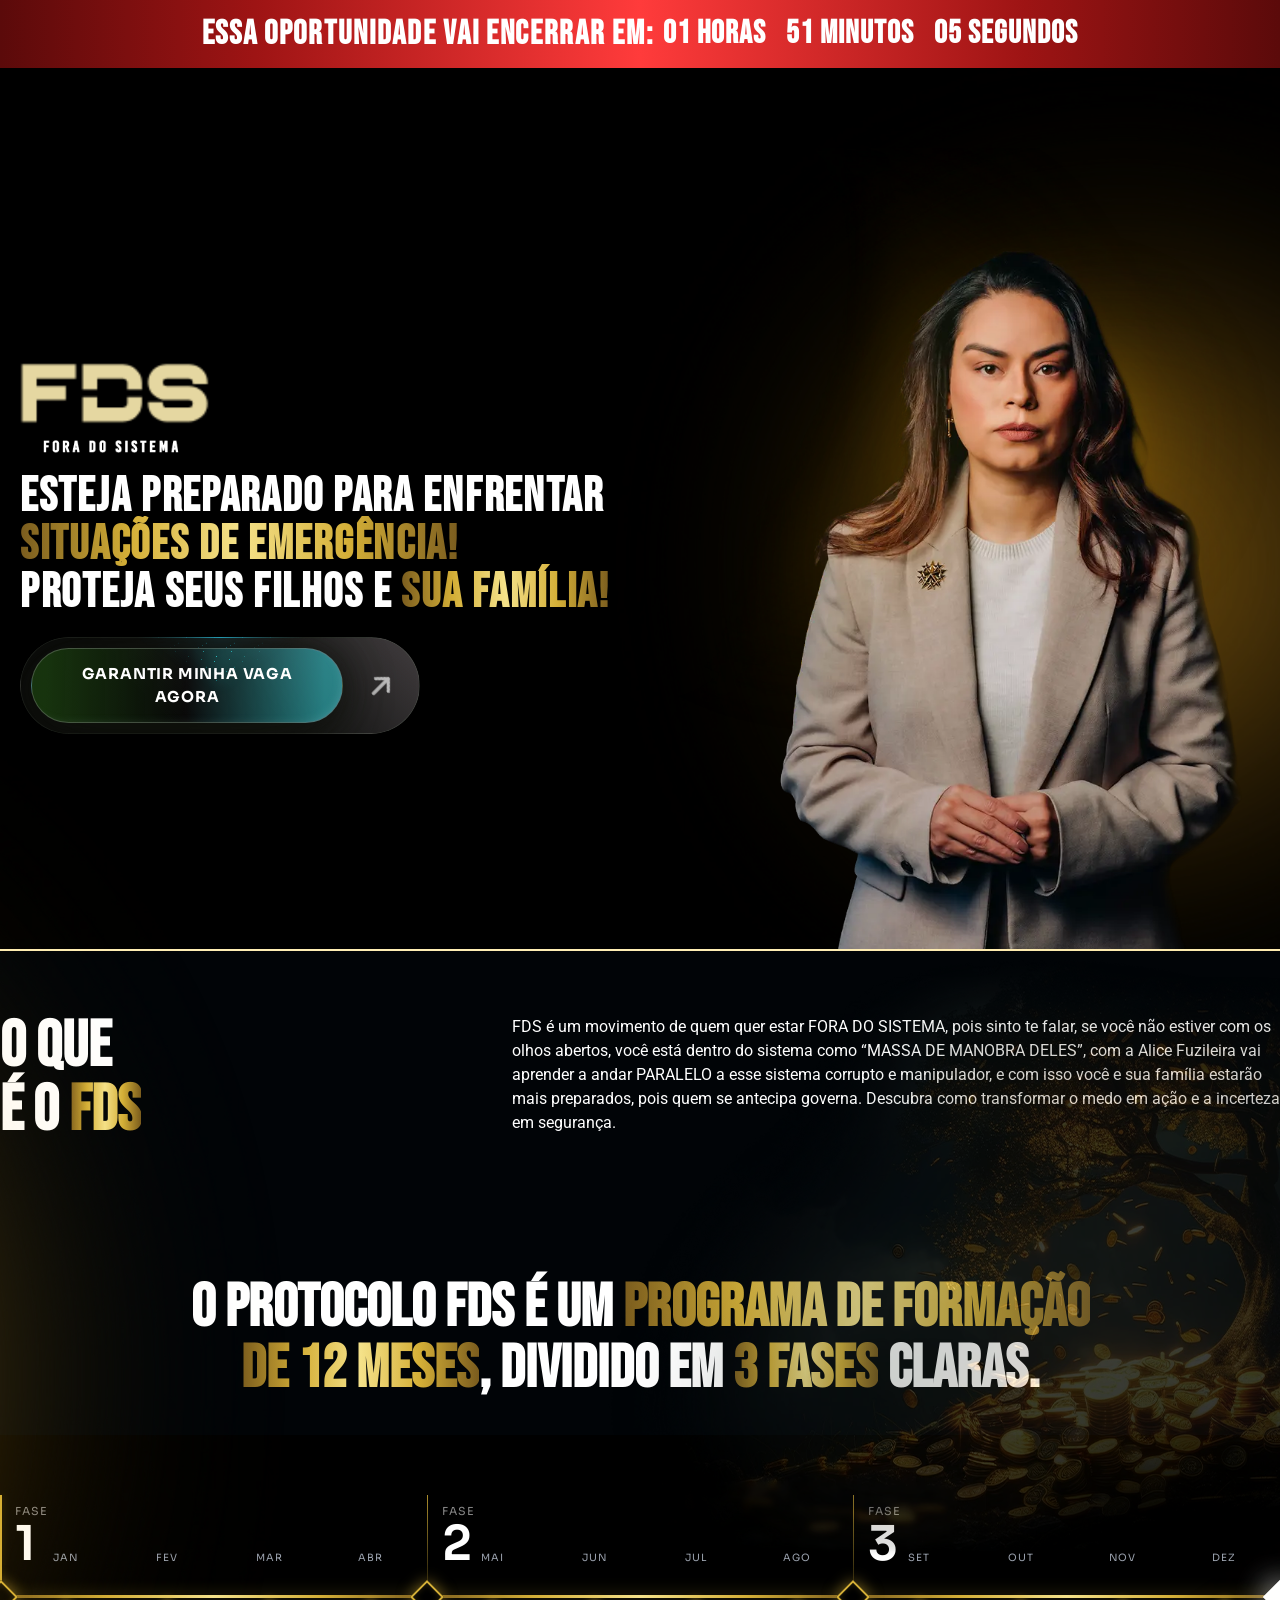
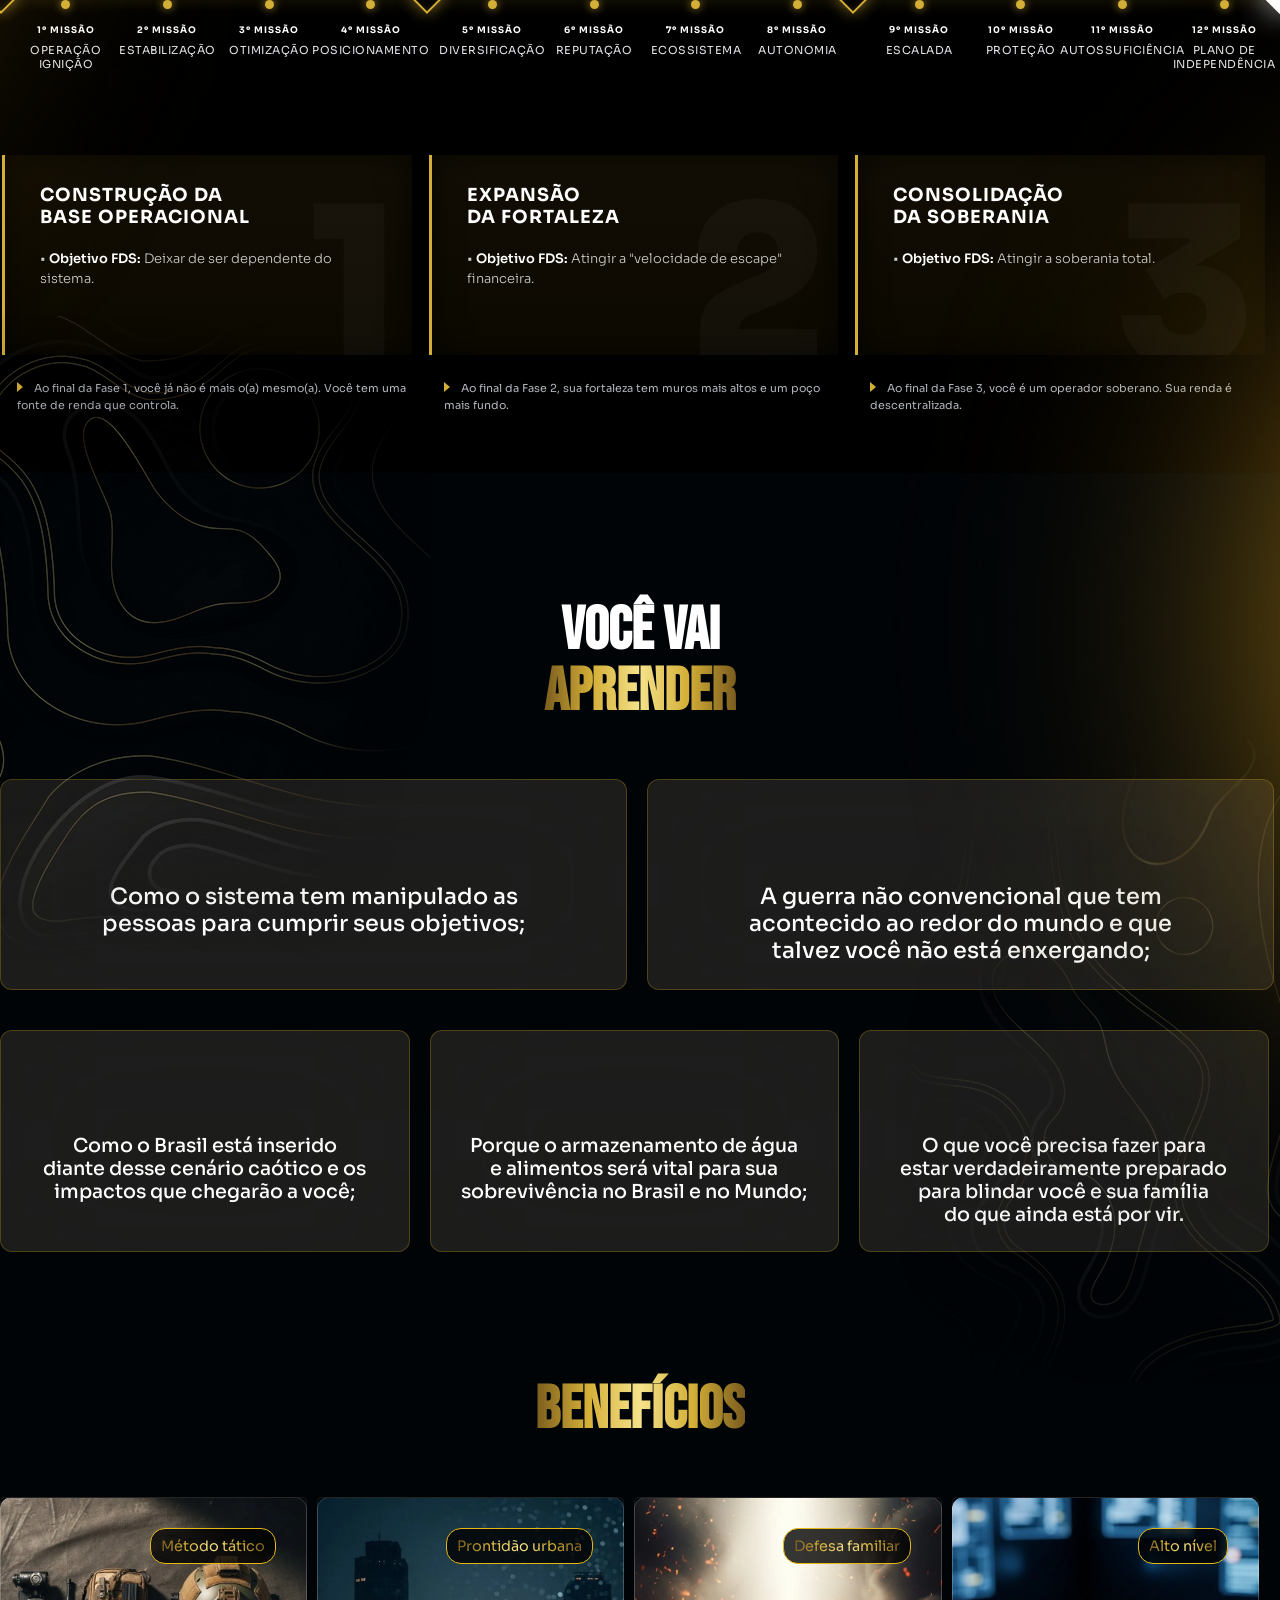
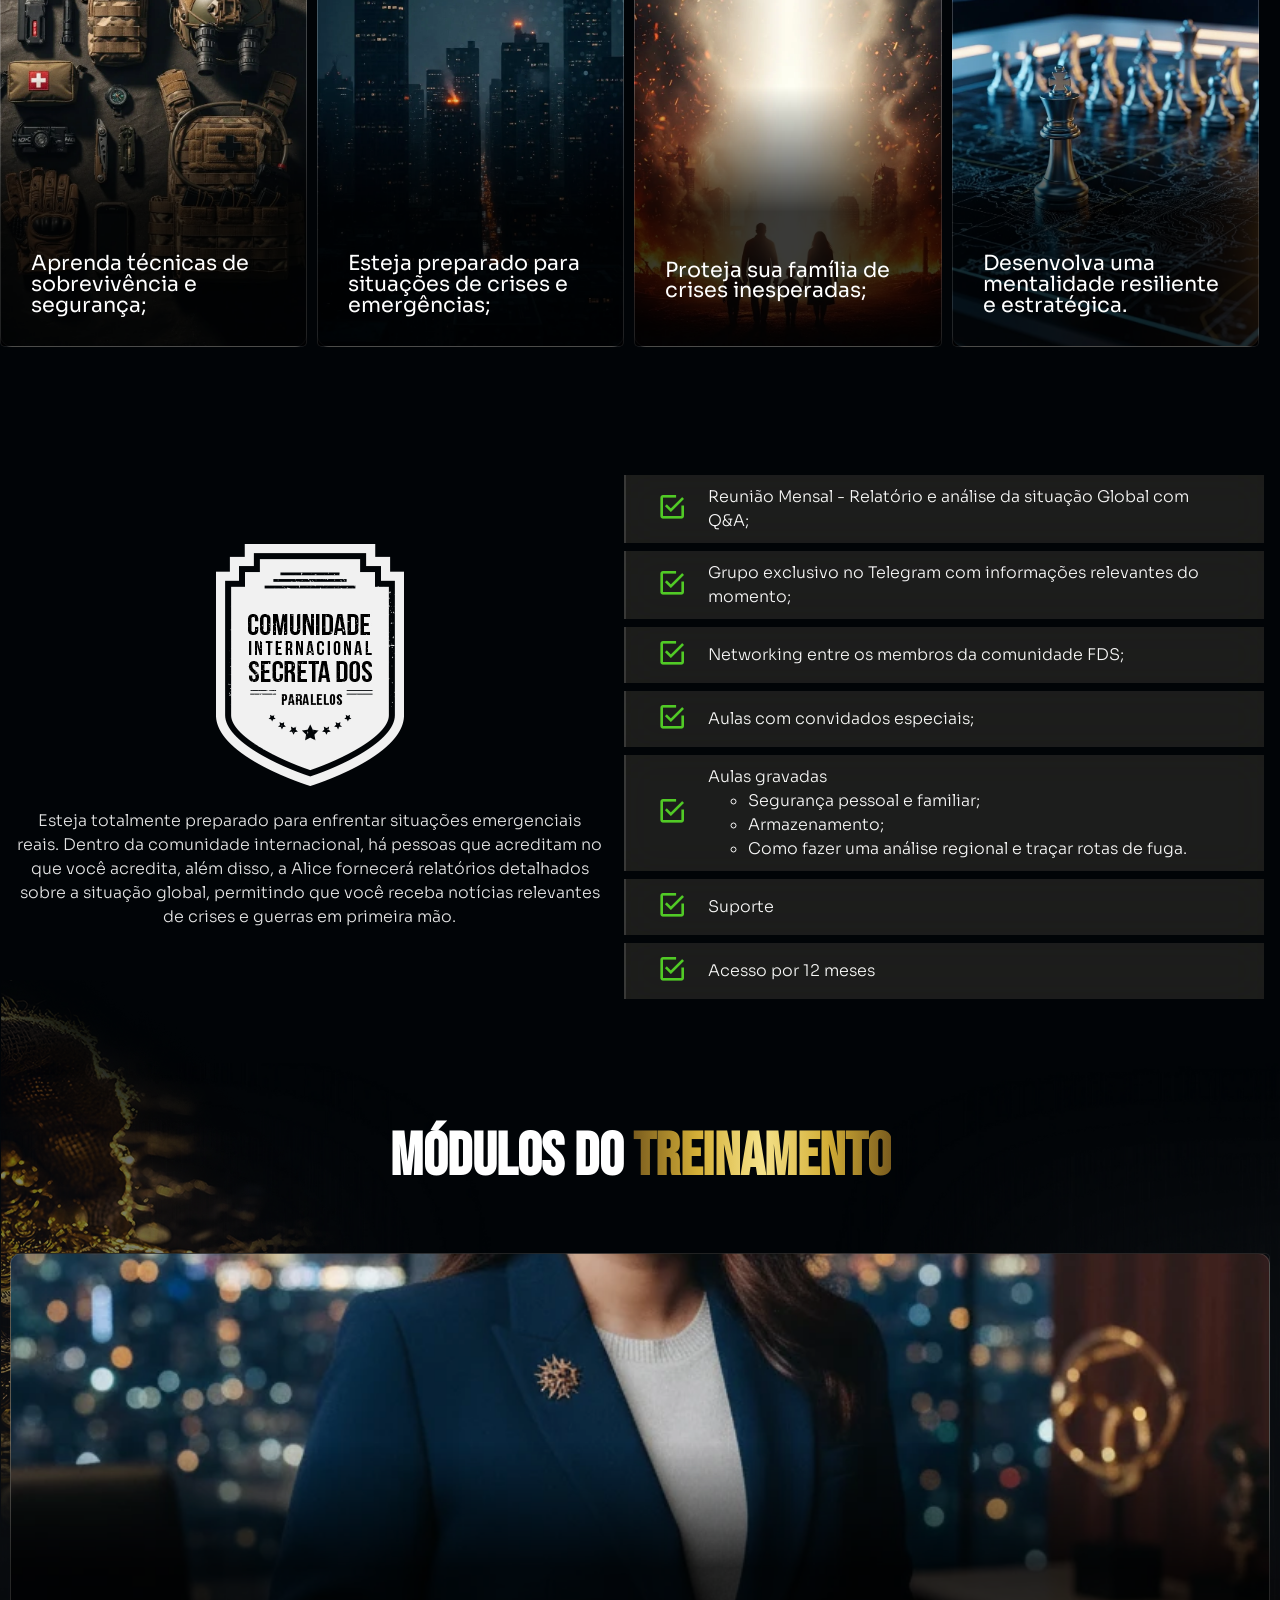
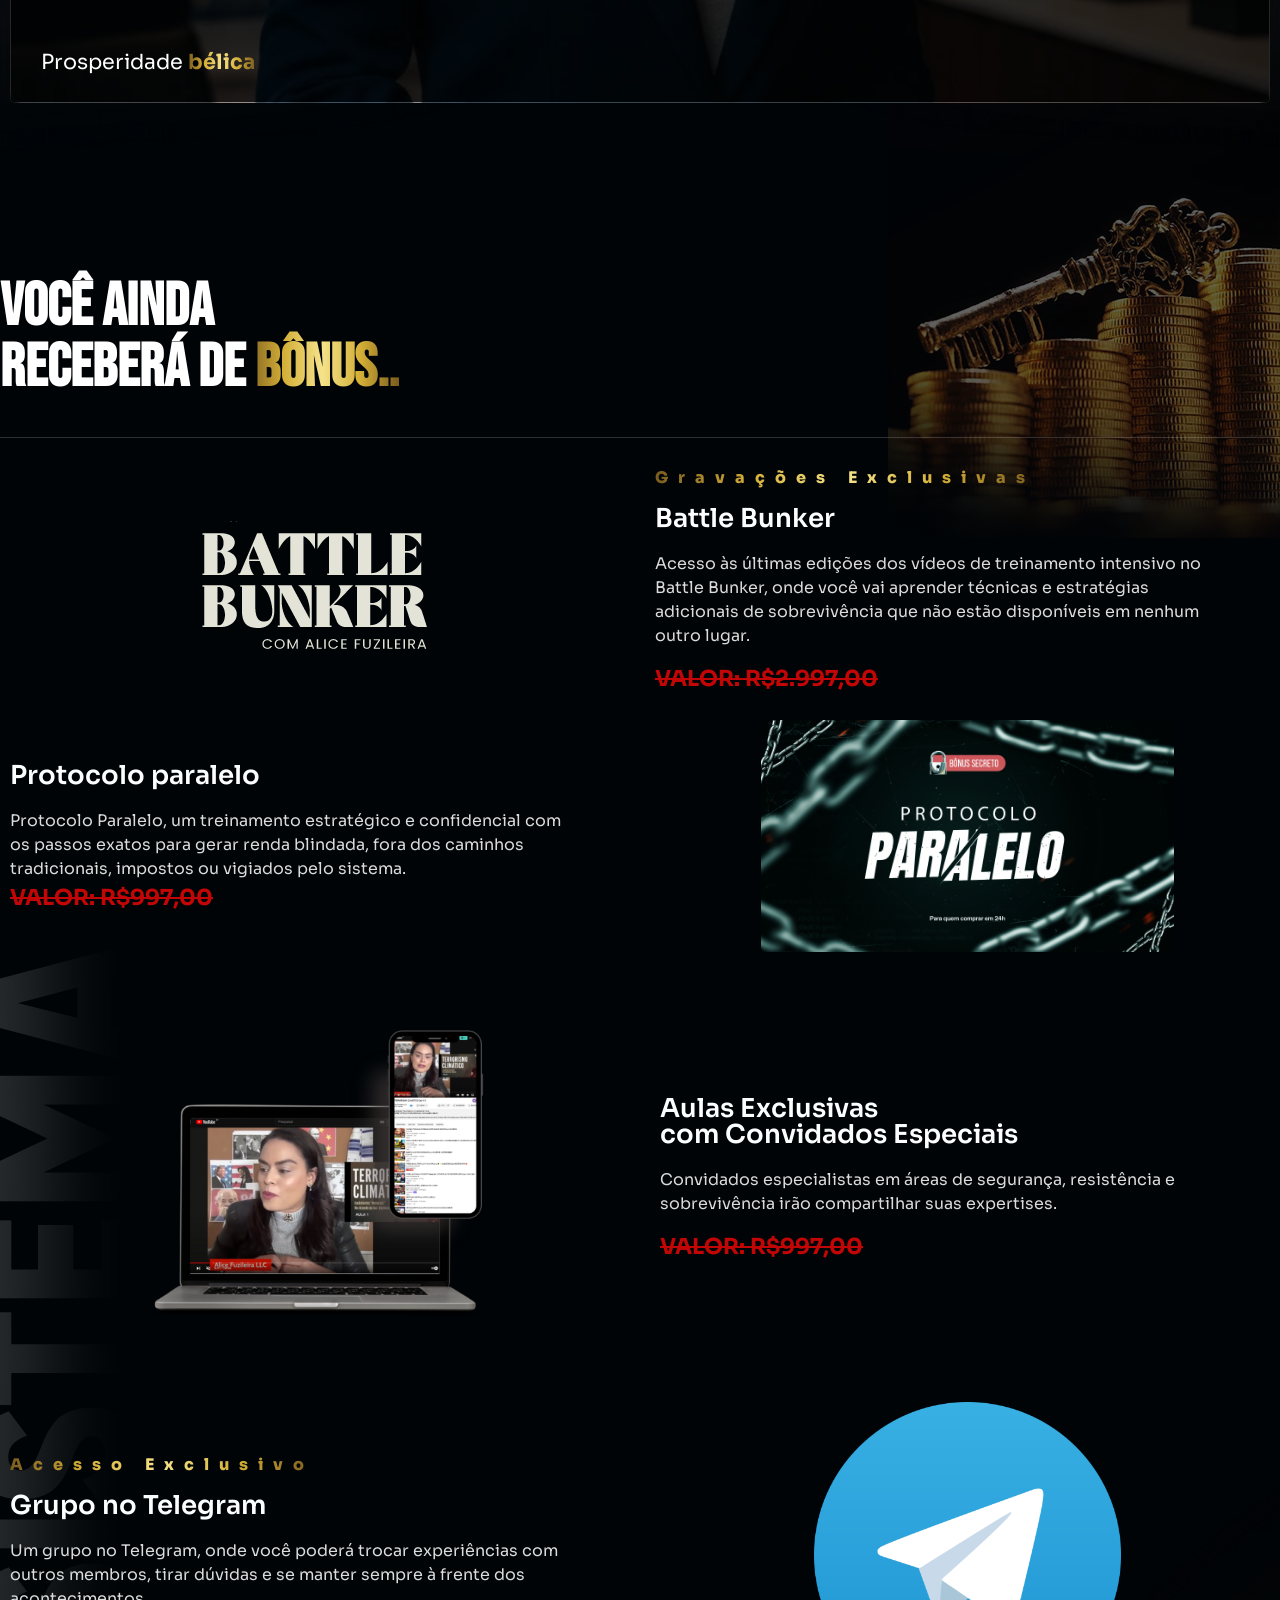
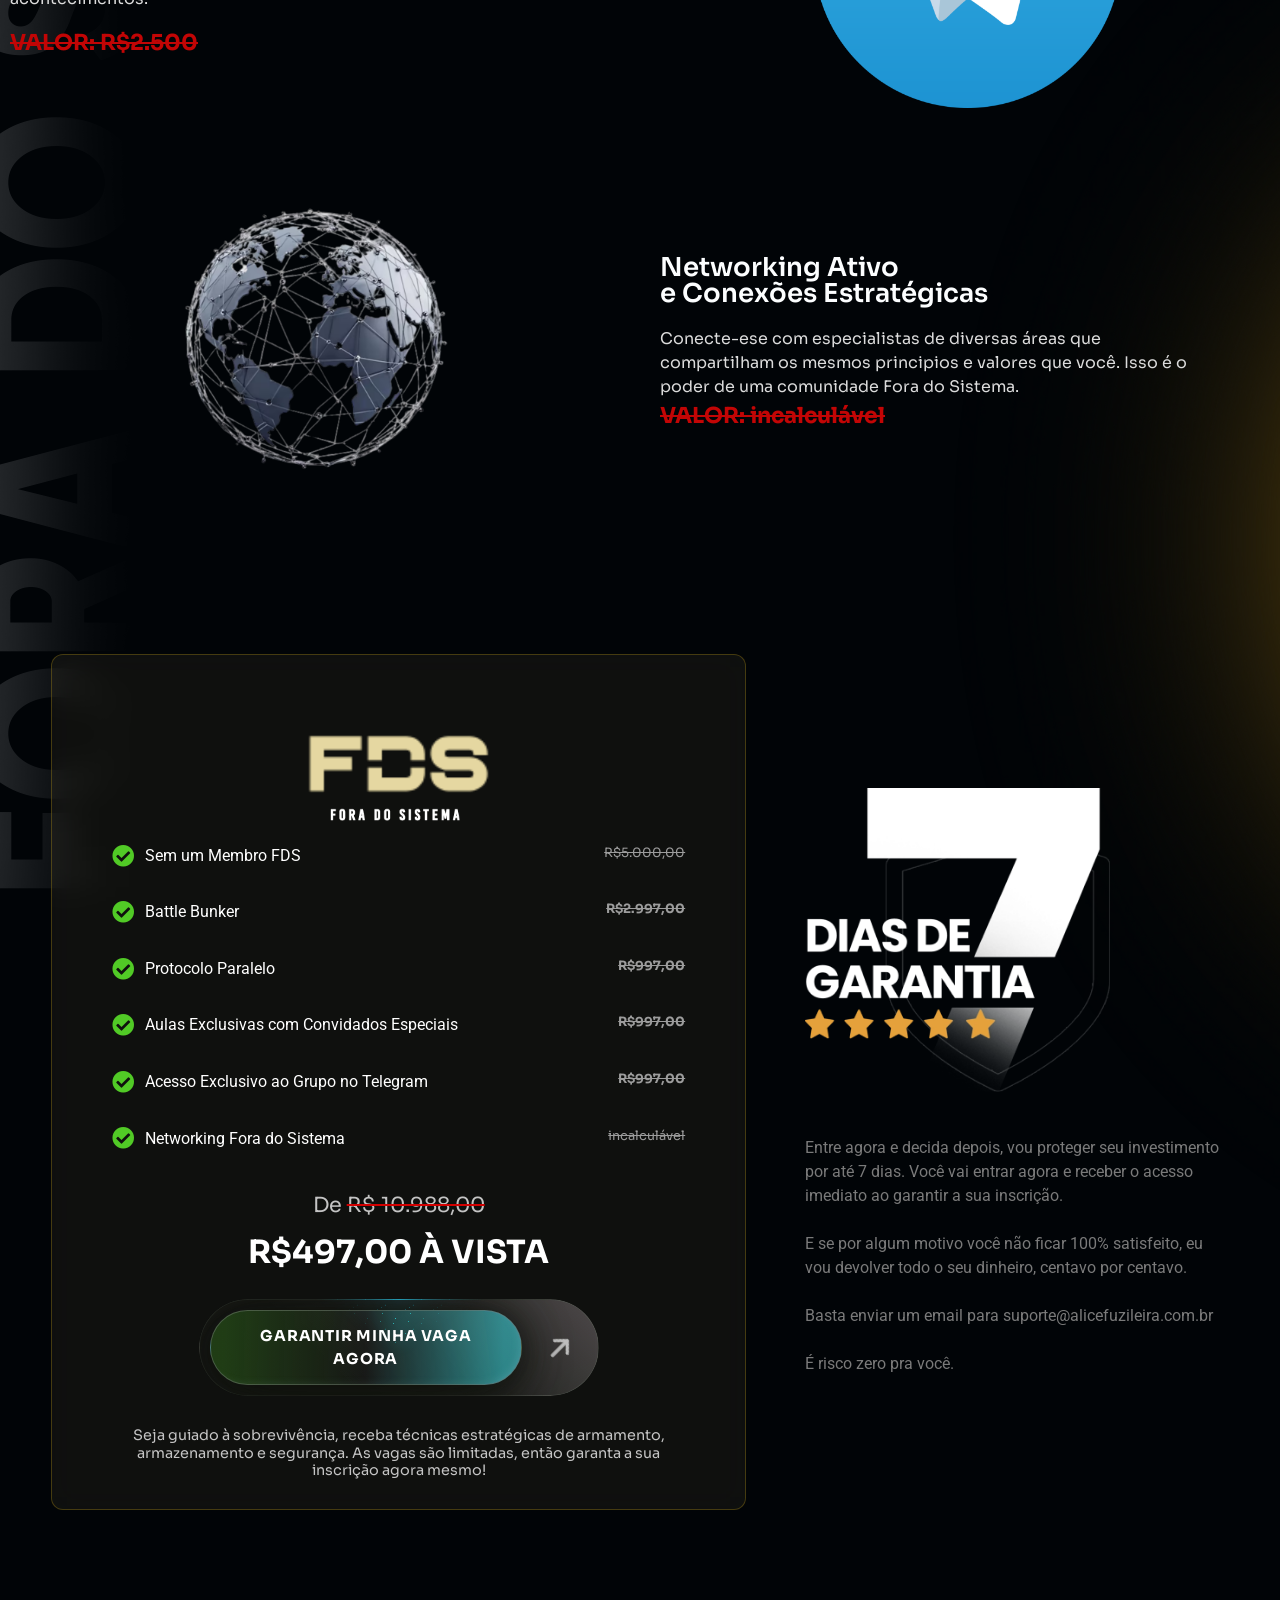
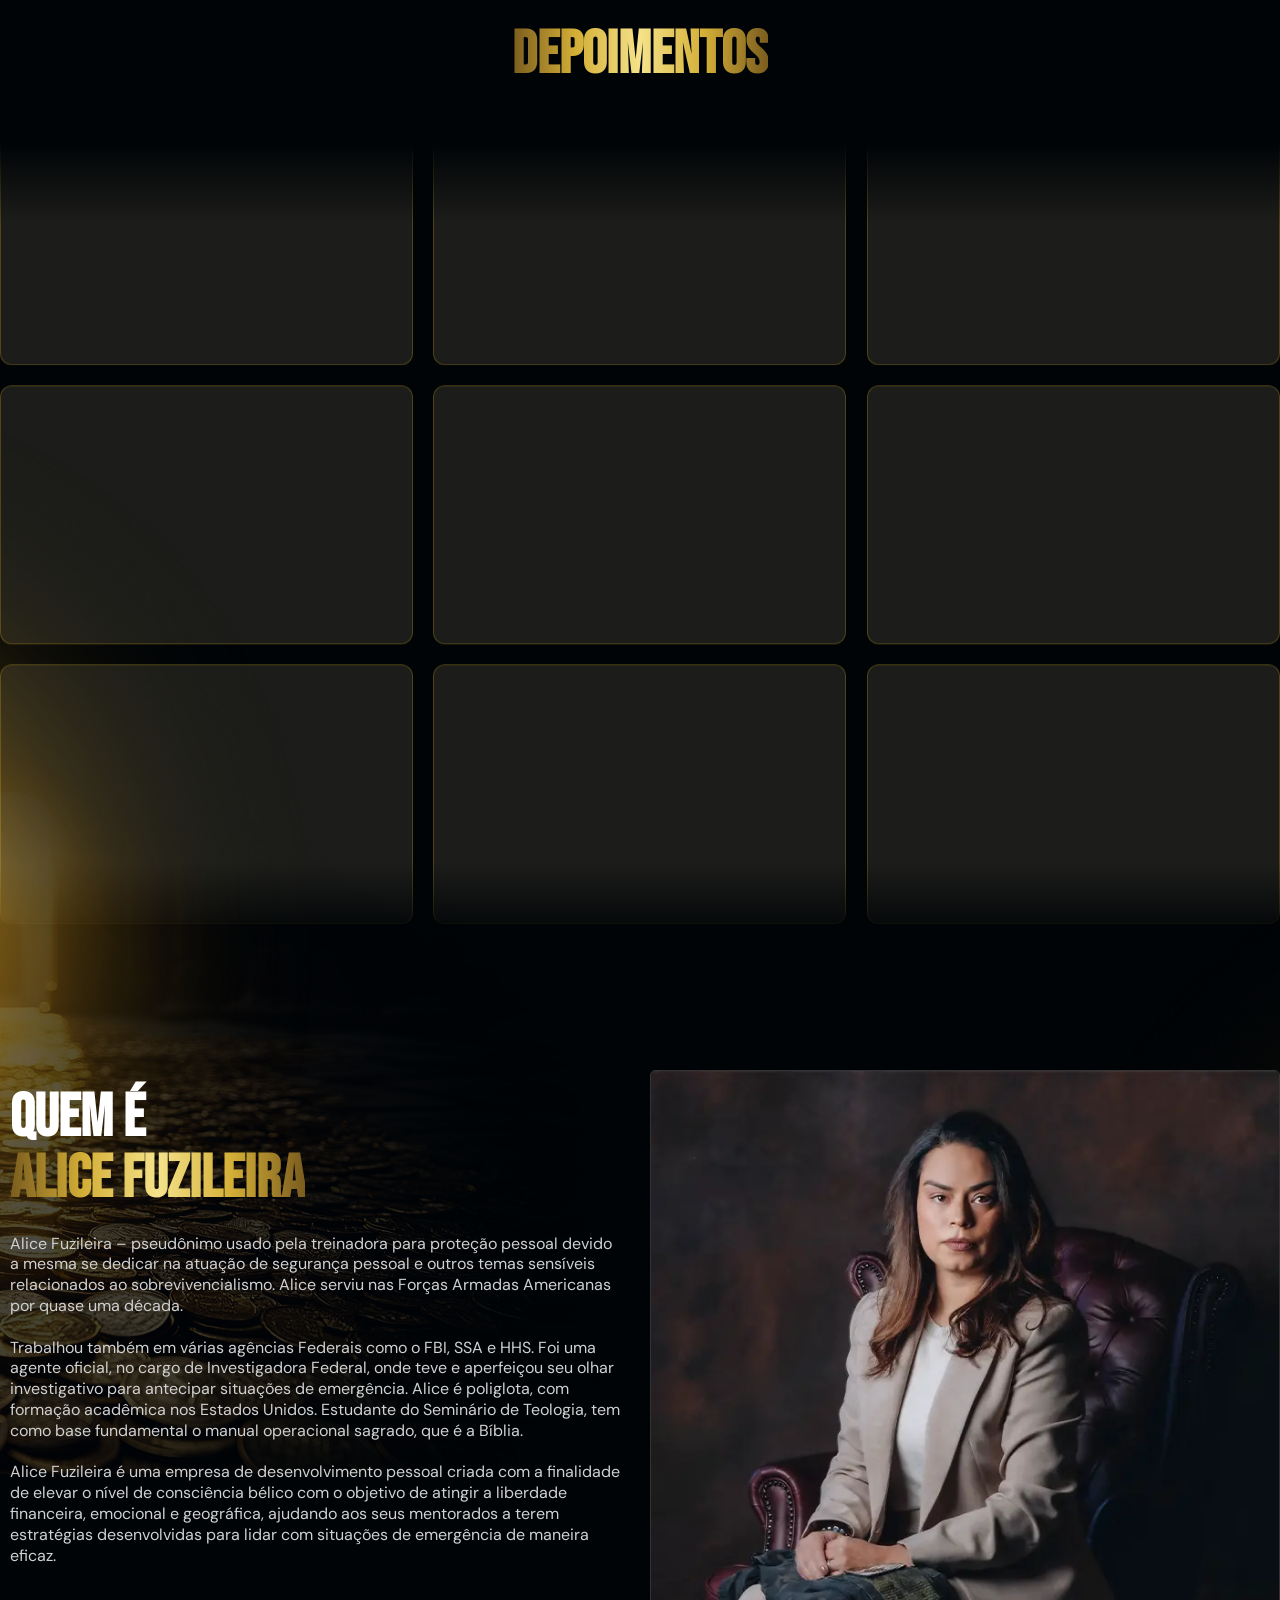
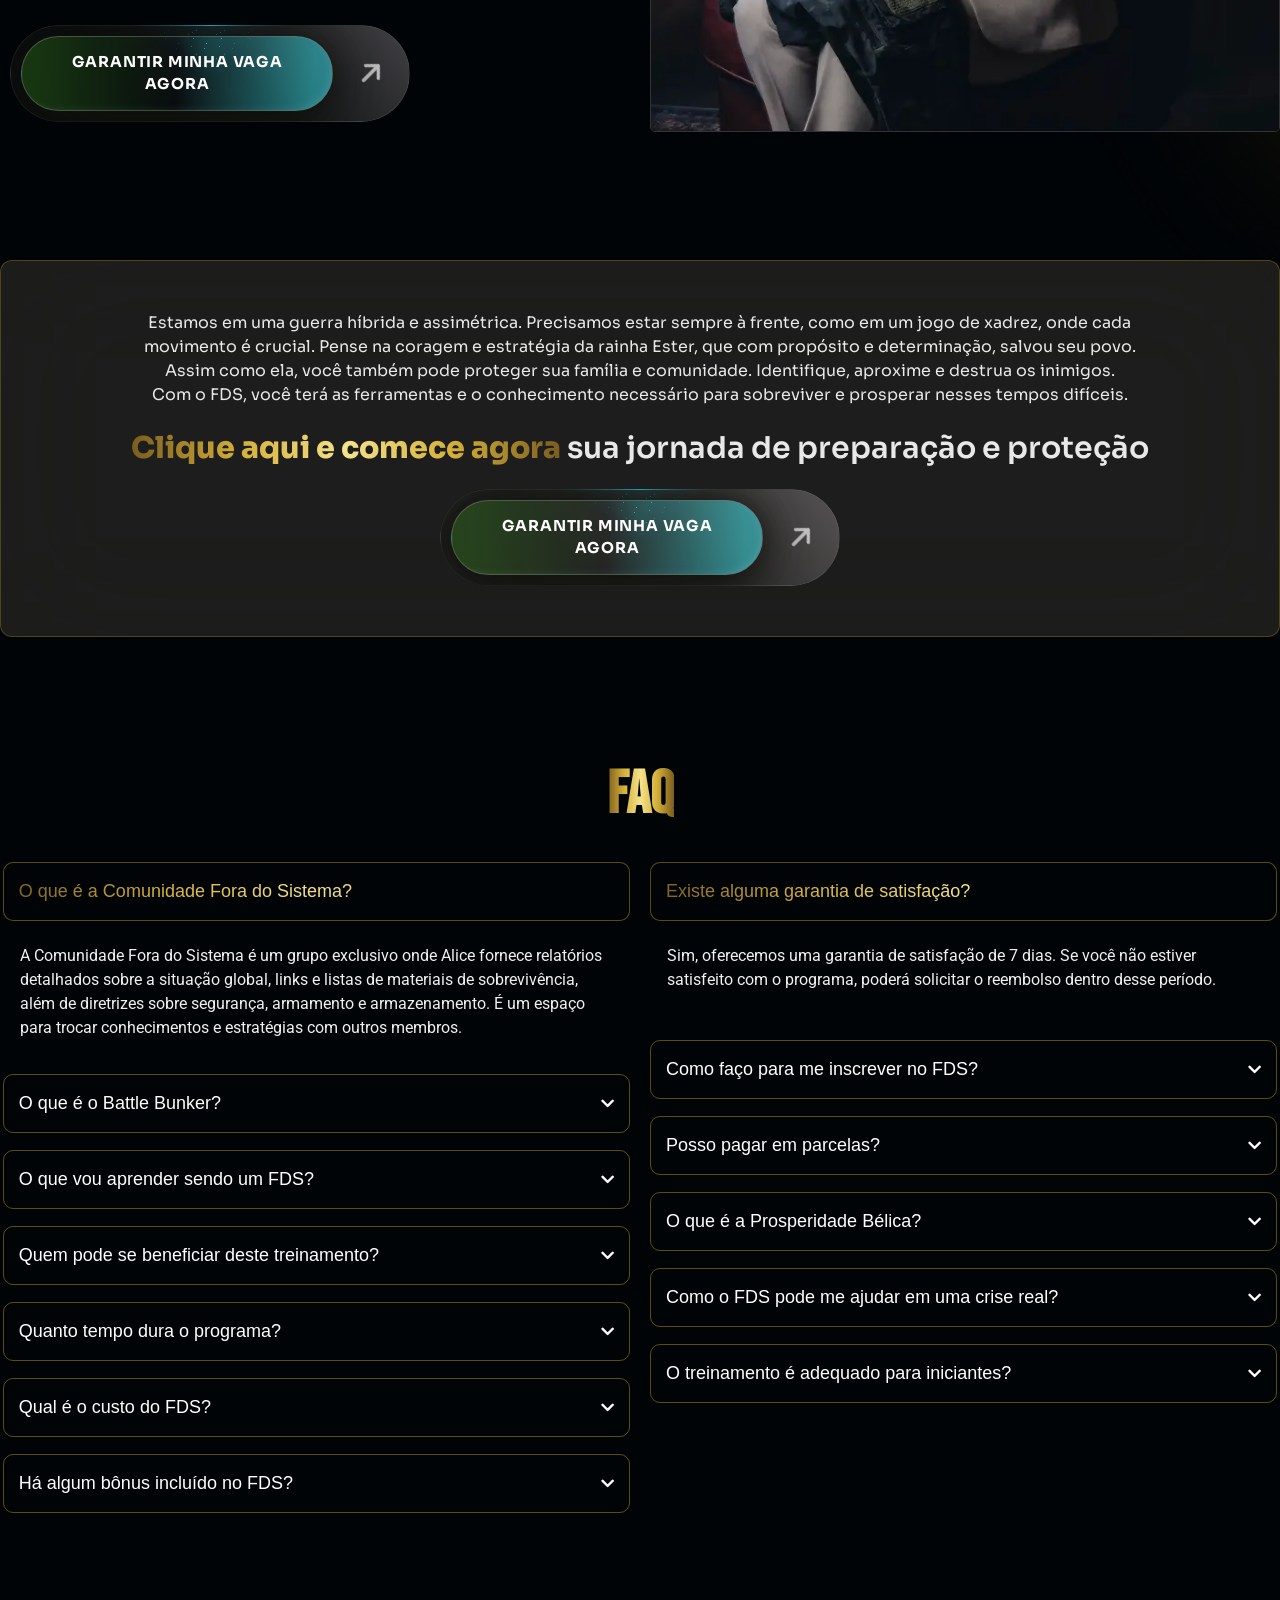
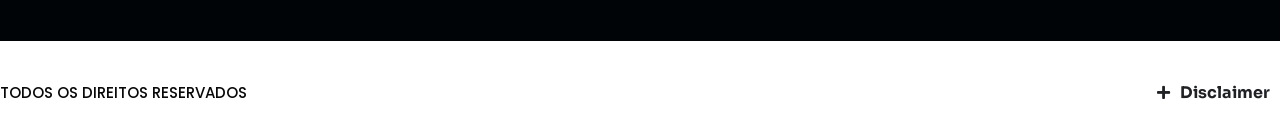
<file: index.html>
<!DOCTYPE html>
<html lang="pt-BR">
<head>
	<meta charset="UTF-8">
		<meta name='robots' content='index, follow, max-image-preview:large, max-snippet:-1, max-video-preview:-1' />

	<!-- This site is optimized with the Yoast SEO plugin v27.4 - https://yoast.com/product/yoast-seo-wordpress/ -->
	<title>FDS - Torne-se um Fora do Sistema [hoje] - Alice Fuzileira</title>
	<link rel="canonical" href="index.html" />
	<meta property="og:locale" content="pt_BR" />
	<meta property="og:type" content="website" />
	<meta property="og:title" content="FDS - Torne-se um Fora do Sistema [hoje] - Alice Fuzileira" />
	<meta property="og:description" content="ESSA OPORTUNIDADE VAI ENCERRAR EM: 00 Horas 00 Minutos 00 Segundos Esteja preparado para enfrentar situações de emergência! Proteja seus filhos e sua família! GARANTIR MINHA VAGA AGORA O QUE É O FDS FDS é um movimento de quem quer estar FORA DO SISTEMA, pois sinto te falar, se você não estiver com os olhos [&hellip;]" />
	<meta property="og:url" content="https://alicefuzileira.com.br/" />
	<meta property="og:site_name" content="Alice Fuzileira" />
	<meta property="article:modified_time" content="2026-02-12T15:56:17+00:00" />
	<meta property="og:image" content="https://alicefuzileira.com.br/wp-content/uploads/2024/06/fora-do-sistema-1.png" />
	<meta property="og:image:width" content="263" />
	<meta property="og:image:height" content="125" />
	<meta property="og:image:type" content="image/png" />
	<meta name="twitter:card" content="summary_large_image" />
	<script type="application/ld+json" class="yoast-schema-graph">{"@context":"https:\/\/schema.org","@graph":[{"@type":"WebPage","@id":"https:\/\/alicefuzileira.com.br\/","url":"https:\/\/alicefuzileira.com.br\/","name":"FDS - Torne-se um Fora do Sistema [hoje] - Alice Fuzileira","isPartOf":{"@id":"https:\/\/alicefuzileira.com.br\/#website"},"primaryImageOfPage":{"@id":"https:\/\/alicefuzileira.com.br\/#primaryimage"},"image":{"@id":"https:\/\/alicefuzileira.com.br\/#primaryimage"},"thumbnailUrl":"https:\/\/alicefuzileira.com.br\/wp-content\/uploads\/2024\/06\/fora-do-sistema-1.png","datePublished":"2026-02-12T15:48:10+00:00","dateModified":"2026-02-12T15:56:17+00:00","breadcrumb":{"@id":"https:\/\/alicefuzileira.com.br\/#breadcrumb"},"inLanguage":"pt-BR","potentialAction":[{"@type":"ReadAction","target":["https:\/\/alicefuzileira.com.br\/"]}]},{"@type":"ImageObject","inLanguage":"pt-BR","@id":"https:\/\/alicefuzileira.com.br\/#primaryimage","url":"https:\/\/alicefuzileira.com.br\/wp-content\/uploads\/2024\/06\/fora-do-sistema-1.png","contentUrl":"https:\/\/alicefuzileira.com.br\/wp-content\/uploads\/2024\/06\/fora-do-sistema-1.png","width":263,"height":125},{"@type":"BreadcrumbList","@id":"https:\/\/alicefuzileira.com.br\/#breadcrumb","itemListElement":[{"@type":"ListItem","position":1,"name":"Início"}]},{"@type":"WebSite","@id":"https:\/\/alicefuzileira.com.br\/#website","url":"https:\/\/alicefuzileira.com.br\/","name":"Alice Fuzileira","description":"","potentialAction":[{"@type":"SearchAction","target":{"@type":"EntryPoint","urlTemplate":"https:\/\/alicefuzileira.com.br\/?s={search_term_string}"},"query-input":{"@type":"PropertyValueSpecification","valueRequired":true,"valueName":"search_term_string"}}],"inLanguage":"pt-BR"}]}</script>
	<!-- / Yoast SEO plugin. -->


<link rel="alternate" type="application/rss+xml" title="Feed para Alice Fuzileira &raquo;" href="feed/index.html" />
<link rel="alternate" type="application/rss+xml" title="Feed de comentários para Alice Fuzileira &raquo;" href="comments/feed/index.html" />
<link rel="alternate" title="oEmbed (JSON)" type="application/json+oembed" href="wp-json/oembed/1.0/embed@url=https%253A%252F%252Falicefuzileira.com.br%252F" />
<link rel="alternate" title="oEmbed (XML)" type="text/xml+oembed" href="wp-json/oembed/1.0/embed@url=https%253A%252F%252Falicefuzileira.com.br%252F&amp;format=xml" />
<style id='wp-img-auto-sizes-contain-inline-css'>
img:is([sizes=auto i],[sizes^="auto," i]){contain-intrinsic-size:3000px 1500px}
/*# sourceURL=wp-img-auto-sizes-contain-inline-css */
</style>
<style id='wp-emoji-styles-inline-css'>

	img.wp-smiley, img.emoji {
		display: inline !important;
		border: none !important;
		box-shadow: none !important;
		height: 1em !important;
		width: 1em !important;
		margin: 0 0.07em !important;
		vertical-align: -0.1em !important;
		background: none !important;
		padding: 0 !important;
	}
/*# sourceURL=wp-emoji-styles-inline-css */
</style>
<style id='global-styles-inline-css'>
:root{--wp--preset--aspect-ratio--square: 1;--wp--preset--aspect-ratio--4-3: 4/3;--wp--preset--aspect-ratio--3-4: 3/4;--wp--preset--aspect-ratio--3-2: 3/2;--wp--preset--aspect-ratio--2-3: 2/3;--wp--preset--aspect-ratio--16-9: 16/9;--wp--preset--aspect-ratio--9-16: 9/16;--wp--preset--color--black: #000000;--wp--preset--color--cyan-bluish-gray: #abb8c3;--wp--preset--color--white: #ffffff;--wp--preset--color--pale-pink: #f78da7;--wp--preset--color--vivid-red: #cf2e2e;--wp--preset--color--luminous-vivid-orange: #ff6900;--wp--preset--color--luminous-vivid-amber: #fcb900;--wp--preset--color--light-green-cyan: #7bdcb5;--wp--preset--color--vivid-green-cyan: #00d084;--wp--preset--color--pale-cyan-blue: #8ed1fc;--wp--preset--color--vivid-cyan-blue: #0693e3;--wp--preset--color--vivid-purple: #9b51e0;--wp--preset--gradient--vivid-cyan-blue-to-vivid-purple: linear-gradient(135deg,rgb(6,147,227) 0%,rgb(155,81,224) 100%);--wp--preset--gradient--light-green-cyan-to-vivid-green-cyan: linear-gradient(135deg,rgb(122,220,180) 0%,rgb(0,208,130) 100%);--wp--preset--gradient--luminous-vivid-amber-to-luminous-vivid-orange: linear-gradient(135deg,rgb(252,185,0) 0%,rgb(255,105,0) 100%);--wp--preset--gradient--luminous-vivid-orange-to-vivid-red: linear-gradient(135deg,rgb(255,105,0) 0%,rgb(207,46,46) 100%);--wp--preset--gradient--very-light-gray-to-cyan-bluish-gray: linear-gradient(135deg,rgb(238,238,238) 0%,rgb(169,184,195) 100%);--wp--preset--gradient--cool-to-warm-spectrum: linear-gradient(135deg,rgb(74,234,220) 0%,rgb(151,120,209) 20%,rgb(207,42,186) 40%,rgb(238,44,130) 60%,rgb(251,105,98) 80%,rgb(254,248,76) 100%);--wp--preset--gradient--blush-light-purple: linear-gradient(135deg,rgb(255,206,236) 0%,rgb(152,150,240) 100%);--wp--preset--gradient--blush-bordeaux: linear-gradient(135deg,rgb(254,205,165) 0%,rgb(254,45,45) 50%,rgb(107,0,62) 100%);--wp--preset--gradient--luminous-dusk: linear-gradient(135deg,rgb(255,203,112) 0%,rgb(199,81,192) 50%,rgb(65,88,208) 100%);--wp--preset--gradient--pale-ocean: linear-gradient(135deg,rgb(255,245,203) 0%,rgb(182,227,212) 50%,rgb(51,167,181) 100%);--wp--preset--gradient--electric-grass: linear-gradient(135deg,rgb(202,248,128) 0%,rgb(113,206,126) 100%);--wp--preset--gradient--midnight: linear-gradient(135deg,rgb(2,3,129) 0%,rgb(40,116,252) 100%);--wp--preset--font-size--small: 13px;--wp--preset--font-size--medium: 20px;--wp--preset--font-size--large: 36px;--wp--preset--font-size--x-large: 42px;--wp--preset--spacing--20: 0.44rem;--wp--preset--spacing--30: 0.67rem;--wp--preset--spacing--40: 1rem;--wp--preset--spacing--50: 1.5rem;--wp--preset--spacing--60: 2.25rem;--wp--preset--spacing--70: 3.38rem;--wp--preset--spacing--80: 5.06rem;--wp--preset--shadow--natural: 6px 6px 9px rgba(0, 0, 0, 0.2);--wp--preset--shadow--deep: 12px 12px 50px rgba(0, 0, 0, 0.4);--wp--preset--shadow--sharp: 6px 6px 0px rgba(0, 0, 0, 0.2);--wp--preset--shadow--outlined: 6px 6px 0px -3px rgb(255, 255, 255), 6px 6px rgb(0, 0, 0);--wp--preset--shadow--crisp: 6px 6px 0px rgb(0, 0, 0);}:root { --wp--style--global--content-size: 800px;--wp--style--global--wide-size: 1200px; }:where(body) { margin: 0; }.wp-site-blocks > .alignleft { float: left; margin-right: 2em; }.wp-site-blocks > .alignright { float: right; margin-left: 2em; }.wp-site-blocks > .aligncenter { justify-content: center; margin-left: auto; margin-right: auto; }:where(.wp-site-blocks) > * { margin-block-start: 24px; margin-block-end: 0; }:where(.wp-site-blocks) > :first-child { margin-block-start: 0; }:where(.wp-site-blocks) > :last-child { margin-block-end: 0; }:root { --wp--style--block-gap: 24px; }:root :where(.is-layout-flow) > :first-child{margin-block-start: 0;}:root :where(.is-layout-flow) > :last-child{margin-block-end: 0;}:root :where(.is-layout-flow) > *{margin-block-start: 24px;margin-block-end: 0;}:root :where(.is-layout-constrained) > :first-child{margin-block-start: 0;}:root :where(.is-layout-constrained) > :last-child{margin-block-end: 0;}:root :where(.is-layout-constrained) > *{margin-block-start: 24px;margin-block-end: 0;}:root :where(.is-layout-flex){gap: 24px;}:root :where(.is-layout-grid){gap: 24px;}.is-layout-flow > .alignleft{float: left;margin-inline-start: 0;margin-inline-end: 2em;}.is-layout-flow > .alignright{float: right;margin-inline-start: 2em;margin-inline-end: 0;}.is-layout-flow > .aligncenter{margin-left: auto !important;margin-right: auto !important;}.is-layout-constrained > .alignleft{float: left;margin-inline-start: 0;margin-inline-end: 2em;}.is-layout-constrained > .alignright{float: right;margin-inline-start: 2em;margin-inline-end: 0;}.is-layout-constrained > .aligncenter{margin-left: auto !important;margin-right: auto !important;}.is-layout-constrained > :where(:not(.alignleft):not(.alignright):not(.alignfull)){max-width: var(--wp--style--global--content-size);margin-left: auto !important;margin-right: auto !important;}.is-layout-constrained > .alignwide{max-width: var(--wp--style--global--wide-size);}body .is-layout-flex{display: flex;}.is-layout-flex{flex-wrap: wrap;align-items: center;}.is-layout-flex > :is(*, div){margin: 0;}body .is-layout-grid{display: grid;}.is-layout-grid > :is(*, div){margin: 0;}body{padding-top: 0px;padding-right: 0px;padding-bottom: 0px;padding-left: 0px;}a:where(:not(.wp-element-button)){text-decoration: underline;}:root :where(.wp-element-button, .wp-block-button__link){background-color: #32373c;border-width: 0;color: #fff;font-family: inherit;font-size: inherit;font-style: inherit;font-weight: inherit;letter-spacing: inherit;line-height: inherit;padding-top: calc(0.667em + 2px);padding-right: calc(1.333em + 2px);padding-bottom: calc(0.667em + 2px);padding-left: calc(1.333em + 2px);text-decoration: none;text-transform: inherit;}.has-black-color{color: var(--wp--preset--color--black) !important;}.has-cyan-bluish-gray-color{color: var(--wp--preset--color--cyan-bluish-gray) !important;}.has-white-color{color: var(--wp--preset--color--white) !important;}.has-pale-pink-color{color: var(--wp--preset--color--pale-pink) !important;}.has-vivid-red-color{color: var(--wp--preset--color--vivid-red) !important;}.has-luminous-vivid-orange-color{color: var(--wp--preset--color--luminous-vivid-orange) !important;}.has-luminous-vivid-amber-color{color: var(--wp--preset--color--luminous-vivid-amber) !important;}.has-light-green-cyan-color{color: var(--wp--preset--color--light-green-cyan) !important;}.has-vivid-green-cyan-color{color: var(--wp--preset--color--vivid-green-cyan) !important;}.has-pale-cyan-blue-color{color: var(--wp--preset--color--pale-cyan-blue) !important;}.has-vivid-cyan-blue-color{color: var(--wp--preset--color--vivid-cyan-blue) !important;}.has-vivid-purple-color{color: var(--wp--preset--color--vivid-purple) !important;}.has-black-background-color{background-color: var(--wp--preset--color--black) !important;}.has-cyan-bluish-gray-background-color{background-color: var(--wp--preset--color--cyan-bluish-gray) !important;}.has-white-background-color{background-color: var(--wp--preset--color--white) !important;}.has-pale-pink-background-color{background-color: var(--wp--preset--color--pale-pink) !important;}.has-vivid-red-background-color{background-color: var(--wp--preset--color--vivid-red) !important;}.has-luminous-vivid-orange-background-color{background-color: var(--wp--preset--color--luminous-vivid-orange) !important;}.has-luminous-vivid-amber-background-color{background-color: var(--wp--preset--color--luminous-vivid-amber) !important;}.has-light-green-cyan-background-color{background-color: var(--wp--preset--color--light-green-cyan) !important;}.has-vivid-green-cyan-background-color{background-color: var(--wp--preset--color--vivid-green-cyan) !important;}.has-pale-cyan-blue-background-color{background-color: var(--wp--preset--color--pale-cyan-blue) !important;}.has-vivid-cyan-blue-background-color{background-color: var(--wp--preset--color--vivid-cyan-blue) !important;}.has-vivid-purple-background-color{background-color: var(--wp--preset--color--vivid-purple) !important;}.has-black-border-color{border-color: var(--wp--preset--color--black) !important;}.has-cyan-bluish-gray-border-color{border-color: var(--wp--preset--color--cyan-bluish-gray) !important;}.has-white-border-color{border-color: var(--wp--preset--color--white) !important;}.has-pale-pink-border-color{border-color: var(--wp--preset--color--pale-pink) !important;}.has-vivid-red-border-color{border-color: var(--wp--preset--color--vivid-red) !important;}.has-luminous-vivid-orange-border-color{border-color: var(--wp--preset--color--luminous-vivid-orange) !important;}.has-luminous-vivid-amber-border-color{border-color: var(--wp--preset--color--luminous-vivid-amber) !important;}.has-light-green-cyan-border-color{border-color: var(--wp--preset--color--light-green-cyan) !important;}.has-vivid-green-cyan-border-color{border-color: var(--wp--preset--color--vivid-green-cyan) !important;}.has-pale-cyan-blue-border-color{border-color: var(--wp--preset--color--pale-cyan-blue) !important;}.has-vivid-cyan-blue-border-color{border-color: var(--wp--preset--color--vivid-cyan-blue) !important;}.has-vivid-purple-border-color{border-color: var(--wp--preset--color--vivid-purple) !important;}.has-vivid-cyan-blue-to-vivid-purple-gradient-background{background: var(--wp--preset--gradient--vivid-cyan-blue-to-vivid-purple) !important;}.has-light-green-cyan-to-vivid-green-cyan-gradient-background{background: var(--wp--preset--gradient--light-green-cyan-to-vivid-green-cyan) !important;}.has-luminous-vivid-amber-to-luminous-vivid-orange-gradient-background{background: var(--wp--preset--gradient--luminous-vivid-amber-to-luminous-vivid-orange) !important;}.has-luminous-vivid-orange-to-vivid-red-gradient-background{background: var(--wp--preset--gradient--luminous-vivid-orange-to-vivid-red) !important;}.has-very-light-gray-to-cyan-bluish-gray-gradient-background{background: var(--wp--preset--gradient--very-light-gray-to-cyan-bluish-gray) !important;}.has-cool-to-warm-spectrum-gradient-background{background: var(--wp--preset--gradient--cool-to-warm-spectrum) !important;}.has-blush-light-purple-gradient-background{background: var(--wp--preset--gradient--blush-light-purple) !important;}.has-blush-bordeaux-gradient-background{background: var(--wp--preset--gradient--blush-bordeaux) !important;}.has-luminous-dusk-gradient-background{background: var(--wp--preset--gradient--luminous-dusk) !important;}.has-pale-ocean-gradient-background{background: var(--wp--preset--gradient--pale-ocean) !important;}.has-electric-grass-gradient-background{background: var(--wp--preset--gradient--electric-grass) !important;}.has-midnight-gradient-background{background: var(--wp--preset--gradient--midnight) !important;}.has-small-font-size{font-size: var(--wp--preset--font-size--small) !important;}.has-medium-font-size{font-size: var(--wp--preset--font-size--medium) !important;}.has-large-font-size{font-size: var(--wp--preset--font-size--large) !important;}.has-x-large-font-size{font-size: var(--wp--preset--font-size--x-large) !important;}
:root :where(.wp-block-pullquote){font-size: 1.5em;line-height: 1.6;}
/*# sourceURL=global-styles-inline-css */
</style>
<link rel='stylesheet' id='hello-elementor-css' href='wp-content/themes/hello-elementor/assets/css/reset.css@ver=3.4.7.css' media='all' />
<link rel='stylesheet' id='hello-elementor-theme-style-css' href='wp-content/themes/hello-elementor/assets/css/theme.css@ver=3.4.7.css' media='all' />
<link rel='stylesheet' id='hello-elementor-header-footer-css' href='wp-content/themes/hello-elementor/assets/css/header-footer.css@ver=3.4.7.css' media='all' />
<link rel='stylesheet' id='elementor-frontend-css' href='wp-content/plugins/elementor/assets/css/frontend.min.css@ver=4.0.2.css' media='all' />
<style id='elementor-frontend-inline-css'>
@-webkit-keyframes ha_fadeIn{0%{opacity:0}to{opacity:1}}@keyframes ha_fadeIn{0%{opacity:0}to{opacity:1}}@-webkit-keyframes ha_zoomIn{0%{opacity:0;-webkit-transform:scale3d(.3,.3,.3);transform:scale3d(.3,.3,.3)}50%{opacity:1}}@keyframes ha_zoomIn{0%{opacity:0;-webkit-transform:scale3d(.3,.3,.3);transform:scale3d(.3,.3,.3)}50%{opacity:1}}@-webkit-keyframes ha_rollIn{0%{opacity:0;-webkit-transform:translate3d(-100%,0,0) rotate3d(0,0,1,-120deg);transform:translate3d(-100%,0,0) rotate3d(0,0,1,-120deg)}to{opacity:1}}@keyframes ha_rollIn{0%{opacity:0;-webkit-transform:translate3d(-100%,0,0) rotate3d(0,0,1,-120deg);transform:translate3d(-100%,0,0) rotate3d(0,0,1,-120deg)}to{opacity:1}}@-webkit-keyframes ha_bounce{0%,20%,53%,to{-webkit-animation-timing-function:cubic-bezier(.215,.61,.355,1);animation-timing-function:cubic-bezier(.215,.61,.355,1)}40%,43%{-webkit-transform:translate3d(0,-30px,0) scaleY(1.1);transform:translate3d(0,-30px,0) scaleY(1.1);-webkit-animation-timing-function:cubic-bezier(.755,.05,.855,.06);animation-timing-function:cubic-bezier(.755,.05,.855,.06)}70%{-webkit-transform:translate3d(0,-15px,0) scaleY(1.05);transform:translate3d(0,-15px,0) scaleY(1.05);-webkit-animation-timing-function:cubic-bezier(.755,.05,.855,.06);animation-timing-function:cubic-bezier(.755,.05,.855,.06)}80%{-webkit-transition-timing-function:cubic-bezier(.215,.61,.355,1);transition-timing-function:cubic-bezier(.215,.61,.355,1);-webkit-transform:translate3d(0,0,0) scaleY(.95);transform:translate3d(0,0,0) scaleY(.95)}90%{-webkit-transform:translate3d(0,-4px,0) scaleY(1.02);transform:translate3d(0,-4px,0) scaleY(1.02)}}@keyframes ha_bounce{0%,20%,53%,to{-webkit-animation-timing-function:cubic-bezier(.215,.61,.355,1);animation-timing-function:cubic-bezier(.215,.61,.355,1)}40%,43%{-webkit-transform:translate3d(0,-30px,0) scaleY(1.1);transform:translate3d(0,-30px,0) scaleY(1.1);-webkit-animation-timing-function:cubic-bezier(.755,.05,.855,.06);animation-timing-function:cubic-bezier(.755,.05,.855,.06)}70%{-webkit-transform:translate3d(0,-15px,0) scaleY(1.05);transform:translate3d(0,-15px,0) scaleY(1.05);-webkit-animation-timing-function:cubic-bezier(.755,.05,.855,.06);animation-timing-function:cubic-bezier(.755,.05,.855,.06)}80%{-webkit-transition-timing-function:cubic-bezier(.215,.61,.355,1);transition-timing-function:cubic-bezier(.215,.61,.355,1);-webkit-transform:translate3d(0,0,0) scaleY(.95);transform:translate3d(0,0,0) scaleY(.95)}90%{-webkit-transform:translate3d(0,-4px,0) scaleY(1.02);transform:translate3d(0,-4px,0) scaleY(1.02)}}@-webkit-keyframes ha_bounceIn{0%,20%,40%,60%,80%,to{-webkit-animation-timing-function:cubic-bezier(.215,.61,.355,1);animation-timing-function:cubic-bezier(.215,.61,.355,1)}0%{opacity:0;-webkit-transform:scale3d(.3,.3,.3);transform:scale3d(.3,.3,.3)}20%{-webkit-transform:scale3d(1.1,1.1,1.1);transform:scale3d(1.1,1.1,1.1)}40%{-webkit-transform:scale3d(.9,.9,.9);transform:scale3d(.9,.9,.9)}60%{opacity:1;-webkit-transform:scale3d(1.03,1.03,1.03);transform:scale3d(1.03,1.03,1.03)}80%{-webkit-transform:scale3d(.97,.97,.97);transform:scale3d(.97,.97,.97)}to{opacity:1}}@keyframes ha_bounceIn{0%,20%,40%,60%,80%,to{-webkit-animation-timing-function:cubic-bezier(.215,.61,.355,1);animation-timing-function:cubic-bezier(.215,.61,.355,1)}0%{opacity:0;-webkit-transform:scale3d(.3,.3,.3);transform:scale3d(.3,.3,.3)}20%{-webkit-transform:scale3d(1.1,1.1,1.1);transform:scale3d(1.1,1.1,1.1)}40%{-webkit-transform:scale3d(.9,.9,.9);transform:scale3d(.9,.9,.9)}60%{opacity:1;-webkit-transform:scale3d(1.03,1.03,1.03);transform:scale3d(1.03,1.03,1.03)}80%{-webkit-transform:scale3d(.97,.97,.97);transform:scale3d(.97,.97,.97)}to{opacity:1}}@-webkit-keyframes ha_flipInX{0%{opacity:0;-webkit-transform:perspective(400px) rotate3d(1,0,0,90deg);transform:perspective(400px) rotate3d(1,0,0,90deg);-webkit-animation-timing-function:ease-in;animation-timing-function:ease-in}40%{-webkit-transform:perspective(400px) rotate3d(1,0,0,-20deg);transform:perspective(400px) rotate3d(1,0,0,-20deg);-webkit-animation-timing-function:ease-in;animation-timing-function:ease-in}60%{opacity:1;-webkit-transform:perspective(400px) rotate3d(1,0,0,10deg);transform:perspective(400px) rotate3d(1,0,0,10deg)}80%{-webkit-transform:perspective(400px) rotate3d(1,0,0,-5deg);transform:perspective(400px) rotate3d(1,0,0,-5deg)}}@keyframes ha_flipInX{0%{opacity:0;-webkit-transform:perspective(400px) rotate3d(1,0,0,90deg);transform:perspective(400px) rotate3d(1,0,0,90deg);-webkit-animation-timing-function:ease-in;animation-timing-function:ease-in}40%{-webkit-transform:perspective(400px) rotate3d(1,0,0,-20deg);transform:perspective(400px) rotate3d(1,0,0,-20deg);-webkit-animation-timing-function:ease-in;animation-timing-function:ease-in}60%{opacity:1;-webkit-transform:perspective(400px) rotate3d(1,0,0,10deg);transform:perspective(400px) rotate3d(1,0,0,10deg)}80%{-webkit-transform:perspective(400px) rotate3d(1,0,0,-5deg);transform:perspective(400px) rotate3d(1,0,0,-5deg)}}@-webkit-keyframes ha_flipInY{0%{opacity:0;-webkit-transform:perspective(400px) rotate3d(0,1,0,90deg);transform:perspective(400px) rotate3d(0,1,0,90deg);-webkit-animation-timing-function:ease-in;animation-timing-function:ease-in}40%{-webkit-transform:perspective(400px) rotate3d(0,1,0,-20deg);transform:perspective(400px) rotate3d(0,1,0,-20deg);-webkit-animation-timing-function:ease-in;animation-timing-function:ease-in}60%{opacity:1;-webkit-transform:perspective(400px) rotate3d(0,1,0,10deg);transform:perspective(400px) rotate3d(0,1,0,10deg)}80%{-webkit-transform:perspective(400px) rotate3d(0,1,0,-5deg);transform:perspective(400px) rotate3d(0,1,0,-5deg)}}@keyframes ha_flipInY{0%{opacity:0;-webkit-transform:perspective(400px) rotate3d(0,1,0,90deg);transform:perspective(400px) rotate3d(0,1,0,90deg);-webkit-animation-timing-function:ease-in;animation-timing-function:ease-in}40%{-webkit-transform:perspective(400px) rotate3d(0,1,0,-20deg);transform:perspective(400px) rotate3d(0,1,0,-20deg);-webkit-animation-timing-function:ease-in;animation-timing-function:ease-in}60%{opacity:1;-webkit-transform:perspective(400px) rotate3d(0,1,0,10deg);transform:perspective(400px) rotate3d(0,1,0,10deg)}80%{-webkit-transform:perspective(400px) rotate3d(0,1,0,-5deg);transform:perspective(400px) rotate3d(0,1,0,-5deg)}}@-webkit-keyframes ha_swing{20%{-webkit-transform:rotate3d(0,0,1,15deg);transform:rotate3d(0,0,1,15deg)}40%{-webkit-transform:rotate3d(0,0,1,-10deg);transform:rotate3d(0,0,1,-10deg)}60%{-webkit-transform:rotate3d(0,0,1,5deg);transform:rotate3d(0,0,1,5deg)}80%{-webkit-transform:rotate3d(0,0,1,-5deg);transform:rotate3d(0,0,1,-5deg)}}@keyframes ha_swing{20%{-webkit-transform:rotate3d(0,0,1,15deg);transform:rotate3d(0,0,1,15deg)}40%{-webkit-transform:rotate3d(0,0,1,-10deg);transform:rotate3d(0,0,1,-10deg)}60%{-webkit-transform:rotate3d(0,0,1,5deg);transform:rotate3d(0,0,1,5deg)}80%{-webkit-transform:rotate3d(0,0,1,-5deg);transform:rotate3d(0,0,1,-5deg)}}@-webkit-keyframes ha_slideInDown{0%{visibility:visible;-webkit-transform:translate3d(0,-100%,0);transform:translate3d(0,-100%,0)}}@keyframes ha_slideInDown{0%{visibility:visible;-webkit-transform:translate3d(0,-100%,0);transform:translate3d(0,-100%,0)}}@-webkit-keyframes ha_slideInUp{0%{visibility:visible;-webkit-transform:translate3d(0,100%,0);transform:translate3d(0,100%,0)}}@keyframes ha_slideInUp{0%{visibility:visible;-webkit-transform:translate3d(0,100%,0);transform:translate3d(0,100%,0)}}@-webkit-keyframes ha_slideInLeft{0%{visibility:visible;-webkit-transform:translate3d(-100%,0,0);transform:translate3d(-100%,0,0)}}@keyframes ha_slideInLeft{0%{visibility:visible;-webkit-transform:translate3d(-100%,0,0);transform:translate3d(-100%,0,0)}}@-webkit-keyframes ha_slideInRight{0%{visibility:visible;-webkit-transform:translate3d(100%,0,0);transform:translate3d(100%,0,0)}}@keyframes ha_slideInRight{0%{visibility:visible;-webkit-transform:translate3d(100%,0,0);transform:translate3d(100%,0,0)}}.ha_fadeIn{-webkit-animation-name:ha_fadeIn;animation-name:ha_fadeIn}.ha_zoomIn{-webkit-animation-name:ha_zoomIn;animation-name:ha_zoomIn}.ha_rollIn{-webkit-animation-name:ha_rollIn;animation-name:ha_rollIn}.ha_bounce{-webkit-transform-origin:center bottom;-ms-transform-origin:center bottom;transform-origin:center bottom;-webkit-animation-name:ha_bounce;animation-name:ha_bounce}.ha_bounceIn{-webkit-animation-name:ha_bounceIn;animation-name:ha_bounceIn;-webkit-animation-duration:.75s;-webkit-animation-duration:calc(var(--animate-duration)*.75);animation-duration:.75s;animation-duration:calc(var(--animate-duration)*.75)}.ha_flipInX,.ha_flipInY{-webkit-animation-name:ha_flipInX;animation-name:ha_flipInX;-webkit-backface-visibility:visible!important;backface-visibility:visible!important}.ha_flipInY{-webkit-animation-name:ha_flipInY;animation-name:ha_flipInY}.ha_swing{-webkit-transform-origin:top center;-ms-transform-origin:top center;transform-origin:top center;-webkit-animation-name:ha_swing;animation-name:ha_swing}.ha_slideInDown{-webkit-animation-name:ha_slideInDown;animation-name:ha_slideInDown}.ha_slideInUp{-webkit-animation-name:ha_slideInUp;animation-name:ha_slideInUp}.ha_slideInLeft{-webkit-animation-name:ha_slideInLeft;animation-name:ha_slideInLeft}.ha_slideInRight{-webkit-animation-name:ha_slideInRight;animation-name:ha_slideInRight}.ha-css-transform-yes{-webkit-transition-duration:var(--ha-tfx-transition-duration, .2s);transition-duration:var(--ha-tfx-transition-duration, .2s);-webkit-transition-property:-webkit-transform;transition-property:transform;transition-property:transform,-webkit-transform;-webkit-transform:translate(var(--ha-tfx-translate-x, 0),var(--ha-tfx-translate-y, 0)) scale(var(--ha-tfx-scale-x, 1),var(--ha-tfx-scale-y, 1)) skew(var(--ha-tfx-skew-x, 0),var(--ha-tfx-skew-y, 0)) rotateX(var(--ha-tfx-rotate-x, 0)) rotateY(var(--ha-tfx-rotate-y, 0)) rotateZ(var(--ha-tfx-rotate-z, 0));transform:translate(var(--ha-tfx-translate-x, 0),var(--ha-tfx-translate-y, 0)) scale(var(--ha-tfx-scale-x, 1),var(--ha-tfx-scale-y, 1)) skew(var(--ha-tfx-skew-x, 0),var(--ha-tfx-skew-y, 0)) rotateX(var(--ha-tfx-rotate-x, 0)) rotateY(var(--ha-tfx-rotate-y, 0)) rotateZ(var(--ha-tfx-rotate-z, 0))}.ha-css-transform-yes:hover{-webkit-transform:translate(var(--ha-tfx-translate-x-hover, var(--ha-tfx-translate-x, 0)),var(--ha-tfx-translate-y-hover, var(--ha-tfx-translate-y, 0))) scale(var(--ha-tfx-scale-x-hover, var(--ha-tfx-scale-x, 1)),var(--ha-tfx-scale-y-hover, var(--ha-tfx-scale-y, 1))) skew(var(--ha-tfx-skew-x-hover, var(--ha-tfx-skew-x, 0)),var(--ha-tfx-skew-y-hover, var(--ha-tfx-skew-y, 0))) rotateX(var(--ha-tfx-rotate-x-hover, var(--ha-tfx-rotate-x, 0))) rotateY(var(--ha-tfx-rotate-y-hover, var(--ha-tfx-rotate-y, 0))) rotateZ(var(--ha-tfx-rotate-z-hover, var(--ha-tfx-rotate-z, 0)));transform:translate(var(--ha-tfx-translate-x-hover, var(--ha-tfx-translate-x, 0)),var(--ha-tfx-translate-y-hover, var(--ha-tfx-translate-y, 0))) scale(var(--ha-tfx-scale-x-hover, var(--ha-tfx-scale-x, 1)),var(--ha-tfx-scale-y-hover, var(--ha-tfx-scale-y, 1))) skew(var(--ha-tfx-skew-x-hover, var(--ha-tfx-skew-x, 0)),var(--ha-tfx-skew-y-hover, var(--ha-tfx-skew-y, 0))) rotateX(var(--ha-tfx-rotate-x-hover, var(--ha-tfx-rotate-x, 0))) rotateY(var(--ha-tfx-rotate-y-hover, var(--ha-tfx-rotate-y, 0))) rotateZ(var(--ha-tfx-rotate-z-hover, var(--ha-tfx-rotate-z, 0)))}.happy-addon>.elementor-widget-container{word-wrap:break-word;overflow-wrap:break-word}.happy-addon>.elementor-widget-container,.happy-addon>.elementor-widget-container *{-webkit-box-sizing:border-box;box-sizing:border-box}.happy-addon:not(:has(.elementor-widget-container)),.happy-addon:not(:has(.elementor-widget-container)) *{-webkit-box-sizing:border-box;box-sizing:border-box;word-wrap:break-word;overflow-wrap:break-word}.happy-addon p:empty{display:none}.happy-addon .elementor-inline-editing{min-height:auto!important}.happy-addon-pro img{max-width:100%;height:auto;-o-object-fit:cover;object-fit:cover}.ha-screen-reader-text{position:absolute;overflow:hidden;clip:rect(1px,1px,1px,1px);margin:-1px;padding:0;width:1px;height:1px;border:0;word-wrap:normal!important;-webkit-clip-path:inset(50%);clip-path:inset(50%)}.ha-has-bg-overlay>.elementor-widget-container{position:relative;z-index:1}.ha-has-bg-overlay>.elementor-widget-container:before{position:absolute;top:0;left:0;z-index:-1;width:100%;height:100%;content:""}.ha-has-bg-overlay:not(:has(.elementor-widget-container)){position:relative;z-index:1}.ha-has-bg-overlay:not(:has(.elementor-widget-container)):before{position:absolute;top:0;left:0;z-index:-1;width:100%;height:100%;content:""}.ha-popup--is-enabled .ha-js-popup,.ha-popup--is-enabled .ha-js-popup img{cursor:-webkit-zoom-in!important;cursor:zoom-in!important}.mfp-wrap .mfp-arrow,.mfp-wrap .mfp-close{background-color:transparent}.mfp-wrap .mfp-arrow:focus,.mfp-wrap .mfp-close:focus{outline-width:thin}.ha-advanced-tooltip-enable{position:relative;cursor:pointer;--ha-tooltip-arrow-color:black;--ha-tooltip-arrow-distance:0}.ha-advanced-tooltip-enable .ha-advanced-tooltip-content{position:absolute;z-index:999;display:none;padding:5px 0;width:120px;height:auto;border-radius:6px;background-color:#000;color:#fff;text-align:center;opacity:0}.ha-advanced-tooltip-enable .ha-advanced-tooltip-content::after{position:absolute;border-width:5px;border-style:solid;content:""}.ha-advanced-tooltip-enable .ha-advanced-tooltip-content.no-arrow::after{visibility:hidden}.ha-advanced-tooltip-enable .ha-advanced-tooltip-content.show{display:inline-block;opacity:1}.ha-advanced-tooltip-enable.ha-advanced-tooltip-top .ha-advanced-tooltip-content,body[data-elementor-device-mode=tablet] .ha-advanced-tooltip-enable.ha-advanced-tooltip-tablet-top .ha-advanced-tooltip-content{top:unset;right:0;bottom:calc(101% + var(--ha-tooltip-arrow-distance));left:0;margin:0 auto}.ha-advanced-tooltip-enable.ha-advanced-tooltip-top .ha-advanced-tooltip-content::after,body[data-elementor-device-mode=tablet] .ha-advanced-tooltip-enable.ha-advanced-tooltip-tablet-top .ha-advanced-tooltip-content::after{top:100%;right:unset;bottom:unset;left:50%;border-color:var(--ha-tooltip-arrow-color) transparent transparent transparent;-webkit-transform:translateX(-50%);-ms-transform:translateX(-50%);transform:translateX(-50%)}.ha-advanced-tooltip-enable.ha-advanced-tooltip-bottom .ha-advanced-tooltip-content,body[data-elementor-device-mode=tablet] .ha-advanced-tooltip-enable.ha-advanced-tooltip-tablet-bottom .ha-advanced-tooltip-content{top:calc(101% + var(--ha-tooltip-arrow-distance));right:0;bottom:unset;left:0;margin:0 auto}.ha-advanced-tooltip-enable.ha-advanced-tooltip-bottom .ha-advanced-tooltip-content::after,body[data-elementor-device-mode=tablet] .ha-advanced-tooltip-enable.ha-advanced-tooltip-tablet-bottom .ha-advanced-tooltip-content::after{top:unset;right:unset;bottom:100%;left:50%;border-color:transparent transparent var(--ha-tooltip-arrow-color) transparent;-webkit-transform:translateX(-50%);-ms-transform:translateX(-50%);transform:translateX(-50%)}.ha-advanced-tooltip-enable.ha-advanced-tooltip-left .ha-advanced-tooltip-content,body[data-elementor-device-mode=tablet] .ha-advanced-tooltip-enable.ha-advanced-tooltip-tablet-left .ha-advanced-tooltip-content{top:50%;right:calc(101% + var(--ha-tooltip-arrow-distance));bottom:unset;left:unset;-webkit-transform:translateY(-50%);-ms-transform:translateY(-50%);transform:translateY(-50%)}.ha-advanced-tooltip-enable.ha-advanced-tooltip-left .ha-advanced-tooltip-content::after,body[data-elementor-device-mode=tablet] .ha-advanced-tooltip-enable.ha-advanced-tooltip-tablet-left .ha-advanced-tooltip-content::after{top:50%;right:unset;bottom:unset;left:100%;border-color:transparent transparent transparent var(--ha-tooltip-arrow-color);-webkit-transform:translateY(-50%);-ms-transform:translateY(-50%);transform:translateY(-50%)}.ha-advanced-tooltip-enable.ha-advanced-tooltip-right .ha-advanced-tooltip-content,body[data-elementor-device-mode=tablet] .ha-advanced-tooltip-enable.ha-advanced-tooltip-tablet-right .ha-advanced-tooltip-content{top:50%;right:unset;bottom:unset;left:calc(101% + var(--ha-tooltip-arrow-distance));-webkit-transform:translateY(-50%);-ms-transform:translateY(-50%);transform:translateY(-50%)}.ha-advanced-tooltip-enable.ha-advanced-tooltip-right .ha-advanced-tooltip-content::after,body[data-elementor-device-mode=tablet] .ha-advanced-tooltip-enable.ha-advanced-tooltip-tablet-right .ha-advanced-tooltip-content::after{top:50%;right:100%;bottom:unset;left:unset;border-color:transparent var(--ha-tooltip-arrow-color) transparent transparent;-webkit-transform:translateY(-50%);-ms-transform:translateY(-50%);transform:translateY(-50%)}body[data-elementor-device-mode=mobile] .ha-advanced-tooltip-enable.ha-advanced-tooltip-mobile-top .ha-advanced-tooltip-content{top:unset;right:0;bottom:calc(101% + var(--ha-tooltip-arrow-distance));left:0;margin:0 auto}body[data-elementor-device-mode=mobile] .ha-advanced-tooltip-enable.ha-advanced-tooltip-mobile-top .ha-advanced-tooltip-content::after{top:100%;right:unset;bottom:unset;left:50%;border-color:var(--ha-tooltip-arrow-color) transparent transparent transparent;-webkit-transform:translateX(-50%);-ms-transform:translateX(-50%);transform:translateX(-50%)}body[data-elementor-device-mode=mobile] .ha-advanced-tooltip-enable.ha-advanced-tooltip-mobile-bottom .ha-advanced-tooltip-content{top:calc(101% + var(--ha-tooltip-arrow-distance));right:0;bottom:unset;left:0;margin:0 auto}body[data-elementor-device-mode=mobile] .ha-advanced-tooltip-enable.ha-advanced-tooltip-mobile-bottom .ha-advanced-tooltip-content::after{top:unset;right:unset;bottom:100%;left:50%;border-color:transparent transparent var(--ha-tooltip-arrow-color) transparent;-webkit-transform:translateX(-50%);-ms-transform:translateX(-50%);transform:translateX(-50%)}body[data-elementor-device-mode=mobile] .ha-advanced-tooltip-enable.ha-advanced-tooltip-mobile-left .ha-advanced-tooltip-content{top:50%;right:calc(101% + var(--ha-tooltip-arrow-distance));bottom:unset;left:unset;-webkit-transform:translateY(-50%);-ms-transform:translateY(-50%);transform:translateY(-50%)}body[data-elementor-device-mode=mobile] .ha-advanced-tooltip-enable.ha-advanced-tooltip-mobile-left .ha-advanced-tooltip-content::after{top:50%;right:unset;bottom:unset;left:100%;border-color:transparent transparent transparent var(--ha-tooltip-arrow-color);-webkit-transform:translateY(-50%);-ms-transform:translateY(-50%);transform:translateY(-50%)}body[data-elementor-device-mode=mobile] .ha-advanced-tooltip-enable.ha-advanced-tooltip-mobile-right .ha-advanced-tooltip-content{top:50%;right:unset;bottom:unset;left:calc(101% + var(--ha-tooltip-arrow-distance));-webkit-transform:translateY(-50%);-ms-transform:translateY(-50%);transform:translateY(-50%)}body[data-elementor-device-mode=mobile] .ha-advanced-tooltip-enable.ha-advanced-tooltip-mobile-right .ha-advanced-tooltip-content::after{top:50%;right:100%;bottom:unset;left:unset;border-color:transparent var(--ha-tooltip-arrow-color) transparent transparent;-webkit-transform:translateY(-50%);-ms-transform:translateY(-50%);transform:translateY(-50%)}body.elementor-editor-active .happy-addon.ha-gravityforms .gform_wrapper{display:block!important}.ha-scroll-to-top-wrap.ha-scroll-to-top-hide{display:none}.ha-scroll-to-top-wrap.edit-mode,.ha-scroll-to-top-wrap.single-page-off{display:none!important}.ha-scroll-to-top-button{position:fixed;right:15px;bottom:15px;z-index:9999;display:-webkit-box;display:-webkit-flex;display:-ms-flexbox;display:flex;-webkit-box-align:center;-webkit-align-items:center;align-items:center;-ms-flex-align:center;-webkit-box-pack:center;-ms-flex-pack:center;-webkit-justify-content:center;justify-content:center;width:50px;height:50px;border-radius:50px;background-color:#5636d1;color:#fff;text-align:center;opacity:1;cursor:pointer;-webkit-transition:all .3s;transition:all .3s}.ha-scroll-to-top-button i{color:#fff;font-size:16px}.ha-scroll-to-top-button:hover{background-color:#e2498a}
/*# sourceURL=elementor-frontend-inline-css */
</style>
<link rel='stylesheet' id='elementor-post-4-css' href='wp-content/uploads/elementor/css/post-4.css@ver=1776978476.css' media='all' />
<link rel='stylesheet' id='elementor-icons-css' href='wp-content/plugins/elementor/assets/lib/eicons/css/elementor-icons.min.css@ver=5.48.0.css' media='all' />
<link rel='stylesheet' id='widget-heading-css' href='wp-content/plugins/elementor/assets/css/widget-heading.min.css@ver=4.0.2.css' media='all' />
<link rel='stylesheet' id='widget-image-css' href='wp-content/plugins/elementor/assets/css/widget-image.min.css@ver=4.0.2.css' media='all' />
<link rel='stylesheet' id='widget-icon-box-css' href='wp-content/plugins/elementor/assets/css/widget-icon-box.min.css@ver=4.0.2.css' media='all' />
<link rel='stylesheet' id='widget-image-box-css' href='wp-content/plugins/elementor/assets/css/widget-image-box.min.css@ver=4.0.2.css' media='all' />
<link rel='stylesheet' id='widget-icon-list-css' href='wp-content/plugins/elementor/assets/css/widget-icon-list.min.css@ver=4.0.2.css' media='all' />
<link rel='stylesheet' id='swiper-css' href='wp-content/plugins/elementor/assets/lib/swiper/v8/css/swiper.min.css@ver=8.4.5.css' media='all' />
<link rel='stylesheet' id='e-swiper-css' href='wp-content/plugins/elementor/assets/css/conditionals/e-swiper.min.css@ver=4.0.2.css' media='all' />
<link rel='stylesheet' id='widget-nested-carousel-css' href='wp-content/plugins/pro-elements/assets/css/widget-nested-carousel.min.css@ver=3.35.0.css' media='all' />
<link rel='stylesheet' id='widget-divider-css' href='wp-content/plugins/elementor/assets/css/widget-divider.min.css@ver=4.0.2.css' media='all' />
<link rel='stylesheet' id='widget-video-css' href='wp-content/plugins/elementor/assets/css/widget-video.min.css@ver=4.0.2.css' media='all' />
<link rel='stylesheet' id='e-motion-fx-css' href='wp-content/plugins/pro-elements/assets/css/modules/motion-fx.min.css@ver=3.35.0.css' media='all' />
<link rel='stylesheet' id='widget-nested-accordion-css' href='wp-content/plugins/elementor/assets/css/widget-nested-accordion.min.css@ver=4.0.2.css' media='all' />
<link rel='stylesheet' id='elementor-post-4184-css' href='wp-content/uploads/elementor/css/post-4184.css@ver=1776978830.css' media='all' />
<link rel='stylesheet' id='ekit-widget-styles-css' href='wp-content/plugins/elementskit-lite/widgets/init/assets/css/widget-styles.css@ver=3.9.2.css' media='all' />
<link rel='stylesheet' id='ekit-responsive-css' href='wp-content/plugins/elementskit-lite/widgets/init/assets/css/responsive.css@ver=3.9.2.css' media='all' />
<link rel='stylesheet' id='happy-icons-css' href='wp-content/plugins/happy-elementor-addons/assets/fonts/style.min.css@ver=3.21.2.css' media='all' />
<link rel='stylesheet' id='font-awesome-css' href='wp-content/plugins/elementor/assets/lib/font-awesome/css/font-awesome.min.css@ver=4.7.0.css' media='all' />
<link rel='stylesheet' id='elementor-gf-local-roboto-css' href='wp-content/uploads/elementor/google-fonts/css/roboto.css@ver=1757344162.css' media='all' />
<link rel='stylesheet' id='elementor-gf-local-robotoslab-css' href='wp-content/uploads/elementor/google-fonts/css/robotoslab.css@ver=1757344187.css' media='all' />
<link rel='stylesheet' id='elementor-gf-sora-css' href='https://fonts.googleapis.com/css?family=Sora:100,100italic,200,200italic,300,300italic,400,400italic,500,500italic,600,600italic,700,700italic,800,800italic,900,900italic&#038;display=auto' media='all' />
<link rel='stylesheet' id='elementor-gf-local-dmsans-css' href='wp-content/uploads/elementor/google-fonts/css/dmsans.css@ver=1757349831.css' media='all' />
<link rel='stylesheet' id='elementor-gf-local-poppins-css' href='wp-content/uploads/elementor/google-fonts/css/poppins.css@ver=1757344202.css' media='all' />
<link rel='stylesheet' id='elementor-icons-ekiticons-css' href='wp-content/plugins/elementskit-lite/modules/elementskit-icon-pack/assets/css/ekiticons.css@ver=3.9.2.css' media='all' />
<link rel='stylesheet' id='elementor-icons-shared-0-css' href='wp-content/plugins/elementor/assets/lib/font-awesome/css/fontawesome.min.css@ver=5.15.3.css' media='all' />
<link rel='stylesheet' id='elementor-icons-fa-solid-css' href='wp-content/plugins/elementor/assets/lib/font-awesome/css/solid.min.css@ver=5.15.3.css' media='all' />
<script type='text/javascript'>
		var elementskit = {
			resturl: 'https://alicefuzileira.com.br/wp-json/elementskit/v1/',
		}

		</script><script id="jquery-core-js-extra">
var pysFacebookRest = {"restApiUrl":"https://alicefuzileira.com.br/wp-json/pys-facebook/v1/event","debug":""};
//# sourceURL=jquery-core-js-extra
</script>
<script src="wp-includes/js/jquery/jquery.min.js@ver=3.7.1" id="jquery-core-js"></script>
<script src="wp-includes/js/jquery/jquery-migrate.min.js@ver=3.4.1" id="jquery-migrate-js"></script>
<script src="wp-content/plugins/happy-elementor-addons/assets/vendor/dom-purify/purify.min.js@ver=3.1.6" id="dom-purify-js"></script>
<link rel="https://api.w.org/" href="wp-json/index.html" /><link rel="alternate" title="JSON" type="application/json" href="wp-json/wp/v2/pages/4184" /><link rel="EditURI" type="application/rsd+xml" title="RSD" href="xmlrpc.php@rsd" />
<meta name="generator" content="WordPress 6.9.4" />
<link rel='shortlink' href='index.html' />
<meta name="generator" content="Elementor 4.0.2; features: additional_custom_breakpoints; settings: css_print_method-external, google_font-enabled, font_display-auto">
			<style>
				.e-con.e-parent:nth-of-type(n+4):not(.e-lazyloaded):not(.e-no-lazyload),
				.e-con.e-parent:nth-of-type(n+4):not(.e-lazyloaded):not(.e-no-lazyload) * {
					background-image: none !important;
				}
				@media screen and (max-height: 1024px) {
					.e-con.e-parent:nth-of-type(n+3):not(.e-lazyloaded):not(.e-no-lazyload),
					.e-con.e-parent:nth-of-type(n+3):not(.e-lazyloaded):not(.e-no-lazyload) * {
						background-image: none !important;
					}
				}
				@media screen and (max-height: 640px) {
					.e-con.e-parent:nth-of-type(n+2):not(.e-lazyloaded):not(.e-no-lazyload),
					.e-con.e-parent:nth-of-type(n+2):not(.e-lazyloaded):not(.e-no-lazyload) * {
						background-image: none !important;
					}
				}
			</style>
			<link rel="icon" href="wp-content/uploads/2023/01/Alice-Fuzileira-LCC-1.svg" sizes="32x32" />
<link rel="icon" href="wp-content/uploads/2023/01/Alice-Fuzileira-LCC-1.svg" sizes="192x192" />
<link rel="apple-touch-icon" href="wp-content/uploads/2023/01/Alice-Fuzileira-LCC-1.svg" />
<meta name="msapplication-TileImage" content="https://alicefuzileira.com.br/wp-content/uploads/2023/01/Alice-Fuzileira-LCC-1.svg" />
	<meta name="viewport" content="width=device-width, initial-scale=1.0, viewport-fit=cover" /></head>
<body class="home wp-singular page-template page-template-elementor_canvas page page-id-4184 wp-embed-responsive wp-theme-hello-elementor hello-elementor-default elementor-default elementor-template-canvas elementor-kit-4 elementor-page elementor-page-4184">
			<div data-elementor-type="wp-page" data-elementor-id="4184" class="elementor elementor-4184" data-elementor-settings="{&quot;ha_cmc_init_switcher&quot;:&quot;no&quot;}" data-elementor-post-type="page">
				<div class="elementor-element elementor-element-c446021 barra e-flex e-con-boxed e-con e-parent" data-id="c446021" data-element_type="container" data-e-type="container" data-settings="{&quot;_ha_eqh_enable&quot;:false}">
					<div class="e-con-inner">
				<div class="elementor-element elementor-element-fb8a3ea elementor-widget elementor-widget-heading" data-id="fb8a3ea" data-element_type="widget" data-e-type="widget" data-widget_type="heading.default">
				<div class="elementor-widget-container">
					<h2 class="elementor-heading-title elementor-size-default">ESSA OPORTUNIDADE VAI ENCERRAR EM:</h2>				</div>
				</div>
				<div class="elementor-element elementor-element-72fc4d7 elementor-widget elementor-widget-html" data-id="72fc4d7" data-element_type="widget" data-e-type="widget" data-widget_type="html.default">
				<div class="elementor-widget-container">
					<!-- Importando a fonte Bebas Neue -->
<style>

#daily-timer-simple {
    display: flex;
    justify-content: center; /* Centraliza na tela */
    align-items: center;
    gap: 20px; /* Espaço entre os grupos de horas, minutos e segundos */
    
    font-family: 'Bebas Neue', sans-serif; /* Fonte solicitada */
    font-weight: 700; /* Peso solicitado */
    color: #FFFFFF; /* Cor do texto (Branco) */
    font-size: 32px; /* Tamanho da fonte */
    line-height: 1;
    text-transform: uppercase;
    letter-spacing: 1px;
}

/* Unidade de tempo (ex: 22 Horas) */
.timer-unit {
    display: flex;
    gap: 6px; /* Espaço entre o número e a palavra */
    white-space: nowrap;
}

/* Responsividade para celular */
@media (max-width: 480px) {
    #daily-timer-simple {
        font-size: 24px; /* Reduz um pouco no celular */
        gap: 10px;
    }
}
</style>

<div id="daily-timer-simple">
    <!-- Horas -->
    <div class="timer-unit">
        <span id="simple-hours">00</span> <span>Horas</span>
    </div>

    <!-- Minutos -->
    <div class="timer-unit">
        <span id="simple-minutes">00</span> <span>Minutos</span>
    </div>

    <!-- Segundos -->
    <div class="timer-unit">
        <span id="simple-seconds">00</span> <span>Segundos</span>
    </div>
</div>

<script>
(function() {
    function runSimpleDailyTimer() {
        const now = new Date();
        const endOfDay = new Date();

        // Define o alvo para 23:59:59 de HOJE
        endOfDay.setHours(23, 59, 59, 999);

        // Calcula a diferença
        let distance = endOfDay - now;

        // Se virou o dia (ficou negativo), zera
        if (distance < 0) {
            distance = 0;
        }

        // Cálculos matemáticos (Sem dias)
        const hours = Math.floor((distance % (1000 * 60 * 60 * 24)) / (1000 * 60 * 60));
        const minutes = Math.floor((distance % (1000 * 60 * 60)) / (1000 * 60));
        const seconds = Math.floor((distance % (1000 * 60)) / 1000);

        // Formata com zero à esquerda (ex: 09)
        const format = (num) => num < 10 ? '0' + num : num;

        // Atualiza o HTML
        document.getElementById('simple-hours').innerText = format(hours);
        document.getElementById('simple-minutes').innerText = format(minutes);
        document.getElementById('simple-seconds').innerText = format(seconds);
    }

    // Atualiza a cada 1 segundo
    setInterval(runSimpleDailyTimer, 1000);
    
    // Roda imediatamente
    runSimpleDailyTimer();
})();
</script>				</div>
				</div>
					</div>
				</div>
		<div class="elementor-element elementor-element-566c3de e-flex e-con-boxed e-con e-parent" data-id="566c3de" data-element_type="container" data-e-type="container" data-settings="{&quot;background_background&quot;:&quot;classic&quot;,&quot;_ha_eqh_enable&quot;:false}">
					<div class="e-con-inner">
		<div class="elementor-element elementor-element-f2dd753 e-con-full e-flex e-con e-child" data-id="f2dd753" data-element_type="container" data-e-type="container" data-settings="{&quot;_ha_eqh_enable&quot;:false}">
				<div class="elementor-element elementor-element-ee155c2 elementor-widget elementor-widget-image" data-id="ee155c2" data-element_type="widget" data-e-type="widget" data-widget_type="image.default">
				<div class="elementor-widget-container">
															<img decoding="async" width="263" height="125" src="wp-content/uploads/2024/06/fora-do-sistema-1.png" class="attachment-full size-full wp-image-1224" alt="" />															</div>
				</div>
				<div class="elementor-element elementor-element-676ff2a elementor-widget elementor-widget-heading" data-id="676ff2a" data-element_type="widget" data-e-type="widget" data-widget_type="heading.default">
				<div class="elementor-widget-container">
					<h2 class="elementor-heading-title elementor-size-default">Esteja preparado para enfrentar <span class="destaque">situações de emergência! <br></span>
Proteja seus filhos e <span class="destaque">sua família!</span></h2>				</div>
				</div>
				<div class="elementor-element elementor-element-4d968f1 elementor-widget elementor-widget-html" data-id="4d968f1" data-element_type="widget" data-e-type="widget" data-widget_type="html.default">
				<div class="elementor-widget-container">
					<div class="glowbox glowbox-active">
  <div class="glowbox-animations">
    <div class="glowbox-glow"></div>
    <div class="glowbox-stars-masker">
      <div class="glowbox-stars"></div>
    </div>
  </div>

  <div class="glowbox-borders-masker">
    <div class="glowbox-borders"></div>
  </div>

  <a href="https://checkout.vega01.shop/VCCL1O8SD0HU">
    <div class="btn-cta-box">
      <div class="btn-cta">GARANTIR MINHA VAGA AGORA</div>
      <img decoding="async"
        src="wp-content/uploads/2026/01/svgexport-1.svg"
        class="arrow-icon"
        alt="Seta"
      />
    </div>
  </a>
</div>

<style>
/* Aviso: Utilize o Easy Coder para personalizar facilmente esse código conforme suas preferências */

    .glowbox {
    filter: hue-rotate(90deg); 
}

    .glowbox {
    isolation: isolate;
    overflow: hidden;
    border-radius: 999px;
    position: relative;
    width: 100%;
    max-width: 400px; /* Tamanho do Botao*/
    margin: auto;
    --animation-speed: 2s;
  }

  .glowbox-active .glowbox-animations,
  .glowbox-active .glowbox-borders-masker {
    opacity: 1;
  }

  .glowbox-animations,
  .glowbox-borders {
    left: 50%;
    position: absolute;
    top: 50%;
    transform: translate(-50%, -50%);
    width: 100%;
    z-index: 1;
  }

  .glowbox-animations:before,
  .glowbox-borders:before {
    content: "";
    float: left;
    padding-top: 100%;
  }

  .glowbox-animations:after,
  .glowbox-borders:after {
    clear: both;
    content: "";
    display: block;
  }

  .glowbox-animations {
    opacity: 0;
    pointer-events: none;
    transition: 1s ease opacity;
  }

  .glowbox-animations * {
    height: 100%;
    left: 0;
    position: absolute;
    top: 0;
    width: 100%;
  }

  .glowbox-borders,
  .glowbox-glow,
  .glowbox-stars {
    animation: borderTurn var(--animation-speed) infinite linear;
    background-image: conic-gradient(
      from 0 at 50% 50%,
      rgba(127, 250, 50, 1) 0deg, /* Altere o tom para o verde desejado */
      rgba(100, 132, 139, 0) 60deg,
      rgba(100, 132, 139, 0) 300deg,
      rgba(127, 250, 50, 1) 360deg /* Apliquei a mesma cor de verde aqui */
    );
    background-position: center center;
    background-repeat: no-repeat;
    background-size: cover;
  }

  .glowbox-stars-masker {
    -webkit-mask: url("data:image/svg+xml,%3Csvg width='28' height='24' viewBox='0 0 28 24' fill='none' xmlns='http://www.w3.org/2000/svg'%3E%3Cpath d='M14.0534 15.732C13.8444 15.283 14.2848 14.8489 14.7326 15.051C14.8296 15.0959 14.9043 15.1707 14.949 15.268C15.1506 15.717 14.7177 16.1511 14.2698 15.949C14.1728 15.9041 14.0982 15.8293 14.0534 15.732Z' fill='black'/%3E%3Cpath d='M18.8001 13.5093C19.0016 13.0603 18.5687 12.6263 18.1209 12.8283C18.0239 12.8732 17.9492 12.9481 17.9045 13.0453C17.6955 13.4944 18.1358 13.9284 18.5837 13.7264C18.6807 13.6815 18.7553 13.6066 18.8001 13.5093Z' fill='black'/%3E%3Cpath d='M0.949043 2.732C1.15057 2.28297 0.717663 1.84891 0.269836 2.05097C0.172806 2.09587 0.098162 2.17071 0.0533793 2.268C-0.155607 2.71703 0.284759 3.15109 0.732587 2.94903C0.829616 2.90413 0.90426 2.82929 0.949043 2.732Z' fill='black'/%3E%3Cpath d='M26.9489 7.732C27.151 7.28297 26.7169 6.84891 26.2679 7.05097C26.1706 7.09587 26.0958 7.17071 26.0508 7.268C25.8488 7.71703 26.2828 8.15109 26.7319 7.94903C26.8292 7.90413 26.904 7.82929 26.9489 7.732Z' fill='black'/%3E%3Cpath d='M13.0534 5.732C12.8444 5.28297 13.2848 4.84891 13.7326 5.05097C13.8296 5.09587 13.9043 5.17071 13.949 5.268C14.1506 5.71703 13.7177 6.15109 13.2698 5.94903C13.1728 5.90413 13.0982 5.82929 13.0534 5.732Z' fill='black'/%3E%3Cpath d='M10.0534 17.732C9.84439 17.283 10.2848 16.8489 10.7326 17.051C10.8296 17.0959 10.9043 17.1707 10.949 17.268C11.1506 17.717 10.7177 18.1511 10.2698 17.949C10.1728 17.9041 10.0982 17.8293 10.0534 17.732Z' fill='black'/%3E%3Cpath d='M15.0534 21.732C14.8444 21.283 15.2848 20.8489 15.7326 21.051C15.8296 21.0959 15.9043 21.1707 15.949 21.268C16.1506 21.717 15.7177 22.1511 15.2698 21.949C15.1728 21.9041 15.0982 21.8293 15.0534 21.732Z' fill='black'/%3E%3C/svg%3E%0A");
    mask: url("data:image/svg+xml,%3Csvg width='28' height='24' viewBox='0 0 28 24' fill='none' xmlns='http://www.w3.org/2000/svg'%3E%3Cpath d='M14.0534 15.732C13.8444 15.283 14.2848 14.8489 14.7326 15.051C14.8296 15.0959 14.9043 15.1707 14.949 15.268C15.1506 15.717 14.7177 16.1511 14.2698 15.949C14.1728 15.9041 14.0982 15.8293 14.0534 15.732Z' fill='black'/%3E%3Cpath d='M18.8001 13.5093C19.0016 13.0603 18.5687 12.6263 18.1209 12.8283C18.0239 12.8732 17.9492 12.9481 17.9045 13.0453C17.6955 13.4944 18.1358 13.9284 18.5837 13.7264C18.6807 13.6815 18.7553 13.6066 18.8001 13.5093Z' fill='black'/%3E%3Cpath d='M0.949043 2.732C1.15057 2.28297 0.717663 1.84891 0.269836 2.05097C0.172806 2.09587 0.098162 2.17071 0.0533793 2.268C-0.155607 2.71703 0.284759 3.15109 0.732587 2.94903C0.829616 2.90413 0.90426 2.82929 0.949043 2.732Z' fill='black'/%3E%3Cpath d='M26.9489 7.732C27.151 7.28297 26.7169 6.84891 26.2679 7.05097C26.1706 7.09587 26.0958 7.17071 26.0508 7.268C25.8488 7.71703 26.2828 8.15109 26.7319 7.94903C26.8292 7.90413 26.904 7.82929 26.9489 7.732Z' fill='black'/%3E%3Cpath d='M13.0534 5.732C12.8444 5.28297 13.2848 4.84891 13.7326 5.05097C13.8296 5.09587 13.9043 5.17071 13.949 5.268C14.1506 5.71703 13.7177 6.15109 13.2698 5.94903C13.1728 5.90413 13.0982 5.82929 13.0534 5.732Z' fill='black'/%3E%3Cpath d='M10.0534 17.732C9.84439 17.283 10.2848 16.8489 10.7326 17.051C10.8296 17.0959 10.9043 17.1707 10.949 17.268C11.1506 17.717 10.7177 18.1511 10.2698 17.949C10.1728 17.9041 10.0982 17.8293 10.0534 17.732Z' fill='black'/%3E%3Cpath d='M15.0534 21.732C14.8444 21.283 15.2848 20.8489 15.7326 21.051C15.8296 21.0959 15.9043 21.1707 15.949 21.268C16.1506 21.717 15.7177 22.1511 15.2698 21.949C15.1728 21.9041 15.0982 21.8293 15.0534 21.732Z' fill='black'/%3E%3C/svg%3E%0A");
    mask-repeat: repeat;
    -webkit-mask-repeat: repeat;
    mask-size: auto;
    -webkit-mask-size: auto;
  }

  .glowbox-glow {
    filter: blur(8px);
    opacity: 0.12;
  }

  .glowbox-borders {
    animation-name: borderTurnWithTranslate;
  }

  .glowbox-borders-masker {
    border-radius: 999px;
    content: "";
    height: 100%;
    inset: 0;
    left: 0;
    -webkit-mask: linear-gradient(#fff 0 0) content-box,
      linear-gradient(#fff 0 0);
    mask: linear-gradient(#fff 0 0) content-box,
      linear-gradient(#fff 0 0);
    mask-composite: xor;
    -webkit-mask-composite: xor;
    mask-composite: exclude;
    opacity: 0;
    padding: 1px;
    pointer-events: none;
    position: absolute;
    top: 0;
    transition: 1s ease opacity;
    width: 100%;
    z-index: 1;
  }

  @keyframes borderTurn {
    0% {
      transform: rotate(0);
    }
    to {
      transform: rotate(360deg);
    }
  }

  @keyframes borderTurnWithTranslate {
    0% {
      transform: translate(-50%, -50%) rotate(0);
    }
    to {
      transform: translate(-50%, -50%) rotate(360deg);
    }
  }

  /* ===== Container do Botão ===== */
  .btn-cta-box {
    display: flex;
    align-items: center;
    justify-content: center;
    gap: 20px;
    padding: 10px 20px 10px 10px;
    background-color: #0F0D0D;
    background: linear-gradient(
      225deg,
      rgba(240, 242, 255, 0.24) 5%,
      rgba(255, 255, 255, 0.08) 43%,
      rgba(255, 255, 255, 0.03) 68%
    );
    border: 1px solid rgba(132, 117, 110, 0.26);
    border-radius: 100px;
    box-shadow: 23.9px 19.78px 82.49px 0px #00000094;
    flex-wrap: nowrap; /* impede quebra, mantendo texto e seta na mesma linha */
  }

  /* ===== Botão em si (texto) ===== */
  .btn-cta {
    position: relative;
    z-index: 2;
    text-align: center;
    padding: 14px 16px;
    background: linear-gradient(
      271.55deg,
      rgba(127, 250, 50, 0.44) 5.88%, /* Cor alterada para verde */
      rgba(204, 126, 58, 0) 50.22%,
      rgba(153, 73, 43, 0.44) 95.32%
    );
    border: 1px solid rgba(132, 117, 110, 0.55);
    border-radius: 100px;
    letter-spacing: 0.8px;
    font-family: Sora;
    font-weight: 700;
    font-size: 15px;
    color: #fff;
    box-shadow:
      -4.15px 10.39px 70.01px 0px #1B1111E3,
      -2.08px 4.15px 38.22px 0px #0F0F0F,
      -5.2px -4px 12.3px -10.4px #FFE5BC57 inset;
    overflow: hidden;
    /* não usar width: 100% para não empurrar a seta pra baixo */
  }

  /* Pseudo-elemento para o fundo com zoom e opacidade */
  .btn-cta::before {
    content: "";
    position: absolute;
    top: 0;
    left: 0;
    width: 100%;
    height: 100%;
    background: url("https://i.ibb.co/HDT1CFq2/bg-button.webp")
      no-repeat center center/cover;
    border-radius: 100px;
    transform: scale(1.1);
    opacity: 0.8;
    transition: transform 0.3s ease, opacity 0.3s ease;
    z-index: -1;
  }

  /* Hover do botão: volta ao scale(1) e opacity(1) */
  .btn-cta:hover::before {
    transform: scale(1);
    opacity: 1;
  }

  /* ===== Ícone de seta ===== */
  .arrow-icon {
    display: inline-block; /* necessário para o transform funcionar */
    width:36px;
    height: auto;
    opacity: 0.7; /* opacidade padrão */
    filter: drop-shadow(0 0 0px #fff); /* brilho branco */
    transition: all 0.5s ease;
  transform: rotate(45deg);
  }

  /* ===== Quando hover no .btn-cta-box ===== */
  .btn-cta-box:hover .arrow-icon {
    transform: rotate(90deg);
    opacity: 1;
}

</style>				</div>
				</div>
				</div>
				<div class="elementor-element elementor-element-7a54715 elementor-widget__width-initial elementor-widget elementor-widget-image" data-id="7a54715" data-element_type="widget" data-e-type="widget" data-widget_type="image.default">
				<div class="elementor-widget-container">
															<img fetchpriority="high" decoding="async" width="798" height="1080" src="wp-content/uploads/2026/01/Agrupar-5.webp" class="attachment-full size-full wp-image-3901" alt="" srcset="wp-content/uploads/2026/01/Agrupar-5.webp 798w, wp-content/uploads/2026/01/Agrupar-5-222x300.webp 222w, wp-content/uploads/2026/01/Agrupar-5-757x1024.webp 757w, wp-content/uploads/2026/01/Agrupar-5-768x1039.webp 768w" sizes="(max-width: 798px) 100vw, 798px" />															</div>
				</div>
				<div class="elementor-element elementor-element-7eb61da elementor-widget__width-initial elementor-absolute elementor-widget elementor-widget-image" data-id="7eb61da" data-element_type="widget" data-e-type="widget" data-settings="{&quot;_position&quot;:&quot;absolute&quot;}" data-widget_type="image.default">
				<div class="elementor-widget-container">
															<img decoding="async" width="1581" height="1581" src="wp-content/uploads/2026/01/Elipse-1-1.webp" class="attachment-full size-full wp-image-3802" alt="" srcset="wp-content/uploads/2026/01/Elipse-1-1.webp 1581w, wp-content/uploads/2026/01/Elipse-1-1-300x300.webp 300w, wp-content/uploads/2026/01/Elipse-1-1-1024x1024.webp 1024w, wp-content/uploads/2026/01/Elipse-1-1-150x150.webp 150w, wp-content/uploads/2026/01/Elipse-1-1-768x768.webp 768w, wp-content/uploads/2026/01/Elipse-1-1-1536x1536.webp 1536w" sizes="(max-width: 1581px) 100vw, 1581px" />															</div>
				</div>
					</div>
				</div>
		<div class="elementor-element elementor-element-f0174e8 e-flex e-con-boxed e-con e-parent" data-id="f0174e8" data-element_type="container" data-e-type="container" data-settings="{&quot;background_background&quot;:&quot;classic&quot;,&quot;_ha_eqh_enable&quot;:false}">
					<div class="e-con-inner">
				<div class="elementor-element elementor-element-3a58dd4 elementor-widget__width-initial elementor-widget-mobile__width-inherit elementor-widget elementor-widget-heading" data-id="3a58dd4" data-element_type="widget" data-e-type="widget" data-widget_type="heading.default">
				<div class="elementor-widget-container">
					<h2 class="elementor-heading-title elementor-size-default">O QUE<br>
É O <span class="destaque">FDS</span></h2>				</div>
				</div>
				<div class="elementor-element elementor-element-4ab2991 elementor-widget__width-initial elementor-widget-mobile__width-inherit elementor-widget elementor-widget-text-editor" data-id="4ab2991" data-element_type="widget" data-e-type="widget" data-widget_type="text-editor.default">
				<div class="elementor-widget-container">
									<p>FDS é um movimento de quem quer estar FORA DO SISTEMA, pois sinto te falar, se você não estiver com os olhos abertos, você está dentro do sistema como “MASSA DE MANOBRA DELES”, com a Alice Fuzileira vai aprender a andar PARALELO a esse sistema corrupto e manipulador, e com isso você e sua família estarão mais preparados, pois quem se antecipa governa. Descubra como transformar o medo em ação e a incerteza em segurança.</p>								</div>
				</div>
					</div>
				</div>
		<div class="elementor-element elementor-element-9024e33 e-flex e-con-boxed e-con e-parent" data-id="9024e33" data-element_type="container" data-e-type="container" data-settings="{&quot;_ha_eqh_enable&quot;:false}">
					<div class="e-con-inner">
				<div class="elementor-element elementor-element-9d85ee1 elementor-absolute elementor-widget elementor-widget-image" data-id="9d85ee1" data-element_type="widget" data-e-type="widget" data-settings="{&quot;_position&quot;:&quot;absolute&quot;}" data-widget_type="image.default">
				<div class="elementor-widget-container">
															<img loading="lazy" decoding="async" width="286" height="1246" src="wp-content/uploads/2026/01/Eclipe01.webp" class="attachment-full size-full wp-image-3844" alt="" srcset="wp-content/uploads/2026/01/Eclipe01.webp 286w, wp-content/uploads/2026/01/Eclipe01-69x300.webp 69w, wp-content/uploads/2026/01/Eclipe01-235x1024.webp 235w" sizes="(max-width: 286px) 100vw, 286px" />															</div>
				</div>
				<div class="elementor-element elementor-element-a1ec497 elementor-absolute elementor-widget elementor-widget-image" data-id="a1ec497" data-element_type="widget" data-e-type="widget" data-settings="{&quot;_position&quot;:&quot;absolute&quot;}" data-widget_type="image.default">
				<div class="elementor-widget-container">
															<img loading="lazy" decoding="async" width="431" height="643" src="wp-content/uploads/2026/01/Mapa_01.webp" class="attachment-full size-full wp-image-3845" alt="" srcset="wp-content/uploads/2026/01/Mapa_01.webp 431w, wp-content/uploads/2026/01/Mapa_01-201x300.webp 201w" sizes="(max-width: 431px) 100vw, 431px" />															</div>
				</div>
				<div class="elementor-element elementor-element-c08fe55 elementor-absolute elementor-widget elementor-widget-image" data-id="c08fe55" data-element_type="widget" data-e-type="widget" data-settings="{&quot;_position&quot;:&quot;absolute&quot;}" data-widget_type="image.default">
				<div class="elementor-widget-container">
															<img loading="lazy" decoding="async" width="715" height="616" src="wp-content/uploads/2026/01/3d-rendering-money-tree.webp" class="attachment-large size-large wp-image-3866" alt="" srcset="wp-content/uploads/2026/01/3d-rendering-money-tree.webp 715w, wp-content/uploads/2026/01/3d-rendering-money-tree-300x258.webp 300w" sizes="(max-width: 715px) 100vw, 715px" />															</div>
				</div>
				<div class="elementor-element elementor-element-6a9915b elementor-absolute elementor-widget elementor-widget-image" data-id="6a9915b" data-element_type="widget" data-e-type="widget" data-settings="{&quot;_position&quot;:&quot;absolute&quot;}" data-widget_type="image.default">
				<div class="elementor-widget-container">
															<img loading="lazy" decoding="async" width="386" height="643" src="wp-content/uploads/2026/01/Mapa_02.webp" class="attachment-full size-full wp-image-3846" alt="" srcset="wp-content/uploads/2026/01/Mapa_02.webp 386w, wp-content/uploads/2026/01/Mapa_02-180x300.webp 180w" sizes="(max-width: 386px) 100vw, 386px" />															</div>
				</div>
				<div class="elementor-element elementor-element-74dfc45 elementor-absolute elementor-widget elementor-widget-image" data-id="74dfc45" data-element_type="widget" data-e-type="widget" data-settings="{&quot;_position&quot;:&quot;absolute&quot;}" data-widget_type="image.default">
				<div class="elementor-widget-container">
															<img loading="lazy" decoding="async" width="386" height="1370" src="wp-content/uploads/2026/01/Eclipe02.webp" class="attachment-full size-full wp-image-3847" alt="" />															</div>
				</div>
					</div>
				</div>
		<div class="elementor-element elementor-element-2aa1da3 esconder e-flex e-con-boxed e-con e-parent" data-id="2aa1da3" data-element_type="container" data-e-type="container" data-settings="{&quot;background_background&quot;:&quot;classic&quot;,&quot;_ha_eqh_enable&quot;:false}">
					<div class="e-con-inner">
				<div class="elementor-element elementor-element-f82205e elementor-widget__width-inherit elementor-widget elementor-widget-heading" data-id="f82205e" data-element_type="widget" data-e-type="widget" data-widget_type="heading.default">
				<div class="elementor-widget-container">
					<h2 class="elementor-heading-title elementor-size-default">O protocolo FDS É UM <span class="destaque">PROGRAMA DE FORMAÇÃO DE 12 MESES</span>, DIVIDIDO EM <span class="destaque">3 FASES</span> CLARAS.</h2>				</div>
				</div>
		<div class="elementor-element elementor-element-0e5f2d7 e-con-full e-flex e-con e-child" data-id="0e5f2d7" data-element_type="container" data-e-type="container" data-settings="{&quot;_ha_eqh_enable&quot;:false}">
				<div class="elementor-element elementor-element-823b74b elementor-widget elementor-widget-html" data-id="823b74b" data-element_type="widget" data-e-type="widget" data-widget_type="html.default">
				<div class="elementor-widget-container">
					<style>

.fds-timeline-wrapper {
    background-color: #000000;
    color: #ffffff;
    font-family: 'Sora', sans-serif;
    padding: 60px 0;
    width: 100%;
    box-sizing: border-box;
    overflow-x: hidden;
}

.fds-phases-grid {
    display: grid;
    grid-template-columns: 1fr 1fr 1fr;
    gap: 0;
    max-width: 1400px;
    margin: 0 auto;
    width: 100%;
    /* Garante que as colunas estiquem igualmente */
    align-items: stretch; 
}

/* =========================================
   COLUNA DA FASE
   ========================================= */
.fds-phase-col {
    position: relative;
    display: flex;
    flex-direction: column;
    padding-top: 0; 
}

/* LINHA VERTICAL (GUIA) */
.fds-vertical-guide {
    position: absolute;
    left: 0;
    top: 0; 
    height: 100px; /* Altura fixa ajustada para encontrar a linha horizontal */
    width: 1px;
    background: linear-gradient(
        to bottom,
        rgba(212, 175, 55, 0.8),
        rgba(212, 175, 55, 0.1)
    );
    z-index: 0;
}

.fds-phase-col:first-child .fds-vertical-guide {
    background-color: #d4af37;
    width: 2px;
    box-shadow: 0 0 10px rgba(212, 175, 55, 0.3);
}

/* CABEÇALHO DA FASE - ALTURA FIXA PARA ALINHAMENTO */
.fds-phase-header {
    height: 80px; /* FIXO: Garante que todos ocupem o mesmo espaço vertical */
    display: flex;
    flex-direction: column;
    justify-content: center; /* Centraliza o texto verticalmente nesse espaço */
    padding-left: 15px;
    position: relative;
    z-index: 2;
}

.fds-phase-label {
    font-size: 11px;
    text-transform: uppercase;
    color: #888;
    letter-spacing: 1px;
    font-weight: 400;
}

.fds-phase-number {
    font-size: 48px;
    font-weight: 600;
    color: #fff;
    line-height: 1;
}

/* =========================================
   TIMELINE HORIZONTAL
   ========================================= */
.fds-timeline-track {
    position: relative;
    width: 100%;
    
    /* FIXO: Altura definida para a área da timeline (linha + textos). 
       Isso força o CARD de baixo a começar sempre no mesmo lugar. */
    height: 180px; 
}

/* Linha Dourada */
.fds-timeline-line {
    position: absolute;
    top: 20px; /* Posição fixa dentro do track */
    left: 0;
    width: 100%;
    height: 3px;
    background: linear-gradient(
        90deg,
        #7a5c1e 0%,
        #d4af37 25%,
        #f5e28a 50%,
        #d4af37 75%,
        #7a5c1e 100%
    );
    z-index: 1;
    box-shadow: 0 0 15px rgba(212, 175, 55, 0.5);
}

/* Losangos */
.fds-diamond {
    position: absolute;
    top: 10px; /* (20px da linha - 10px metade do losango) */
    left: -12px; 
    width: 24px;
    height: 24px;
    background-color: #000;
    border: 2px solid #d4af37;
    transform: rotate(45deg);
    z-index: 10;
    box-shadow: inset 0 0 6px rgba(212, 175, 55, 0.2), 0 0 15px rgba(212, 175, 55, 0.6);
}

.fds-phase-col:first-child .fds-diamond {
    left: -11px;
}

.fds-diamond-end {
    position: absolute;
    top: 10px;
    right: -12px;
    width: 24px;
    height: 24px;
    background-color: #fff;
    border: 3px solid #fff;
    transform: rotate(45deg);
    z-index: 10;
    box-shadow: inset 0 0 8px rgba(255,255,255,0.6), 0 0 30px rgba(255,255,255,0.9);
}

/* Área dos Meses e Missões */
.fds-months-row {
    display: flex;
    justify-content: space-around;
    position: absolute; /* Absolute para não afetar altura do pai */
    top: -25px; /* Sobe os meses para cima da linha */
    width: 100%;
    z-index: 5;
    padding: 0 5px;
    padding-left: 15px;
}

.fds-month-item {
    display: flex;
    flex-direction: column;
    align-items: center;
    text-align: center;
    width: 25%;
}

.fds-month-name {
    font-size: 10px;
    color: #9ca3af;
    text-transform: uppercase;
    margin-bottom: 35px; /* Empurra o nome do mês para longe do ponto */
    letter-spacing: 1px;
}

.fds-dot {
    width: 9px;
    height: 9px;
    background-color: #d4af37;
    border-radius: 50%;
    margin-bottom: 15px;
    box-shadow: 0 0 10px rgba(212, 175, 55, 0.8);
}

.fds-mission-label {
    font-size: 9px;
    font-weight: 700;
    color: #fff;
    margin-bottom: 5px;
    text-transform: uppercase;
    letter-spacing: 1px;
}

.fds-mission-title {
    font-size: 11px;
    color: #e5e7eb;
    font-weight: 400;
    line-height: 1.3;
    text-transform: uppercase;
    max-width: 90%;
    letter-spacing: 0.5px;
    
    /* FIXO: Altura mínima para comportar 2 a 3 linhas de texto.
       Isso evita que títulos curtos desalinhem o layout. */
    min-height: 45px; 
    display: flex;
    align-items: flex-start;
    justify-content: center;
}

/* =========================================
   ÁREA INFERIOR (CARD + FOOTER)
   ========================================= */
.fds-bottom-area {
    padding-left: 2px;
    padding-right: 15px;
    display: flex;
    flex-direction: column;
    /* Ocupa o restante da altura */
    flex: 1; 
}

.fds-gradient-box {
    background: linear-gradient(
        180deg,
        rgba(122, 92, 30, 0.15) 0%, 
        rgba(20, 15, 0, 0.6) 100%
    );
    border-left: 3px solid #d4af37;
    padding: 30px 25px;
    padding-bottom: 10px;
    position: relative;
    overflow: hidden;
    min-height: 200px;
    box-shadow: inset 0 0 30px rgba(0,0,0,0.6);
}

.fds-card-title {
    font-size: 18px;
    font-weight: 700;
    text-transform: uppercase;
    margin-bottom: 20px;
    color: #fff;
    line-height: 1.2;
    letter-spacing: 1px;
    padding-left: 10px;
}

.fds-card-text {
    font-size: 13px;
    line-height: 1.6;
    color: #ccc;
    font-weight: 300;
    margin-bottom: 20px;
    padding-left: 10px;
}

.fds-card-text strong {
    color: #fff;
    font-weight: 600;
}

.fds-bg-number {
    position: absolute;
    right: 10px;
    bottom: -45px;
    font-size: 220px;
    font-weight: 800;
    color: rgba(255, 255, 255, 0.03);
    line-height: 1;
    pointer-events: none;
    font-family: 'Sora', sans-serif;
    z-index: 1;
}

.fds-footer-outside {
    margin-top: 25px;
    font-size: 11px;
    color: #b1b5bd;
    line-height: 1.5;
    padding-left: 15px;
    position: relative;
}

.fds-arrow-shape {
    display: inline-block;
    width: 0; 
    height: 0; 
    border-top: 5px solid transparent;
    border-bottom: 5px solid transparent;
    border-left: 6px solid #d4af37;
    margin-right: 8px;
}

/* =========================================
   RESPONSIVIDADE
   ========================================= */
@media (max-width: 1024px) {
    .fds-phases-grid {
        grid-template-columns: 1fr;
        gap: 60px;
        padding: 0 20px;
    }
    .fds-vertical-guide {
        left: 20px;
        width: 2px;
    }
    .fds-timeline-line, .fds-diamond, .fds-diamond-end {
        display: none;
    }
    .fds-phase-header {
        padding-left: 40px;
        height: auto; /* No mobile altura automática é melhor */
    }
    .fds-timeline-track {
        height: auto; /* No mobile altura automática */
        margin-bottom: 30px;
    }
    .fds-timeline-line {
        position: relative; /* Volta ao normal no mobile se fosse visível */
    }
    .fds-months-row {
        position: relative;
        top: 0;
        flex-wrap: wrap;
        padding-left: 0;
    }
    .fds-month-name {
        margin-bottom: 5px;
    }
    .fds-bottom-area {
        padding-left: 23px;
    }
    .fds-month-item {
        width: 50%;
        margin-bottom: 20px;
    }
    .fds-mission-title {
        min-height: auto;
    }
}
</style>

<!-- ESTRUTURA HTML -->
<div class="fds-timeline-wrapper">
    <div class="fds-phases-grid">
        
        <!-- ================= FASE 1 ================= -->
        <div class="fds-phase-col">
            <div class="fds-vertical-guide"></div>

            <div class="fds-phase-header">
                <span class="fds-phase-label">FASE</span>
                <span class="fds-phase-number">1</span>
            </div>

            <div class="fds-timeline-track">
                <div class="fds-timeline-line"></div>
                <div class="fds-diamond"></div> 
                
                <div class="fds-months-row">
                    <div class="fds-month-item">
                        <span class="fds-month-name">JAN</span>
                        <div class="fds-dot"></div>
                        <span class="fds-mission-label">1º MISSÃO</span>
                        <span class="fds-mission-title">OPERAÇÃO<br>IGNIÇÃO</span>
                    </div>
                    <div class="fds-month-item">
                        <span class="fds-month-name">FEV</span>
                        <div class="fds-dot"></div>
                        <span class="fds-mission-label">2º MISSÃO</span>
                        <span class="fds-mission-title">ESTABILIZAÇÃO</span>
                    </div>
                    <div class="fds-month-item">
                        <span class="fds-month-name">MAR</span>
                        <div class="fds-dot"></div>
                        <span class="fds-mission-label">3º MISSÃO</span>
                        <span class="fds-mission-title">OTIMIZAÇÃO</span>
                    </div>
                    <div class="fds-month-item">
                        <span class="fds-month-name">ABR</span>
                        <div class="fds-dot"></div>
                        <span class="fds-mission-label">4º MISSÃO</span>
                        <span class="fds-mission-title">POSICIONAMENTO</span>
                    </div>
                </div>
            </div>

            <div class="fds-bottom-area">
                <div class="fds-gradient-box">
                    <div class="fds-bg-number">1</div>
                    <div class="fds-card-title">CONSTRUÇÃO DA<br>BASE OPERACIONAL</div>
                    <div class="fds-card-text">
                        • <strong>Objetivo FDS:</strong> Deixar de ser dependente do sistema.
                    </div>
                </div>
                
                <div class="fds-footer-outside">
                    <div class="fds-arrow-shape"></div>
                    Ao final da Fase 1, você já não é mais o(a) mesmo(a). Você tem uma fonte de renda que controla.
                </div>
            </div>
        </div>

        <!-- ================= FASE 2 ================= -->
        <div class="fds-phase-col">
            <div class="fds-vertical-guide"></div>

            <div class="fds-phase-header">
                <span class="fds-phase-label">FASE</span>
                <span class="fds-phase-number">2</span>
            </div>

            <div class="fds-timeline-track">
                <div class="fds-timeline-line"></div>
                <div class="fds-diamond"></div>
                
                <div class="fds-months-row">
                    <div class="fds-month-item">
                        <span class="fds-month-name">MAI</span>
                        <div class="fds-dot"></div>
                        <span class="fds-mission-label">5º MISSÃO</span>
                        <span class="fds-mission-title">DIVERSIFICAÇÃO</span>
                    </div>
                    <div class="fds-month-item">
                        <span class="fds-month-name">JUN</span>
                        <div class="fds-dot"></div>
                        <span class="fds-mission-label">6º MISSÃO</span>
                        <span class="fds-mission-title">REPUTAÇÃO</span>
                    </div>
                    <div class="fds-month-item">
                        <span class="fds-month-name">JUL</span>
                        <div class="fds-dot"></div>
                        <span class="fds-mission-label">7º MISSÃO</span>
                        <span class="fds-mission-title">ECOSSISTEMA</span>
                    </div>
                    <div class="fds-month-item">
                        <span class="fds-month-name">AGO</span>
                        <div class="fds-dot"></div>
                        <span class="fds-mission-label">8º MISSÃO</span>
                        <span class="fds-mission-title">AUTONOMIA</span>
                    </div>
                </div>
            </div>

            <div class="fds-bottom-area">
                <div class="fds-gradient-box">
                    <div class="fds-bg-number">2</div>
                    <div class="fds-card-title">EXPANSÃO<br>DA FORTALEZA</div>
                    <div class="fds-card-text">
                        • <strong>Objetivo FDS:</strong> Atingir a "velocidade de escape" financeira.
                    </div>
                </div>

                <div class="fds-footer-outside">
                    <div class="fds-arrow-shape"></div>
                    Ao final da Fase 2, sua fortaleza tem muros mais altos e um poço mais fundo.
                </div>
            </div>
        </div>

        <!-- ================= FASE 3 ================= -->
        <div class="fds-phase-col">
            <div class="fds-vertical-guide"></div>

            <div class="fds-phase-header">
                <span class="fds-phase-label">FASE</span>
                <span class="fds-phase-number">3</span>
            </div>

            <div class="fds-timeline-track">
                <div class="fds-timeline-line"></div>
                <div class="fds-diamond"></div>
                <div class="fds-diamond-end"></div>
                
                <div class="fds-months-row">
                    <div class="fds-month-item">
                        <span class="fds-month-name">SET</span>
                        <div class="fds-dot"></div>
                        <span class="fds-mission-label">9º MISSÃO</span>
                        <span class="fds-mission-title">ESCALADA</span>
                    </div>
                    <div class="fds-month-item">
                        <span class="fds-month-name">OUT</span>
                        <div class="fds-dot"></div>
                        <span class="fds-mission-label">10º MISSÃO</span>
                        <span class="fds-mission-title">PROTEÇÃO</span>
                    </div>
                    <div class="fds-month-item">
                        <span class="fds-month-name">NOV</span>
                        <div class="fds-dot"></div>
                        <span class="fds-mission-label">11º MISSÃO</span>
                        <span class="fds-mission-title">AUTOSSUFICIÊNCIA</span>
                    </div>
                    <div class="fds-month-item">
                        <span class="fds-month-name">DEZ</span>
                        <div class="fds-dot"></div>
                        <span class="fds-mission-label">12º MISSÃO</span>
                        <span class="fds-mission-title">PLANO DE<br>INDEPENDÊNCIA</span>
                    </div>
                </div>
            </div>

            <div class="fds-bottom-area">
                <div class="fds-gradient-box">
                    <div class="fds-bg-number">3</div>
                    <div class="fds-card-title">CONSOLIDAÇÃO<br>DA SOBERANIA</div>
                    <div class="fds-card-text">
                        • <strong>Objetivo FDS:</strong> Atingir a soberania total.
                    </div>
                </div>

                <div class="fds-footer-outside">
                    <div class="fds-arrow-shape"></div>
                    Ao final da Fase 3, você é um operador soberano. Sua renda é descentralizada.
                </div>
            </div>
        </div>

    </div>
</div>				</div>
				</div>
				</div>
					</div>
				</div>
		<div class="elementor-element elementor-element-c40aaec e-flex e-con-boxed e-con e-parent" data-id="c40aaec" data-element_type="container" data-e-type="container" data-settings="{&quot;background_background&quot;:&quot;classic&quot;,&quot;_ha_eqh_enable&quot;:false}">
					<div class="e-con-inner">
				<div class="elementor-element elementor-element-ba3576d elementor-widget__width-inherit elementor-widget elementor-widget-heading" data-id="ba3576d" data-element_type="widget" data-e-type="widget" data-widget_type="heading.default">
				<div class="elementor-widget-container">
					<h2 class="elementor-heading-title elementor-size-default">Você vai<br>
<span class="destaque">aprender</span></h2>				</div>
				</div>
		<div class="elementor-element elementor-element-349e170 e-con-full card e-flex e-con e-child" data-id="349e170" data-element_type="container" data-e-type="container" data-settings="{&quot;_ha_eqh_enable&quot;:false}">
				<div class="elementor-element elementor-element-1dab422 elementor-view-default elementor-position-block-start elementor-mobile-position-block-start elementor-widget elementor-widget-icon-box" data-id="1dab422" data-element_type="widget" data-e-type="widget" data-widget_type="icon-box.default">
				<div class="elementor-widget-container">
							<div class="elementor-icon-box-wrapper">

						<div class="elementor-icon-box-icon">
				<span  class="elementor-icon">
				<svg xmlns="http://www.w3.org/2000/svg" xmlns:xlink="http://www.w3.org/1999/xlink" id="Camada_2" data-name="Camada 2" viewBox="0 0 512 512"><defs><style>      .cls-1 {        fill: url(index.html);      }      .cls-2 {        fill: url(index.html);      }    </style><linearGradient id="Gradiente_sem_nome_2" data-name="Gradiente sem nome 2" x1="0" y1="256" x2="512" y2="256" gradientUnits="userSpaceOnUse"><stop offset="0" stop-color="#7a5c1e"></stop><stop offset=".25" stop-color="#d4af37"></stop><stop offset=".5" stop-color="#f5e28a"></stop><stop offset=".75" stop-color="#d4af37"></stop><stop offset="1" stop-color="#7a5c1e"></stop></linearGradient><linearGradient id="Gradiente_sem_nome_2-2" data-name="Gradiente sem nome 2" x1="181" x2="331" xlink:href="#Gradiente_sem_nome_2"></linearGradient></defs><g id="Capa_1" data-name="Capa 1"><g><path class="cls-1" d="M497,241h-16.76c-7.44-112.09-97.15-201.8-209.24-209.24V15c0-8.29-6.71-15-15-15s-15,6.71-15,15v16.76c-112.09,7.44-201.8,97.15-209.24,209.24H15c-8.29,0-15,6.71-15,15s6.71,15,15,15h16.76c7.44,112.09,97.15,201.8,209.24,209.24v16.76c0,8.29,6.71,15,15,15s15-6.71,15-15v-16.76c112.09-7.44,201.8-97.15,209.24-209.24h16.76c8.29,0,15-6.71,15-15s-6.71-15-15-15ZM271,450.24v-14.24c0-8.29-6.71-15-15-15s-15,6.71-15,15v14.24c-95.55-7.33-171.91-83.69-179.24-179.24h14.24c8.29,0,15-6.71,15-15s-6.71-15-15-15h-14.24c7.33-95.55,83.69-171.91,179.24-179.24v14.24c0,8.29,6.71,15,15,15s15-6.71,15-15v-14.24c95.55,7.33,171.91,83.69,179.24,179.24h-14.24c-8.29,0-15,6.71-15,15s6.71,15,15,15h14.24c-7.33,95.55-83.69,171.91-179.24,179.24Z"></path><path class="cls-2" d="M316,241h-45v-45c0-8.29-6.71-15-15-15s-15,6.71-15,15v45h-45c-8.29,0-15,6.71-15,15s6.71,15,15,15h45v45c0,8.29,6.71,15,15,15s15-6.71,15-15v-45h45c8.29,0,15-6.71,15-15s-6.71-15-15-15Z"></path></g></g></svg>				</span>
			</div>
			
						<div class="elementor-icon-box-content">

									<h3 class="elementor-icon-box-title">
						<span  >
							Como o sistema tem manipulado as pessoas para cumprir seus objetivos;						</span>
					</h3>
				
				
			</div>
			
		</div>
						</div>
				</div>
				</div>
		<div class="elementor-element elementor-element-f11d7d4 e-con-full card e-flex e-con e-child" data-id="f11d7d4" data-element_type="container" data-e-type="container" data-settings="{&quot;_ha_eqh_enable&quot;:false}">
				<div class="elementor-element elementor-element-213ffe2 elementor-view-default elementor-position-block-start elementor-mobile-position-block-start elementor-widget elementor-widget-icon-box" data-id="213ffe2" data-element_type="widget" data-e-type="widget" data-widget_type="icon-box.default">
				<div class="elementor-widget-container">
							<div class="elementor-icon-box-wrapper">

						<div class="elementor-icon-box-icon">
				<span  class="elementor-icon">
				<svg xmlns="http://www.w3.org/2000/svg" xmlns:xlink="http://www.w3.org/1999/xlink" id="Camada_2" data-name="Camada 2" viewBox="0 0 464 512"><defs><style>      .cls-1 {        fill: url(index.html);      }      .cls-2 {        fill: url(index.html);      }      .cls-3 {        fill: url(index.html);      }      .cls-4 {        fill: url(index.html);      }      .cls-5 {        fill: url(index.html);      }      .cls-6 {        fill: url(index.html);      }    </style><linearGradient id="Gradiente_sem_nome_2" data-name="Gradiente sem nome 2" x1="32" y1="216" x2="464" y2="216" gradientUnits="userSpaceOnUse"><stop offset="0" stop-color="#7a5c1e"></stop><stop offset=".25" stop-color="#d4af37"></stop><stop offset=".5" stop-color="#f5e28a"></stop><stop offset=".75" stop-color="#d4af37"></stop><stop offset="1" stop-color="#7a5c1e"></stop></linearGradient><linearGradient id="Gradiente_sem_nome_2-2" data-name="Gradiente sem nome 2" x1="325.14" y1="285.45" x2="463.87" y2="285.45" xlink:href="#Gradiente_sem_nome_2"></linearGradient><linearGradient id="Gradiente_sem_nome_2-3" data-name="Gradiente sem nome 2" x1="203.27" y1="110.98" x2="436.84" y2="110.98" xlink:href="#Gradiente_sem_nome_2"></linearGradient><linearGradient id="Gradiente_sem_nome_2-4" data-name="Gradiente sem nome 2" x1="39.96" y1="172.62" x2="187.62" y2="172.62" xlink:href="#Gradiente_sem_nome_2"></linearGradient><linearGradient id="Gradiente_sem_nome_2-5" data-name="Gradiente sem nome 2" x1="130.16" y1="329.35" x2="340.4" y2="329.35" xlink:href="#Gradiente_sem_nome_2"></linearGradient><linearGradient id="Gradiente_sem_nome_2-6" data-name="Gradiente sem nome 2" x1="0" y1="273.6" x2="431.6" y2="273.6" xlink:href="#Gradiente_sem_nome_2"></linearGradient></defs><g id="Layer_2" data-name="Layer 2"><g><g><path class="cls-1" d="M248.09,432h-.06c-40.57,0-80.03-11.31-114.13-32.68-45.64-28.37-78.9-72.42-93.64-124.02-5.49-19.33-8.26-39.29-8.26-59.34,0-56.02,21.29-109.05,59.96-149.3.27-.29.56-.55.87-.79C133.65,23.38,188.69,0,247.94,0h.03c16.65,0,33.15,1.88,49.05,5.6,58.61,13.66,109.19,51.5,138.77,103.83,18.45,32.06,28.21,68.94,28.22,106.59,0,1.5-.02,2.86-.17,4.36-.69,50.35-19.64,99.55-53.32,137.83-20.46,23.5-46.34,42.58-74.83,55.13-27.47,12.37-56.96,18.66-87.59,18.66h0ZM102.74,78.54c-35.32,37.17-54.75,85.92-54.74,137.43,0,18.57,2.58,37.06,7.66,54.95,13.63,47.76,44.43,88.54,86.73,114.82,31.56,19.8,68.09,30.25,105.65,30.26h.06c28.36,0,55.63-5.82,81.09-17.27,26.41-11.62,50.35-29.26,69.3-51.04,31.19-35.46,48.73-80.98,49.4-128.22.14-1.64.13-2.49.13-3.43,0-34.86-9.04-68.98-26.12-98.66-27.41-48.5-74.23-83.54-128.5-96.18-14.71-3.44-29.99-5.18-45.42-5.18h-.03c-55.2,0-106.45,21.91-144.29,61.73-.28.3-.58.57-.9.82v-.02Z"></path><path class="cls-3" d="M404.5,360.94h-.2c-2.38-.06-4.59-1.17-6.06-3.03-2.74-3.45-5.83-7.26-9.39-11.3l-1.12-1.26c-9.89-11.22-14.86-16.86-22.03-22.01-7.94-5.74-14.94-8.95-20.56-11.53-8.5-3.9-16.54-7.58-19.2-17.34-3.36-12.09,4.33-27.89,16.46-33.78,7.34-3.53,13.62-2.14,18.22-1.09,3.37.76,5.38,1.14,7.74.54,6.5-1.74,10.08-10.95,13.53-19.86,1.93-4.98,3.75-9.69,6.26-13.5,9.75-14.82,32.24-19.78,68.73-15.16,4.05.5,7.06,3.98,7,8.06-.73,51.05-19.68,100.25-53.36,138.52-1.52,1.74-3.71,2.72-6.01,2.72h0ZM352.25,274.43c-1.02,0-1.91.2-2.9.67-5.1,2.48-9.3,10.4-7.98,15.12.64,2.37,3.22,3.74,10.44,7.04,5.94,2.72,14.06,6.45,23.25,13.1,8.62,6.18,14.33,12.66,24.69,24.41l1.1,1.26c1.31,1.49,2.56,2.94,3.76,4.35,25.84-32.38,40.93-72.18,43.04-113.66-24.88-2.32-40.74.7-46.14,8.88-1.57,2.39-3.1,6.32-4.71,10.49-4.44,11.46-9.97,25.71-24.38,29.55-6.26,1.61-11.28.49-15.31-.42-2.1-.48-3.57-.79-4.85-.79h0Z"></path><path class="cls-2" d="M356.81,216.58c-13.46,0-27.3-6.22-34.95-16.46-5.54-7.48-.71-15.63,3.54-22.83,6.92-11.71,13.47-22.78-2.5-37.19-19.32-17.43-21.35-16.9-32.58-14.13-5.22,1.3-12.35,3.07-22.58,3.91-19.1,1.5-43.83-6.69-56.51-28.41-10.76-18.56-10.59-42.25.39-57.63,8.54-11.96,19.86-14.14,31.84-16.46,9.19-1.77,19.62-3.78,32.08-10.42,5.14-2.72,9.9-5.91,14.58-9.76,3.43-2.82,8.46-2.3,11.26,1.1,2.81,3.42,2.31,8.46-1.1,11.26-5.52,4.54-11.16,8.3-17.22,11.53-14.58,7.77-26.78,10.12-36.56,12-11.5,2.22-17.23,3.57-21.86,10.04-8.3,11.64-6.07,29.08.42,40.29,9.13,15.62,27.83,21.62,41.39,20.5,8.91-.74,15.07-2.26,20.02-3.5,17.18-4.28,24.05-3.08,47.16,17.78,25.69,23.18,12.59,45.32,5.56,57.21-1.22,2.07-2.82,4.75-3.49,6.38,6.12,6.86,17.93,10.46,27.26,8.03,10.09-2.69,15.24-12.25,25.04-31.9,2.02-4.08,4.19-8.42,6.59-13.01,7.86-15.07,17.16-30.56,27.62-46.03,2.46-3.66,7.45-4.62,11.1-2.15,3.66,2.47,4.62,7.45,2.15,11.1-10.12,14.98-19.1,29.94-26.69,44.5-2.35,4.5-4.47,8.74-6.46,12.73-9.9,19.86-17.73,35.56-35.27,40.23-3.31.86-6.76,1.28-10.22,1.28l-.02.02Z"></path><path class="cls-4" d="M47.95,281.11c-1.48,0-2.97-.41-4.31-1.26-3.72-2.38-4.8-7.33-2.42-11.06,4.43-6.9,10.58-15.92,22.6-30.4,21.62-26.06,32.25-38.85,50.82-50.58,13.58-8.52,23.57-11.5,30.86-13.65,7.67-2.27,11.51-3.42,16.14-9.1,13.42-16.37,13.31-45.48-.21-63.58-14.91-19.92-42.02-20.83-55.05-21.28-2.98-.11-5.7-.12-8.19,0l-.47-7.99.13-8c2.54-.13,5.67-.12,9.11,0,14.27.48,47.77,1.61,67.29,27.68,17.9,23.96,17.8,61.31-.21,83.28-7.73,9.5-15.62,11.83-23.98,14.31-7.12,2.11-15.18,4.5-26.88,11.85-16.4,10.37-26.49,22.51-46.58,46.72-11.93,14.36-17.74,22.86-21.9,29.37-1.52,2.38-4.11,3.68-6.74,3.68h-.02Z"></path><path class="cls-6" d="M332.46,414.02c-1.32,0-2.74-.33-3.9-.94-32.78-17.54-64.55-55.79-55.4-110.54,1.53-9.19-17.04-32.96-43.11-39.89-29.38-7.74-53.28,10.1-54.28,10.86-14.92,10.97-22.06,20.93-21.34,29.67.41,4.95,3.22,7.63,8.58,12.34,5.81,5.1,13.02,11.44,15.73,23.24,4.78,20.6-8.28,47.08-28.5,57.8-3.86,2-7.31,3.25-10.63,3.85-4.32.86-8.5-2.08-9.3-6.43-.8-4.34,2.08-8.5,6.43-9.3,1.7-.31,3.75-1.09,6.08-2.29,13.78-7.3,23.5-26.4,20.34-40.03-1.55-6.79-5.79-10.5-10.7-14.82-5.8-5.1-13.02-11.45-13.96-23.06-1.22-14.63,8.1-29.38,27.7-43.79,3.06-2.32,31.78-23.03,67.96-13.51,30.58,8.14,58.22,37.4,54.8,57.99-9.7,58.01,33.04,86.18,46.88,93.66,2.7,1.29,4.57,4.03,4.57,7.2,0,4.42-3.51,8-7.94,8h0Z"></path></g><path class="cls-1" d="M248.09,432h-.06c-40.57,0-80.03-11.31-114.13-32.68-45.64-28.37-78.9-72.42-93.64-124.02-5.49-19.33-8.26-39.29-8.26-59.34,0-56.02,21.29-109.05,59.96-149.3.27-.29.56-.55.87-.79C133.65,23.38,188.69,0,247.94,0h.03c16.65,0,33.15,1.88,49.05,5.6,58.61,13.66,109.19,51.5,138.77,103.83,18.45,32.06,28.21,68.94,28.22,106.59,0,1.5-.02,2.86-.17,4.36-.69,50.35-19.64,99.55-53.32,137.83-20.46,23.5-46.34,42.58-74.83,55.13-27.47,12.37-56.96,18.66-87.59,18.66h0ZM102.74,78.54c-35.32,37.17-54.75,85.92-54.74,137.43,0,18.57,2.58,37.06,7.66,54.95,13.63,47.76,44.43,88.54,86.73,114.82,31.56,19.8,68.09,30.25,105.65,30.26h.06c28.36,0,55.63-5.82,81.09-17.27,26.41-11.62,50.35-29.26,69.3-51.04,31.19-35.46,48.73-80.98,49.4-128.22.14-1.64.13-2.49.13-3.43,0-34.86-9.04-68.98-26.12-98.66-27.41-48.5-74.23-83.54-128.5-96.18-14.71-3.44-29.99-5.18-45.42-5.18h-.03c-55.2,0-106.45,21.91-144.29,61.73-.28.3-.58.57-.9.82v-.02Z"></path></g><path class="cls-5" d="M417.94,413.26c1.56,1.56,3.61,2.34,5.66,2.34s4.1-.78,5.66-2.34c3.13-3.13,3.13-8.18,0-11.31l-31.6-31.6c-3.13-3.13-8.18-3.13-11.31,0-3.13,3.13-3.13,8.18,0,11.31l5.79,5.79c-40.29,33.95-91.13,52.56-144.13,52.56-125.76,0-232-102.58-232-224,0-47.91,21.45-98.82,60.52-144.17l5.82,5.82c1.56,1.56,3.61,2.34,5.66,2.34s4.1-.78,5.66-2.34c3.13-3.13,3.13-8.18,0-11.31l-28.8-28.8c-3.13-3.13-8.18-3.13-11.31,0s-3.13,8.18,0,11.31l11.63,11.63C23.1,108.97,0,163.93,0,216c0,127.51,109.1,235.6,240.01,239.85,0,.05,0,.1,0,.15v8H96c-13.23,0-24,10.77-24,24s10.77,24,24,24h304c13.23,0,24-10.77,24-24s-10.77-24-24-24h-144v-8c0-.05,0-.1,0-.16,54.34-1.79,106.18-21.83,147.49-57.05l14.46,14.46ZM408,488c0,4.42-3.58,8-8,8H96c-4.42,0-8-3.58-8-8s3.58-8,8-8h304c4.42,0,8,3.58,8,8Z"></path></g></svg>				</span>
			</div>
			
						<div class="elementor-icon-box-content">

									<h3 class="elementor-icon-box-title">
						<span  >
							A guerra não convencional que tem acontecido ao redor do mundo e que talvez você não está enxergando;						</span>
					</h3>
				
				
			</div>
			
		</div>
						</div>
				</div>
				</div>
		<div class="elementor-element elementor-element-b69af4c e-con-full card e-flex e-con e-child" data-id="b69af4c" data-element_type="container" data-e-type="container" data-settings="{&quot;_ha_eqh_enable&quot;:false}">
				<div class="elementor-element elementor-element-f396977 elementor-view-default elementor-position-block-start elementor-mobile-position-block-start elementor-widget elementor-widget-icon-box" data-id="f396977" data-element_type="widget" data-e-type="widget" data-widget_type="icon-box.default">
				<div class="elementor-widget-container">
							<div class="elementor-icon-box-wrapper">

						<div class="elementor-icon-box-icon">
				<span  class="elementor-icon">
				<svg xmlns="http://www.w3.org/2000/svg" xmlns:xlink="http://www.w3.org/1999/xlink" id="Camada_2" data-name="Camada 2" viewBox="0 0 57.82 64.82"><defs><style>      .cls-1 {        fill: url(index.html);      }    </style><linearGradient id="Gradiente_sem_nome_2" data-name="Gradiente sem nome 2" x1="0" y1="32.41" x2="57.82" y2="32.41" gradientUnits="userSpaceOnUse"><stop offset="0" stop-color="#7a5c1e"></stop><stop offset=".25" stop-color="#d4af37"></stop><stop offset=".5" stop-color="#f5e28a"></stop><stop offset=".75" stop-color="#d4af37"></stop><stop offset="1" stop-color="#7a5c1e"></stop></linearGradient></defs><g id="Layer_1" data-name="Layer 1"><path class="cls-1" d="M57.8,21.59c0-.24-.02-.45-.05-.6,0-.16-.03-.32-.08-.47-.06-.48-.22-.92-.33-1.19,0,0,0-.02-.01-.03-.03-.35-.13-.65-.2-.86l-.04-.13c-.35-1.22-1.36-1.97-2.62-1.97-.14,0-.28,0-.45.03h-.04c-.12-.06-.23-.11-.33-.14-.16-.14-.33-.24-.46-.32-.15-.17-.3-.28-.39-.35-.04-.06-.08-.12-.14-.2-.1-.14-.2-.28-.32-.42-.29-.35-.62-.52-.86-.63l-.19-.16c-.62-.5-1.39-1.13-2.39-1.34-.44-.09-.97-.04-1.33.02-.06.01-.13.03-.24.03-.12,0-.23.01-.33.03-.14-.08-.33-.16-.56-.21l-.14-.03c-.15-.03-.3-.04-.45-.03-.03-.01-.06-.03-.09-.04-.35-.2-.69-.35-1-.43-.2-.13-.43-.21-.68-.23l-.16-.02s-.05,0-.08,0c-.05-.12-.12-.23-.2-.33-.06-.2-.17-.4-.32-.56-.05-.05-.1-.1-.15-.15-.29-.47-.82-.74-1.37-.7-.11,0-.22.03-.33.06-.03-.02-.07-.03-.11-.04-.12-.04-.24-.07-.36-.08-.09-.08-.2-.15-.31-.2-.18-.09-.38-.14-.57-.15-.14-.08-.29-.14-.45-.18l-.18-.03s-.05-.01-.07-.01c-.24-.13-.45-.19-.56-.22,0,0-.1-.03-.1-.03-.06-.02-.11-.03-.17-.04-.19-.09-.4-.15-.61-.15-.29-.23-.65-.37-1.04-.4-.04,0-.09-.02-.15-.03-.06-.01-.12-.03-.19-.04-.03-.05-.07-.1-.11-.15.04-.15.05-.31.05-.46,0-.03,0-.07,0-.1.03-.14.04-.28.04-.42,0-.62-.28-1.18-.76-1.56,0-.02-.01-.03-.02-.05-.12-.32-.33-.59-.62-.76-.03-.07-.05-.13-.08-.18-.11-.28-.16-.67-.15-1.11v-.2c.02-.49-.2-.94-.58-1.23-.2-.28-.46-.53-.79-.73-.62-.38-1.48-.21-1.96.33-.17.19-.29.4-.37.63-.43.53-.96,1.17-1.22,2.06-.31-.09-.64-.09-1,.01-.09-.06-.19-.11-.29-.15-.22-.14-.53-.28-.94-.28-.36,0-.65.11-.83.19-.11-.02-.24-.04-.39-.04-.34,0-.98.1-1.5.77-.67-.1-1.25.2-1.59.5-.11.03-.21.07-.32.12-.08.04-.15.08-.21.12-.08.01-.17.03-.26.05-.03-.12-.08-.26-.14-.39,0,0-.03-.06-.05-.09.06-.14.11-.29.14-.43.02-.07.03-.13.04-.19.63-.84.5-1.53.25-1.99-.03-.43-.22-.75-.37-.94,0-.25-.05-.53-.18-.82-.36-.82-1.27-1.27-2.2-1.05h-.06c-.13,0-.28,0-.42.03l-.23.03c-.61.09-1.1.55-1.24,1.15-.02.08-.03.15-.03.23-.02.01-.04.02-.05.03.02,0,.03-.02.05-.02-.12.05-.23.12-.32.2,0,0-.02.01-.03.02-.38-.06-.86.03-1.23.27-.08.03-.15.06-.23.1-.12-.01-.25-.01-.38,0-.26-.18-.56-.29-.9-.33-.07-.04-.16-.09-.25-.13-.57-.25-1.27-.08-1.71.36-.64.64-.81,1.76.23,2.87.04.37.15.66.25.87-.01.21,0,.4.05.56-.1.07-.19.14-.25.2-.03.01-.05.02-.05.02-.17.06-.31.14-.43.21-.17-.03-.35.02-.52.07-.05-.19-.12-.4-.24-.62-.56-1.06-1.36-1.22-1.79-1.22-.3,0-.58.07-.84.22-.03,0-.07,0-.1,0-.14,0-.64.03-1.07.4-.18,0-.35,0-.51,0-.16-.03-.33-.05-.51-.05-.76,0-1.4.38-1.72,1.03-.27.55-.22,1.1-.19,1.42l.02.04-.02.16s-.02.03-.03.05c-.32.56-.28,1.1-.26,1.36v.11c-.01.32-.04,1.26.77,1.92.04.14.09.26.14.36-.04.13-.07.27-.09.41l-.09.59c-.07.5-.15,1.02-.2,1.54-.01.12-.02.23-.04.35-.37.09-.66.28-.86.46-.02,0-.03,0-.05,0h-.12c-.22.04-.55.07-.89.21-.31.12-.52.3-.69.44-.28.14-.47.31-.6.47-.2.09-.47.25-.7.53-.42.5-.47,1.05-.47,1.45-.18.33-.28.67-.29,1-.27.23-.55.59-.68,1.12-.03.11-.04.22-.05.32-.37.5-.37,1.24-.03,1.77.06.35.23.67.5.9.06.15.16.34.31.53.05.06.09.11.14.15.02.04.04.08.07.13-.06.23-.07.47-.01.71.1.43.38.8.77,1l.09.05c.24.12.47.19.68.22.03.08.08.17.13.24.24.37.63.62,1.07.68h.11s.13.03.14.03c.23.03.48.06.74.07,0,.02,0,.05,0,.07l.02.17c.07.55.44,1.02.95,1.22.22.08.45.11.68.09.52.12,1.03-.03,1.33-.18.06,0,.12.02.19.03.05,0,.1.01.15.02.28.18.61.28.95.28.47,0,.87-.18.91-.2.14-.06.47-.21.78-.53.43-.11.8-.38,1.02-.76.08-.04.19-.09.31-.16.01.03.02.06.03.09,0,.1,0,.2,0,.31.04.41.19.71.31.93.07.29.22.59.48.84.25.48.64.7.95.81.38.48.75.69,1.42.85.17.04.35.06.53.06.15.09.3.16.47.2.07.06.15.13.23.19.17.12.35.2.55.26.13.08.27.15.43.21.32.36.8.75,1.49.75.11,0,.27-.02.38-.04.03.11.07.2.11.28-.09.22-.14.46-.13.7.02.58.29.99.51,1.27.03.38.11.97.56,1.47.62.69,1.51.69,1.95.69h.16c.02.08.05.15.07.22.21.64.66,1.1,1.17,1.37.01.02.02.04.03.06,0,.03-.01.05-.02.08-.04.15-.1.4-.1.72,0,.02-.01.03-.02.05-.25.58-.34,1.1-.25,1.56-.01.04-.03.09-.04.14-.11.49,0,.99.3,1.42,0,0,0,0,.01.01.04.13.08.24.14.35.02.07.05.14.08.21h0c-.09.39-.04.74,0,.97-.01.17-.03.43.05.74.14.58.66,1.26,1.74,1.3.3.1.58.13.79.15h.08c.21.05.51.1.8.06.05.26.12.55.19.83.35,1.29,1.04,1.76,1.67,1.9-.01.07-.03.14-.05.22-.09.32-.3,1.43.93,2.18l.17.1s.07.04.11.06c-.2.1-.44.26-.67.51-.08.08-.14.16-.21.25-.33.21-.64.49-.94.86l-.08.1c-.08.1-.15.2-.2.31-.13.19-.22.36-.27.47-.03.05-.07.1-.11.16-.17.22-.42.56-.57,1.02-.01.04-.02.08-.04.12-.23.2-.38.42-.49.62-.28.2-.49.49-.58.83-.12.46-.02.95.28,1.33l.08.1c.56.71,1.3.73,1.56.74.11.01.25.02.48-.02l.07.05s0,0,.01,0c.25.75.94,1.26,1.76,1.22.11.07.24.13.37.18.1.08.22.16.36.23.06.03.13.06.19.07,0,0,0,0,.01,0,.08.08.17.17.28.26.28.23.54.35.72.44.06.1.13.21.23.32,0,.06-.01.12-.01.18,0,.28.04.52.09.74.12,1,.89,1.73,1.83,1.73.65,0,1.25-.34,1.63-.94.04-.07.09-.13.14-.21.24-.34.6-.85.71-1.61.01-.08.02-.16.03-.29,0,0,0,0,0-.01.1-.1.2-.21.31-.3.27-.26.61-.58.9-1.01.5-.73.81-1.39.99-2.08.04-.16.08-.32.11-.47.09-.38.17-.7.3-.95.06-.11.1-.19.1-.19l.1-.08c.17-.13.42-.31.65-.61.03-.04.07-.08.1-.13l.04-.06c.2-.28.28-.61.25-.95.05-.19.1-.43.11-.69.19-.56.2-1.23-.16-1.8-.03-.11-.07-.21-.12-.31-.02-.07-.04-.14-.06-.2.06-.3.06-.56.02-.8,0,0,0,0,0,0v-.03c.07-.09.12-.19.16-.28.01-.02.03-.03.05-.05l.08-.08c.14-.14.24-.31.31-.49.18-.1.4-.25.61-.47.07-.07.13-.15.2-.24.15-.03.29-.08.42-.14.05.01.11.02.16.02.38.16.81.16,1.2,0,.46-.21.79-.63.87-1.14.04-.02.08-.04.12-.06.13-.04.26-.1.38-.17.02,0,.05,0,.07,0,.2-.01.5-.03.8-.12.23,0,.46-.02.75-.09.02,0,.04,0,.06-.01.42.14.89.08,1.28-.18l.15-.1c.31-.2.52-.51.62-.84.04-.09.06-.18.08-.26.25-.12.56-.3.83-.63.53-.65.43-1.38.35-1.7,0-.02.01-.04.02-.06l.07-.23c.27-.26.62-.67.72-1.24.07-.16.12-.32.15-.47.4-.43.66-1.13.46-2.28l-.02-.12c-.03-.24,0-.4.04-.44.21-.23.84-.94.52-2.11-.03-.1.04-.4.11-.65.1-.42.23-.94.2-1.54-.02-.44-.13-.84-.22-1.18-.04-.14-.08-.29-.1-.43-.02-.11,0-.28.04-.52.03-.25.07-.57.06-.92,0-.04,0-.07,0-.11.85-.51,1.28-1.63,1.58-2.44.06-.15.11-.29.15-.39l.13-.18c.08-.12.15-.25.19-.38.04-.07.07-.14.1-.22.02-.04.04-.09.06-.14,0,0,.01-.01.02-.02.12-.07.31-.17.51-.35.31-.28.6-.66.91-1.2.17-.16.31-.36.4-.59v-.02s.05-.05.07-.07c.14-.17.35-.42.51-.76.09-.2.16-.4.22-.62.02-.08.04-.15.08-.24.17-.34.21-.66.22-.92.11-.26.15-.51.16-.71.04-.17.05-.33.04-.47.03-.16.02-.32,0-.47h0ZM27.68,6.24s0,.04,0,.06l-.56.68s-.05-.05-.07-.08l.62-.65ZM13.91,8.72c.13.09.27.15.42.2l-.26-.2h.12l.4.24s-.07,0-.1-.01c.04,0,.07.01.11.02l.17.1s-.06.07-.09.1l-.33-.25c-.15-.04-.3-.11-.43-.2h0,0ZM25.98,46.49v-.91s.02-.08.02-.08l.09,1s-.05,0-.11,0ZM25.91,43.5c.06,0,.12,0,.18.02l-.08,1.48-.1-1.5ZM54.75,22.08c0,.05,0,.1.01.16-.11.29-.14.56-.15.77-.07.16-.13.33-.18.52-.02.08-.04.16-.06.19-.03.04-.06.08-.1.12-.1.11-.22.26-.34.45-.11.11-.21.25-.28.39-.22.43-.36.62-.44.71-.11.06-.29.16-.47.32-.08.07-.15.14-.22.21,0,0-.03.03-.05.05-.3.21-.52.52-.61.88,0,0,0,0,0,.01-.19.17-.33.4-.42.64-.04.13-.07.26-.07.39-.05.12-.1.24-.15.39-.03.07-.06.16-.1.25-.09,0-.19,0-.28.02-.49.09-.88.38-1.08.83-.17.26-.26.57-.25.87-.16.35-.19.67-.16.93-.04.16-.05.32-.03.48v.17c-.01.16.01.34.06.49.01.04.02.08.04.11v.02c-.05.35-.1.79-.03,1.29.03.25.1.51.17.79.05.2.11.42.12.55,0,.16-.06.42-.12.67-.11.46-.26,1.06-.17,1.75-.06.08-.11.16-.17.26-.37.64-.5,1.44-.39,2.3,0,.06.02.14.03.22-.25.32-.35.69-.4.96-.11.16-.19.35-.23.54-.02.02-.04.04-.06.05-.47.45-.54.95-.55,1.1l-.05.16c-.06.19-.15.47-.18.82-.02,0-.03.02-.05.03-.36.21-.67.53-.88.89-.21-.05-.43-.06-.65-.01-.05,0-.1.02-.16.04-.39-.13-.8-.13-1.19.01-.07,0-.2,0-.26.02-1,.11-1.4.65-1.56,1.05,0,0,0,0-.01.02-.1.05-.19.1-.23.13-.03.02-.06.04-.09.06-.37.03-.71.16-.99.4-.17.06-.33.15-.47.27-.1.05-.2.1-.28.16-.33.22-.52.47-.65.64,0,0,0,.01-.02.02-.01,0-.02.01-.02.01-.15.08-.38.2-.6.4-.18.16-.3.32-.4.47-.04.04-.08.08-.12.13-.12.05-.24.11-.35.19-.22.16-.39.37-.5.61-.18.26-.28.58-.26.92,0,.16.04.31.09.45-.01.13-.01.25,0,.34,0,.13,0,.27.04.4-.03.11-.04.22-.05.33,0,.13-.01.34.07.64.03.1.08.22.17.41,0,.06.01.11.03.17,0,.15.02.31.07.46.02.09.05.18.08.27-.02.13-.01.27,0,.4,0,.04-.02.07-.03.1,0,.02-.01.04-.02.06-.06.04-.11.09-.17.14-.37.32-.6.7-.78,1.04-.15.29-.27.58-.35.85-.11.04-.21.09-.31.15-.02.01-.05.03-.09.06-.13.04-.26.1-.38.18-.02.01-.04.03-.06.04-.4.23-.79.66-.81,1.38-.03.06-.06.11-.08.17-.26.21-.52.54-.6,1.08,0,.01-.01.02-.02.03,0,0,0,0,0,0-.23-.18-.45-.28-.61-.36-.04-.02-.09-.04-.12-.06-.14-.17-.39-.48-.83-.67-.06-.03-.12-.05-.19-.07-.09-.07-.2-.15-.34-.21-.03-.01-.05-.02-.08-.03-.16-.19-.38-.4-.68-.56-.17-.09-.36-.15-.55-.17-.18-.17-.36-.3-.49-.39l-.15-.12s-.08-.07-.12-.11c.01-.04.02-.07.03-.1.04-.07.09-.12.13-.19.14-.19.27-.37.34-.51,0,0,.01-.03.03-.05.21-.16.37-.38.48-.62.37-.21.57-.46.72-.65.09-.04.18-.08.25-.12.19-.09.33-.21.43-.3.53-.19.92-.66.99-1.24.04-.36.03-.66.02-1.01-.01-.55-.08-.9-.29-1.49-.09-.27-.32-.95-.99-1.31,0-.05,0-.1,0-.15v-.05c.1-.31.11-.64,0-.99,0-.43-.19-.86-.52-1.16-.16-.16-.55-.53-1.18-.61-.08,0-.18-.01-.25,0-.01-.06-.02-.12-.03-.18-.02-.23-.07-.72-.41-1.17-.27-.66-.78-.92-1.16-1.02-.07-.02-.13-.03-.22-.05-.73-.5-1.25-.29-1.6-.13,0-.12,0-.22,0-.32.04-.27.02-.62-.19-1-.02-.1-.06-.19-.1-.27.14-.34.15-.72.02-1.07-.03-.07-.06-.15-.1-.22.13-.25.29-.66.19-1.13l.02-.09c.08-.23.19-.57.15-.98-.04-.44-.24-.75-.39-.96-.22-.82-.66-1.18-1.08-1.33.01-.05.03-.1.04-.15.11-.49-.04-1-.38-1.36-.34-.36-.84-.53-1.34-.44-.25.04-.57,0-.86-.03-.03,0-.07,0-.11,0-.03-.14-.08-.26-.13-.38.02-.16.02-.33,0-.5l-.03-.17c-.05-.31-.11-.69-.3-1.11.02-.35-.05-.84-.49-1.3-.59-.63-1.42-.97-2.32-.98-.25-.3-.59-.49-.96-.55-.09-.08-.2-.15-.31-.2-.39-.49-.86-.6-1.16-.62-.34-.19-.75-.27-1.08-.23-.16-.16-.36-.32-.58-.45-.04-.06-.09-.12-.14-.18-.02-.02-.04-.04-.06-.06,0-.01-.01-.03-.02-.04.03-.18.04-.4-.02-.65-.03-.12-.07-.23-.11-.32.02-.06.03-.12.04-.18.11-.58.04-1.41-.47-2-.3-.35-.75-.54-1.22-.52-.19.01-.38.06-.55.14-.15,0-.31.01-.55.04-.39.04-1.27.12-1.8.84h-.03c-.15.09-.41.21-.68.43-.02.02-.05.04-.08.07-.27.06-.57.19-.85.48-.06,0-.12,0-.2,0-.08,0-.17-.02-.27-.03-.24-.03-.49-.06-.71-.07.05-.15.07-.3.07-.46,0-.17-.03-.33-.07-.49-.05-.38-.23-.73-.54-.98-.49-.41-1.19-.45-1.73-.12-.19.12-.35.25-.48.39-.06-.07-.13-.14-.19-.19-.19-.16-.39-.27-.59-.34-.13-.29-.31-.52-.48-.7-.11-.29-.28-.49-.43-.62-.02-.05-.04-.1-.07-.16-.02-.11-.05-.21-.08-.31.02-.07.03-.15.04-.23.18-.13.36-.31.51-.56.29-.49.28-.97.22-1.32.13-.26.19-.51.21-.74.07-.05.14-.11.21-.17.06-.06.11-.11.15-.16.12-.07.23-.15.31-.23h0c.15-.02.29-.03.5-.08.17-.03.44-.07.75-.23.15.05.31.08.47.08.03,0,.08,0,.11,0,.07,0,.13,0,.2,0,.47-.03.9-.29,1.16-.69.16-.26.27-.57.33-1.03.07-.48.15-1.03.21-1.57.05-.47.12-.94.19-1.39l.09-.61.03-.12c.08-.27.2-.72.07-1.26-.06-.25-.15-.45-.23-.63-.02-.28-.1-.52-.21-.71.14-.07.26-.17.37-.29.21-.22.45-.62.42-1.24.05,0,.09-.02.13-.03.02,0,.04,0,.06,0,.02.05.05.1.08.15.22.36.57.61.96.7.19.19.44.41.79.57.37.17.78.21,1.11.13.57.24,1.22.11,1.66-.32.09-.09.23-.25.44-.55.15-.06.34-.15.53-.3.33-.09.63-.3.83-.56.08-.09.19-.23.3-.43.27-.13.6-.33.8-.55.03-.03.05-.06.08-.09.4-.54.48-1.19.22-1.73.22-.08.66-.29.89-.81.33-.06.88-.21,1.32-.57,0,0,0,0,.01,0,.03-.01.06-.02.09-.03-.01.11-.01.2-.01.28v.03c-.09.19-.19.45-.23.78-.08.64.11,1.12.29,1.49.03.43.15.75.3.99.12.25.32.47.56.62.01.02.03.04.05.07l.09.12c.23.3.51.45.73.53.36.3.74.36.97.36.31,0,.56-.1.74-.19.15-.06.42-.17.67-.4,0,0,0,0,.01,0,.04-.01.08-.02.12-.04.17-.06.31-.14.42-.22.23-.04.45-.14.64-.27.2.02.41,0,.58-.03.18.06.41.12.68.12.63,0,1.17-.33,1.44-.86.22.14.42.21.57.26.03.02.07.03.1.05.46.2.98.14,1.38-.11.11.04.22.07.34.08.35.08.98.04,1.37-.26.04-.03.12-.09.15-.12.16-.12.43-.31.64-.64.04-.06.07-.11.11-.17.04.38.21.73.5.98.02.02.04.04.06.06.07.07.14.13.22.18-.14.14-.25.31-.33.5-.05.06-.1.12-.15.19-.02.02-.04.04-.05.04-.04.03-.07.07-.1.1-.05.03-.1.06-.14.1-.06.05-.12.1-.17.15-.02.02-.05.05-.07.07-.24.23-.39.53-.43.85-.18.28-.26.62-.22.95-.32-.05-.66,0-.95.17-.59.32-.9,1-.74,1.66.16.69.77,1.14,1.49,1.15.24.05.49.04.74-.03.29-.09.55-.26.74-.5.09.33.29.63.57.83.37.27.84.35,1.28.23.01,0,.03,0,.04-.01,0,0,.02,0,.03,0,.22.05.45.05.67,0,.44.13.93.05,1.31-.23l.08-.04c.19-.1.35-.23.47-.39.17-.06.33-.15.48-.27.14-.12.26-.26.34-.41.02-.03.03-.06.05-.09.11-.12.21-.26.28-.4,0-.01.01-.02.02-.04.06.02.11.04.17.05.07.03.15.05.22.06.04.02.08.03.12.04.05.03.1.05.15.07,0,0,0,0,0,0,.08.06.17.11.27.16.18.14.39.24.62.29.02,0,.03.02.05.02.03.02.07.05.11.07.19.27.48.48.81.57-.17.64.09,1.31.65,1.66.5.31,1.13.3,1.61-.01.03-.01.06-.03.09-.04.05,0,.09,0,.14-.01.23-.01.46-.08.66-.19.04,0,.09-.02.13-.02,0,0,.01,0,.02.01.04.02.13.07.26.13.1.05.18.08.24.12.27.23.6.34.97.34.08,0,.21.02.3.02h0c.11.04.22.08.36.11.35.15.76.16,1.12.03.07-.03.13-.06.2-.09.12-.02.25-.03.37-.06.07-.01.15-.03.17-.04.29.06.78.45,1.13.74l.28.23c.15.12.29.2.44.27.02.03.04.06.06.09.07.1.15.21.22.31.18.23.36.38.5.47.24.34.54.52.77.64.29.32.62.45.85.52.27.2.67.38,1.23.38.17,0,.35-.02.51-.04v.02s.04.08.05.1c-.06.41.06.81.3,1.12.04.12.07.23.07.25-.01.19.01.39.08.56-.05.21-.06.43-.02.65h0Z"></path></g></svg>				</span>
			</div>
			
						<div class="elementor-icon-box-content">

									<h3 class="elementor-icon-box-title">
						<span  >
							Como o Brasil está inserido diante desse cenário caótico e os impactos que chegarão a você;						</span>
					</h3>
				
				
			</div>
			
		</div>
						</div>
				</div>
				</div>
		<div class="elementor-element elementor-element-bbf56d7 e-con-full card e-flex e-con e-child" data-id="bbf56d7" data-element_type="container" data-e-type="container" data-settings="{&quot;_ha_eqh_enable&quot;:false}">
				<div class="elementor-element elementor-element-d146751 elementor-view-default elementor-position-block-start elementor-mobile-position-block-start elementor-widget elementor-widget-icon-box" data-id="d146751" data-element_type="widget" data-e-type="widget" data-widget_type="icon-box.default">
				<div class="elementor-widget-container">
							<div class="elementor-icon-box-wrapper">

						<div class="elementor-icon-box-icon">
				<span  class="elementor-icon">
				<svg xmlns="http://www.w3.org/2000/svg" xmlns:xlink="http://www.w3.org/1999/xlink" id="Camada_2" data-name="Camada 2" viewBox="0 0 512 443.73"><defs><style>      .cls-1 {        fill: url(index.html);      }      .cls-2 {        fill: url(index.html);      }    </style><linearGradient id="Gradiente_sem_nome_5" data-name="Gradiente sem nome 5" x1="0" y1="221.87" x2="512" y2="221.87" gradientUnits="userSpaceOnUse"><stop offset="0" stop-color="#7a5c1e"></stop><stop offset=".25" stop-color="#d4af37"></stop><stop offset=".5" stop-color="#f5e28a"></stop><stop offset=".75" stop-color="#d4af37"></stop><stop offset="1" stop-color="#7a5c1e"></stop></linearGradient><linearGradient id="Gradiente_sem_nome_5-2" data-name="Gradiente sem nome 5" x1="51.2" y1="315.73" x2="460.86" y2="315.73" xlink:href="#Gradiente_sem_nome_5"></linearGradient></defs><g id="Icons"><path class="cls-1" d="M486.4,85.33h-98.99l-31.18-70.07C352.14,5.98,342.95,0,332.8,0h-153.6c-10.13-.02-19.32,5.95-23.42,15.22l-31.2,70.11H25.6c-14.14,0-25.6,11.46-25.6,25.6v8.53c.02,6.07,3.27,11.67,8.53,14.69v283.97c0,14.14,11.46,25.6,25.6,25.6h443.73c14.14,0,25.6-11.46,25.6-25.6V134.16c5.26-3.02,8.52-8.62,8.53-14.69v-8.53c0-14.14-11.46-25.6-25.6-25.6ZM171.4,22.12c1.37-3.08,4.43-5.06,7.8-5.05h153.6c3.39,0,6.46,2.01,7.82,5.12l28.11,63.15h-18.69l-20.53-46.13c-1.37-3.08-4.43-5.07-7.8-5.07h-131.41c-3.37,0-6.43,1.99-7.8,5.07l-20.53,46.13h-18.69l28.13-63.21ZM331.35,85.33h-150.7l15.18-34.13h120.32l15.2,34.13ZM17.07,110.93c0-4.71,3.82-8.53,8.53-8.53h460.8c4.71,0,8.53,3.82,8.53,8.53v8.53H17.07v-8.53ZM466.94,136.53l-7.95,31.81c-2.85,11.4-13.09,19.39-24.84,19.39H77.85c-11.75,0-21.99-7.99-24.84-19.39l-7.95-31.81h421.89ZM477.87,426.67H34.13c-4.71,0-8.53-3.82-8.53-8.53V136.53h1.88l8.98,35.94c4.73,19.01,21.81,32.34,41.4,32.32h356.3c19.59.02,36.67-13.32,41.4-32.32l8.98-35.94h1.88v281.6c0,4.71-3.82,8.53-8.53,8.53Z"></path><path class="cls-2" d="M451.58,301.08c-30.1-13.11-62.64-19.69-95.47-19.32-3-5.35-8.65-8.67-14.78-8.7h-22.07l-4.04-4.04c-8.32-8.36-19.64-13.05-31.44-13.02h-128.12c-9.05.02-17.72,3.62-24.13,10l-7.07,7.07h-22.07c0-9.43-7.64-17.07-17.07-17.07h-17.07c-9.43,0-17.07,7.64-17.07,17.07v85.33c0,9.43,7.64,17.07,17.07,17.07h17.07c9.43,0,17.07-7.64,17.07-17.07h22.07l7.07,7.07c6.41,6.38,15.08,9.98,24.13,10h128.12c11.8.03,23.12-4.66,31.44-13.02l4.04-4.04h22.07c6.13-.02,11.78-3.34,14.78-8.7,32.83.37,65.37-6.21,95.47-19.32,8.09-3.83,11.54-13.5,7.71-21.59-1.6-3.38-4.33-6.11-7.71-7.71h0ZM68.27,358.4v-85.33h17.07v8.53h0v76.8h-17.07ZM102.4,290.13h17.07v51.2h-17.07v-51.2ZM283.78,358.4h-128.12c-4.52-.01-8.86-1.81-12.07-5l-7.07-7.07v-61.2l7.07-7.07c3.21-3.19,7.54-4.99,12.07-5h128.12c7.27-.02,14.24,2.87,19.37,8.02l4.04,4.04v61.2l-4.04,4.04c-5.13,5.15-12.1,8.04-19.37,8.02ZM324.27,341.33v-51.2h17.07v51.2h-17.07ZM358.4,332.57v-33.67c28.91,0,57.52,5.72,84.21,16.84-26.68,11.12-55.3,16.84-84.21,16.84Z"></path></g></svg>				</span>
			</div>
			
						<div class="elementor-icon-box-content">

									<h3 class="elementor-icon-box-title">
						<span  >
							Porque o armazenamento de água e alimentos será vital para sua sobrevivência no Brasil e no Mundo;						</span>
					</h3>
				
				
			</div>
			
		</div>
						</div>
				</div>
				</div>
		<div class="elementor-element elementor-element-055be67 e-con-full card e-flex e-con e-child" data-id="055be67" data-element_type="container" data-e-type="container" data-settings="{&quot;_ha_eqh_enable&quot;:false}">
				<div class="elementor-element elementor-element-4d53c5f elementor-view-default elementor-position-block-start elementor-mobile-position-block-start elementor-widget elementor-widget-icon-box" data-id="4d53c5f" data-element_type="widget" data-e-type="widget" data-widget_type="icon-box.default">
				<div class="elementor-widget-container">
							<div class="elementor-icon-box-wrapper">

						<div class="elementor-icon-box-icon">
				<span  class="elementor-icon">
				<svg xmlns="http://www.w3.org/2000/svg" xmlns:xlink="http://www.w3.org/1999/xlink" id="Camada_2" data-name="Camada 2" viewBox="0 0 420.74 511"><defs><style>      .cls-1 {        fill: url(index.html);      }      .cls-2 {        fill: url(index.html);      }    </style><linearGradient id="Gradiente_sem_nome_115" data-name="Gradiente sem nome 115" x1="50.29" y1="254.2" x2="370.24" y2="254.2" gradientUnits="userSpaceOnUse"><stop offset="0" stop-color="#7a5c1e"></stop><stop offset=".25" stop-color="#d4af37"></stop><stop offset=".5" stop-color="#f5e28a"></stop><stop offset=".75" stop-color="#d4af37"></stop><stop offset="1" stop-color="#7a5c1e"></stop></linearGradient><linearGradient id="Gradiente_sem_nome_115-2" data-name="Gradiente sem nome 115" x1="0" y1="255.5" x2="420.74" y2="255.5" xlink:href="#Gradiente_sem_nome_115"></linearGradient></defs><g id="Camada_1-2" data-name="Camada 1"><g id="surface1"><path class="cls-1" d="M364.42,127.73L215.08,54.32c-3.07-1.54-6.57-1.54-9.64,0L56.21,127.51c-3.73,1.86-5.92,5.7-5.92,9.86v147.92c0,34.07,23.56,79.11,51.82,98.39l102.12,69.68c1.86,1.31,3.95,1.86,6.14,1.86s4.27-.66,6.14-1.86l102.01-69.68c28.16-19.18,51.72-64.21,51.72-98.39v-147.7c.11-4.16-2.08-8-5.81-9.86ZM348.43,285.29c0,26.85-20.05,65.08-42.18,80.2l-95.98,65.52-95.76-65.52c-22.24-15.12-42.18-53.36-42.18-80.2v-141.13l138.06-67.82,138.05,68.04v140.91Z"></path><path class="cls-2" d="M400.8,89.49L226.15,3.7c-9.97-4.93-21.8-4.93-31.78,0L19.94,89.16C7.67,95.19,0,108.01,0,121.7v163.7c0,24.43,7.34,52.26,21.15,78.23,13.81,25.97,32.32,47.88,52.59,61.69l116.36,79.44c6.03,4.16,13.04,6.25,20.38,6.25s14.35-2.19,20.38-6.25l116.36-79.44c20.38-13.91,38.79-35.72,52.48-61.57,13.7-25.86,21.04-53.69,21.04-78.34V121.92c0-13.7-7.67-26.41-19.94-32.43ZM398.83,285.29c0,21.15-6.46,45.36-18.52,68.15-12.05,22.79-28.16,41.86-45.58,53.8l-116.36,79.44c-2.41,1.64-5.15,2.52-8,2.52s-5.59-.88-8-2.52l-116.47-79.44c-17.31-11.83-33.31-30.9-45.47-53.91-12.16-22.9-18.52-47.11-18.52-68.04V121.7c0-5.37,2.85-10.41,7.78-12.82L204.24,23.31c1.97-.99,4.05-1.42,6.25-1.42s4.27.44,6.25,1.42l174.43,85.79c4.82,2.41,7.67,7.34,7.67,12.82v163.37Z"></path></g></g></svg>				</span>
			</div>
			
						<div class="elementor-icon-box-content">

									<h3 class="elementor-icon-box-title">
						<span  >
							O que você precisa fazer para estar verdadeiramente preparado para blindar você e sua família do que ainda está por vir.						</span>
					</h3>
				
				
			</div>
			
		</div>
						</div>
				</div>
				</div>
					</div>
				</div>
		<div class="elementor-element elementor-element-743d0ae e-flex e-con-boxed e-con e-parent" data-id="743d0ae" data-element_type="container" data-e-type="container" data-settings="{&quot;_ha_eqh_enable&quot;:false}">
					<div class="e-con-inner">
				<div class="elementor-element elementor-element-990da3c elementor-widget__width-inherit elementor-widget elementor-widget-heading" data-id="990da3c" data-element_type="widget" data-e-type="widget" data-widget_type="heading.default">
				<div class="elementor-widget-container">
					<h2 class="elementor-heading-title elementor-size-default"><span class="destaque">Benefícios</span></h2>				</div>
				</div>
		<div class="elementor-element elementor-element-131054a e-con-full card e-flex e-con e-child" data-id="131054a" data-element_type="container" data-e-type="container" data-settings="{&quot;background_background&quot;:&quot;classic&quot;,&quot;_ha_eqh_enable&quot;:false}">
				<div class="elementor-element elementor-element-0741b00 ha-has-bg-overlay elementor-widget elementor-widget-heading" data-id="0741b00" data-element_type="widget" data-e-type="widget" data-widget_type="heading.default">
				<div class="elementor-widget-container">
					<h6 class="elementor-heading-title elementor-size-default"><span class="destaque">Método tático</span></h6>				</div>
				</div>
				<div class="elementor-element elementor-element-a81e701 elementor-widget elementor-widget-heading" data-id="a81e701" data-element_type="widget" data-e-type="widget" data-widget_type="heading.default">
				<div class="elementor-widget-container">
					<h3 class="elementor-heading-title elementor-size-default">Aprenda técnicas de sobrevivência e segurança;</h3>				</div>
				</div>
				</div>
		<div class="elementor-element elementor-element-04d784e e-con-full card e-flex e-con e-child" data-id="04d784e" data-element_type="container" data-e-type="container" data-settings="{&quot;background_background&quot;:&quot;classic&quot;,&quot;_ha_eqh_enable&quot;:false}">
				<div class="elementor-element elementor-element-7221c6c ha-has-bg-overlay elementor-widget elementor-widget-heading" data-id="7221c6c" data-element_type="widget" data-e-type="widget" data-widget_type="heading.default">
				<div class="elementor-widget-container">
					<h6 class="elementor-heading-title elementor-size-default"><span class="destaque">Prontidão urbana</span></h6>				</div>
				</div>
				<div class="elementor-element elementor-element-11ff10c elementor-widget elementor-widget-heading" data-id="11ff10c" data-element_type="widget" data-e-type="widget" data-widget_type="heading.default">
				<div class="elementor-widget-container">
					<h3 class="elementor-heading-title elementor-size-default">﻿Esteja preparado para situações de crises e emergências;
</h3>				</div>
				</div>
				</div>
		<div class="elementor-element elementor-element-d4f1556 e-con-full card e-flex e-con e-child" data-id="d4f1556" data-element_type="container" data-e-type="container" data-settings="{&quot;background_background&quot;:&quot;classic&quot;,&quot;_ha_eqh_enable&quot;:false}">
				<div class="elementor-element elementor-element-33b5a12 ha-has-bg-overlay elementor-widget elementor-widget-heading" data-id="33b5a12" data-element_type="widget" data-e-type="widget" data-widget_type="heading.default">
				<div class="elementor-widget-container">
					<h6 class="elementor-heading-title elementor-size-default"><span class="destaque">Defesa familiar</span></h6>				</div>
				</div>
				<div class="elementor-element elementor-element-e40d9a0 elementor-widget elementor-widget-heading" data-id="e40d9a0" data-element_type="widget" data-e-type="widget" data-widget_type="heading.default">
				<div class="elementor-widget-container">
					<h3 class="elementor-heading-title elementor-size-default">Proteja sua família de crises inesperadas;
<p></p></h3>				</div>
				</div>
				</div>
		<div class="elementor-element elementor-element-a8254c3 e-con-full card e-flex e-con e-child" data-id="a8254c3" data-element_type="container" data-e-type="container" data-settings="{&quot;background_background&quot;:&quot;classic&quot;,&quot;_ha_eqh_enable&quot;:false}">
				<div class="elementor-element elementor-element-b80f288 ha-has-bg-overlay elementor-widget elementor-widget-heading" data-id="b80f288" data-element_type="widget" data-e-type="widget" data-widget_type="heading.default">
				<div class="elementor-widget-container">
					<h6 class="elementor-heading-title elementor-size-default"><span class="destaque">Alto nível</span></h6>				</div>
				</div>
				<div class="elementor-element elementor-element-efa0fdf elementor-widget elementor-widget-heading" data-id="efa0fdf" data-element_type="widget" data-e-type="widget" data-widget_type="heading.default">
				<div class="elementor-widget-container">
					<h3 class="elementor-heading-title elementor-size-default">Desenvolva uma mentalidade resiliente e estratégica.
</h3>				</div>
				</div>
				</div>
					</div>
				</div>
		<div class="elementor-element elementor-element-e4dec94 e-flex e-con-boxed e-con e-parent" data-id="e4dec94" data-element_type="container" data-e-type="container" data-settings="{&quot;_ha_eqh_enable&quot;:false}">
					<div class="e-con-inner">
				<div class="elementor-element elementor-element-4966c35 elementor-widget__width-initial elementor-position-top elementor-widget elementor-widget-image-box" data-id="4966c35" data-element_type="widget" data-e-type="widget" data-widget_type="image-box.default">
				<div class="elementor-widget-container">
					<div class="elementor-image-box-wrapper"><figure class="elementor-image-box-img"><img loading="lazy" decoding="async" width="188" height="242" src="wp-content/uploads/2026/01/Objeto-Inteligente-de-Vetor-2-1.webp" class="attachment-full size-full wp-image-3663" alt="" /></figure><div class="elementor-image-box-content"><p class="elementor-image-box-description">Esteja totalmente preparado para enfrentar situações emergenciais reais. Dentro da comunidade internacional, há pessoas que acreditam no que você acredita, além disso, a Alice fornecerá relatórios detalhados sobre a situação global, permitindo que você receba notícias relevantes de crises e guerras em primeira mão.
</p></div></div>				</div>
				</div>
		<div class="elementor-element elementor-element-b99290f e-con-full e-flex e-con e-child" data-id="b99290f" data-element_type="container" data-e-type="container" data-settings="{&quot;_ha_eqh_enable&quot;:false}">
				<div class="elementor-element elementor-element-6f29696 elementor-widget__width-initial elementor-icon-list-item elementor-icon-list--layout-traditional elementor-list-item-link-full_width elementor-widget elementor-widget-icon-list" data-id="6f29696" data-element_type="widget" data-e-type="widget" data-widget_type="icon-list.default">
				<div class="elementor-widget-container">
							<ul class="elementor-icon-list-items">
							<li class="elementor-icon-list-item">
											<span class="elementor-icon-list-icon">
							<i aria-hidden="true" class="icon icon-checkmark"></i>						</span>
										<span class="elementor-icon-list-text">Reunião Mensal - Relatório e análise da situação Global com Q&amp;A;</span>
									</li>
								<li class="elementor-icon-list-item">
											<span class="elementor-icon-list-icon">
							<i aria-hidden="true" class="icon icon-checkmark"></i>						</span>
										<span class="elementor-icon-list-text">Grupo exclusivo no Telegram com informações relevantes do momento;</span>
									</li>
								<li class="elementor-icon-list-item">
											<span class="elementor-icon-list-icon">
							<i aria-hidden="true" class="icon icon-checkmark"></i>						</span>
										<span class="elementor-icon-list-text">Networking entre os membros da comunidade FDS;</span>
									</li>
								<li class="elementor-icon-list-item">
											<span class="elementor-icon-list-icon">
							<i aria-hidden="true" class="icon icon-checkmark"></i>						</span>
										<span class="elementor-icon-list-text">Aulas com convidados especiais;</span>
									</li>
								<li class="elementor-icon-list-item">
											<span class="elementor-icon-list-icon">
							<i aria-hidden="true" class="icon icon-checkmark"></i>						</span>
										<span class="elementor-icon-list-text">Aulas gravadas <ul> <li>Segurança pessoal e familiar;</li> <li>Armazenamento;</li> <li>Como fazer uma análise regional e traçar rotas de fuga.</li></ul></span>
									</li>
								<li class="elementor-icon-list-item">
											<span class="elementor-icon-list-icon">
							<i aria-hidden="true" class="icon icon-checkmark"></i>						</span>
										<span class="elementor-icon-list-text">Suporte</span>
									</li>
								<li class="elementor-icon-list-item">
											<span class="elementor-icon-list-icon">
							<i aria-hidden="true" class="icon icon-checkmark"></i>						</span>
										<span class="elementor-icon-list-text">Acesso por 12 meses</span>
									</li>
						</ul>
						</div>
				</div>
				</div>
					</div>
				</div>
		<div class="elementor-element elementor-element-5f32898 e-flex e-con-boxed e-con e-parent" data-id="5f32898" data-element_type="container" data-e-type="container" data-settings="{&quot;background_background&quot;:&quot;classic&quot;,&quot;_ha_eqh_enable&quot;:false}">
					<div class="e-con-inner">
				<div class="elementor-element elementor-element-13d1f93 elementor-widget__width-inherit elementor-widget elementor-widget-heading" data-id="13d1f93" data-element_type="widget" data-e-type="widget" data-widget_type="heading.default">
				<div class="elementor-widget-container">
					<h2 class="elementor-heading-title elementor-size-default">Módulos do <span class="destaque">Treinamento</span></h2>				</div>
				</div>
				<div class="elementor-element elementor-element-8a9a231 elementor-pagination-type-bullets elementor-arrows-position-inside elementor-pagination-position-outside elementor-widget elementor-widget-n-carousel" data-id="8a9a231" data-element_type="widget" data-e-type="widget" data-settings="{&quot;carousel_items&quot;:[{&quot;slide_title&quot;:&quot;Slide #1&quot;,&quot;_id&quot;:&quot;2307f09&quot;},{&quot;slide_title&quot;:&quot;Slide #1&quot;,&quot;_id&quot;:&quot;48daed3&quot;},{&quot;slide_title&quot;:&quot;Slide #1&quot;,&quot;_id&quot;:&quot;237dd68&quot;},{&quot;slide_title&quot;:&quot;Slide #1&quot;,&quot;_id&quot;:&quot;778f8e0&quot;},{&quot;slide_title&quot;:&quot;Slide #1&quot;,&quot;_id&quot;:&quot;f777625&quot;},{&quot;slide_title&quot;:&quot;Slide #1&quot;,&quot;_id&quot;:&quot;50d0756&quot;},{&quot;slide_title&quot;:&quot;Slide #1&quot;,&quot;_id&quot;:&quot;0ec6fd6&quot;},{&quot;slide_title&quot;:&quot;Slide #1&quot;,&quot;_id&quot;:&quot;80a918c&quot;}],&quot;slides_to_show&quot;:&quot;4&quot;,&quot;slides_to_scroll&quot;:&quot;1&quot;,&quot;slides_to_show_tablet&quot;:&quot;2&quot;,&quot;slides_to_show_mobile&quot;:&quot;1&quot;,&quot;autoplay&quot;:&quot;yes&quot;,&quot;autoplay_speed&quot;:5000,&quot;pause_on_hover&quot;:&quot;yes&quot;,&quot;pause_on_interaction&quot;:&quot;yes&quot;,&quot;infinite&quot;:&quot;yes&quot;,&quot;speed&quot;:500,&quot;offset_sides&quot;:&quot;none&quot;,&quot;arrows&quot;:&quot;yes&quot;,&quot;pagination&quot;:&quot;bullets&quot;,&quot;image_spacing_custom&quot;:{&quot;unit&quot;:&quot;px&quot;,&quot;size&quot;:10,&quot;sizes&quot;:[]},&quot;image_spacing_custom_tablet&quot;:{&quot;unit&quot;:&quot;px&quot;,&quot;size&quot;:&quot;&quot;,&quot;sizes&quot;:[]},&quot;image_spacing_custom_mobile&quot;:{&quot;unit&quot;:&quot;px&quot;,&quot;size&quot;:&quot;&quot;,&quot;sizes&quot;:[]}}" data-widget_type="nested-carousel.default">
				<div class="elementor-widget-container">
							<div class="e-n-carousel swiper" role="region" aria-roledescription="carousel" aria-label="Carousel" dir="ltr">
			<div class="swiper-wrapper" aria-live="off">
										<div class="swiper-slide" data-slide="1" role="group" aria-roledescription="slide" aria-label="1 of 8">
							<div class="elementor-element elementor-element-c550af0 e-flex e-con-boxed e-con e-child" data-id="c550af0" data-element_type="container" data-e-type="container" data-settings="{&quot;_ha_eqh_enable&quot;:false}">
					<div class="e-con-inner">
		<div class="elementor-element elementor-element-8a59df1 e-con-full card e-flex e-con e-child" data-id="8a59df1" data-element_type="container" data-e-type="container" data-settings="{&quot;background_background&quot;:&quot;classic&quot;,&quot;_ha_eqh_enable&quot;:false}">
				<div class="elementor-element elementor-element-ac08810 elementor-widget elementor-widget-heading" data-id="ac08810" data-element_type="widget" data-e-type="widget" data-widget_type="heading.default">
				<div class="elementor-widget-container">
					<h3 class="elementor-heading-title elementor-size-default">Prosperidade  <span class="destaque">bélica</span></h3>				</div>
				</div>
				</div>
					</div>
				</div>
								</div>
											<div class="swiper-slide" data-slide="2" role="group" aria-roledescription="slide" aria-label="2 of 8">
							<div class="elementor-element elementor-element-1de3760 e-flex e-con-boxed e-con e-child" data-id="1de3760" data-element_type="container" data-e-type="container" data-settings="{&quot;_ha_eqh_enable&quot;:false}">
					<div class="e-con-inner">
		<div class="elementor-element elementor-element-cd79c30 e-con-full card e-flex e-con e-child" data-id="cd79c30" data-element_type="container" data-e-type="container" data-settings="{&quot;background_background&quot;:&quot;classic&quot;,&quot;_ha_eqh_enable&quot;:false}">
				<div class="elementor-element elementor-element-ae6ffcf elementor-widget elementor-widget-heading" data-id="ae6ffcf" data-element_type="widget" data-e-type="widget" data-widget_type="heading.default">
				<div class="elementor-widget-container">
					<h3 class="elementor-heading-title elementor-size-default"> <span class="destaque">Movimentação</span> geográfica</h3>				</div>
				</div>
				</div>
					</div>
				</div>
								</div>
											<div class="swiper-slide" data-slide="3" role="group" aria-roledescription="slide" aria-label="3 of 8">
							<div class="elementor-element elementor-element-bef8486 e-flex e-con-boxed e-con e-child" data-id="bef8486" data-element_type="container" data-e-type="container" data-settings="{&quot;_ha_eqh_enable&quot;:false}">
					<div class="e-con-inner">
		<div class="elementor-element elementor-element-dfe60b9 e-con-full card e-flex e-con e-child" data-id="dfe60b9" data-element_type="container" data-e-type="container" data-settings="{&quot;background_background&quot;:&quot;classic&quot;,&quot;_ha_eqh_enable&quot;:false}">
				<div class="elementor-element elementor-element-ad2e319 elementor-widget elementor-widget-heading" data-id="ad2e319" data-element_type="widget" data-e-type="widget" data-widget_type="heading.default">
				<div class="elementor-widget-container">
					<h3 class="elementor-heading-title elementor-size-default">Como fazer um  <span class="destaque">relatório da situação</span></h3>				</div>
				</div>
				</div>
					</div>
				</div>
								</div>
											<div class="swiper-slide" data-slide="4" role="group" aria-roledescription="slide" aria-label="4 of 8">
							<div class="elementor-element elementor-element-1438900 e-flex e-con-boxed e-con e-child" data-id="1438900" data-element_type="container" data-e-type="container" data-settings="{&quot;_ha_eqh_enable&quot;:false}">
					<div class="e-con-inner">
		<div class="elementor-element elementor-element-a0698fa e-con-full card e-flex e-con e-child" data-id="a0698fa" data-element_type="container" data-e-type="container" data-settings="{&quot;background_background&quot;:&quot;classic&quot;,&quot;_ha_eqh_enable&quot;:false}">
				<div class="elementor-element elementor-element-46296fe elementor-widget elementor-widget-heading" data-id="46296fe" data-element_type="widget" data-e-type="widget" data-widget_type="heading.default">
				<div class="elementor-widget-container">
					<h3 class="elementor-heading-title elementor-size-default">Prosperar em <span class="destaque">tempo de crise</span></h3>				</div>
				</div>
				</div>
					</div>
				</div>
								</div>
											<div class="swiper-slide" data-slide="5" role="group" aria-roledescription="slide" aria-label="5 of 8">
							<div class="elementor-element elementor-element-2497f73 e-flex e-con-boxed e-con e-child" data-id="2497f73" data-element_type="container" data-e-type="container" data-settings="{&quot;_ha_eqh_enable&quot;:false}">
					<div class="e-con-inner">
		<div class="elementor-element elementor-element-fa29ef2 e-con-full card e-flex e-con e-child" data-id="fa29ef2" data-element_type="container" data-e-type="container" data-settings="{&quot;background_background&quot;:&quot;classic&quot;,&quot;_ha_eqh_enable&quot;:false}">
				<div class="elementor-element elementor-element-bf29f0c elementor-widget elementor-widget-heading" data-id="bf29f0c" data-element_type="widget" data-e-type="widget" data-widget_type="heading.default">
				<div class="elementor-widget-container">
					<h3 class="elementor-heading-title elementor-size-default">Estratégias de  <span class="destaque">sobrevivência</span></h3>				</div>
				</div>
				</div>
					</div>
				</div>
								</div>
											<div class="swiper-slide" data-slide="6" role="group" aria-roledescription="slide" aria-label="6 of 8">
							<div class="elementor-element elementor-element-a554b28 e-flex e-con-boxed e-con e-child" data-id="a554b28" data-element_type="container" data-e-type="container" data-settings="{&quot;_ha_eqh_enable&quot;:false}">
					<div class="e-con-inner">
		<div class="elementor-element elementor-element-1e5f961 e-con-full card e-flex e-con e-child" data-id="1e5f961" data-element_type="container" data-e-type="container" data-settings="{&quot;background_background&quot;:&quot;classic&quot;,&quot;_ha_eqh_enable&quot;:false}">
				<div class="elementor-element elementor-element-6e44d5a elementor-widget elementor-widget-heading" data-id="6e44d5a" data-element_type="widget" data-e-type="widget" data-widget_type="heading.default">
				<div class="elementor-widget-container">
					<h3 class="elementor-heading-title elementor-size-default">Armamento e  <span class="destaque">Armazenamento</span>
</h3>				</div>
				</div>
				</div>
					</div>
				</div>
								</div>
											<div class="swiper-slide" data-slide="7" role="group" aria-roledescription="slide" aria-label="7 of 8">
							<div class="elementor-element elementor-element-1d00edf e-flex e-con-boxed e-con e-child" data-id="1d00edf" data-element_type="container" data-e-type="container" data-settings="{&quot;_ha_eqh_enable&quot;:false}">
					<div class="e-con-inner">
		<div class="elementor-element elementor-element-ef68643 e-con-full card e-flex e-con e-child" data-id="ef68643" data-element_type="container" data-e-type="container" data-settings="{&quot;background_background&quot;:&quot;classic&quot;,&quot;_ha_eqh_enable&quot;:false}">
				<div class="elementor-element elementor-element-0a665ff elementor-widget elementor-widget-heading" data-id="0a665ff" data-element_type="widget" data-e-type="widget" data-widget_type="heading.default">
				<div class="elementor-widget-container">
					<h3 class="elementor-heading-title elementor-size-default">Auditoria <span class="destaque">familiar e financeira</span></h3>				</div>
				</div>
				</div>
					</div>
				</div>
								</div>
											<div class="swiper-slide" data-slide="8" role="group" aria-roledescription="slide" aria-label="8 of 8">
							<div class="elementor-element elementor-element-65895fc e-flex e-con-boxed e-con e-child" data-id="65895fc" data-element_type="container" data-e-type="container" data-settings="{&quot;_ha_eqh_enable&quot;:false}">
					<div class="e-con-inner">
		<div class="elementor-element elementor-element-39a496e e-con-full card e-flex e-con e-child" data-id="39a496e" data-element_type="container" data-e-type="container" data-settings="{&quot;background_background&quot;:&quot;classic&quot;,&quot;_ha_eqh_enable&quot;:false}">
				<div class="elementor-element elementor-element-77925c5 elementor-widget elementor-widget-heading" data-id="77925c5" data-element_type="widget" data-e-type="widget" data-widget_type="heading.default">
				<div class="elementor-widget-container">
					<h3 class="elementor-heading-title elementor-size-default">Segurança<span class="destaque"> pessoal e familiar</span></h3>				</div>
				</div>
				</div>
					</div>
				</div>
								</div>
								</div>
		</div>
					<div class="elementor-swiper-button elementor-swiper-button-prev" role="button" tabindex="0" aria-label="Previous">
				<i aria-hidden="true" class="eicon-chevron-left"></i>			</div>
			<div class="elementor-swiper-button elementor-swiper-button-next" role="button" tabindex="0" aria-label="Next">
				<i aria-hidden="true" class="eicon-chevron-right"></i>			</div>
					<div class="swiper-pagination"></div>
						</div>
				</div>
					</div>
				</div>
		<div class="elementor-element elementor-element-79f8ac9 e-flex e-con-boxed e-con e-parent" data-id="79f8ac9" data-element_type="container" data-e-type="container" data-settings="{&quot;_ha_eqh_enable&quot;:false}">
					<div class="e-con-inner">
				<div class="elementor-element elementor-element-1374bb0 elementor-absolute elementor-widget elementor-widget-image" data-id="1374bb0" data-element_type="widget" data-e-type="widget" data-settings="{&quot;_position&quot;:&quot;absolute&quot;}" data-widget_type="image.default">
				<div class="elementor-widget-container">
															<img loading="lazy" decoding="async" width="348" height="569" src="wp-content/uploads/2026/01/Gold-Pouch.webp" class="attachment-full size-full wp-image-3849" alt="" srcset="wp-content/uploads/2026/01/Gold-Pouch.webp 348w, wp-content/uploads/2026/01/Gold-Pouch-183x300.webp 183w" sizes="(max-width: 348px) 100vw, 348px" />															</div>
				</div>
				<div class="elementor-element elementor-element-c221cc3 elementor-absolute elementor-widget elementor-widget-image" data-id="c221cc3" data-element_type="widget" data-e-type="widget" data-settings="{&quot;_position&quot;:&quot;absolute&quot;}" data-widget_type="image.default">
				<div class="elementor-widget-container">
															<img loading="lazy" decoding="async" width="392" height="588" src="wp-content/uploads/2026/01/back_modulos.webp" class="attachment-full size-full wp-image-3851" alt="" srcset="wp-content/uploads/2026/01/back_modulos.webp 392w, wp-content/uploads/2026/01/back_modulos-200x300.webp 200w" sizes="(max-width: 392px) 100vw, 392px" />															</div>
				</div>
					</div>
				</div>
		<div class="elementor-element elementor-element-ee12813 e-flex e-con-boxed e-con e-parent" data-id="ee12813" data-element_type="container" data-e-type="container" data-settings="{&quot;_ha_eqh_enable&quot;:false}">
					<div class="e-con-inner">
				<div class="elementor-element elementor-element-e772b97 elementor-widget__width-inherit elementor-widget elementor-widget-heading" data-id="e772b97" data-element_type="widget" data-e-type="widget" data-widget_type="heading.default">
				<div class="elementor-widget-container">
					<h2 class="elementor-heading-title elementor-size-default">Você ainda <br>receberá de<span class="destaque"> bônus..</span></h2>				</div>
				</div>
				<div class="elementor-element elementor-element-1bdedc2 elementor-widget-divider--view-line elementor-widget elementor-widget-divider" data-id="1bdedc2" data-element_type="widget" data-e-type="widget" data-widget_type="divider.default">
				<div class="elementor-widget-container">
							<div class="elementor-divider">
			<span class="elementor-divider-separator">
						</span>
		</div>
						</div>
				</div>
		<div class="elementor-element elementor-element-8c8a1ae e-flex e-con-boxed e-con e-child" data-id="8c8a1ae" data-element_type="container" data-e-type="container" data-settings="{&quot;_ha_eqh_enable&quot;:false}">
					<div class="e-con-inner">
		<div class="elementor-element elementor-element-911efc0 e-flex e-con-boxed e-con e-child" data-id="911efc0" data-element_type="container" data-e-type="container" data-settings="{&quot;_ha_eqh_enable&quot;:false}">
					<div class="e-con-inner">
				<div class="elementor-element elementor-element-d5eb479 elementor-widget-mobile__width-initial elementor-widget elementor-widget-image" data-id="d5eb479" data-element_type="widget" data-e-type="widget" data-widget_type="image.default">
				<div class="elementor-widget-container">
															<img loading="lazy" decoding="async" width="245" height="160" src="wp-content/uploads/2024/08/LP_venda-3-1.webp" class="attachment-large size-large wp-image-1934" alt="" />															</div>
				</div>
					</div>
				</div>
		<div class="elementor-element elementor-element-c6ce9b0 e-flex e-con-boxed e-con e-child" data-id="c6ce9b0" data-element_type="container" data-e-type="container" data-settings="{&quot;_ha_eqh_enable&quot;:false}">
					<div class="e-con-inner">
				<div class="elementor-element elementor-element-6059a6e elementor-widget-mobile__width-inherit elementor-widget elementor-widget-heading" data-id="6059a6e" data-element_type="widget" data-e-type="widget" data-widget_type="heading.default">
				<div class="elementor-widget-container">
					<h2 class="elementor-heading-title elementor-size-default"><span class="destaque"> Gravações Exclusivas</span></h2>				</div>
				</div>
				<div class="elementor-element elementor-element-36d4c72 elementor-widget-mobile__width-inherit elementor-widget elementor-widget-heading" data-id="36d4c72" data-element_type="widget" data-e-type="widget" data-widget_type="heading.default">
				<div class="elementor-widget-container">
					<h2 class="elementor-heading-title elementor-size-default">Battle Bunker</h2>				</div>
				</div>
				<div class="elementor-element elementor-element-ef8aab7 elementor-widget__width-initial elementor-widget-mobile__width-inherit elementor-widget elementor-widget-text-editor" data-id="ef8aab7" data-element_type="widget" data-e-type="widget" data-widget_type="text-editor.default">
				<div class="elementor-widget-container">
									<p>Acesso às últimas edições dos vídeos de treinamento intensivo no Battle Bunker, onde você vai aprender técnicas e estratégias adicionais de sobrevivência que não estão disponíveis em nenhum outro lugar.</p>								</div>
				</div>
				<div class="elementor-element elementor-element-f764ac5 elementor-widget__width-initial elementor-widget-mobile__width-inherit elementor-widget elementor-widget-text-editor" data-id="f764ac5" data-element_type="widget" data-e-type="widget" data-widget_type="text-editor.default">
				<div class="elementor-widget-container">
									<p><del><strong>VALOR: R$2.997,00</strong></del></p>								</div>
				</div>
					</div>
				</div>
					</div>
				</div>
		<div class="elementor-element elementor-element-49058aa e-flex e-con-boxed e-con e-child" data-id="49058aa" data-element_type="container" data-e-type="container" data-settings="{&quot;_ha_eqh_enable&quot;:false}">
					<div class="e-con-inner">
		<div class="elementor-element elementor-element-ffbe128 e-flex e-con-boxed e-con e-child" data-id="ffbe128" data-element_type="container" data-e-type="container" data-settings="{&quot;_ha_eqh_enable&quot;:false}">
					<div class="e-con-inner">
				<div class="elementor-element elementor-element-3f85fb1 elementor-widget-mobile__width-inherit elementor-widget elementor-widget-heading" data-id="3f85fb1" data-element_type="widget" data-e-type="widget" data-widget_type="heading.default">
				<div class="elementor-widget-container">
					<h2 class="elementor-heading-title elementor-size-default">Protocolo paralelo</h2>				</div>
				</div>
				<div class="elementor-element elementor-element-4b71851 elementor-widget__width-initial elementor-widget-mobile__width-inherit elementor-widget elementor-widget-text-editor" data-id="4b71851" data-element_type="widget" data-e-type="widget" data-widget_type="text-editor.default">
				<div class="elementor-widget-container">
									Protocolo Paralelo, um treinamento estratégico e confidencial com os passos exatos para gerar renda blindada, fora dos caminhos tradicionais, impostos ou vigiados pelo sistema.								</div>
				</div>
				<div class="elementor-element elementor-element-f3e59b0 elementor-widget__width-initial elementor-widget-mobile__width-inherit elementor-widget elementor-widget-text-editor" data-id="f3e59b0" data-element_type="widget" data-e-type="widget" data-widget_type="text-editor.default">
				<div class="elementor-widget-container">
									<p><del><strong>VALOR: R$997,00</strong></del></p>								</div>
				</div>
					</div>
				</div>
		<div class="elementor-element elementor-element-091c396 e-flex e-con-boxed e-con e-child" data-id="091c396" data-element_type="container" data-e-type="container" data-settings="{&quot;_ha_eqh_enable&quot;:false}">
					<div class="e-con-inner">
				<div class="elementor-element elementor-element-a1d9b8b elementor-widget-mobile__width-initial elementor-widget elementor-widget-image" data-id="a1d9b8b" data-element_type="widget" data-e-type="widget" data-widget_type="image.default">
				<div class="elementor-widget-container">
															<img loading="lazy" decoding="async" width="800" height="450" src="wp-content/uploads/2025/04/CPL-ABRIL-2025-DOCUMENTO-OFICIAL-3.png" class="attachment-large size-large wp-image-2722" alt="" srcset="wp-content/uploads/2025/04/CPL-ABRIL-2025-DOCUMENTO-OFICIAL-3.png 960w, wp-content/uploads/2025/04/CPL-ABRIL-2025-DOCUMENTO-OFICIAL-3-300x169.png 300w, wp-content/uploads/2025/04/CPL-ABRIL-2025-DOCUMENTO-OFICIAL-3-768x432.png 768w" sizes="(max-width: 800px) 100vw, 800px" />															</div>
				</div>
					</div>
				</div>
					</div>
				</div>
		<div class="elementor-element elementor-element-418699d e-flex e-con-boxed e-con e-child" data-id="418699d" data-element_type="container" data-e-type="container" data-settings="{&quot;_ha_eqh_enable&quot;:false}">
					<div class="e-con-inner">
		<div class="elementor-element elementor-element-4553bf4 e-flex e-con-boxed e-con e-child" data-id="4553bf4" data-element_type="container" data-e-type="container" data-settings="{&quot;_ha_eqh_enable&quot;:false}">
					<div class="e-con-inner">
				<div class="elementor-element elementor-element-c4cd498 elementor-widget-mobile__width-initial elementor-widget elementor-widget-image" data-id="c4cd498" data-element_type="widget" data-e-type="widget" data-widget_type="image.default">
				<div class="elementor-widget-container">
															<img loading="lazy" decoding="async" width="800" height="800" src="wp-content/uploads/2024/08/Post-Instagram-live-gameplay-com-foto-azul-1024x1024.png" class="attachment-large size-large wp-image-1808" alt="" srcset="wp-content/uploads/2024/08/Post-Instagram-live-gameplay-com-foto-azul-1024x1024.png 1024w, wp-content/uploads/2024/08/Post-Instagram-live-gameplay-com-foto-azul-300x300.png 300w, wp-content/uploads/2024/08/Post-Instagram-live-gameplay-com-foto-azul-150x150.png 150w, wp-content/uploads/2024/08/Post-Instagram-live-gameplay-com-foto-azul-768x768.png 768w, wp-content/uploads/2024/08/Post-Instagram-live-gameplay-com-foto-azul.png 1080w" sizes="(max-width: 800px) 100vw, 800px" />															</div>
				</div>
					</div>
				</div>
		<div class="elementor-element elementor-element-32ab116 e-flex e-con-boxed e-con e-child" data-id="32ab116" data-element_type="container" data-e-type="container" data-settings="{&quot;_ha_eqh_enable&quot;:false}">
					<div class="e-con-inner">
				<div class="elementor-element elementor-element-2846fdb elementor-widget-mobile__width-inherit elementor-widget elementor-widget-heading" data-id="2846fdb" data-element_type="widget" data-e-type="widget" data-widget_type="heading.default">
				<div class="elementor-widget-container">
					<h2 class="elementor-heading-title elementor-size-default">Aulas Exclusivas<br>com Convidados Especiais</h2>				</div>
				</div>
				<div class="elementor-element elementor-element-50fa6e9 elementor-widget__width-initial elementor-widget-mobile__width-inherit elementor-widget elementor-widget-text-editor" data-id="50fa6e9" data-element_type="widget" data-e-type="widget" data-widget_type="text-editor.default">
				<div class="elementor-widget-container">
									<p>Convidados especialistas em áreas de segurança, resistência e sobrevivência irão compartilhar suas expertises.</p>								</div>
				</div>
				<div class="elementor-element elementor-element-cbae6b6 elementor-widget__width-initial elementor-widget-mobile__width-inherit elementor-widget elementor-widget-text-editor" data-id="cbae6b6" data-element_type="widget" data-e-type="widget" data-widget_type="text-editor.default">
				<div class="elementor-widget-container">
									<p><del><strong>VALOR: R$997,00</strong></del></p>								</div>
				</div>
					</div>
				</div>
					</div>
				</div>
		<div class="elementor-element elementor-element-db90d48 e-con-full e-flex e-con e-child" data-id="db90d48" data-element_type="container" data-e-type="container" data-settings="{&quot;_ha_eqh_enable&quot;:false}">
		<div class="elementor-element elementor-element-0af4c63 e-flex e-con-boxed e-con e-child" data-id="0af4c63" data-element_type="container" data-e-type="container" data-settings="{&quot;_ha_eqh_enable&quot;:false}">
					<div class="e-con-inner">
				<div class="elementor-element elementor-element-abab0ef elementor-widget-mobile__width-inherit elementor-widget elementor-widget-heading" data-id="abab0ef" data-element_type="widget" data-e-type="widget" data-widget_type="heading.default">
				<div class="elementor-widget-container">
					<h2 class="elementor-heading-title elementor-size-default"><span class="destaque"> Acesso Exclusivo</span></h2>				</div>
				</div>
				<div class="elementor-element elementor-element-4c4f2dd elementor-widget-mobile__width-inherit elementor-widget elementor-widget-heading" data-id="4c4f2dd" data-element_type="widget" data-e-type="widget" data-widget_type="heading.default">
				<div class="elementor-widget-container">
					<h2 class="elementor-heading-title elementor-size-default">Grupo no Telegram
</h2>				</div>
				</div>
				<div class="elementor-element elementor-element-3a86c7b elementor-widget__width-initial elementor-widget-mobile__width-inherit elementor-widget elementor-widget-text-editor" data-id="3a86c7b" data-element_type="widget" data-e-type="widget" data-widget_type="text-editor.default">
				<div class="elementor-widget-container">
									<p>Um grupo no Telegram, onde você poderá trocar experiências com outros membros, tirar dúvidas e se manter sempre à frente dos acontecimentos.</p>								</div>
				</div>
				<div class="elementor-element elementor-element-a83b69b elementor-widget__width-initial elementor-widget-mobile__width-inherit elementor-widget elementor-widget-text-editor" data-id="a83b69b" data-element_type="widget" data-e-type="widget" data-widget_type="text-editor.default">
				<div class="elementor-widget-container">
									<p><del><strong>VALOR: R$2.500</strong></del></p>								</div>
				</div>
					</div>
				</div>
		<div class="elementor-element elementor-element-2aae397 e-flex e-con-boxed e-con e-child" data-id="2aae397" data-element_type="container" data-e-type="container" data-settings="{&quot;_ha_eqh_enable&quot;:false}">
					<div class="e-con-inner">
				<div class="elementor-element elementor-element-350e536 elementor-widget-mobile__width-initial elementor-widget elementor-widget-image" data-id="350e536" data-element_type="widget" data-e-type="widget" data-widget_type="image.default">
				<div class="elementor-widget-container">
															<img loading="lazy" decoding="async" width="800" height="800" src="wp-content/uploads/2024/11/Telegram_logo.svg-1024x1024.png" class="attachment-large size-large wp-image-2269" alt="" srcset="wp-content/uploads/2024/11/Telegram_logo.svg-1024x1024.png 1024w, wp-content/uploads/2024/11/Telegram_logo.svg-300x300.png 300w, wp-content/uploads/2024/11/Telegram_logo.svg-150x150.png 150w, wp-content/uploads/2024/11/Telegram_logo.svg-768x768.png 768w, wp-content/uploads/2024/11/Telegram_logo.svg.png 1200w" sizes="(max-width: 800px) 100vw, 800px" />															</div>
				</div>
					</div>
				</div>
				</div>
		<div class="elementor-element elementor-element-1b221ff e-con-full e-flex e-con e-child" data-id="1b221ff" data-element_type="container" data-e-type="container" data-settings="{&quot;_ha_eqh_enable&quot;:false}">
		<div class="elementor-element elementor-element-909c842 e-flex e-con-boxed e-con e-child" data-id="909c842" data-element_type="container" data-e-type="container" data-settings="{&quot;_ha_eqh_enable&quot;:false}">
					<div class="e-con-inner">
				<div class="elementor-element elementor-element-abca744 elementor-widget-mobile__width-initial elementor-widget elementor-widget-image" data-id="abca744" data-element_type="widget" data-e-type="widget" data-widget_type="image.default">
				<div class="elementor-widget-container">
															<img loading="lazy" decoding="async" width="800" height="800" src="wp-content/uploads/2025/01/Design-sem-nome-1024x1024.png" class="attachment-large size-large wp-image-2522" alt="" srcset="wp-content/uploads/2025/01/Design-sem-nome-1024x1024.png 1024w, wp-content/uploads/2025/01/Design-sem-nome-300x300.png 300w, wp-content/uploads/2025/01/Design-sem-nome-150x150.png 150w, wp-content/uploads/2025/01/Design-sem-nome-768x768.png 768w, wp-content/uploads/2025/01/Design-sem-nome.png 1080w" sizes="(max-width: 800px) 100vw, 800px" />															</div>
				</div>
					</div>
				</div>
		<div class="elementor-element elementor-element-af6ac52 e-flex e-con-boxed e-con e-child" data-id="af6ac52" data-element_type="container" data-e-type="container" data-settings="{&quot;_ha_eqh_enable&quot;:false}">
					<div class="e-con-inner">
				<div class="elementor-element elementor-element-e9722dd elementor-widget-mobile__width-inherit elementor-widget elementor-widget-heading" data-id="e9722dd" data-element_type="widget" data-e-type="widget" data-widget_type="heading.default">
				<div class="elementor-widget-container">
					<h2 class="elementor-heading-title elementor-size-default">Networking Ativo<br>e Conexões Estratégicas</h2>				</div>
				</div>
				<div class="elementor-element elementor-element-c22a890 elementor-widget__width-initial elementor-widget-mobile__width-inherit elementor-widget elementor-widget-text-editor" data-id="c22a890" data-element_type="widget" data-e-type="widget" data-widget_type="text-editor.default">
				<div class="elementor-widget-container">
									Conecte-ese com especialistas de diversas áreas que compartilham os mesmos principios e valores que você. Isso é o poder de uma comunidade Fora do Sistema.								</div>
				</div>
				<div class="elementor-element elementor-element-fcbb6fa elementor-widget__width-initial elementor-widget-mobile__width-inherit elementor-widget elementor-widget-text-editor" data-id="fcbb6fa" data-element_type="widget" data-e-type="widget" data-widget_type="text-editor.default">
				<div class="elementor-widget-container">
									<del><strong>VALOR: incalculável</strong></del>								</div>
				</div>
					</div>
				</div>
				</div>
					</div>
				</div>
		<div class="elementor-element elementor-element-dc707d9 e-flex e-con-boxed e-con e-parent" data-id="dc707d9" data-element_type="container" data-e-type="container" data-settings="{&quot;_ha_eqh_enable&quot;:false}">
					<div class="e-con-inner">
				<div class="elementor-element elementor-element-653badc elementor-absolute elementor-widget elementor-widget-image" data-id="653badc" data-element_type="widget" data-e-type="widget" data-settings="{&quot;_position&quot;:&quot;absolute&quot;}" data-widget_type="image.default">
				<div class="elementor-widget-container">
															<img loading="lazy" decoding="async" width="141" height="1546" src="wp-content/uploads/2026/01/FORA-DO-SISTEMA.webp" class="attachment-full size-full wp-image-3852" alt="" srcset="wp-content/uploads/2026/01/FORA-DO-SISTEMA.webp 141w, wp-content/uploads/2026/01/FORA-DO-SISTEMA-140x1536.webp 140w" sizes="(max-width: 141px) 100vw, 141px" />															</div>
				</div>
				<div class="elementor-element elementor-element-ab73535 elementor-absolute elementor-widget elementor-widget-image" data-id="ab73535" data-element_type="widget" data-e-type="widget" data-settings="{&quot;_position&quot;:&quot;absolute&quot;}" data-widget_type="image.default">
				<div class="elementor-widget-container">
															<img loading="lazy" decoding="async" width="327" height="1302" src="wp-content/uploads/2026/01/Eclipe03.webp" class="attachment-full size-full wp-image-3853" alt="" srcset="wp-content/uploads/2026/01/Eclipe03.webp 327w, wp-content/uploads/2026/01/Eclipe03-75x300.webp 75w, wp-content/uploads/2026/01/Eclipe03-257x1024.webp 257w" sizes="(max-width: 327px) 100vw, 327px" />															</div>
				</div>
					</div>
				</div>
		<div class="elementor-element elementor-element-07b5a1f e-flex e-con-boxed e-con e-parent" data-id="07b5a1f" data-element_type="container" data-e-type="container" data-settings="{&quot;_ha_eqh_enable&quot;:false}">
					<div class="e-con-inner">
		<div class="elementor-element elementor-element-d6b99d4 e-con-full cardx e-flex e-con e-child" data-id="d6b99d4" data-element_type="container" data-e-type="container" data-settings="{&quot;_ha_eqh_enable&quot;:false}">
				<div class="elementor-element elementor-element-18ba577 elementor-widget__width-initial elementor-widget elementor-widget-image" data-id="18ba577" data-element_type="widget" data-e-type="widget" data-widget_type="image.default">
				<div class="elementor-widget-container">
															<img decoding="async" width="263" height="125" src="wp-content/uploads/2024/06/fora-do-sistema-1.png" class="attachment-full size-full wp-image-1224" alt="" />															</div>
				</div>
		<div class="elementor-element elementor-element-924f3b0 e-con-full e-flex e-con e-child" data-id="924f3b0" data-element_type="container" data-e-type="container" data-settings="{&quot;_ha_eqh_enable&quot;:false}">
				<div class="elementor-element elementor-element-53a80d9 elementor-icon-list--layout-inline elementor-widget__width-initial elementor-list-item-link-full_width elementor-widget elementor-widget-icon-list" data-id="53a80d9" data-element_type="widget" data-e-type="widget" data-widget_type="icon-list.default">
				<div class="elementor-widget-container">
							<ul class="elementor-icon-list-items elementor-inline-items">
							<li class="elementor-icon-list-item elementor-inline-item">
											<span class="elementor-icon-list-icon">
							<i aria-hidden="true" class="fas fa-check-circle"></i>						</span>
										<span class="elementor-icon-list-text">Sem um Membro FDS</span>
									</li>
						</ul>
						</div>
				</div>
				<div class="elementor-element elementor-element-d192142 elementor-widget__width-initial fixo elementor-widget elementor-widget-text-editor" data-id="d192142" data-element_type="widget" data-e-type="widget" data-widget_type="text-editor.default">
				<div class="elementor-widget-container">
									<p><del>R$5.000,00</del></p>								</div>
				</div>
				</div>
		<div class="elementor-element elementor-element-b032a15 e-con-full e-flex e-con e-child" data-id="b032a15" data-element_type="container" data-e-type="container" data-settings="{&quot;_ha_eqh_enable&quot;:false}">
				<div class="elementor-element elementor-element-56383a9 elementor-icon-list--layout-inline elementor-widget__width-initial elementor-list-item-link-full_width elementor-widget elementor-widget-icon-list" data-id="56383a9" data-element_type="widget" data-e-type="widget" data-widget_type="icon-list.default">
				<div class="elementor-widget-container">
							<ul class="elementor-icon-list-items elementor-inline-items">
							<li class="elementor-icon-list-item elementor-inline-item">
											<span class="elementor-icon-list-icon">
							<i aria-hidden="true" class="fas fa-check-circle"></i>						</span>
										<span class="elementor-icon-list-text">Battle Bunker</span>
									</li>
						</ul>
						</div>
				</div>
				<div class="elementor-element elementor-element-c481324 elementor-widget__width-initial fixo elementor-widget elementor-widget-text-editor" data-id="c481324" data-element_type="widget" data-e-type="widget" data-widget_type="text-editor.default">
				<div class="elementor-widget-container">
									<p><del><strong>R$2.997,00</strong></del></p>								</div>
				</div>
				</div>
		<div class="elementor-element elementor-element-711293c e-con-full e-flex e-con e-child" data-id="711293c" data-element_type="container" data-e-type="container" data-settings="{&quot;_ha_eqh_enable&quot;:false}">
				<div class="elementor-element elementor-element-a441552 elementor-icon-list--layout-inline elementor-widget__width-initial elementor-list-item-link-full_width elementor-widget elementor-widget-icon-list" data-id="a441552" data-element_type="widget" data-e-type="widget" data-widget_type="icon-list.default">
				<div class="elementor-widget-container">
							<ul class="elementor-icon-list-items elementor-inline-items">
							<li class="elementor-icon-list-item elementor-inline-item">
											<span class="elementor-icon-list-icon">
							<i aria-hidden="true" class="fas fa-check-circle"></i>						</span>
										<span class="elementor-icon-list-text">Protocolo Paralelo</span>
									</li>
						</ul>
						</div>
				</div>
				<div class="elementor-element elementor-element-a0dffe0 elementor-widget__width-initial fixo elementor-widget elementor-widget-text-editor" data-id="a0dffe0" data-element_type="widget" data-e-type="widget" data-widget_type="text-editor.default">
				<div class="elementor-widget-container">
									<p><del><strong>R$997,00</strong></del></p>								</div>
				</div>
				</div>
		<div class="elementor-element elementor-element-1de2683 e-con-full e-flex e-con e-child" data-id="1de2683" data-element_type="container" data-e-type="container" data-settings="{&quot;_ha_eqh_enable&quot;:false}">
				<div class="elementor-element elementor-element-f0c8de9 elementor-icon-list--layout-inline elementor-widget__width-initial elementor-list-item-link-full_width elementor-widget elementor-widget-icon-list" data-id="f0c8de9" data-element_type="widget" data-e-type="widget" data-widget_type="icon-list.default">
				<div class="elementor-widget-container">
							<ul class="elementor-icon-list-items elementor-inline-items">
							<li class="elementor-icon-list-item elementor-inline-item">
											<span class="elementor-icon-list-icon">
							<i aria-hidden="true" class="fas fa-check-circle"></i>						</span>
										<span class="elementor-icon-list-text">Aulas Exclusivas com Convidados Especiais</span>
									</li>
						</ul>
						</div>
				</div>
				<div class="elementor-element elementor-element-aa454c8 elementor-widget__width-initial fixo elementor-widget elementor-widget-text-editor" data-id="aa454c8" data-element_type="widget" data-e-type="widget" data-widget_type="text-editor.default">
				<div class="elementor-widget-container">
									<p><del><strong>R$997,00</strong></del></p>								</div>
				</div>
				</div>
		<div class="elementor-element elementor-element-5ec8d20 e-con-full e-flex e-con e-child" data-id="5ec8d20" data-element_type="container" data-e-type="container" data-settings="{&quot;_ha_eqh_enable&quot;:false}">
				<div class="elementor-element elementor-element-a28beaa elementor-icon-list--layout-inline elementor-widget__width-initial elementor-list-item-link-full_width elementor-widget elementor-widget-icon-list" data-id="a28beaa" data-element_type="widget" data-e-type="widget" data-widget_type="icon-list.default">
				<div class="elementor-widget-container">
							<ul class="elementor-icon-list-items elementor-inline-items">
							<li class="elementor-icon-list-item elementor-inline-item">
											<span class="elementor-icon-list-icon">
							<i aria-hidden="true" class="fas fa-check-circle"></i>						</span>
										<span class="elementor-icon-list-text">Acesso Exclusivo ao Grupo no Telegram</span>
									</li>
						</ul>
						</div>
				</div>
				<div class="elementor-element elementor-element-35d9339 elementor-widget__width-initial fixo elementor-widget elementor-widget-text-editor" data-id="35d9339" data-element_type="widget" data-e-type="widget" data-widget_type="text-editor.default">
				<div class="elementor-widget-container">
									<p><del><strong>R$997,00</strong></del></p>								</div>
				</div>
				</div>
		<div class="elementor-element elementor-element-da6e98a e-con-full e-flex e-con e-child" data-id="da6e98a" data-element_type="container" data-e-type="container" data-settings="{&quot;_ha_eqh_enable&quot;:false}">
				<div class="elementor-element elementor-element-73c2420 elementor-icon-list--layout-inline elementor-widget__width-initial elementor-list-item-link-full_width elementor-widget elementor-widget-icon-list" data-id="73c2420" data-element_type="widget" data-e-type="widget" data-widget_type="icon-list.default">
				<div class="elementor-widget-container">
							<ul class="elementor-icon-list-items elementor-inline-items">
							<li class="elementor-icon-list-item elementor-inline-item">
											<span class="elementor-icon-list-icon">
							<i aria-hidden="true" class="fas fa-check-circle"></i>						</span>
										<span class="elementor-icon-list-text">Networking Fora do Sistema</span>
									</li>
						</ul>
						</div>
				</div>
				<div class="elementor-element elementor-element-40eccbd elementor-widget__width-initial fixo elementor-widget elementor-widget-text-editor" data-id="40eccbd" data-element_type="widget" data-e-type="widget" data-widget_type="text-editor.default">
				<div class="elementor-widget-container">
									<p><del>incalculável</del></p>								</div>
				</div>
				</div>
				<div class="elementor-element elementor-element-21c9e96 elementor-widget elementor-widget-image-box" data-id="21c9e96" data-element_type="widget" data-e-type="widget" data-widget_type="image-box.default">
				<div class="elementor-widget-container">
					<div class="elementor-image-box-wrapper"><div class="elementor-image-box-content"><h3 class="elementor-image-box-title">De <span class="riscar">R$ 10.988,00</span></h3><p class="elementor-image-box-description">R$497,00 À VISTA
</p></div></div>				</div>
				</div>
				<div class="elementor-element elementor-element-9314d24 elementor-widget elementor-widget-html" data-id="9314d24" data-element_type="widget" data-e-type="widget" data-widget_type="html.default">
				<div class="elementor-widget-container">
					<div class="glowbox glowbox-active">
  <div class="glowbox-animations">
    <div class="glowbox-glow"></div>
    <div class="glowbox-stars-masker">
      <div class="glowbox-stars"></div>
    </div>
  </div>

  <div class="glowbox-borders-masker">
    <div class="glowbox-borders"></div>
  </div>

  <a href="https://checkout.vega01.shop/VCCL1O8SD0HU">
    <div class="btn-cta-box">
      <div class="btn-cta">GARANTIR MINHA VAGA AGORA</div>
      <img decoding="async"
        src="wp-content/uploads/2026/01/svgexport-1.svg"
        class="arrow-icon"
        alt="Seta"
      />
    </div>
  </a>
</div>				</div>
				</div>
				<div class="elementor-element elementor-element-3b71875 elementor-widget elementor-widget-image-box" data-id="3b71875" data-element_type="widget" data-e-type="widget" data-widget_type="image-box.default">
				<div class="elementor-widget-container">
					<div class="elementor-image-box-wrapper"><div class="elementor-image-box-content"><h3 class="elementor-image-box-title">Seja guiado à sobrevivência, receba técnicas estratégicas de armamento, armazenamento e segurança. As vagas são limitadas, então garanta a sua inscrição agora mesmo!</h3></div></div>				</div>
				</div>
				</div>
				<div class="elementor-element elementor-element-3c77b33 elementor-widget__width-initial elementor-widget-tablet__width-inherit elementor-position-top elementor-widget elementor-widget-image-box" data-id="3c77b33" data-element_type="widget" data-e-type="widget" data-widget_type="image-box.default">
				<div class="elementor-widget-container">
					<div class="elementor-image-box-wrapper"><figure class="elementor-image-box-img"><img loading="lazy" decoding="async" width="352" height="350" src="wp-content/uploads/2026/01/garantia-01.webp" class="attachment-full size-full wp-image-3704" alt="" srcset="wp-content/uploads/2026/01/garantia-01.webp 352w, wp-content/uploads/2026/01/garantia-01-300x298.webp 300w, wp-content/uploads/2026/01/garantia-01-150x150.webp 150w" sizes="(max-width: 352px) 100vw, 352px" /></figure><div class="elementor-image-box-content"><p class="elementor-image-box-description">Entre agora e decida depois, vou proteger seu investimento por até 7 dias. Você vai entrar agora e receber o acesso imediato ao garantir a sua inscrição.
<br><br>
E se por algum motivo você não ficar 100% satisfeito, eu vou devolver todo o seu dinheiro, centavo por centavo.
<br><br>
Basta enviar um email para suporte@alicefuzileira.com.br
<br><br>
É risco zero pra você.</p></div></div>				</div>
				</div>
					</div>
				</div>
		<div class="elementor-element elementor-element-aee3973 e-flex e-con-boxed e-con e-parent" data-id="aee3973" data-element_type="container" data-e-type="container" data-settings="{&quot;_ha_eqh_enable&quot;:false}">
					<div class="e-con-inner">
				<div class="elementor-element elementor-element-91abd41 elementor-widget__width-inherit elementor-widget elementor-widget-heading" data-id="91abd41" data-element_type="widget" data-e-type="widget" data-widget_type="heading.default">
				<div class="elementor-widget-container">
					<h2 class="elementor-heading-title elementor-size-default"><span class="destaque">Depoimentos</span></h2>				</div>
				</div>
				<div class="elementor-element elementor-element-42bf71f elementor-widget elementor-widget-html" data-id="42bf71f" data-element_type="widget" data-e-type="widget" data-widget_type="html.default">
				<div class="elementor-widget-container">
					<script>
document.addEventListener('DOMContentLoaded', function () {
  const carrosselContainers = document.querySelectorAll('.carrossel');

  carrosselContainers.forEach(carrossel => {
    const colunas = carrossel.querySelectorAll('.coluna');

    colunas.forEach(coluna => {
      const cards = coluna.querySelectorAll('.card');
      const totalItems = cards.length;
      const cardHeight = cards[0].offsetHeight + 70;
      let position = 0;

      const cloneCards = [...cards].map(card => card.cloneNode(true));
      coluna.append(...cloneCards);

      const totalHeight = cardHeight * totalItems * 1; // Total da altura de todos os cards (incluindo clones)
      const duration = 5000; // 20 segundos de duração para percorrer a coluna
      const speed = totalHeight / duration; // Velocidade do movimento

      let animationFrameId;

      function moveCarousel() {
        position -= speed;
        coluna.style.transform = `translateY(${position}px)`;

        if (Math.abs(position) >= totalHeight) {
          position = 0;
        }

        animationFrameId = requestAnimationFrame(moveCarousel); // Continua a animação
      }

      moveCarousel(); // Inicia a animação

      coluna.addEventListener('mouseenter', function () {
        cancelAnimationFrame(animationFrameId); // Pausa a animação quando o mouse entra
      });

      coluna.addEventListener('mouseleave', function () {
        moveCarousel(); // Retoma a animação quando o mouse sai
      });
    });
  });
});

</script>				</div>
				</div>
		<div class="elementor-element elementor-element-194e8ba e-con-full carrossel e-flex e-con e-child" data-id="194e8ba" data-element_type="container" data-e-type="container" data-settings="{&quot;_ha_eqh_enable&quot;:false}">
		<div class="elementor-element elementor-element-e89a5b6 e-con-full coluna e-flex e-con e-child" data-id="e89a5b6" data-element_type="container" data-e-type="container" data-settings="{&quot;motion_fx_devices&quot;:[&quot;tablet&quot;,&quot;mobile&quot;],&quot;motion_fx_motion_fx_scrolling&quot;:&quot;yes&quot;,&quot;motion_fx_translateY_effect&quot;:&quot;yes&quot;,&quot;motion_fx_translateY_speed&quot;:{&quot;unit&quot;:&quot;px&quot;,&quot;size&quot;:3.5,&quot;sizes&quot;:[]},&quot;motion_fx_translateY_affectedRange&quot;:{&quot;unit&quot;:&quot;%&quot;,&quot;size&quot;:&quot;&quot;,&quot;sizes&quot;:{&quot;start&quot;:48,&quot;end&quot;:100}},&quot;_ha_eqh_enable&quot;:false}">
		<div class="elementor-element elementor-element-9a3962d e-con-full card e-flex e-con e-child" data-id="9a3962d" data-element_type="container" data-e-type="container" data-settings="{&quot;_ha_eqh_enable&quot;:false}">
				<div class="elementor-element elementor-element-37befa1 elementor-widget elementor-widget-video" data-id="37befa1" data-element_type="widget" data-e-type="widget" data-settings="{&quot;youtube_url&quot;:&quot;https:\/\/youtu.be\/oqdLdomNSoM&quot;,&quot;video_type&quot;:&quot;youtube&quot;,&quot;controls&quot;:&quot;yes&quot;}" data-widget_type="video.default">
				<div class="elementor-widget-container">
							<div class="elementor-wrapper elementor-open-inline">
			<div class="elementor-video"></div>		</div>
						</div>
				</div>
				</div>
		<div class="elementor-element elementor-element-601000a e-con-full card e-flex e-con e-child" data-id="601000a" data-element_type="container" data-e-type="container" data-settings="{&quot;_ha_eqh_enable&quot;:false}">
				<div class="elementor-element elementor-element-1ac1e3e elementor-widget elementor-widget-video" data-id="1ac1e3e" data-element_type="widget" data-e-type="widget" data-settings="{&quot;youtube_url&quot;:&quot;https:\/\/youtu.be\/CeDOUUoycy4&quot;,&quot;video_type&quot;:&quot;youtube&quot;,&quot;controls&quot;:&quot;yes&quot;}" data-widget_type="video.default">
				<div class="elementor-widget-container">
							<div class="elementor-wrapper elementor-open-inline">
			<div class="elementor-video"></div>		</div>
						</div>
				</div>
				</div>
		<div class="elementor-element elementor-element-fb561ca e-con-full card item e-flex e-con e-child" data-id="fb561ca" data-element_type="container" data-e-type="container" data-settings="{&quot;_ha_eqh_enable&quot;:false}">
				<div class="elementor-element elementor-element-43ca9a0 elementor-widget elementor-widget-video" data-id="43ca9a0" data-element_type="widget" data-e-type="widget" data-settings="{&quot;youtube_url&quot;:&quot;https:\/\/www.youtube.com\/watch?v=KeudNvO9s9Q&quot;,&quot;video_type&quot;:&quot;youtube&quot;,&quot;controls&quot;:&quot;yes&quot;}" data-widget_type="video.default">
				<div class="elementor-widget-container">
							<div class="elementor-wrapper elementor-open-inline">
			<div class="elementor-video"></div>		</div>
						</div>
				</div>
				</div>
		<div class="elementor-element elementor-element-f8ba1f9 e-con-full card item e-flex e-con e-child" data-id="f8ba1f9" data-element_type="container" data-e-type="container" data-settings="{&quot;_ha_eqh_enable&quot;:false}">
				<div class="elementor-element elementor-element-4b9b9f3 elementor-widget elementor-widget-video" data-id="4b9b9f3" data-element_type="widget" data-e-type="widget" data-settings="{&quot;youtube_url&quot;:&quot;https:\/\/www.youtube.com\/watch?v=vRqhXrjzD-c&quot;,&quot;video_type&quot;:&quot;youtube&quot;,&quot;controls&quot;:&quot;yes&quot;}" data-widget_type="video.default">
				<div class="elementor-widget-container">
							<div class="elementor-wrapper elementor-open-inline">
			<div class="elementor-video"></div>		</div>
						</div>
				</div>
				</div>
				</div>
		<div class="elementor-element elementor-element-b7090e2 e-con-full coluna e-flex e-con e-child" data-id="b7090e2" data-element_type="container" data-e-type="container" data-settings="{&quot;_ha_eqh_enable&quot;:false}">
		<div class="elementor-element elementor-element-d2d9415 e-con-full card item e-flex e-con e-child" data-id="d2d9415" data-element_type="container" data-e-type="container" data-settings="{&quot;_ha_eqh_enable&quot;:false}">
				<div class="elementor-element elementor-element-fa4dcef elementor-widget elementor-widget-video" data-id="fa4dcef" data-element_type="widget" data-e-type="widget" data-settings="{&quot;youtube_url&quot;:&quot;https:\/\/youtu.be\/VF-bX-cBQ0k&quot;,&quot;video_type&quot;:&quot;youtube&quot;,&quot;controls&quot;:&quot;yes&quot;}" data-widget_type="video.default">
				<div class="elementor-widget-container">
							<div class="elementor-wrapper elementor-open-inline">
			<div class="elementor-video"></div>		</div>
						</div>
				</div>
				</div>
		<div class="elementor-element elementor-element-96c871f e-con-full card item e-flex e-con e-child" data-id="96c871f" data-element_type="container" data-e-type="container" data-settings="{&quot;_ha_eqh_enable&quot;:false}">
				<div class="elementor-element elementor-element-ae41f58 elementor-widget elementor-widget-video" data-id="ae41f58" data-element_type="widget" data-e-type="widget" data-settings="{&quot;youtube_url&quot;:&quot;https:\/\/youtu.be\/y_evJ-J_uYI&quot;,&quot;video_type&quot;:&quot;youtube&quot;,&quot;controls&quot;:&quot;yes&quot;}" data-widget_type="video.default">
				<div class="elementor-widget-container">
							<div class="elementor-wrapper elementor-open-inline">
			<div class="elementor-video"></div>		</div>
						</div>
				</div>
				</div>
		<div class="elementor-element elementor-element-89f1a19 e-con-full card item e-flex e-con e-child" data-id="89f1a19" data-element_type="container" data-e-type="container" data-settings="{&quot;_ha_eqh_enable&quot;:false}">
				<div class="elementor-element elementor-element-d4d5ba9 elementor-widget elementor-widget-video" data-id="d4d5ba9" data-element_type="widget" data-e-type="widget" data-settings="{&quot;youtube_url&quot;:&quot;https:\/\/www.youtube.com\/watch?v=qqVnk9Im1CM&quot;,&quot;video_type&quot;:&quot;youtube&quot;,&quot;controls&quot;:&quot;yes&quot;}" data-widget_type="video.default">
				<div class="elementor-widget-container">
							<div class="elementor-wrapper elementor-open-inline">
			<div class="elementor-video"></div>		</div>
						</div>
				</div>
				</div>
		<div class="elementor-element elementor-element-3b3e7c5 e-con-full card item e-flex e-con e-child" data-id="3b3e7c5" data-element_type="container" data-e-type="container" data-settings="{&quot;_ha_eqh_enable&quot;:false}">
				<div class="elementor-element elementor-element-8fb658e elementor-widget elementor-widget-video" data-id="8fb658e" data-element_type="widget" data-e-type="widget" data-settings="{&quot;youtube_url&quot;:&quot;https:\/\/www.youtube.com\/watch?v=hUuCWpkl4tI&quot;,&quot;video_type&quot;:&quot;youtube&quot;,&quot;controls&quot;:&quot;yes&quot;}" data-widget_type="video.default">
				<div class="elementor-widget-container">
							<div class="elementor-wrapper elementor-open-inline">
			<div class="elementor-video"></div>		</div>
						</div>
				</div>
				</div>
				</div>
		<div class="elementor-element elementor-element-c7d8eaf e-con-full coluna e-flex e-con e-child" data-id="c7d8eaf" data-element_type="container" data-e-type="container" data-settings="{&quot;_ha_eqh_enable&quot;:false}">
		<div class="elementor-element elementor-element-0f75e96 e-con-full card item e-flex e-con e-child" data-id="0f75e96" data-element_type="container" data-e-type="container" data-settings="{&quot;_ha_eqh_enable&quot;:false}">
				<div class="elementor-element elementor-element-390bebe elementor-widget elementor-widget-video" data-id="390bebe" data-element_type="widget" data-e-type="widget" data-settings="{&quot;youtube_url&quot;:&quot;https:\/\/youtu.be\/xeiJWmzQUXE&quot;,&quot;video_type&quot;:&quot;youtube&quot;,&quot;controls&quot;:&quot;yes&quot;}" data-widget_type="video.default">
				<div class="elementor-widget-container">
							<div class="elementor-wrapper elementor-open-inline">
			<div class="elementor-video"></div>		</div>
						</div>
				</div>
				</div>
		<div class="elementor-element elementor-element-19f24e8 e-con-full card item e-flex e-con e-child" data-id="19f24e8" data-element_type="container" data-e-type="container" data-settings="{&quot;_ha_eqh_enable&quot;:false}">
				<div class="elementor-element elementor-element-019a9b2 elementor-widget elementor-widget-video" data-id="019a9b2" data-element_type="widget" data-e-type="widget" data-settings="{&quot;youtube_url&quot;:&quot;https:\/\/youtu.be\/kAkRDxt3KmA&quot;,&quot;video_type&quot;:&quot;youtube&quot;,&quot;controls&quot;:&quot;yes&quot;}" data-widget_type="video.default">
				<div class="elementor-widget-container">
							<div class="elementor-wrapper elementor-open-inline">
			<div class="elementor-video"></div>		</div>
						</div>
				</div>
				</div>
		<div class="elementor-element elementor-element-90f0156 e-con-full card item e-flex e-con e-child" data-id="90f0156" data-element_type="container" data-e-type="container" data-settings="{&quot;_ha_eqh_enable&quot;:false}">
				<div class="elementor-element elementor-element-ed05cfa elementor-widget elementor-widget-video" data-id="ed05cfa" data-element_type="widget" data-e-type="widget" data-settings="{&quot;youtube_url&quot;:&quot;https:\/\/www.youtube.com\/watch?v=aHMk9ya0f4E&quot;,&quot;video_type&quot;:&quot;youtube&quot;,&quot;controls&quot;:&quot;yes&quot;}" data-widget_type="video.default">
				<div class="elementor-widget-container">
							<div class="elementor-wrapper elementor-open-inline">
			<div class="elementor-video"></div>		</div>
						</div>
				</div>
				</div>
		<div class="elementor-element elementor-element-73786fe e-con-full card item e-flex e-con e-child" data-id="73786fe" data-element_type="container" data-e-type="container" data-settings="{&quot;_ha_eqh_enable&quot;:false}">
				<div class="elementor-element elementor-element-1fc7960 elementor-widget elementor-widget-video" data-id="1fc7960" data-element_type="widget" data-e-type="widget" data-settings="{&quot;youtube_url&quot;:&quot;https:\/\/www.youtube.com\/watch?v=HjDUYw2PpxQ&quot;,&quot;video_type&quot;:&quot;youtube&quot;,&quot;controls&quot;:&quot;yes&quot;}" data-widget_type="video.default">
				<div class="elementor-widget-container">
							<div class="elementor-wrapper elementor-open-inline">
			<div class="elementor-video"></div>		</div>
						</div>
				</div>
				</div>
				</div>
				</div>
					</div>
				</div>
		<div class="elementor-element elementor-element-9222b3b e-flex e-con-boxed e-con e-parent" data-id="9222b3b" data-element_type="container" data-e-type="container" data-settings="{&quot;_ha_eqh_enable&quot;:false}">
					<div class="e-con-inner">
				<div class="elementor-element elementor-element-222f4bc elementor-absolute elementor-widget elementor-widget-image" data-id="222f4bc" data-element_type="widget" data-e-type="widget" data-settings="{&quot;_position&quot;:&quot;absolute&quot;}" data-widget_type="image.default">
				<div class="elementor-widget-container">
															<img loading="lazy" decoding="async" width="684" height="724" src="wp-content/uploads/2026/01/sunlit-path-paved-with-gold-coins-inside-ancient-stone-building.webp" class="attachment-large size-large wp-image-3855" alt="" srcset="wp-content/uploads/2026/01/sunlit-path-paved-with-gold-coins-inside-ancient-stone-building.webp 684w, wp-content/uploads/2026/01/sunlit-path-paved-with-gold-coins-inside-ancient-stone-building-283x300.webp 283w" sizes="(max-width: 684px) 100vw, 684px" />															</div>
				</div>
				<div class="elementor-element elementor-element-c1343d6 elementor-absolute elementor-widget elementor-widget-image" data-id="c1343d6" data-element_type="widget" data-e-type="widget" data-settings="{&quot;_position&quot;:&quot;absolute&quot;}" data-widget_type="image.default">
				<div class="elementor-widget-container">
															<img loading="lazy" decoding="async" width="313" height="1024" src="wp-content/uploads/2026/01/Eclipe04-313x1024.webp" class="attachment-large size-large wp-image-3854" alt="" srcset="wp-content/uploads/2026/01/Eclipe04-313x1024.webp 313w, wp-content/uploads/2026/01/Eclipe04-92x300.webp 92w, wp-content/uploads/2026/01/Eclipe04.webp 431w" sizes="(max-width: 313px) 100vw, 313px" />															</div>
				</div>
				<div class="elementor-element elementor-element-6b91c3c elementor-absolute elementor-widget elementor-widget-image" data-id="6b91c3c" data-element_type="widget" data-e-type="widget" data-settings="{&quot;_position&quot;:&quot;absolute&quot;}" data-widget_type="image.default">
				<div class="elementor-widget-container">
															<img loading="lazy" decoding="async" width="257" height="1024" src="wp-content/uploads/2026/01/Eclipe05-257x1024.webp" class="attachment-large size-large wp-image-3848" alt="" srcset="wp-content/uploads/2026/01/Eclipe05-257x1024.webp 257w, wp-content/uploads/2026/01/Eclipe05-75x300.webp 75w, wp-content/uploads/2026/01/Eclipe05.webp 327w" sizes="(max-width: 257px) 100vw, 257px" />															</div>
				</div>
				<div class="elementor-element elementor-element-42e3c4c elementor-absolute elementor-widget elementor-widget-image" data-id="42e3c4c" data-element_type="widget" data-e-type="widget" data-settings="{&quot;_position&quot;:&quot;absolute&quot;}" data-widget_type="image.default">
				<div class="elementor-widget-container">
															<img loading="lazy" decoding="async" width="472" height="462" src="wp-content/uploads/2026/01/gold-bar-stack-black-background-wealth-concept.webp" class="attachment-large size-large wp-image-3856" alt="" srcset="wp-content/uploads/2026/01/gold-bar-stack-black-background-wealth-concept.webp 472w, wp-content/uploads/2026/01/gold-bar-stack-black-background-wealth-concept-300x294.webp 300w" sizes="(max-width: 472px) 100vw, 472px" />															</div>
				</div>
					</div>
				</div>
		<div class="elementor-element elementor-element-302f513 e-flex e-con-boxed e-con e-parent" data-id="302f513" data-element_type="container" data-e-type="container" data-settings="{&quot;_ha_eqh_enable&quot;:false}">
					<div class="e-con-inner">
		<div class="elementor-element elementor-element-f8f35d0 e-con-full e-flex e-con e-child" data-id="f8f35d0" data-element_type="container" data-e-type="container" data-settings="{&quot;_ha_eqh_enable&quot;:false}">
				<div class="elementor-element elementor-element-827c46f elementor-widget__width-inherit elementor-widget-mobile__width-inherit elementor-widget elementor-widget-image-box" data-id="827c46f" data-element_type="widget" data-e-type="widget" data-widget_type="image-box.default">
				<div class="elementor-widget-container">
					<div class="elementor-image-box-wrapper"><div class="elementor-image-box-content"><h3 class="elementor-image-box-title">Quem é <br><span class="destaque">Alice Fuzileira</span></h3><p class="elementor-image-box-description">Alice Fuzileira – pseudônimo usado pela treinadora para proteção pessoal devido a mesma se dedicar na atuação de segurança pessoal e outros temas sensíveis relacionados ao sobrevivencialismo. Alice serviu nas Forças Armadas Americanas por quase uma década.<br><br>

Trabalhou também em várias agências Federais como o FBI, SSA e HHS. Foi uma agente oficial, no cargo de Investigadora Federal, onde teve e aperfeiçou seu olhar investigativo para antecipar situações de emergência.

Alice é poliglota, com formação acadêmica nos Estados Unidos. Estudante do Seminário de Teologia, tem como base fundamental o manual operacional sagrado, que é a Bíblia.
<br><br>
Alice Fuzileira é uma empresa de desenvolvimento pessoal criada com a finalidade de elevar o nível de consciência bélico com o objetivo de atingir a liberdade financeira, emocional e geográfica, ajudando aos seus mentorados a terem estratégias desenvolvidas para lidar com situações de emergência de maneira eficaz.</p></div></div>				</div>
				</div>
				<div class="elementor-element elementor-element-888497d elementor-widget elementor-widget-html" data-id="888497d" data-element_type="widget" data-e-type="widget" data-widget_type="html.default">
				<div class="elementor-widget-container">
					<div class="glowbox glowbox-active">
  <div class="glowbox-animations">
    <div class="glowbox-glow"></div>
    <div class="glowbox-stars-masker">
      <div class="glowbox-stars"></div>
    </div>
  </div>

  <div class="glowbox-borders-masker">
    <div class="glowbox-borders"></div>
  </div>

  <a href="https://checkout.vega01.shop/VCCL1O8SD0HU">
    <div class="btn-cta-box">
      <div class="btn-cta">GARANTIR MINHA VAGA AGORA</div>
      <img decoding="async"
        src="wp-content/uploads/2026/01/svgexport-1.svg"
        class="arrow-icon"
        alt="Seta"
      />
    </div>
  </a>
</div>				</div>
				</div>
				</div>
				<div class="elementor-element elementor-element-99add6a elementor-widget__width-initial elementor-widget-mobile__width-inherit elementor-widget elementor-widget-image" data-id="99add6a" data-element_type="widget" data-e-type="widget" data-widget_type="image.default">
				<div class="elementor-widget-container">
															<img loading="lazy" decoding="async" width="689" height="724" src="wp-content/uploads/2026/01/Agrupar-2.webp" class="attachment-full size-full wp-image-3733" alt="" srcset="wp-content/uploads/2026/01/Agrupar-2.webp 689w, wp-content/uploads/2026/01/Agrupar-2-285x300.webp 285w" sizes="(max-width: 689px) 100vw, 689px" />															</div>
				</div>
					</div>
				</div>
		<div class="elementor-element elementor-element-4ace904 esconder e-flex e-con-boxed e-con e-parent" data-id="4ace904" data-element_type="container" data-e-type="container" data-settings="{&quot;_ha_eqh_enable&quot;:false}">
					<div class="e-con-inner">
		<div class="elementor-element elementor-element-05ef773 e-con-full card e-flex e-con e-child" data-id="05ef773" data-element_type="container" data-e-type="container" data-settings="{&quot;_ha_eqh_enable&quot;:false}">
				<div class="elementor-element elementor-element-0e1ef41 elementor-widget__width-initial elementor-widget-mobile__width-inherit elementor-widget elementor-widget-heading" data-id="0e1ef41" data-element_type="widget" data-e-type="widget" data-widget_type="heading.default">
				<div class="elementor-widget-container">
					<h2 class="elementor-heading-title elementor-size-default">Estamos em uma guerra híbrida e assimétrica. Precisamos estar sempre à frente, como em um jogo de xadrez, onde cada movimento é crucial. Pense na coragem e estratégia da rainha Ester, que com propósito e determinação, salvou seu povo. Assim como ela, você também pode proteger sua família e comunidade. Identifique, aproxime e destrua os inimigos. Com o FDS, você terá as ferramentas e o conhecimento necessário para sobreviver e prosperar nesses tempos difíceis.
</h2>				</div>
				</div>
				<div class="elementor-element elementor-element-00fc0c9 elementor-widget__width-inherit elementor-widget-mobile__width-inherit elementor-widget elementor-widget-heading" data-id="00fc0c9" data-element_type="widget" data-e-type="widget" data-widget_type="heading.default">
				<div class="elementor-widget-container">
					<h2 class="elementor-heading-title elementor-size-default"><span class="destaque"> Clique aqui e comece agora</span> sua jornada de preparação e proteção

</h2>				</div>
				</div>
				<div class="elementor-element elementor-element-e76030c elementor-widget elementor-widget-html" data-id="e76030c" data-element_type="widget" data-e-type="widget" data-widget_type="html.default">
				<div class="elementor-widget-container">
					<div class="glowbox glowbox-active">
  <div class="glowbox-animations">
    <div class="glowbox-glow"></div>
    <div class="glowbox-stars-masker">
      <div class="glowbox-stars"></div>
    </div>
  </div>

  <div class="glowbox-borders-masker">
    <div class="glowbox-borders"></div>
  </div>

  <a href="https://checkout.vega01.shop/VCCL1O8SD0HU">
    <div class="btn-cta-box">
      <div class="btn-cta">GARANTIR MINHA VAGA AGORA</div>
      <img decoding="async"
        src="wp-content/uploads/2026/01/svgexport-1.svg"
        class="arrow-icon"
        alt="Seta"
      />
    </div>
  </a>
</div>				</div>
				</div>
				</div>
					</div>
				</div>
		<div class="elementor-element elementor-element-27cbf8a e-flex e-con-boxed e-con e-parent" data-id="27cbf8a" data-element_type="container" data-e-type="container" data-settings="{&quot;_ha_eqh_enable&quot;:false}">
					<div class="e-con-inner">
				<div class="elementor-element elementor-element-be50d73 elementor-widget__width-inherit elementor-widget elementor-widget-heading" data-id="be50d73" data-element_type="widget" data-e-type="widget" data-widget_type="heading.default">
				<div class="elementor-widget-container">
					<h2 class="elementor-heading-title elementor-size-default"><span class="destaque">FAQ</span></h2>				</div>
				</div>
				<div class="elementor-element elementor-element-4f78891 elementor-widget__width-initial elementor-widget-mobile__width-inherit elementor-widget elementor-widget-n-accordion" data-id="4f78891" data-element_type="widget" data-e-type="widget" data-settings="{&quot;default_state&quot;:&quot;expanded&quot;,&quot;max_items_expended&quot;:&quot;one&quot;,&quot;n_accordion_animation_duration&quot;:{&quot;unit&quot;:&quot;ms&quot;,&quot;size&quot;:400,&quot;sizes&quot;:[]}}" data-widget_type="nested-accordion.default">
				<div class="elementor-widget-container">
							<div class="e-n-accordion" aria-label="Accordion. Open links with Enter or Space, close with Escape, and navigate with Arrow Keys">
						<details id="e-n-accordion-item-8330" class="e-n-accordion-item" open>
				<summary class="e-n-accordion-item-title" data-accordion-index="1" tabindex="0" aria-expanded="true" aria-controls="e-n-accordion-item-8330" >
					<span class='e-n-accordion-item-title-header'><div class="e-n-accordion-item-title-text"> O que é a Comunidade Fora do Sistema? </div></span>
							<span class='e-n-accordion-item-title-icon'>
			<span class='e-opened' ><i aria-hidden="true" class="fas fa-chevron-up"></i></span>
			<span class='e-closed'><i aria-hidden="true" class="fas fa-chevron-down"></i></span>
		</span>

						</summary>
				<div role="region" aria-labelledby="e-n-accordion-item-8330" class="elementor-element elementor-element-d4a6fcb e-con-full e-flex e-con e-child" data-id="d4a6fcb" data-element_type="container" data-e-type="container" data-settings="{&quot;background_background&quot;:&quot;classic&quot;,&quot;_ha_eqh_enable&quot;:false}">
				<div class="elementor-element elementor-element-b64b945 elementor-widget elementor-widget-text-editor" data-id="b64b945" data-element_type="widget" data-e-type="widget" data-widget_type="text-editor.default">
				<div class="elementor-widget-container">
									A Comunidade Fora do Sistema é um grupo exclusivo onde Alice fornece relatórios detalhados sobre a situação global, links e listas de materiais de sobrevivência, além de diretrizes sobre segurança, armamento e armazenamento. É um espaço para trocar conhecimentos e estratégias com outros membros.								</div>
				</div>
				</div>
					</details>
						<details id="e-n-accordion-item-8331" class="e-n-accordion-item" >
				<summary class="e-n-accordion-item-title" data-accordion-index="2" tabindex="-1" aria-expanded="false" aria-controls="e-n-accordion-item-8331" >
					<span class='e-n-accordion-item-title-header'><div class="e-n-accordion-item-title-text"> O que é o Battle Bunker? </div></span>
							<span class='e-n-accordion-item-title-icon'>
			<span class='e-opened' ><i aria-hidden="true" class="fas fa-chevron-up"></i></span>
			<span class='e-closed'><i aria-hidden="true" class="fas fa-chevron-down"></i></span>
		</span>

						</summary>
				<div role="region" aria-labelledby="e-n-accordion-item-8331" class="elementor-element elementor-element-fd7d6d3 e-con-full e-flex e-con e-child" data-id="fd7d6d3" data-element_type="container" data-e-type="container" data-settings="{&quot;background_background&quot;:&quot;classic&quot;,&quot;_ha_eqh_enable&quot;:false}">
				<div class="elementor-element elementor-element-a871d9c elementor-widget elementor-widget-text-editor" data-id="a871d9c" data-element_type="widget" data-e-type="widget" data-widget_type="text-editor.default">
				<div class="elementor-widget-container">
									<span style="font-weight: 400;">O Battle Bunker é um programa intensivo de treinamento em preparação e segurança para situações de emergência, liderado por Alice Fuzileira, especialista em sobrevivencialismo com vasta experiência nas Forças Armadas Americanas e em agências federais.</span>								</div>
				</div>
				</div>
					</details>
						<details id="e-n-accordion-item-8332" class="e-n-accordion-item" >
				<summary class="e-n-accordion-item-title" data-accordion-index="3" tabindex="-1" aria-expanded="false" aria-controls="e-n-accordion-item-8332" >
					<span class='e-n-accordion-item-title-header'><div class="e-n-accordion-item-title-text"> O que vou aprender sendo um FDS? </div></span>
							<span class='e-n-accordion-item-title-icon'>
			<span class='e-opened' ><i aria-hidden="true" class="fas fa-chevron-up"></i></span>
			<span class='e-closed'><i aria-hidden="true" class="fas fa-chevron-down"></i></span>
		</span>

						</summary>
				<div role="region" aria-labelledby="e-n-accordion-item-8332" class="elementor-element elementor-element-9a8a019 e-con-full e-flex e-con e-child" data-id="9a8a019" data-element_type="container" data-e-type="container" data-settings="{&quot;background_background&quot;:&quot;classic&quot;,&quot;_ha_eqh_enable&quot;:false}">
				<div class="elementor-element elementor-element-946f1b4 elementor-widget elementor-widget-text-editor" data-id="946f1b4" data-element_type="widget" data-e-type="widget" data-widget_type="text-editor.default">
				<div class="elementor-widget-container">
									<span style="font-weight: 400;">Você aprenderá sobre segurança pessoal e familiar, armamento e armazenamento, estratégias de sobrevivência, prosperidade em tempos de crise, como fazer um relatório de situação, análise geopolítica, movimentação geográfica, e prosperidade bélica.</span>								</div>
				</div>
				</div>
					</details>
						<details id="e-n-accordion-item-8333" class="e-n-accordion-item" >
				<summary class="e-n-accordion-item-title" data-accordion-index="4" tabindex="-1" aria-expanded="false" aria-controls="e-n-accordion-item-8333" >
					<span class='e-n-accordion-item-title-header'><div class="e-n-accordion-item-title-text"> Quem pode se beneficiar deste treinamento? </div></span>
							<span class='e-n-accordion-item-title-icon'>
			<span class='e-opened' ><i aria-hidden="true" class="fas fa-chevron-up"></i></span>
			<span class='e-closed'><i aria-hidden="true" class="fas fa-chevron-down"></i></span>
		</span>

						</summary>
				<div role="region" aria-labelledby="e-n-accordion-item-8333" class="elementor-element elementor-element-0c52da0 e-con-full e-flex e-con e-child" data-id="0c52da0" data-element_type="container" data-e-type="container" data-settings="{&quot;background_background&quot;:&quot;classic&quot;,&quot;_ha_eqh_enable&quot;:false}">
				<div class="elementor-element elementor-element-c7bedeb elementor-widget elementor-widget-text-editor" data-id="c7bedeb" data-element_type="widget" data-e-type="widget" data-widget_type="text-editor.default">
				<div class="elementor-widget-container">
									O treinamento é ideal para qualquer pessoa que deseja estar fora do sistema, aprimorar a segurança pessoal e familiar, aprender sobre armamento e armazenamento, desenvolver estratégias de sobrevivência, prosperar em tempos de crise, e muito mais.								</div>
				</div>
				</div>
					</details>
						<details id="e-n-accordion-item-8334" class="e-n-accordion-item" >
				<summary class="e-n-accordion-item-title" data-accordion-index="5" tabindex="-1" aria-expanded="false" aria-controls="e-n-accordion-item-8334" >
					<span class='e-n-accordion-item-title-header'><div class="e-n-accordion-item-title-text"> Quanto tempo dura o programa? </div></span>
							<span class='e-n-accordion-item-title-icon'>
			<span class='e-opened' ><i aria-hidden="true" class="fas fa-chevron-up"></i></span>
			<span class='e-closed'><i aria-hidden="true" class="fas fa-chevron-down"></i></span>
		</span>

						</summary>
				<div role="region" aria-labelledby="e-n-accordion-item-8334" class="elementor-element elementor-element-1d2571a e-con-full e-flex e-con e-child" data-id="1d2571a" data-element_type="container" data-e-type="container" data-settings="{&quot;background_background&quot;:&quot;classic&quot;,&quot;_ha_eqh_enable&quot;:false}">
				<div class="elementor-element elementor-element-7699395 elementor-widget elementor-widget-text-editor" data-id="7699395" data-element_type="widget" data-e-type="widget" data-widget_type="text-editor.default">
				<div class="elementor-widget-container">
									<p><span style="font-weight: 400;">12 meses.</span></p>								</div>
				</div>
				</div>
					</details>
						<details id="e-n-accordion-item-8335" class="e-n-accordion-item" >
				<summary class="e-n-accordion-item-title" data-accordion-index="6" tabindex="-1" aria-expanded="false" aria-controls="e-n-accordion-item-8335" >
					<span class='e-n-accordion-item-title-header'><div class="e-n-accordion-item-title-text"> Qual é o custo do FDS? </div></span>
							<span class='e-n-accordion-item-title-icon'>
			<span class='e-opened' ><i aria-hidden="true" class="fas fa-chevron-up"></i></span>
			<span class='e-closed'><i aria-hidden="true" class="fas fa-chevron-down"></i></span>
		</span>

						</summary>
				<div role="region" aria-labelledby="e-n-accordion-item-8335" class="elementor-element elementor-element-4cd57c4 e-con-full e-flex e-con e-child" data-id="4cd57c4" data-element_type="container" data-e-type="container" data-settings="{&quot;background_background&quot;:&quot;classic&quot;,&quot;_ha_eqh_enable&quot;:false}">
				<div class="elementor-element elementor-element-aae3452 elementor-widget elementor-widget-text-editor" data-id="aae3452" data-element_type="widget" data-e-type="widget" data-widget_type="text-editor.default">
				<div class="elementor-widget-container">
									O preço original do programa completo é R$ 8.488,00, mas estamos oferecendo um desconto exclusivo, reduzindo o preço para R$2.500,00								</div>
				</div>
				</div>
					</details>
						<details id="e-n-accordion-item-8336" class="e-n-accordion-item" >
				<summary class="e-n-accordion-item-title" data-accordion-index="7" tabindex="-1" aria-expanded="false" aria-controls="e-n-accordion-item-8336" >
					<span class='e-n-accordion-item-title-header'><div class="e-n-accordion-item-title-text"> Há algum bônus incluído no FDS? </div></span>
							<span class='e-n-accordion-item-title-icon'>
			<span class='e-opened' ><i aria-hidden="true" class="fas fa-chevron-up"></i></span>
			<span class='e-closed'><i aria-hidden="true" class="fas fa-chevron-down"></i></span>
		</span>

						</summary>
				<div role="region" aria-labelledby="e-n-accordion-item-8336" class="elementor-element elementor-element-09e71a8 e-con-full e-flex e-con e-child" data-id="09e71a8" data-element_type="container" data-e-type="container" data-settings="{&quot;background_background&quot;:&quot;classic&quot;,&quot;_ha_eqh_enable&quot;:false}">
				<div class="elementor-element elementor-element-04e0a85 elementor-widget elementor-widget-text-editor" data-id="04e0a85" data-element_type="widget" data-e-type="widget" data-widget_type="text-editor.default">
				<div class="elementor-widget-container">
									Sim, ao adquirir o FDS, você terá acesso a todos os próximos Zooms Emergenciais durante um ano, ao Battle Bunker, uma sessão de perguntas e respostas com Alice.

								</div>
				</div>
				</div>
					</details>
					</div>
						</div>
				</div>
				<div class="elementor-element elementor-element-5845a86 elementor-widget__width-initial elementor-widget-mobile__width-inherit elementor-widget elementor-widget-n-accordion" data-id="5845a86" data-element_type="widget" data-e-type="widget" data-settings="{&quot;default_state&quot;:&quot;expanded&quot;,&quot;max_items_expended&quot;:&quot;one&quot;,&quot;n_accordion_animation_duration&quot;:{&quot;unit&quot;:&quot;ms&quot;,&quot;size&quot;:400,&quot;sizes&quot;:[]}}" data-widget_type="nested-accordion.default">
				<div class="elementor-widget-container">
							<div class="e-n-accordion" aria-label="Accordion. Open links with Enter or Space, close with Escape, and navigate with Arrow Keys">
						<details id="e-n-accordion-item-9250" class="e-n-accordion-item" open>
				<summary class="e-n-accordion-item-title" data-accordion-index="1" tabindex="0" aria-expanded="true" aria-controls="e-n-accordion-item-9250" >
					<span class='e-n-accordion-item-title-header'><div class="e-n-accordion-item-title-text"> Existe alguma garantia de satisfação? </div></span>
							<span class='e-n-accordion-item-title-icon'>
			<span class='e-opened' ><i aria-hidden="true" class="fas fa-chevron-up"></i></span>
			<span class='e-closed'><i aria-hidden="true" class="fas fa-chevron-down"></i></span>
		</span>

						</summary>
				<div role="region" aria-labelledby="e-n-accordion-item-9250" class="elementor-element elementor-element-99eb76c e-con-full e-flex e-con e-child" data-id="99eb76c" data-element_type="container" data-e-type="container" data-settings="{&quot;background_background&quot;:&quot;classic&quot;,&quot;_ha_eqh_enable&quot;:false}">
				<div class="elementor-element elementor-element-3f7a3da elementor-widget elementor-widget-text-editor" data-id="3f7a3da" data-element_type="widget" data-e-type="widget" data-widget_type="text-editor.default">
				<div class="elementor-widget-container">
									<p>Sim, oferecemos uma garantia de satisfação de 7 dias. Se você não estiver satisfeito com o programa, poderá solicitar o reembolso dentro desse período.</p>								</div>
				</div>
				</div>
					</details>
						<details id="e-n-accordion-item-9251" class="e-n-accordion-item" >
				<summary class="e-n-accordion-item-title" data-accordion-index="2" tabindex="-1" aria-expanded="false" aria-controls="e-n-accordion-item-9251" >
					<span class='e-n-accordion-item-title-header'><div class="e-n-accordion-item-title-text"> Como faço para me inscrever no FDS? </div></span>
							<span class='e-n-accordion-item-title-icon'>
			<span class='e-opened' ><i aria-hidden="true" class="fas fa-chevron-up"></i></span>
			<span class='e-closed'><i aria-hidden="true" class="fas fa-chevron-down"></i></span>
		</span>

						</summary>
				<div role="region" aria-labelledby="e-n-accordion-item-9251" class="elementor-element elementor-element-9ac890c e-con-full e-flex e-con e-child" data-id="9ac890c" data-element_type="container" data-e-type="container" data-settings="{&quot;background_background&quot;:&quot;classic&quot;,&quot;_ha_eqh_enable&quot;:false}">
				<div class="elementor-element elementor-element-04436d0 elementor-widget elementor-widget-text-editor" data-id="04436d0" data-element_type="widget" data-e-type="widget" data-widget_type="text-editor.default">
				<div class="elementor-widget-container">
									Para se inscrever, basta clicar no botão de inscrição na página, preencher seus dados e realizar o pagamento. Você receberá acesso imediato ao conteúdo e à comunidade.								</div>
				</div>
				</div>
					</details>
						<details id="e-n-accordion-item-9252" class="e-n-accordion-item" >
				<summary class="e-n-accordion-item-title" data-accordion-index="3" tabindex="-1" aria-expanded="false" aria-controls="e-n-accordion-item-9252" >
					<span class='e-n-accordion-item-title-header'><div class="e-n-accordion-item-title-text"> Posso pagar em parcelas? </div></span>
							<span class='e-n-accordion-item-title-icon'>
			<span class='e-opened' ><i aria-hidden="true" class="fas fa-chevron-up"></i></span>
			<span class='e-closed'><i aria-hidden="true" class="fas fa-chevron-down"></i></span>
		</span>

						</summary>
				<div role="region" aria-labelledby="e-n-accordion-item-9252" class="elementor-element elementor-element-3423e03 e-con-full e-flex e-con e-child" data-id="3423e03" data-element_type="container" data-e-type="container" data-settings="{&quot;background_background&quot;:&quot;classic&quot;,&quot;_ha_eqh_enable&quot;:false}">
				<div class="elementor-element elementor-element-98ffd39 elementor-widget elementor-widget-text-editor" data-id="98ffd39" data-element_type="widget" data-e-type="widget" data-widget_type="text-editor.default">
				<div class="elementor-widget-container">
									<p>Para essa oferta exclusiva, disponibilizamos apenas a opção de pagamento via PIX. Não há opção de parcelamento no cartão de crédito.</p>								</div>
				</div>
				</div>
					</details>
						<details id="e-n-accordion-item-9253" class="e-n-accordion-item" >
				<summary class="e-n-accordion-item-title" data-accordion-index="4" tabindex="-1" aria-expanded="false" aria-controls="e-n-accordion-item-9253" >
					<span class='e-n-accordion-item-title-header'><div class="e-n-accordion-item-title-text"> O que é a Prosperidade Bélica? </div></span>
							<span class='e-n-accordion-item-title-icon'>
			<span class='e-opened' ><i aria-hidden="true" class="fas fa-chevron-up"></i></span>
			<span class='e-closed'><i aria-hidden="true" class="fas fa-chevron-down"></i></span>
		</span>

						</summary>
				<div role="region" aria-labelledby="e-n-accordion-item-9253" class="elementor-element elementor-element-98e36e6 e-con-full e-flex e-con e-child" data-id="98e36e6" data-element_type="container" data-e-type="container" data-settings="{&quot;background_background&quot;:&quot;classic&quot;,&quot;_ha_eqh_enable&quot;:false}">
				<div class="elementor-element elementor-element-ac98ee4 elementor-widget elementor-widget-text-editor" data-id="ac98ee4" data-element_type="widget" data-e-type="widget" data-widget_type="text-editor.default">
				<div class="elementor-widget-container">
									<p>Prosperidade Bélica refere-se ao conjunto de estratégias e conhecimentos para garantir a segurança e o bem-estar em tempos de crise e guerra, aproveitando ao máximo os recursos disponíveis.</p>								</div>
				</div>
				</div>
					</details>
						<details id="e-n-accordion-item-9254" class="e-n-accordion-item" >
				<summary class="e-n-accordion-item-title" data-accordion-index="5" tabindex="-1" aria-expanded="false" aria-controls="e-n-accordion-item-9254" >
					<span class='e-n-accordion-item-title-header'><div class="e-n-accordion-item-title-text"> Como o FDS pode me ajudar em uma crise real? </div></span>
							<span class='e-n-accordion-item-title-icon'>
			<span class='e-opened' ><i aria-hidden="true" class="fas fa-chevron-up"></i></span>
			<span class='e-closed'><i aria-hidden="true" class="fas fa-chevron-down"></i></span>
		</span>

						</summary>
				<div role="region" aria-labelledby="e-n-accordion-item-9254" class="elementor-element elementor-element-41635a0 e-con-full e-flex e-con e-child" data-id="41635a0" data-element_type="container" data-e-type="container" data-settings="{&quot;background_background&quot;:&quot;classic&quot;,&quot;_ha_eqh_enable&quot;:false}">
				<div class="elementor-element elementor-element-6a67e2e elementor-widget elementor-widget-text-editor" data-id="6a67e2e" data-element_type="widget" data-e-type="widget" data-widget_type="text-editor.default">
				<div class="elementor-widget-container">
									<p>O FDS fornece conhecimentos e estratégias práticas para lidar com crises reais, desde desastres naturais até situações de guerra. Você aprenderá a proteger sua família, armazenar alimentos e água, e estar sempre um passo à frente em qualquer cenário de emergência.</p>								</div>
				</div>
				</div>
					</details>
						<details id="e-n-accordion-item-9255" class="e-n-accordion-item" >
				<summary class="e-n-accordion-item-title" data-accordion-index="6" tabindex="-1" aria-expanded="false" aria-controls="e-n-accordion-item-9255" >
					<span class='e-n-accordion-item-title-header'><div class="e-n-accordion-item-title-text"> O treinamento é adequado para iniciantes? </div></span>
							<span class='e-n-accordion-item-title-icon'>
			<span class='e-opened' ><i aria-hidden="true" class="fas fa-chevron-up"></i></span>
			<span class='e-closed'><i aria-hidden="true" class="fas fa-chevron-down"></i></span>
		</span>

						</summary>
				<div role="region" aria-labelledby="e-n-accordion-item-9255" class="elementor-element elementor-element-66eba86 e-con-full e-flex e-con e-child" data-id="66eba86" data-element_type="container" data-e-type="container" data-settings="{&quot;background_background&quot;:&quot;classic&quot;,&quot;_ha_eqh_enable&quot;:false}">
				<div class="elementor-element elementor-element-1bdb4a2 elementor-widget elementor-widget-text-editor" data-id="1bdb4a2" data-element_type="widget" data-e-type="widget" data-widget_type="text-editor.default">
				<div class="elementor-widget-container">
									<p>Sim, o treinamento é projetado para ser acessível tanto para iniciantes quanto para aqueles com mais experiência. Alice fornece orientações claras e práticas para garantir que todos possam seguir e se beneficiar do programa.</p>								</div>
				</div>
				</div>
					</details>
					</div>
						</div>
				</div>
					</div>
				</div>
		<div class="elementor-element elementor-element-4e2b40b e-flex e-con-boxed e-con e-parent" data-id="4e2b40b" data-element_type="container" data-e-type="container" data-settings="{&quot;background_background&quot;:&quot;classic&quot;,&quot;_ha_eqh_enable&quot;:false}">
					<div class="e-con-inner">
				<div class="elementor-element elementor-element-69e8554 elementor-widget elementor-widget-heading" data-id="69e8554" data-element_type="widget" data-e-type="widget" data-widget_type="heading.default">
				<div class="elementor-widget-container">
					<h2 class="elementor-heading-title elementor-size-default">Todos os direitos reservados</h2>				</div>
				</div>
				<div class="elementor-element elementor-element-f8a7fd8 elementor-widget__width-initial elementor-widget-mobile__width-inherit elementor-widget elementor-widget-n-accordion" data-id="f8a7fd8" data-element_type="widget" data-e-type="widget" data-settings="{&quot;default_state&quot;:&quot;all_collapsed&quot;,&quot;max_items_expended&quot;:&quot;one&quot;,&quot;n_accordion_animation_duration&quot;:{&quot;unit&quot;:&quot;ms&quot;,&quot;size&quot;:400,&quot;sizes&quot;:[]}}" data-widget_type="nested-accordion.default">
				<div class="elementor-widget-container">
							<div class="e-n-accordion" aria-label="Accordion. Open links with Enter or Space, close with Escape, and navigate with Arrow Keys">
						<details id="e-n-accordion-item-2600" class="e-n-accordion-item" >
				<summary class="e-n-accordion-item-title" data-accordion-index="1" tabindex="0" aria-expanded="false" aria-controls="e-n-accordion-item-2600" >
					<span class='e-n-accordion-item-title-header'><div class="e-n-accordion-item-title-text"> Disclaimer </div></span>
							<span class='e-n-accordion-item-title-icon'>
			<span class='e-opened' ><i aria-hidden="true" class="fas fa-minus"></i></span>
			<span class='e-closed'><i aria-hidden="true" class="fas fa-plus"></i></span>
		</span>

						</summary>
				<div role="region" aria-labelledby="e-n-accordion-item-2600" class="elementor-element elementor-element-af2ff47 e-con-full e-flex e-con e-child" data-id="af2ff47" data-element_type="container" data-e-type="container" data-settings="{&quot;_ha_eqh_enable&quot;:false}">
				<div class="elementor-element elementor-element-cd4e317 elementor-widget elementor-widget-text-editor" data-id="cd4e317" data-element_type="widget" data-e-type="widget" data-widget_type="text-editor.default">
				<div class="elementor-widget-container">
									<p>Este método não é para incitar a violência, é altamente educacional. Também não reflete a opinião da Fuzilaria Naval Americana e do Governo Federal Americano. Esse método é uma interpretação da Alice Fuzileira LLC e visa ajudar pessoas a identificar suas guerras diárias e espirituais. Este site de nenhuma maneira é afiliado ao Facebook ou qualquer entidade ou empresa do Facebook. Nós não vendemos seu e-mail ou qualquer informação. Não enviamos Spam.</p><p>Acreditamos em um trabalho certo e honesto. Mostramos aqui os tipos de resultados que são possíveis de serem alcançados ao se ter as informações certas e verdadeiras. Mas fique claro: os resultados da Alice Fuzileira LLC não são típicos e não estão de maneira alguma implicando que você irá imediatamente, sem esforço e como um “passe de mágica” ter os mesmos tipos de resultados. O quão rápido e o quão longe você poderá chegar somente você poderá dizer. O objetivo da Alice ao compartilhar a sua história é dar o seu melhor e mais justa chance para todos aqueles que querem identificar seus medos e trabalhar em luta dos seus sonhos e objetivos e assim poder sobreviver estrategicamente com a sua família.</p>								</div>
				</div>
				</div>
					</details>
					</div>
						</div>
				</div>
					</div>
				</div>
				</div>
		<script type="speculationrules">
{"prefetch":[{"source":"document","where":{"and":[{"href_matches":"/*"},{"not":{"href_matches":["/wp-*.php","/wp-admin/*","/wp-content/uploads/*","/wp-content/*","/wp-content/plugins/*","/wp-content/themes/hello-elementor/*","/*\\?(.+)"]}},{"not":{"selector_matches":"a[rel~=\"nofollow\"]"}},{"not":{"selector_matches":".no-prefetch, .no-prefetch a"}}]},"eagerness":"conservative"}]}
</script>
			<script>
				;
				(function($, w) {
					'use strict';
					let $window = $(w);

					$(document).ready(function() {

						let isEnable = "";
						let isEnableLazyMove = "";
						let speed = isEnableLazyMove ? '0.7' : '0.2';

						if( !isEnable ) {
							return;
						}

						if (typeof haCursor == 'undefined' || haCursor == null) {
							initiateHaCursorObject(speed);
						}

						setTimeout(function() {
							let targetCursor = $('.ha-cursor');
							if (targetCursor) {
								if (!isEnable) {
									$('body').removeClass('hm-init-default-cursor-none');
									$('.ha-cursor').addClass('ha-init-hide');
								} else {
									$('body').addClass('hm-init-default-cursor-none');
									$('.ha-cursor').removeClass('ha-init-hide');
								}
							}
						}, 500);

					});

				}(jQuery, window));
			</script>
		
					<script>
				const lazyloadRunObserver = () => {
					const lazyloadBackgrounds = document.querySelectorAll( `.e-con.e-parent:not(.e-lazyloaded)` );
					const lazyloadBackgroundObserver = new IntersectionObserver( ( entries ) => {
						entries.forEach( ( entry ) => {
							if ( entry.isIntersecting ) {
								let lazyloadBackground = entry.target;
								if( lazyloadBackground ) {
									lazyloadBackground.classList.add( 'e-lazyloaded' );
								}
								lazyloadBackgroundObserver.unobserve( entry.target );
							}
						});
					}, { rootMargin: '200px 0px 200px 0px' } );
					lazyloadBackgrounds.forEach( ( lazyloadBackground ) => {
						lazyloadBackgroundObserver.observe( lazyloadBackground );
					} );
				};
				const events = [
					'DOMContentLoaded',
					'elementor/lazyload/observe',
				];
				events.forEach( ( event ) => {
					document.addEventListener( event, lazyloadRunObserver );
				} );
			</script>
<script src="wp-content/plugins/elementskit-lite/widgets/init/assets/js/widget-scripts.js@ver=3.9.2" id="ekit-widget-scripts-js"></script>
<script src="wp-content/themes/hello-elementor/assets/js/hello-frontend.js@ver=3.4.7" id="hello-theme-frontend-js"></script>
<script src="wp-content/plugins/elementor/assets/js/webpack.runtime.min.js@ver=4.0.2" id="elementor-webpack-runtime-js"></script>
<script src="wp-content/plugins/elementor/assets/js/frontend-modules.min.js@ver=4.0.2" id="elementor-frontend-modules-js"></script>
<script src="wp-includes/js/jquery/ui/core.min.js@ver=1.13.3" id="jquery-ui-core-js"></script>
<script id="elementor-frontend-js-before">
var elementorFrontendConfig = {"environmentMode":{"edit":false,"wpPreview":false,"isScriptDebug":false},"i18n":{"shareOnFacebook":"Compartilhar no Facebook","shareOnTwitter":"Compartilhar no Twitter","pinIt":"Fixar","download":"Baixar","downloadImage":"Baixar imagem","fullscreen":"Tela cheia","zoom":"Zoom","share":"Compartilhar","playVideo":"Reproduzir v\u00eddeo","previous":"Anterior","next":"Pr\u00f3ximo","close":"Fechar","a11yCarouselPrevSlideMessage":"Slide anterior","a11yCarouselNextSlideMessage":"Pr\u00f3ximo slide","a11yCarouselFirstSlideMessage":"Este \u00e9 o primeiro slide","a11yCarouselLastSlideMessage":"Este \u00e9 o \u00faltimo slide","a11yCarouselPaginationBulletMessage":"Ir para o slide"},"is_rtl":false,"breakpoints":{"xs":0,"sm":480,"md":768,"lg":1025,"xl":1440,"xxl":1600},"responsive":{"breakpoints":{"mobile":{"label":"Dispositivos m\u00f3veis no modo retrato","value":767,"default_value":767,"direction":"max","is_enabled":true},"mobile_extra":{"label":"Dispositivos m\u00f3veis no modo paisagem","value":880,"default_value":880,"direction":"max","is_enabled":false},"tablet":{"label":"Tablet no modo retrato","value":1024,"default_value":1024,"direction":"max","is_enabled":true},"tablet_extra":{"label":"Tablet no modo paisagem","value":1200,"default_value":1200,"direction":"max","is_enabled":false},"laptop":{"label":"Notebook","value":1366,"default_value":1366,"direction":"max","is_enabled":false},"widescreen":{"label":"Tela ampla (widescreen)","value":2400,"default_value":2400,"direction":"min","is_enabled":false}},"hasCustomBreakpoints":false},"version":"4.0.2","is_static":false,"experimentalFeatures":{"additional_custom_breakpoints":true,"container":true,"theme_builder_v2":true,"hello-theme-header-footer":true,"nested-elements":true,"global_classes_should_enforce_capabilities":true,"e_variables":true,"e_opt_in_v4_page":true,"e_components":true,"e_interactions":true,"e_widget_creation":true,"import-export-customization":true,"e_pro_variables":true},"urls":{"assets":"https:\/\/alicefuzileira.com.br\/wp-content\/plugins\/elementor\/assets\/","ajaxurl":"https:\/\/alicefuzileira.com.br\/wp-admin\/admin-ajax.php","uploadUrl":"https:\/\/alicefuzileira.com.br\/wp-content\/uploads"},"nonces":{"floatingButtonsClickTracking":"38c75b079e","atomicFormsSendForm":"de87e348f2"},"swiperClass":"swiper","settings":{"page":{"ha_cmc_init_switcher":"no"},"editorPreferences":[]},"kit":{"active_breakpoints":["viewport_mobile","viewport_tablet"],"global_image_lightbox":"yes","lightbox_enable_counter":"yes","lightbox_enable_fullscreen":"yes","lightbox_enable_zoom":"yes","lightbox_enable_share":"yes","lightbox_title_src":"title","lightbox_description_src":"description","hello_header_logo_type":"title","hello_footer_logo_type":"logo","ha_rpb_enable":"no"},"post":{"id":4184,"title":"FDS%20-%20Torne-se%20um%20Fora%20do%20Sistema%20%5Bhoje%5D%20-%20Alice%20Fuzileira","excerpt":"","featuredImage":false}};
//# sourceURL=elementor-frontend-js-before
</script>
<script src="wp-content/plugins/elementor/assets/js/frontend.min.js@ver=4.0.2" id="elementor-frontend-js"></script>
<script src="wp-content/plugins/elementor/assets/lib/swiper/v8/swiper.min.js@ver=8.4.5" id="swiper-js"></script>
<script src="wp-content/plugins/happy-elementor-addons/assets/js/extension-reading-progress-bar.min.js@ver=3.21.2" id="happy-reading-progress-bar-js"></script>
<script id="happy-elementor-addons-js-extra">
var HappyLocalize = {"ajax_url":"https://alicefuzileira.com.br/wp-admin/admin-ajax.php","nonce":"e859ad1cb4","pdf_js_lib":"https://alicefuzileira.com.br/wp-content/plugins/happy-elementor-addons/assets/vendor/pdfjs/lib"};
//# sourceURL=happy-elementor-addons-js-extra
</script>
<script src="wp-content/plugins/happy-elementor-addons/assets/js/happy-addons.min.js@ver=3.21.2" id="happy-elementor-addons-js"></script>
<script src="wp-content/plugins/pro-elements/assets/js/webpack-pro.runtime.min.js@ver=3.35.0" id="elementor-pro-webpack-runtime-js"></script>
<script src="wp-includes/js/dist/hooks.min.js@ver=dd5603f07f9220ed27f1" id="wp-hooks-js"></script>
<script src="wp-includes/js/dist/i18n.min.js@ver=c26c3dc7bed366793375" id="wp-i18n-js"></script>
<script id="wp-i18n-js-after">
wp.i18n.setLocaleData( { 'text direction\u0004ltr': [ 'ltr' ] } );
//# sourceURL=wp-i18n-js-after
</script>
<script id="elementor-pro-frontend-js-before">
var ElementorProFrontendConfig = {"ajaxurl":"https:\/\/alicefuzileira.com.br\/wp-admin\/admin-ajax.php","nonce":"9fdea16e7c","urls":{"assets":"https:\/\/alicefuzileira.com.br\/wp-content\/plugins\/pro-elements\/assets\/","rest":"https:\/\/alicefuzileira.com.br\/wp-json\/"},"settings":{"lazy_load_background_images":true},"popup":{"hasPopUps":true},"shareButtonsNetworks":{"facebook":{"title":"Facebook","has_counter":true},"twitter":{"title":"Twitter"},"linkedin":{"title":"LinkedIn","has_counter":true},"pinterest":{"title":"Pinterest","has_counter":true},"reddit":{"title":"Reddit","has_counter":true},"vk":{"title":"VK","has_counter":true},"odnoklassniki":{"title":"OK","has_counter":true},"tumblr":{"title":"Tumblr"},"digg":{"title":"Digg"},"skype":{"title":"Skype"},"stumbleupon":{"title":"StumbleUpon","has_counter":true},"mix":{"title":"Mix"},"telegram":{"title":"Telegram"},"pocket":{"title":"Pocket","has_counter":true},"xing":{"title":"XING","has_counter":true},"whatsapp":{"title":"WhatsApp"},"email":{"title":"Email"},"print":{"title":"Print"},"x-twitter":{"title":"X"},"threads":{"title":"Threads"}},"facebook_sdk":{"lang":"pt_BR","app_id":""},"lottie":{"defaultAnimationUrl":"https:\/\/alicefuzileira.com.br\/wp-content\/plugins\/pro-elements\/modules\/lottie\/assets\/animations\/default.json"}};
//# sourceURL=elementor-pro-frontend-js-before
</script>
<script src="wp-content/plugins/pro-elements/assets/js/frontend.min.js@ver=3.35.0" id="elementor-pro-frontend-js"></script>
<script src="wp-content/plugins/pro-elements/assets/js/elements-handlers.min.js@ver=3.35.0" id="pro-elements-handlers-js"></script>
<script id="elementskit-elementor-js-extra">
var ekit_config = {"ajaxurl":"https://alicefuzileira.com.br/wp-admin/admin-ajax.php","nonce":"4e9dc40811"};
//# sourceURL=elementskit-elementor-js-extra
</script>
<script src="wp-content/plugins/elementskit-lite/widgets/init/assets/js/elementor.js@ver=3.9.2" id="elementskit-elementor-js"></script>
<script id="wp-emoji-settings" type="application/json">
{"baseUrl":"https://s.w.org/images/core/emoji/17.0.2/72x72/","ext":".png","svgUrl":"https://s.w.org/images/core/emoji/17.0.2/svg/","svgExt":".svg","source":{"concatemoji":"https://alicefuzileira.com.br/wp-includes/js/wp-emoji-release.min.js?ver=6.9.4"}}
</script>
<script type="module">
/*! This file is auto-generated */
const a=JSON.parse(document.getElementById("wp-emoji-settings").textContent),o=(window._wpemojiSettings=a,"wpEmojiSettingsSupports"),s=["flag","emoji"];function i(e){try{var t={supportTests:e,timestamp:(new Date).valueOf()};sessionStorage.setItem(o,JSON.stringify(t))}catch(e){}}function c(e,t,n){e.clearRect(0,0,e.canvas.width,e.canvas.height),e.fillText(t,0,0);t=new Uint32Array(e.getImageData(0,0,e.canvas.width,e.canvas.height).data);e.clearRect(0,0,e.canvas.width,e.canvas.height),e.fillText(n,0,0);const a=new Uint32Array(e.getImageData(0,0,e.canvas.width,e.canvas.height).data);return t.every((e,t)=>e===a[t])}function p(e,t){e.clearRect(0,0,e.canvas.width,e.canvas.height),e.fillText(t,0,0);var n=e.getImageData(16,16,1,1);for(let e=0;e<n.data.length;e++)if(0!==n.data[e])return!1;return!0}function u(e,t,n,a){switch(t){case"flag":return n(e,"\ud83c\udff3\ufe0f\u200d\u26a7\ufe0f","\ud83c\udff3\ufe0f\u200b\u26a7\ufe0f")?!1:!n(e,"\ud83c\udde8\ud83c\uddf6","\ud83c\udde8\u200b\ud83c\uddf6")&&!n(e,"\ud83c\udff4\udb40\udc67\udb40\udc62\udb40\udc65\udb40\udc6e\udb40\udc67\udb40\udc7f","\ud83c\udff4\u200b\udb40\udc67\u200b\udb40\udc62\u200b\udb40\udc65\u200b\udb40\udc6e\u200b\udb40\udc67\u200b\udb40\udc7f");case"emoji":return!a(e,"\ud83e\u1fac8")}return!1}function f(e,t,n,a){let r;const o=(r="undefined"!=typeof WorkerGlobalScope&&self instanceof WorkerGlobalScope?new OffscreenCanvas(300,150):document.createElement("canvas")).getContext("2d",{willReadFrequently:!0}),s=(o.textBaseline="top",o.font="600 32px Arial",{});return e.forEach(e=>{s[e]=t(o,e,n,a)}),s}function r(e){var t=document.createElement("script");t.src=e,t.defer=!0,document.head.appendChild(t)}a.supports={everything:!0,everythingExceptFlag:!0},new Promise(t=>{let n=function(){try{var e=JSON.parse(sessionStorage.getItem(o));if("object"==typeof e&&"number"==typeof e.timestamp&&(new Date).valueOf()<e.timestamp+604800&&"object"==typeof e.supportTests)return e.supportTests}catch(e){}return null}();if(!n){if("undefined"!=typeof Worker&&"undefined"!=typeof OffscreenCanvas&&"undefined"!=typeof URL&&URL.createObjectURL&&"undefined"!=typeof Blob)try{var e="postMessage("+f.toString()+"("+[JSON.stringify(s),u.toString(),c.toString(),p.toString()].join(",")+"));",a=new Blob([e],{type:"text/javascript"});const r=new Worker(URL.createObjectURL(a),{name:"wpTestEmojiSupports"});return void(r.onmessage=e=>{i(n=e.data),r.terminate(),t(n)})}catch(e){}i(n=f(s,u,c,p))}t(n)}).then(e=>{for(const n in e)a.supports[n]=e[n],a.supports.everything=a.supports.everything&&a.supports[n],"flag"!==n&&(a.supports.everythingExceptFlag=a.supports.everythingExceptFlag&&a.supports[n]);var t;a.supports.everythingExceptFlag=a.supports.everythingExceptFlag&&!a.supports.flag,a.supports.everything||((t=a.source||{}).concatemoji?r(t.concatemoji):t.wpemoji&&t.twemoji&&(r(t.twemoji),r(t.wpemoji)))});
//# sourceURL=https://alicefuzileira.com.br/wp-includes/js/wp-emoji-loader.min.js
</script>
<script id="wp-emoji-settings" type="application/json">
{"baseUrl":"https://s.w.org/images/core/emoji/17.0.2/72x72/","ext":".png","svgUrl":"https://s.w.org/images/core/emoji/17.0.2/svg/","svgExt":".svg","source":{"concatemoji":"https://alicefuzileira.com.br/wp-includes/js/wp-emoji-release.min.js?ver=6.9.4"}}
</script>
<script type="module">
/*! This file is auto-generated */
const a=JSON.parse(document.getElementById("wp-emoji-settings").textContent),o=(window._wpemojiSettings=a,"wpEmojiSettingsSupports"),s=["flag","emoji"];function i(e){try{var t={supportTests:e,timestamp:(new Date).valueOf()};sessionStorage.setItem(o,JSON.stringify(t))}catch(e){}}function c(e,t,n){e.clearRect(0,0,e.canvas.width,e.canvas.height),e.fillText(t,0,0);t=new Uint32Array(e.getImageData(0,0,e.canvas.width,e.canvas.height).data);e.clearRect(0,0,e.canvas.width,e.canvas.height),e.fillText(n,0,0);const a=new Uint32Array(e.getImageData(0,0,e.canvas.width,e.canvas.height).data);return t.every((e,t)=>e===a[t])}function p(e,t){e.clearRect(0,0,e.canvas.width,e.canvas.height),e.fillText(t,0,0);var n=e.getImageData(16,16,1,1);for(let e=0;e<n.data.length;e++)if(0!==n.data[e])return!1;return!0}function u(e,t,n,a){switch(t){case"flag":return n(e,"\ud83c\udff3\ufe0f\u200d\u26a7\ufe0f","\ud83c\udff3\ufe0f\u200b\u26a7\ufe0f")?!1:!n(e,"\ud83c\udde8\ud83c\uddf6","\ud83c\udde8\u200b\ud83c\uddf6")&&!n(e,"\ud83c\udff4\udb40\udc67\udb40\udc62\udb40\udc65\udb40\udc6e\udb40\udc67\udb40\udc7f","\ud83c\udff4\u200b\udb40\udc67\u200b\udb40\udc62\u200b\udb40\udc65\u200b\udb40\udc6e\u200b\udb40\udc67\u200b\udb40\udc7f");case"emoji":return!a(e,"\ud83e\u1fac8")}return!1}function f(e,t,n,a){let r;const o=(r="undefined"!=typeof WorkerGlobalScope&&self instanceof WorkerGlobalScope?new OffscreenCanvas(300,150):document.createElement("canvas")).getContext("2d",{willReadFrequently:!0}),s=(o.textBaseline="top",o.font="600 32px Arial",{});return e.forEach(e=>{s[e]=t(o,e,n,a)}),s}function r(e){var t=document.createElement("script");t.src=e,t.defer=!0,document.head.appendChild(t)}a.supports={everything:!0,everythingExceptFlag:!0},new Promise(t=>{let n=function(){try{var e=JSON.parse(sessionStorage.getItem(o));if("object"==typeof e&&"number"==typeof e.timestamp&&(new Date).valueOf()<e.timestamp+604800&&"object"==typeof e.supportTests)return e.supportTests}catch(e){}return null}();if(!n){if("undefined"!=typeof Worker&&"undefined"!=typeof OffscreenCanvas&&"undefined"!=typeof URL&&URL.createObjectURL&&"undefined"!=typeof Blob)try{var e="postMessage("+f.toString()+"("+[JSON.stringify(s),u.toString(),c.toString(),p.toString()].join(",")+"));",a=new Blob([e],{type:"text/javascript"});const r=new Worker(URL.createObjectURL(a),{name:"wpTestEmojiSupports"});return void(r.onmessage=e=>{i(n=e.data),r.terminate(),t(n)})}catch(e){}i(n=f(s,u,c,p))}t(n)}).then(e=>{for(const n in e)a.supports[n]=e[n],a.supports.everything=a.supports.everything&&a.supports[n],"flag"!==n&&(a.supports.everythingExceptFlag=a.supports.everythingExceptFlag&&a.supports[n]);var t;a.supports.everythingExceptFlag=a.supports.everythingExceptFlag&&!a.supports.flag,a.supports.everything||((t=a.source||{}).concatemoji?r(t.concatemoji):t.wpemoji&&t.twemoji&&(r(t.twemoji),r(t.wpemoji)))});
//# sourceURL=https://alicefuzileira.com.br/wp-includes/js/wp-emoji-loader.min.js
</script>

	</body>
</html>
</file>
<file: wp-content/themes/hello-elementor/assets/css/theme.css@ver=3.4.7.css>
.comments-area a,.page-content a{text-decoration:underline}.alignright{float:right;margin-left:1rem}.alignleft{float:left;margin-right:1rem}.aligncenter{clear:both;display:block;margin-inline:auto}.alignwide{margin-inline:-80px}.alignfull{margin-inline:calc(50% - 50vw);max-width:100vw}.alignfull,.alignfull img{width:100vw}.wp-caption{margin-block-end:1.25rem;max-width:100%}.wp-caption.alignleft{margin:5px 20px 20px 0}.wp-caption.alignright{margin:5px 0 20px 20px}.wp-caption img{display:block;margin-inline:auto}.wp-caption-text{margin:0}.gallery-caption{display:block;font-size:.8125rem;line-height:1.5;margin:0;padding:.75rem}.pagination{display:flex;justify-content:space-between;margin:20px auto}.sticky{display:block;position:relative}.bypostauthor{font-size:inherit}.hide{display:none!important}.post-password-form{margin:50px auto;max-width:500px}.post-password-form p{align-items:flex-end;display:flex;width:100%}.post-password-form [type=submit]{margin-inline-start:3px}.screen-reader-text{clip:rect(1px,1px,1px,1px);height:1px;overflow:hidden;position:absolute!important;width:1px;word-wrap:normal!important}.screen-reader-text:focus{background-color:#eee;clip:auto!important;clip-path:none;color:#333;display:block;font-size:1rem;height:auto;left:5px;line-height:normal;padding:12px 24px;text-decoration:none;top:5px;width:auto;z-index:100000}.post .entry-title a{text-decoration:none}.post .wp-post-image{max-height:500px;-o-object-fit:cover;object-fit:cover;width:100%}@media(max-width:991px){.post .wp-post-image{max-height:400px}}@media(max-width:575px){.post .wp-post-image{max-height:300px}}#comments .comment-list{font-size:.9em;list-style:none;margin:0;padding:0}#comments .comment,#comments .pingback{position:relative}#comments .comment .comment-body,#comments .pingback .comment-body{border-block-end:1px solid #ccc;display:flex;flex-direction:column;padding-block-end:30px;padding-block-start:30px;padding-inline-end:0;padding-inline-start:60px}#comments .comment .avatar,#comments .pingback .avatar{border-radius:50%;left:0;margin-inline-end:10px;position:absolute}body.rtl #comments .comment .avatar,body.rtl #comments .pingback .avatar,html[dir=rtl] #comments .comment .avatar,html[dir=rtl] #comments .pingback .avatar{left:auto;right:0}#comments .comment-meta{display:flex;justify-content:space-between;margin-block-end:.9rem}#comments .comment-metadata,#comments .reply{font-size:11px;line-height:1}#comments .children{list-style:none;margin:0;padding-inline-start:30px;position:relative}#comments .children li:last-child{padding-block-end:0}#comments ol.comment-list .children:before{content:"↪";display:inline-block;font-size:1em;font-weight:400;left:0;line-height:100%;position:absolute;top:45px;width:auto}body.rtl #comments ol.comment-list .children:before,html[dir=rtl] #comments ol.comment-list .children:before{content:"↩";left:auto;right:0}@media(min-width:768px){#comments .comment-author,#comments .comment-metadata{line-height:1}}@media(max-width:767px){#comments .comment .comment-body{padding:30px 0}#comments .children{padding-inline-start:20px}#comments .comment .avatar{float:left;position:inherit}body.rtl #comments .comment .avatar,html[dir=rtl] #comments .comment .avatar{float:right}}.page-header .entry-title,.site-footer .footer-inner,.site-footer:not(.dynamic-footer),.site-header .header-inner,.site-header:not(.dynamic-header),body:not([class*=elementor-page-]) .site-main{margin-inline-end:auto;margin-inline-start:auto;width:100%}@media(max-width:575px){.page-header .entry-title,.site-footer .footer-inner,.site-footer:not(.dynamic-footer),.site-header .header-inner,.site-header:not(.dynamic-header),body:not([class*=elementor-page-]) .site-main{padding-inline-end:10px;padding-inline-start:10px}}@media(min-width:576px){.page-header .entry-title,.site-footer .footer-inner,.site-footer:not(.dynamic-footer),.site-header .header-inner,.site-header:not(.dynamic-header),body:not([class*=elementor-page-]) .site-main{max-width:500px}.site-footer.footer-full-width .footer-inner,.site-header.header-full-width .header-inner{max-width:100%}}@media(min-width:768px){.page-header .entry-title,.site-footer .footer-inner,.site-footer:not(.dynamic-footer),.site-header .header-inner,.site-header:not(.dynamic-header),body:not([class*=elementor-page-]) .site-main{max-width:600px}.site-footer.footer-full-width,.site-header.header-full-width{max-width:100%}}@media(min-width:992px){.page-header .entry-title,.site-footer .footer-inner,.site-footer:not(.dynamic-footer),.site-header .header-inner,.site-header:not(.dynamic-header),body:not([class*=elementor-page-]) .site-main{max-width:800px}.site-footer.footer-full-width,.site-header.header-full-width{max-width:100%}}@media(min-width:1200px){.page-header .entry-title,.site-footer .footer-inner,.site-footer:not(.dynamic-footer),.site-header .header-inner,.site-header:not(.dynamic-header),body:not([class*=elementor-page-]) .site-main{max-width:1140px}.site-footer.footer-full-width,.site-header.header-full-width{max-width:100%}}.site-header+.elementor{min-height:calc(100vh - 320px)}
</file>
<file: wp-content/themes/hello-elementor/assets/css/header-footer.css@ver=3.4.7.css>
.site-header{display:flex;flex-wrap:wrap;justify-content:space-between;padding-block-end:1rem;padding-block-start:1rem;position:relative}.site-header .site-title{font-size:2.5rem;font-weight:500;line-height:1.2}.site-header .site-branding{display:flex;flex-direction:column;gap:.5rem;justify-content:center}.site-header .header-inner{display:flex;flex-wrap:wrap;justify-content:space-between}.site-header .header-inner .custom-logo-link{display:block}.site-header .header-inner .site-branding .site-description,.site-header .header-inner .site-branding .site-title{margin:0}.site-header .header-inner .site-branding .site-logo img{display:block}.site-header .header-inner .site-branding.show-logo .site-title,.site-header .header-inner .site-branding.show-title .site-logo{display:none!important}.site-header.header-inverted .header-inner{flex-direction:row-reverse}.site-header.header-inverted .header-inner .site-branding{text-align:end}.site-header.header-stacked .header-inner{align-items:center;flex-direction:column;text-align:center}.site-footer{padding-block-end:1rem;padding-block-start:1rem;position:relative}.site-footer .site-title{font-size:1.5rem;font-weight:500;line-height:1.2}.site-footer .site-branding{display:flex;flex-direction:column;gap:.5rem;justify-content:center}.site-footer .footer-inner{display:flex;flex-wrap:wrap;justify-content:space-between}.site-footer .footer-inner .custom-logo-link{display:block}.site-footer .footer-inner .site-branding .site-description,.site-footer .footer-inner .site-branding .site-title{margin:0}.site-footer .footer-inner .site-branding .site-logo img{display:block}.site-footer .footer-inner .site-branding.show-logo .site-title,.site-footer .footer-inner .site-branding.show-title .site-logo{display:none!important}.site-footer .footer-inner .copyright{align-items:center;display:flex;justify-content:flex-end}.site-footer .footer-inner .copyright p{margin:0}.site-footer.footer-inverted .footer-inner{flex-direction:row-reverse}.site-footer.footer-inverted .footer-inner .site-branding{text-align:end}.site-footer.footer-stacked .footer-inner{align-items:center;flex-direction:column;text-align:center}.site-footer.footer-stacked .footer-inner .site-branding .site-title{text-align:center}.site-footer.footer-stacked .footer-inner .site-navigation .menu{padding:0}@media(max-width:576px){.site-footer:not(.footer-stacked) .footer-inner .copyright,.site-footer:not(.footer-stacked) .footer-inner .site-branding,.site-footer:not(.footer-stacked) .footer-inner .site-navigation{display:block;max-width:none;text-align:center;width:100%}.site-footer .footer-inner .site-navigation ul.menu{justify-content:center}.site-footer .footer-inner .site-navigation ul.menu li{display:inline-block}}.site-header.header-stacked .site-navigation-toggle-holder{justify-content:center;max-width:100%}.site-header.menu-layout-dropdown .site-navigation{display:none}.site-navigation-toggle-holder{align-items:center;display:flex;padding:8px 15px}.site-navigation-toggle-holder .site-navigation-toggle{align-items:center;background-color:rgba(0,0,0,.05);border:0 solid;border-radius:3px;color:#494c4f;cursor:pointer;display:flex;justify-content:center;padding:.5rem}.site-navigation-toggle-holder .site-navigation-toggle-icon{display:block;width:1.25rem}.site-navigation-toggle-holder .site-navigation-toggle-icon:after,.site-navigation-toggle-holder .site-navigation-toggle-icon:before{background-color:currentColor;border-radius:3px;content:"";display:block;height:3px;transition:all .2s ease-in-out}.site-navigation-toggle-holder .site-navigation-toggle-icon:before{box-shadow:0 .35rem 0 currentColor;margin-block-end:.5rem}.site-navigation-toggle-holder .site-navigation-toggle[aria-expanded=true] .site-navigation-toggle-icon:before{box-shadow:none;transform:translateY(.35rem) rotate(45deg)}.site-navigation-toggle-holder .site-navigation-toggle[aria-expanded=true] .site-navigation-toggle-icon:after{transform:translateY(-.35rem) rotate(-45deg)}.site-navigation{align-items:center;display:flex}.site-navigation ul.menu,.site-navigation ul.menu ul{list-style-type:none;padding:0}.site-navigation ul.menu{display:flex;flex-wrap:wrap}.site-navigation ul.menu li{display:flex;position:relative}.site-navigation ul.menu li a{display:block;padding:8px 15px}.site-navigation ul.menu li.menu-item-has-children{padding-inline-end:15px}.site-navigation ul.menu li.menu-item-has-children:after{align-items:center;color:#666;content:"▾";display:flex;font-size:1.5em;justify-content:center;text-decoration:none}.site-navigation ul.menu li.menu-item-has-children:focus-within>ul{display:block}.site-navigation ul.menu li ul{background:#fff;display:none;left:0;min-width:150px;position:absolute;top:100%;z-index:2}.site-navigation ul.menu li ul li{border-block-end:1px solid #eee}.site-navigation ul.menu li ul li:last-child{border-block-end:none}.site-navigation ul.menu li ul li.menu-item-has-children a{flex-grow:1}.site-navigation ul.menu li ul li.menu-item-has-children:after{transform:translateY(-50%) rotate(-90deg)}.site-navigation ul.menu li ul ul{left:100%;top:0}.site-navigation ul.menu li:hover>ul{display:block}footer .site-navigation ul.menu li ul{bottom:100%;top:auto}footer .site-navigation ul.menu li ul ul{bottom:0}footer .site-navigation ul.menu a{padding:5px 15px}.site-navigation-dropdown{bottom:0;left:0;margin-block-start:10px;position:absolute;transform-origin:top;transition:max-height .3s,transform .3s;width:100%;z-index:10000}.site-navigation-toggle-holder:not(.elementor-active)+.site-navigation-dropdown{max-height:0;transform:scaleY(0)}.site-navigation-toggle-holder.elementor-active+.site-navigation-dropdown{max-height:100vh;transform:scaleY(1)}.site-navigation-dropdown ul{padding:0}.site-navigation-dropdown ul.menu{background:#fff;margin:0;padding:0;position:absolute;width:100%}.site-navigation-dropdown ul.menu li{display:block;position:relative;width:100%}.site-navigation-dropdown ul.menu li a{background:#fff;box-shadow:inset 0 -1px 0 rgba(0,0,0,.102);color:#55595c;display:block;padding:20px}.site-navigation-dropdown ul.menu li.current-menu-item a{background:#55595c;color:#fff}.site-navigation-dropdown ul.menu>li li{max-height:0;transform:scaleY(0);transform-origin:top;transition:max-height .3s,transform .3s}.site-navigation-dropdown ul.menu li.elementor-active>ul>li{max-height:100vh;transform:scaleY(1)}@media(max-width:576px){.site-header.menu-dropdown-mobile:not(.menu-layout-dropdown) .site-navigation{display:none!important}}@media(min-width:768px){.site-header.menu-dropdown-mobile:not(.menu-layout-dropdown) .site-navigation-toggle-holder{display:none!important}}@media(min-width:576px)and (max-width:767px){.site-header.menu-dropdown-mobile:not(.menu-layout-dropdown) .site-navigation{display:none!important}}@media(min-width:992px){.site-header.menu-dropdown-tablet:not(.menu-layout-dropdown) .site-navigation-toggle-holder{display:none!important}}@media(max-width:992px){.site-header.menu-dropdown-tablet:not(.menu-layout-dropdown) .site-navigation{display:none!important}}.site-header.menu-dropdown-none:not(.menu-layout-dropdown) .site-navigation-toggle-holder{display:none!important}
</file>
<file: wp-content/plugins/elementor/assets/css/frontend.min.css@ver=4.0.2.css>
:root{--direction-multiplier:1}body.rtl,html[dir=rtl]{--direction-multiplier:-1}.elementor-hidden{display:none}.elementor-visibility-hidden{visibility:hidden}.elementor-screen-only,.screen-reader-text,.screen-reader-text span,.ui-helper-hidden-accessible{height:1px;margin:-1px;overflow:hidden;padding:0;position:absolute;top:-10000em;width:1px;clip:rect(0,0,0,0);border:0}.elementor-clearfix:after{clear:both;content:"";display:block;height:0;width:0}.e-logo-wrapper{display:inline-block;line-height:1}.e-logo-wrapper i{color:var(--e-a-color-circle-logo);font-size:2.5em}.elementor *,.elementor :after,.elementor :before{box-sizing:border-box}.elementor a{box-shadow:none;text-decoration:none}.elementor hr{background-color:transparent;margin:0}.elementor img{border:none;border-radius:0;box-shadow:none;height:auto;max-width:100%}.elementor .elementor-widget:not(.elementor-widget-text-editor):not(.elementor-widget-theme-post-content) figure{margin:0}.elementor embed,.elementor iframe,.elementor object,.elementor video{border:none;line-height:1;margin:0;max-width:100%;width:100%}.elementor .elementor-background,.elementor .elementor-background-holder,.elementor .elementor-background-video-container{direction:ltr;inset:0;overflow:hidden;position:absolute;z-index:0}.elementor .elementor-background-video-container{pointer-events:none;transition:opacity 1s}.elementor .elementor-background-video-container.elementor-loading{opacity:0}.elementor .elementor-background-video,.elementor .elementor-background-video-embed{max-width:none}.elementor .elementor-background-video,.elementor .elementor-background-video-embed,.elementor .elementor-background-video-hosted{inset-block-start:50%;inset-inline-start:50%;position:absolute;transform:translate(-50%,-50%)}.elementor .elementor-background-video-hosted{-o-object-fit:cover;object-fit:cover}.elementor .elementor-background-overlay{inset:0;position:absolute}.elementor .elementor-background-slideshow{inset:0;position:absolute;z-index:0}.elementor .elementor-background-slideshow__slide__image{background-position:50%;background-size:cover;height:100%;width:100%}.e-con-inner>.elementor-element.elementor-absolute,.e-con>.elementor-element.elementor-absolute,.elementor-widget-wrap>.elementor-element.elementor-absolute{position:absolute}.e-con-inner>.elementor-element.elementor-fixed,.e-con>.elementor-element.elementor-fixed,.elementor-widget-wrap>.elementor-element.elementor-fixed{position:fixed}.elementor-widget-wrap .elementor-element.elementor-widget__width-auto,.elementor-widget-wrap .elementor-element.elementor-widget__width-initial{max-width:100%}@media (max-width:1024px){.elementor-widget-wrap .elementor-element.elementor-widget-tablet__width-auto,.elementor-widget-wrap .elementor-element.elementor-widget-tablet__width-initial{max-width:100%}}@media (max-width:767px){.elementor-widget-wrap .elementor-element.elementor-widget-mobile__width-auto,.elementor-widget-wrap .elementor-element.elementor-widget-mobile__width-initial{max-width:100%}}.elementor-element.elementor-absolute,.elementor-element.elementor-fixed{z-index:1}.elementor-element{--flex-direction:initial;--flex-wrap:initial;--justify-content:initial;--align-items:initial;--align-content:initial;--gap:initial;--flex-basis:initial;--flex-grow:initial;--flex-shrink:initial;--order:initial;--align-self:initial;align-self:var(--align-self);flex-basis:var(--flex-basis);flex-grow:var(--flex-grow);flex-shrink:var(--flex-shrink);order:var(--order)}.elementor-element:where(.e-con-full,.elementor-widget){align-content:var(--align-content);align-items:var(--align-items);flex-direction:var(--flex-direction);flex-wrap:var(--flex-wrap);gap:var(--row-gap) var(--column-gap);justify-content:var(--justify-content)}.elementor-invisible{visibility:hidden}.elementor-custom-embed-play{inset-block-start:50%;inset-inline-start:50%;position:absolute;transform:translate(calc(-50% * var(--direction-multiplier)),-50%)}.elementor-custom-embed-play i{color:#fff;font-size:100px;text-shadow:1px 0 6px rgba(0,0,0,.3)}.elementor-custom-embed-play svg{fill:#fff;filter:drop-shadow(1px 0 6px rgba(0,0,0,.3));height:100px;width:100px}.elementor-custom-embed-play i,.elementor-custom-embed-play svg{opacity:.8;transition:all .5s}.elementor-custom-embed-play.elementor-playing i{font-family:eicons}.elementor-custom-embed-play.elementor-playing i:before{content:"\e8fb"}.elementor-custom-embed-play.elementor-playing i,.elementor-custom-embed-play.elementor-playing svg{animation:eicon-spin 2s linear infinite}.elementor-tag{display:inline-flex}.elementor-ken-burns{transition-duration:10s;transition-property:transform;transition-timing-function:linear}.elementor-ken-burns--out{transform:scale(1.3)}.elementor-ken-burns--active{transition-duration:20s}.elementor-ken-burns--active.elementor-ken-burns--out{transform:scale(1)}.elementor-ken-burns--active.elementor-ken-burns--in{transform:scale(1.3)}.elementor-align-center{text-align:center}.elementor-align-right{text-align:right}.elementor-align-left{text-align:left}.elementor-align-center .elementor-button,.elementor-align-left .elementor-button,.elementor-align-right .elementor-button{width:auto}.elementor-align-justify .elementor-button{width:100%}@media (min-width:-1){.elementor-widescreen-align-center{text-align:center}.elementor-widescreen-align-right{text-align:right}.elementor-widescreen-align-left{text-align:left}.elementor-widescreen-align-center .elementor-button,.elementor-widescreen-align-left .elementor-button,.elementor-widescreen-align-right .elementor-button{width:auto}.elementor-widescreen-align-justify .elementor-button{width:100%}}@media (max-width:-1){.elementor-laptop-align-center{text-align:center}.elementor-laptop-align-right{text-align:right}.elementor-laptop-align-left{text-align:left}.elementor-laptop-align-center .elementor-button,.elementor-laptop-align-left .elementor-button,.elementor-laptop-align-right .elementor-button{width:auto}.elementor-laptop-align-justify .elementor-button{width:100%}.elementor-tablet_extra-align-center{text-align:center}.elementor-tablet_extra-align-right{text-align:right}.elementor-tablet_extra-align-left{text-align:left}.elementor-tablet_extra-align-center .elementor-button,.elementor-tablet_extra-align-left .elementor-button,.elementor-tablet_extra-align-right .elementor-button{width:auto}.elementor-tablet_extra-align-justify .elementor-button{width:100%}}@media (max-width:1024px){.elementor-tablet-align-center{text-align:center}.elementor-tablet-align-right{text-align:right}.elementor-tablet-align-left{text-align:left}.elementor-tablet-align-center .elementor-button,.elementor-tablet-align-left .elementor-button,.elementor-tablet-align-right .elementor-button{width:auto}.elementor-tablet-align-justify .elementor-button{width:100%}}@media (max-width:-1){.elementor-mobile_extra-align-center{text-align:center}.elementor-mobile_extra-align-right{text-align:right}.elementor-mobile_extra-align-left{text-align:left}.elementor-mobile_extra-align-center .elementor-button,.elementor-mobile_extra-align-left .elementor-button,.elementor-mobile_extra-align-right .elementor-button{width:auto}.elementor-mobile_extra-align-justify .elementor-button{width:100%}}@media (max-width:767px){.elementor-mobile-align-center{text-align:center}.elementor-mobile-align-right{text-align:right}.elementor-mobile-align-left{text-align:left}.elementor-mobile-align-center .elementor-button,.elementor-mobile-align-left .elementor-button,.elementor-mobile-align-right .elementor-button{width:auto}.elementor-mobile-align-justify .elementor-button{width:100%}}:root{--page-title-display:block}.elementor-page-title,h1.entry-title{display:var(--page-title-display)}@keyframes eicon-spin{0%{transform:rotate(0deg)}to{transform:rotate(359deg)}}.eicon-animation-spin{animation:eicon-spin 2s linear infinite}.elementor-section{position:relative}.elementor-section .elementor-container{display:flex;margin-inline:auto;position:relative}@media (max-width:1024px){.elementor-section .elementor-container{flex-wrap:wrap}}.elementor-section.elementor-section-boxed>.elementor-container{max-width:1140px}.elementor-section.elementor-section-stretched{position:relative;width:100%}.elementor-section.elementor-section-items-top>.elementor-container{align-items:flex-start}.elementor-section.elementor-section-items-middle>.elementor-container{align-items:center}.elementor-section.elementor-section-items-bottom>.elementor-container{align-items:flex-end}@media (min-width:768px){.elementor-section.elementor-section-height-full{height:100vh}.elementor-section.elementor-section-height-full>.elementor-container{height:100%}}.elementor-bc-flex-widget .elementor-section-content-top>.elementor-container>.elementor-column>.elementor-widget-wrap{align-items:flex-start}.elementor-bc-flex-widget .elementor-section-content-middle>.elementor-container>.elementor-column>.elementor-widget-wrap{align-items:center}.elementor-bc-flex-widget .elementor-section-content-bottom>.elementor-container>.elementor-column>.elementor-widget-wrap{align-items:flex-end}.elementor-widget-wrap{align-content:flex-start;flex-wrap:wrap;position:relative;width:100%}.elementor:not(.elementor-bc-flex-widget) .elementor-widget-wrap{display:flex}.elementor-widget-wrap>.elementor-element{width:100%}.elementor-widget-wrap.e-swiper-container{width:calc(100% - (var(--e-column-margin-left, 0px) + var(--e-column-margin-right, 0px)))}.elementor-widget{position:relative}.elementor-widget:not(:last-child){margin-block-end:var(--kit-widget-spacing,20px)}.elementor-widget:not(:last-child).elementor-absolute,.elementor-widget:not(:last-child).elementor-widget__width-auto,.elementor-widget:not(:last-child).elementor-widget__width-initial{margin-block-end:0}.elementor-column{display:flex;min-height:1px;position:relative}.elementor-column-gap-narrow>.elementor-column>.elementor-element-populated{padding:5px}.elementor-column-gap-default>.elementor-column>.elementor-element-populated{padding:10px}.elementor-column-gap-extended>.elementor-column>.elementor-element-populated{padding:15px}.elementor-column-gap-wide>.elementor-column>.elementor-element-populated{padding:20px}.elementor-column-gap-wider>.elementor-column>.elementor-element-populated{padding:30px}.elementor-inner-section .elementor-column-gap-no .elementor-element-populated{padding:0}@media (min-width:768px){.elementor-column.elementor-col-10,.elementor-column[data-col="10"]{width:10%}.elementor-column.elementor-col-11,.elementor-column[data-col="11"]{width:11.111%}.elementor-column.elementor-col-12,.elementor-column[data-col="12"]{width:12.5%}.elementor-column.elementor-col-14,.elementor-column[data-col="14"]{width:14.285%}.elementor-column.elementor-col-16,.elementor-column[data-col="16"]{width:16.666%}.elementor-column.elementor-col-20,.elementor-column[data-col="20"]{width:20%}.elementor-column.elementor-col-25,.elementor-column[data-col="25"]{width:25%}.elementor-column.elementor-col-30,.elementor-column[data-col="30"]{width:30%}.elementor-column.elementor-col-33,.elementor-column[data-col="33"]{width:33.333%}.elementor-column.elementor-col-40,.elementor-column[data-col="40"]{width:40%}.elementor-column.elementor-col-50,.elementor-column[data-col="50"]{width:50%}.elementor-column.elementor-col-60,.elementor-column[data-col="60"]{width:60%}.elementor-column.elementor-col-66,.elementor-column[data-col="66"]{width:66.666%}.elementor-column.elementor-col-70,.elementor-column[data-col="70"]{width:70%}.elementor-column.elementor-col-75,.elementor-column[data-col="75"]{width:75%}.elementor-column.elementor-col-80,.elementor-column[data-col="80"]{width:80%}.elementor-column.elementor-col-83,.elementor-column[data-col="83"]{width:83.333%}.elementor-column.elementor-col-90,.elementor-column[data-col="90"]{width:90%}.elementor-column.elementor-col-100,.elementor-column[data-col="100"]{width:100%}}@media (max-width:479px){.elementor-column.elementor-xs-10{width:10%}.elementor-column.elementor-xs-11{width:11.111%}.elementor-column.elementor-xs-12{width:12.5%}.elementor-column.elementor-xs-14{width:14.285%}.elementor-column.elementor-xs-16{width:16.666%}.elementor-column.elementor-xs-20{width:20%}.elementor-column.elementor-xs-25{width:25%}.elementor-column.elementor-xs-30{width:30%}.elementor-column.elementor-xs-33{width:33.333%}.elementor-column.elementor-xs-40{width:40%}.elementor-column.elementor-xs-50{width:50%}.elementor-column.elementor-xs-60{width:60%}.elementor-column.elementor-xs-66{width:66.666%}.elementor-column.elementor-xs-70{width:70%}.elementor-column.elementor-xs-75{width:75%}.elementor-column.elementor-xs-80{width:80%}.elementor-column.elementor-xs-83{width:83.333%}.elementor-column.elementor-xs-90{width:90%}.elementor-column.elementor-xs-100{width:100%}}@media (max-width:767px){.elementor-column.elementor-sm-10{width:10%}.elementor-column.elementor-sm-11{width:11.111%}.elementor-column.elementor-sm-12{width:12.5%}.elementor-column.elementor-sm-14{width:14.285%}.elementor-column.elementor-sm-16{width:16.666%}.elementor-column.elementor-sm-20{width:20%}.elementor-column.elementor-sm-25{width:25%}.elementor-column.elementor-sm-30{width:30%}.elementor-column.elementor-sm-33{width:33.333%}.elementor-column.elementor-sm-40{width:40%}.elementor-column.elementor-sm-50{width:50%}.elementor-column.elementor-sm-60{width:60%}.elementor-column.elementor-sm-66{width:66.666%}.elementor-column.elementor-sm-70{width:70%}.elementor-column.elementor-sm-75{width:75%}.elementor-column.elementor-sm-80{width:80%}.elementor-column.elementor-sm-83{width:83.333%}.elementor-column.elementor-sm-90{width:90%}.elementor-column.elementor-sm-100{width:100%}}@media (min-width:768px) and (max-width:1024px){.elementor-column.elementor-md-10{width:10%}.elementor-column.elementor-md-11{width:11.111%}.elementor-column.elementor-md-12{width:12.5%}.elementor-column.elementor-md-14{width:14.285%}.elementor-column.elementor-md-16{width:16.666%}.elementor-column.elementor-md-20{width:20%}.elementor-column.elementor-md-25{width:25%}.elementor-column.elementor-md-30{width:30%}.elementor-column.elementor-md-33{width:33.333%}.elementor-column.elementor-md-40{width:40%}.elementor-column.elementor-md-50{width:50%}.elementor-column.elementor-md-60{width:60%}.elementor-column.elementor-md-66{width:66.666%}.elementor-column.elementor-md-70{width:70%}.elementor-column.elementor-md-75{width:75%}.elementor-column.elementor-md-80{width:80%}.elementor-column.elementor-md-83{width:83.333%}.elementor-column.elementor-md-90{width:90%}.elementor-column.elementor-md-100{width:100%}}@media (min-width:-1){.elementor-reverse-widescreen>.elementor-container>:first-child{order:10}.elementor-reverse-widescreen>.elementor-container>:nth-child(2){order:9}.elementor-reverse-widescreen>.elementor-container>:nth-child(3){order:8}.elementor-reverse-widescreen>.elementor-container>:nth-child(4){order:7}.elementor-reverse-widescreen>.elementor-container>:nth-child(5){order:6}.elementor-reverse-widescreen>.elementor-container>:nth-child(6){order:5}.elementor-reverse-widescreen>.elementor-container>:nth-child(7){order:4}.elementor-reverse-widescreen>.elementor-container>:nth-child(8){order:3}.elementor-reverse-widescreen>.elementor-container>:nth-child(9){order:2}.elementor-reverse-widescreen>.elementor-container>:nth-child(10){order:1}}@media (min-width:1025px) and (max-width:-1){.elementor-reverse-laptop>.elementor-container>:first-child{order:10}.elementor-reverse-laptop>.elementor-container>:nth-child(2){order:9}.elementor-reverse-laptop>.elementor-container>:nth-child(3){order:8}.elementor-reverse-laptop>.elementor-container>:nth-child(4){order:7}.elementor-reverse-laptop>.elementor-container>:nth-child(5){order:6}.elementor-reverse-laptop>.elementor-container>:nth-child(6){order:5}.elementor-reverse-laptop>.elementor-container>:nth-child(7){order:4}.elementor-reverse-laptop>.elementor-container>:nth-child(8){order:3}.elementor-reverse-laptop>.elementor-container>:nth-child(9){order:2}.elementor-reverse-laptop>.elementor-container>:nth-child(10){order:1}}@media (min-width:-1) and (max-width:-1){.elementor-reverse-laptop>.elementor-container>:first-child{order:10}.elementor-reverse-laptop>.elementor-container>:nth-child(2){order:9}.elementor-reverse-laptop>.elementor-container>:nth-child(3){order:8}.elementor-reverse-laptop>.elementor-container>:nth-child(4){order:7}.elementor-reverse-laptop>.elementor-container>:nth-child(5){order:6}.elementor-reverse-laptop>.elementor-container>:nth-child(6){order:5}.elementor-reverse-laptop>.elementor-container>:nth-child(7){order:4}.elementor-reverse-laptop>.elementor-container>:nth-child(8){order:3}.elementor-reverse-laptop>.elementor-container>:nth-child(9){order:2}.elementor-reverse-laptop>.elementor-container>:nth-child(10){order:1}}@media (min-width:1025px) and (max-width:-1){.elementor-reverse-laptop>.elementor-container>:first-child,.elementor-reverse-laptop>.elementor-container>:nth-child(10),.elementor-reverse-laptop>.elementor-container>:nth-child(2),.elementor-reverse-laptop>.elementor-container>:nth-child(3),.elementor-reverse-laptop>.elementor-container>:nth-child(4),.elementor-reverse-laptop>.elementor-container>:nth-child(5),.elementor-reverse-laptop>.elementor-container>:nth-child(6),.elementor-reverse-laptop>.elementor-container>:nth-child(7),.elementor-reverse-laptop>.elementor-container>:nth-child(8),.elementor-reverse-laptop>.elementor-container>:nth-child(9){order:0}.elementor-reverse-tablet_extra>.elementor-container>:first-child{order:10}.elementor-reverse-tablet_extra>.elementor-container>:nth-child(2){order:9}.elementor-reverse-tablet_extra>.elementor-container>:nth-child(3){order:8}.elementor-reverse-tablet_extra>.elementor-container>:nth-child(4){order:7}.elementor-reverse-tablet_extra>.elementor-container>:nth-child(5){order:6}.elementor-reverse-tablet_extra>.elementor-container>:nth-child(6){order:5}.elementor-reverse-tablet_extra>.elementor-container>:nth-child(7){order:4}.elementor-reverse-tablet_extra>.elementor-container>:nth-child(8){order:3}.elementor-reverse-tablet_extra>.elementor-container>:nth-child(9){order:2}.elementor-reverse-tablet_extra>.elementor-container>:nth-child(10){order:1}}@media (min-width:768px) and (max-width:1024px){.elementor-reverse-tablet>.elementor-container>:first-child{order:10}.elementor-reverse-tablet>.elementor-container>:nth-child(2){order:9}.elementor-reverse-tablet>.elementor-container>:nth-child(3){order:8}.elementor-reverse-tablet>.elementor-container>:nth-child(4){order:7}.elementor-reverse-tablet>.elementor-container>:nth-child(5){order:6}.elementor-reverse-tablet>.elementor-container>:nth-child(6){order:5}.elementor-reverse-tablet>.elementor-container>:nth-child(7){order:4}.elementor-reverse-tablet>.elementor-container>:nth-child(8){order:3}.elementor-reverse-tablet>.elementor-container>:nth-child(9){order:2}.elementor-reverse-tablet>.elementor-container>:nth-child(10){order:1}}@media (min-width:-1) and (max-width:1024px){.elementor-reverse-tablet>.elementor-container>:first-child{order:10}.elementor-reverse-tablet>.elementor-container>:nth-child(2){order:9}.elementor-reverse-tablet>.elementor-container>:nth-child(3){order:8}.elementor-reverse-tablet>.elementor-container>:nth-child(4){order:7}.elementor-reverse-tablet>.elementor-container>:nth-child(5){order:6}.elementor-reverse-tablet>.elementor-container>:nth-child(6){order:5}.elementor-reverse-tablet>.elementor-container>:nth-child(7){order:4}.elementor-reverse-tablet>.elementor-container>:nth-child(8){order:3}.elementor-reverse-tablet>.elementor-container>:nth-child(9){order:2}.elementor-reverse-tablet>.elementor-container>:nth-child(10){order:1}}@media (min-width:768px) and (max-width:-1){.elementor-reverse-tablet>.elementor-container>:first-child,.elementor-reverse-tablet>.elementor-container>:nth-child(10),.elementor-reverse-tablet>.elementor-container>:nth-child(2),.elementor-reverse-tablet>.elementor-container>:nth-child(3),.elementor-reverse-tablet>.elementor-container>:nth-child(4),.elementor-reverse-tablet>.elementor-container>:nth-child(5),.elementor-reverse-tablet>.elementor-container>:nth-child(6),.elementor-reverse-tablet>.elementor-container>:nth-child(7),.elementor-reverse-tablet>.elementor-container>:nth-child(8),.elementor-reverse-tablet>.elementor-container>:nth-child(9){order:0}.elementor-reverse-mobile_extra>.elementor-container>:first-child{order:10}.elementor-reverse-mobile_extra>.elementor-container>:nth-child(2){order:9}.elementor-reverse-mobile_extra>.elementor-container>:nth-child(3){order:8}.elementor-reverse-mobile_extra>.elementor-container>:nth-child(4){order:7}.elementor-reverse-mobile_extra>.elementor-container>:nth-child(5){order:6}.elementor-reverse-mobile_extra>.elementor-container>:nth-child(6){order:5}.elementor-reverse-mobile_extra>.elementor-container>:nth-child(7){order:4}.elementor-reverse-mobile_extra>.elementor-container>:nth-child(8){order:3}.elementor-reverse-mobile_extra>.elementor-container>:nth-child(9){order:2}.elementor-reverse-mobile_extra>.elementor-container>:nth-child(10){order:1}}@media (max-width:767px){.elementor-reverse-mobile>.elementor-container>:first-child{order:10}.elementor-reverse-mobile>.elementor-container>:nth-child(2){order:9}.elementor-reverse-mobile>.elementor-container>:nth-child(3){order:8}.elementor-reverse-mobile>.elementor-container>:nth-child(4){order:7}.elementor-reverse-mobile>.elementor-container>:nth-child(5){order:6}.elementor-reverse-mobile>.elementor-container>:nth-child(6){order:5}.elementor-reverse-mobile>.elementor-container>:nth-child(7){order:4}.elementor-reverse-mobile>.elementor-container>:nth-child(8){order:3}.elementor-reverse-mobile>.elementor-container>:nth-child(9){order:2}.elementor-reverse-mobile>.elementor-container>:nth-child(10){order:1}.elementor-column{width:100%}}.elementor-grid{display:grid;grid-column-gap:var(--grid-column-gap);grid-row-gap:var(--grid-row-gap)}.elementor-grid .elementor-grid-item{min-width:0}.elementor-grid-0 .elementor-grid{display:inline-block;margin-block-end:calc(-1 * var(--grid-row-gap));width:100%;word-spacing:var(--grid-column-gap)}.elementor-grid-0 .elementor-grid .elementor-grid-item{display:inline-block;margin-block-end:var(--grid-row-gap);word-break:break-word}.elementor-grid-1 .elementor-grid{grid-template-columns:repeat(1,1fr)}.elementor-grid-2 .elementor-grid{grid-template-columns:repeat(2,1fr)}.elementor-grid-3 .elementor-grid{grid-template-columns:repeat(3,1fr)}.elementor-grid-4 .elementor-grid{grid-template-columns:repeat(4,1fr)}.elementor-grid-5 .elementor-grid{grid-template-columns:repeat(5,1fr)}.elementor-grid-6 .elementor-grid{grid-template-columns:repeat(6,1fr)}.elementor-grid-7 .elementor-grid{grid-template-columns:repeat(7,1fr)}.elementor-grid-8 .elementor-grid{grid-template-columns:repeat(8,1fr)}.elementor-grid-9 .elementor-grid{grid-template-columns:repeat(9,1fr)}.elementor-grid-10 .elementor-grid{grid-template-columns:repeat(10,1fr)}.elementor-grid-11 .elementor-grid{grid-template-columns:repeat(11,1fr)}.elementor-grid-12 .elementor-grid{grid-template-columns:repeat(12,1fr)}@media (min-width:-1){.elementor-grid-widescreen-0 .elementor-grid{display:inline-block;margin-block-end:calc(-1 * var(--grid-row-gap));width:100%;word-spacing:var(--grid-column-gap)}.elementor-grid-widescreen-0 .elementor-grid .elementor-grid-item{display:inline-block;margin-block-end:var(--grid-row-gap);word-break:break-word}.elementor-grid-widescreen-1 .elementor-grid{grid-template-columns:repeat(1,1fr)}.elementor-grid-widescreen-2 .elementor-grid{grid-template-columns:repeat(2,1fr)}.elementor-grid-widescreen-3 .elementor-grid{grid-template-columns:repeat(3,1fr)}.elementor-grid-widescreen-4 .elementor-grid{grid-template-columns:repeat(4,1fr)}.elementor-grid-widescreen-5 .elementor-grid{grid-template-columns:repeat(5,1fr)}.elementor-grid-widescreen-6 .elementor-grid{grid-template-columns:repeat(6,1fr)}.elementor-grid-widescreen-7 .elementor-grid{grid-template-columns:repeat(7,1fr)}.elementor-grid-widescreen-8 .elementor-grid{grid-template-columns:repeat(8,1fr)}.elementor-grid-widescreen-9 .elementor-grid{grid-template-columns:repeat(9,1fr)}.elementor-grid-widescreen-10 .elementor-grid{grid-template-columns:repeat(10,1fr)}.elementor-grid-widescreen-11 .elementor-grid{grid-template-columns:repeat(11,1fr)}.elementor-grid-widescreen-12 .elementor-grid{grid-template-columns:repeat(12,1fr)}}@media (max-width:-1){.elementor-grid-laptop-0 .elementor-grid{display:inline-block;margin-block-end:calc(-1 * var(--grid-row-gap));width:100%;word-spacing:var(--grid-column-gap)}.elementor-grid-laptop-0 .elementor-grid .elementor-grid-item{display:inline-block;margin-block-end:var(--grid-row-gap);word-break:break-word}.elementor-grid-laptop-1 .elementor-grid{grid-template-columns:repeat(1,1fr)}.elementor-grid-laptop-2 .elementor-grid{grid-template-columns:repeat(2,1fr)}.elementor-grid-laptop-3 .elementor-grid{grid-template-columns:repeat(3,1fr)}.elementor-grid-laptop-4 .elementor-grid{grid-template-columns:repeat(4,1fr)}.elementor-grid-laptop-5 .elementor-grid{grid-template-columns:repeat(5,1fr)}.elementor-grid-laptop-6 .elementor-grid{grid-template-columns:repeat(6,1fr)}.elementor-grid-laptop-7 .elementor-grid{grid-template-columns:repeat(7,1fr)}.elementor-grid-laptop-8 .elementor-grid{grid-template-columns:repeat(8,1fr)}.elementor-grid-laptop-9 .elementor-grid{grid-template-columns:repeat(9,1fr)}.elementor-grid-laptop-10 .elementor-grid{grid-template-columns:repeat(10,1fr)}.elementor-grid-laptop-11 .elementor-grid{grid-template-columns:repeat(11,1fr)}.elementor-grid-laptop-12 .elementor-grid{grid-template-columns:repeat(12,1fr)}.elementor-grid-tablet_extra-0 .elementor-grid{display:inline-block;margin-block-end:calc(-1 * var(--grid-row-gap));width:100%;word-spacing:var(--grid-column-gap)}.elementor-grid-tablet_extra-0 .elementor-grid .elementor-grid-item{display:inline-block;margin-block-end:var(--grid-row-gap);word-break:break-word}.elementor-grid-tablet_extra-1 .elementor-grid{grid-template-columns:repeat(1,1fr)}.elementor-grid-tablet_extra-2 .elementor-grid{grid-template-columns:repeat(2,1fr)}.elementor-grid-tablet_extra-3 .elementor-grid{grid-template-columns:repeat(3,1fr)}.elementor-grid-tablet_extra-4 .elementor-grid{grid-template-columns:repeat(4,1fr)}.elementor-grid-tablet_extra-5 .elementor-grid{grid-template-columns:repeat(5,1fr)}.elementor-grid-tablet_extra-6 .elementor-grid{grid-template-columns:repeat(6,1fr)}.elementor-grid-tablet_extra-7 .elementor-grid{grid-template-columns:repeat(7,1fr)}.elementor-grid-tablet_extra-8 .elementor-grid{grid-template-columns:repeat(8,1fr)}.elementor-grid-tablet_extra-9 .elementor-grid{grid-template-columns:repeat(9,1fr)}.elementor-grid-tablet_extra-10 .elementor-grid{grid-template-columns:repeat(10,1fr)}.elementor-grid-tablet_extra-11 .elementor-grid{grid-template-columns:repeat(11,1fr)}.elementor-grid-tablet_extra-12 .elementor-grid{grid-template-columns:repeat(12,1fr)}}@media (max-width:1024px){.elementor-grid-tablet-0 .elementor-grid{display:inline-block;margin-block-end:calc(-1 * var(--grid-row-gap));width:100%;word-spacing:var(--grid-column-gap)}.elementor-grid-tablet-0 .elementor-grid .elementor-grid-item{display:inline-block;margin-block-end:var(--grid-row-gap);word-break:break-word}.elementor-grid-tablet-1 .elementor-grid{grid-template-columns:repeat(1,1fr)}.elementor-grid-tablet-2 .elementor-grid{grid-template-columns:repeat(2,1fr)}.elementor-grid-tablet-3 .elementor-grid{grid-template-columns:repeat(3,1fr)}.elementor-grid-tablet-4 .elementor-grid{grid-template-columns:repeat(4,1fr)}.elementor-grid-tablet-5 .elementor-grid{grid-template-columns:repeat(5,1fr)}.elementor-grid-tablet-6 .elementor-grid{grid-template-columns:repeat(6,1fr)}.elementor-grid-tablet-7 .elementor-grid{grid-template-columns:repeat(7,1fr)}.elementor-grid-tablet-8 .elementor-grid{grid-template-columns:repeat(8,1fr)}.elementor-grid-tablet-9 .elementor-grid{grid-template-columns:repeat(9,1fr)}.elementor-grid-tablet-10 .elementor-grid{grid-template-columns:repeat(10,1fr)}.elementor-grid-tablet-11 .elementor-grid{grid-template-columns:repeat(11,1fr)}.elementor-grid-tablet-12 .elementor-grid{grid-template-columns:repeat(12,1fr)}}@media (max-width:-1){.elementor-grid-mobile_extra-0 .elementor-grid{display:inline-block;margin-block-end:calc(-1 * var(--grid-row-gap));width:100%;word-spacing:var(--grid-column-gap)}.elementor-grid-mobile_extra-0 .elementor-grid .elementor-grid-item{display:inline-block;margin-block-end:var(--grid-row-gap);word-break:break-word}.elementor-grid-mobile_extra-1 .elementor-grid{grid-template-columns:repeat(1,1fr)}.elementor-grid-mobile_extra-2 .elementor-grid{grid-template-columns:repeat(2,1fr)}.elementor-grid-mobile_extra-3 .elementor-grid{grid-template-columns:repeat(3,1fr)}.elementor-grid-mobile_extra-4 .elementor-grid{grid-template-columns:repeat(4,1fr)}.elementor-grid-mobile_extra-5 .elementor-grid{grid-template-columns:repeat(5,1fr)}.elementor-grid-mobile_extra-6 .elementor-grid{grid-template-columns:repeat(6,1fr)}.elementor-grid-mobile_extra-7 .elementor-grid{grid-template-columns:repeat(7,1fr)}.elementor-grid-mobile_extra-8 .elementor-grid{grid-template-columns:repeat(8,1fr)}.elementor-grid-mobile_extra-9 .elementor-grid{grid-template-columns:repeat(9,1fr)}.elementor-grid-mobile_extra-10 .elementor-grid{grid-template-columns:repeat(10,1fr)}.elementor-grid-mobile_extra-11 .elementor-grid{grid-template-columns:repeat(11,1fr)}.elementor-grid-mobile_extra-12 .elementor-grid{grid-template-columns:repeat(12,1fr)}}@media (max-width:767px){.elementor-grid-mobile-0 .elementor-grid{display:inline-block;margin-block-end:calc(-1 * var(--grid-row-gap));width:100%;word-spacing:var(--grid-column-gap)}.elementor-grid-mobile-0 .elementor-grid .elementor-grid-item{display:inline-block;margin-block-end:var(--grid-row-gap);word-break:break-word}.elementor-grid-mobile-1 .elementor-grid{grid-template-columns:repeat(1,1fr)}.elementor-grid-mobile-2 .elementor-grid{grid-template-columns:repeat(2,1fr)}.elementor-grid-mobile-3 .elementor-grid{grid-template-columns:repeat(3,1fr)}.elementor-grid-mobile-4 .elementor-grid{grid-template-columns:repeat(4,1fr)}.elementor-grid-mobile-5 .elementor-grid{grid-template-columns:repeat(5,1fr)}.elementor-grid-mobile-6 .elementor-grid{grid-template-columns:repeat(6,1fr)}.elementor-grid-mobile-7 .elementor-grid{grid-template-columns:repeat(7,1fr)}.elementor-grid-mobile-8 .elementor-grid{grid-template-columns:repeat(8,1fr)}.elementor-grid-mobile-9 .elementor-grid{grid-template-columns:repeat(9,1fr)}.elementor-grid-mobile-10 .elementor-grid{grid-template-columns:repeat(10,1fr)}.elementor-grid-mobile-11 .elementor-grid{grid-template-columns:repeat(11,1fr)}.elementor-grid-mobile-12 .elementor-grid{grid-template-columns:repeat(12,1fr)}}@media (min-width:1025px){#elementor-device-mode:after{content:"desktop"}}@media (min-width:-1){#elementor-device-mode:after{content:"widescreen"}}@media (max-width:-1){#elementor-device-mode:after{content:"laptop";content:"tablet_extra"}}@media (max-width:1024px){#elementor-device-mode:after{content:"tablet"}}@media (max-width:-1){#elementor-device-mode:after{content:"mobile_extra"}}@media (max-width:767px){#elementor-device-mode:after{content:"mobile"}}@media (prefers-reduced-motion:no-preference){html{scroll-behavior:smooth}}.e-con{--border-radius:0;--border-top-width:0px;--border-right-width:0px;--border-bottom-width:0px;--border-left-width:0px;--border-style:initial;--border-color:initial;--container-widget-width:100%;--container-widget-height:initial;--container-widget-flex-grow:0;--container-widget-align-self:initial;--content-width:min(100%,var(--container-max-width,1140px));--width:100%;--min-height:initial;--height:auto;--text-align:initial;--margin-top:0px;--margin-right:0px;--margin-bottom:0px;--margin-left:0px;--padding-top:var(--container-default-padding-top,10px);--padding-right:var(--container-default-padding-right,10px);--padding-bottom:var(--container-default-padding-bottom,10px);--padding-left:var(--container-default-padding-left,10px);--position:relative;--z-index:revert;--overflow:visible;--gap:var(--widgets-spacing,20px);--row-gap:var(--widgets-spacing-row,20px);--column-gap:var(--widgets-spacing-column,20px);--overlay-mix-blend-mode:initial;--overlay-opacity:1;--overlay-transition:0.3s;--e-con-grid-template-columns:repeat(3,1fr);--e-con-grid-template-rows:repeat(2,1fr);border-radius:var(--border-radius);height:var(--height);min-height:var(--min-height);min-width:0;overflow:var(--overflow);position:var(--position);width:var(--width);z-index:var(--z-index);--flex-wrap-mobile:wrap}.e-con:where(:not(.e-div-block-base)){transition:background var(--background-transition,.3s),border var(--border-transition,.3s),box-shadow var(--border-transition,.3s),transform var(--e-con-transform-transition-duration,.4s)}.e-con{--margin-block-start:var(--margin-top);--margin-block-end:var(--margin-bottom);--margin-inline-start:var(--margin-left);--margin-inline-end:var(--margin-right);--padding-inline-start:var(--padding-left);--padding-inline-end:var(--padding-right);--padding-block-start:var(--padding-top);--padding-block-end:var(--padding-bottom);--border-block-start-width:var(--border-top-width);--border-block-end-width:var(--border-bottom-width);--border-inline-start-width:var(--border-left-width);--border-inline-end-width:var(--border-right-width)}body.rtl .e-con{--padding-inline-start:var(--padding-right);--padding-inline-end:var(--padding-left);--margin-inline-start:var(--margin-right);--margin-inline-end:var(--margin-left);--border-inline-start-width:var(--border-right-width);--border-inline-end-width:var(--border-left-width)}.e-con{margin-block-end:var(--margin-block-end);margin-block-start:var(--margin-block-start);margin-inline-end:var(--margin-inline-end);margin-inline-start:var(--margin-inline-start);padding-inline-end:var(--padding-inline-end);padding-inline-start:var(--padding-inline-start)}.e-con.e-flex{--flex-direction:column;--flex-basis:auto;--flex-grow:0;--flex-shrink:1;flex:var(--flex-grow) var(--flex-shrink) var(--flex-basis)}.e-con-full,.e-con>.e-con-inner{padding-block-end:var(--padding-block-end);padding-block-start:var(--padding-block-start);text-align:var(--text-align)}.e-con-full.e-flex,.e-con.e-flex>.e-con-inner{flex-direction:var(--flex-direction)}.e-con,.e-con>.e-con-inner{display:var(--display)}.e-con.e-grid{--grid-justify-content:start;--grid-align-content:start;--grid-auto-flow:row}.e-con.e-grid,.e-con.e-grid>.e-con-inner{align-content:var(--grid-align-content);align-items:var(--align-items);grid-auto-flow:var(--grid-auto-flow);grid-template-columns:var(--e-con-grid-template-columns);grid-template-rows:var(--e-con-grid-template-rows);justify-content:var(--grid-justify-content);justify-items:var(--justify-items)}.e-con-boxed.e-flex{align-content:normal;align-items:normal;flex-direction:column;flex-wrap:nowrap;justify-content:normal}.e-con-boxed.e-grid{grid-template-columns:1fr;grid-template-rows:1fr;justify-items:legacy}.e-con-boxed{gap:initial;text-align:initial}.e-con.e-flex>.e-con-inner{align-content:var(--align-content);align-items:var(--align-items);align-self:auto;flex-basis:auto;flex-grow:1;flex-shrink:1;flex-wrap:var(--flex-wrap);justify-content:var(--justify-content)}.e-con.e-grid>.e-con-inner{align-items:var(--align-items);justify-items:var(--justify-items)}.e-con>.e-con-inner{gap:var(--row-gap) var(--column-gap);height:100%;margin:0 auto;max-width:var(--content-width);padding-inline-end:0;padding-inline-start:0;width:100%}:is(.elementor-section-wrap,[data-elementor-id])>.e-con{--margin-left:auto;--margin-right:auto;max-width:min(100%,var(--width))}:is([data-widget_type="e-component.default"],[data-widget_type="e-component.default"]>.elementor-section-wrap)>.e-con{--margin-right:0px;--margin-left:0px}.e-con .elementor-widget.elementor-widget{margin-block-end:0}.e-con:before,.e-con>.elementor-background-slideshow:before,.e-con>.elementor-motion-effects-container>.elementor-motion-effects-layer:before,:is(.e-con,.e-con>.e-con-inner)>.elementor-background-video-container:before{border-block-end-width:var(--border-block-end-width);border-block-start-width:var(--border-block-start-width);border-color:var(--border-color);border-inline-end-width:var(--border-inline-end-width);border-inline-start-width:var(--border-inline-start-width);border-radius:var(--border-radius);border-style:var(--border-style);content:var(--background-overlay);display:block;height:max(100% + var(--border-top-width) + var(--border-bottom-width),100%);left:calc(0px - var(--border-left-width));mix-blend-mode:var(--overlay-mix-blend-mode);opacity:var(--overlay-opacity);position:absolute;top:calc(0px - var(--border-top-width));transition:var(--overlay-transition,.3s);width:max(100% + var(--border-left-width) + var(--border-right-width),100%)}.e-con:before{transition:background var(--overlay-transition,.3s),border-radius var(--border-transition,.3s),opacity var(--overlay-transition,.3s)}.e-con>.elementor-background-slideshow,:is(.e-con,.e-con>.e-con-inner)>.elementor-background-video-container{border-block-end-width:var(--border-block-end-width);border-block-start-width:var(--border-block-start-width);border-color:var(--border-color);border-inline-end-width:var(--border-inline-end-width);border-inline-start-width:var(--border-inline-start-width);border-radius:var(--border-radius);border-style:var(--border-style);height:max(100% + var(--border-top-width) + var(--border-bottom-width),100%);left:calc(0px - var(--border-left-width));top:calc(0px - var(--border-top-width));width:max(100% + var(--border-left-width) + var(--border-right-width),100%)}@media (max-width:767px){:is(.e-con,.e-con>.e-con-inner)>.elementor-background-video-container.elementor-hidden-mobile{display:none}}:is(.e-con,.e-con>.e-con-inner)>.elementor-background-video-container:before{z-index:1}:is(.e-con,.e-con>.e-con-inner)>.elementor-background-slideshow:before{z-index:2}.e-con .elementor-widget{min-width:0}.e-con .elementor-widget-empty,.e-con .elementor-widget-google_maps,.e-con .elementor-widget-video,.e-con .elementor-widget.e-widget-swiper{width:100%}.e-con>.e-con-inner>.elementor-widget>.elementor-widget-container,.e-con>.elementor-widget>.elementor-widget-container{height:100%}.e-con.e-con>.e-con-inner>.elementor-widget,.elementor.elementor .e-con>.elementor-widget{max-width:100%}.e-con .elementor-widget:not(:last-child){--kit-widget-spacing:0px}@media (max-width:767px){.e-con.e-flex{--width:100%;--flex-wrap:var(--flex-wrap-mobile)}.e-con.e-flex .elementor-widget-archive-posts{width:100%}}.elementor-form-fields-wrapper{display:flex;flex-wrap:wrap}.elementor-form-fields-wrapper.elementor-labels-above .elementor-field-group .elementor-field-subgroup,.elementor-form-fields-wrapper.elementor-labels-above .elementor-field-group>.elementor-select-wrapper,.elementor-form-fields-wrapper.elementor-labels-above .elementor-field-group>input,.elementor-form-fields-wrapper.elementor-labels-above .elementor-field-group>textarea{flex-basis:100%;max-width:100%}.elementor-form-fields-wrapper.elementor-labels-inline>.elementor-field-group .elementor-select-wrapper,.elementor-form-fields-wrapper.elementor-labels-inline>.elementor-field-group>input{flex-grow:1}.elementor-field-group{align-items:center;flex-wrap:wrap}.elementor-field-group.elementor-field-type-submit{align-items:flex-end}.elementor-field-group .elementor-field-textual{background-color:transparent;border:1px solid #69727d;color:#1f2124;flex-grow:1;max-width:100%;vertical-align:middle;width:100%}.elementor-field-group .elementor-field-textual:focus{box-shadow:inset 0 0 0 1px rgba(0,0,0,.1);outline:0}.elementor-field-group .elementor-field-textual::-moz-placeholder{color:inherit;font-family:inherit;opacity:.6}.elementor-field-group .elementor-field-textual::placeholder{color:inherit;font-family:inherit;opacity:.6}.elementor-field-group .elementor-select-wrapper{display:flex;position:relative;width:100%}.elementor-field-group .elementor-select-wrapper select{-webkit-appearance:none;-moz-appearance:none;appearance:none;color:inherit;flex-basis:100%;font-family:inherit;font-size:inherit;font-style:inherit;font-weight:inherit;letter-spacing:inherit;line-height:inherit;padding-inline-end:20px;text-transform:inherit}.elementor-field-group .elementor-select-wrapper:before{content:"\e92a";font-family:eicons;font-size:15px;inset-block-start:50%;inset-inline-end:10px;pointer-events:none;position:absolute;text-shadow:0 0 3px rgba(0,0,0,.3);transform:translateY(-50%)}.elementor-field-group.elementor-field-type-select-multiple .elementor-select-wrapper:before{content:""}.elementor-field-subgroup{display:flex;flex-wrap:wrap}.elementor-field-subgroup .elementor-field-option label{display:inline-block}.elementor-field-subgroup.elementor-subgroup-inline .elementor-field-option{padding-inline-end:10px}.elementor-field-subgroup:not(.elementor-subgroup-inline) .elementor-field-option{flex-basis:100%}.elementor-field-type-acceptance .elementor-field-subgroup .elementor-field-option input,.elementor-field-type-acceptance .elementor-field-subgroup .elementor-field-option label,.elementor-field-type-checkbox .elementor-field-subgroup .elementor-field-option input,.elementor-field-type-checkbox .elementor-field-subgroup .elementor-field-option label,.elementor-field-type-radio .elementor-field-subgroup .elementor-field-option input,.elementor-field-type-radio .elementor-field-subgroup .elementor-field-option label{display:inline}.elementor-field-label{cursor:pointer}.elementor-mark-required .elementor-field-label:after{color:red;content:"*";padding-inline-start:.2em}.elementor-field-textual{border-radius:3px;font-size:15px;line-height:1.4;min-height:40px;padding:5px 14px}.elementor-field-textual.elementor-size-xs{border-radius:2px;font-size:13px;min-height:33px;padding:4px 12px}.elementor-field-textual.elementor-size-md{border-radius:4px;font-size:16px;min-height:47px;padding:6px 16px}.elementor-field-textual.elementor-size-lg{border-radius:5px;font-size:18px;min-height:59px;padding:7px 20px}.elementor-field-textual.elementor-size-xl{border-radius:6px;font-size:20px;min-height:72px;padding:8px 24px}.elementor-button-align-stretch .elementor-field-type-submit:not(.e-form__buttons__wrapper) .elementor-button{flex-basis:100%}.elementor-button-align-stretch .e-form__buttons__wrapper{flex-basis:50%;flex-grow:1}.elementor-button-align-stretch .e-form__buttons__wrapper__button{flex-basis:100%}.elementor-button-align-center .e-form__buttons,.elementor-button-align-center .elementor-field-type-submit{justify-content:center}.elementor-button-align-start .e-form__buttons,.elementor-button-align-start .elementor-field-type-submit{justify-content:flex-start}.elementor-button-align-end .e-form__buttons,.elementor-button-align-end .elementor-field-type-submit,[dir=rtl] .elementor-button-align-start .e-form__buttons,[dir=rtl] .elementor-button-align-start .elementor-field-type-submit{justify-content:flex-end}[dir=rtl] .elementor-button-align-end .e-form__buttons,[dir=rtl] .elementor-button-align-end .elementor-field-type-submit{justify-content:flex-start}.elementor-button-align-center .elementor-field-type-submit:not(.e-form__buttons__wrapper) .elementor-button,.elementor-button-align-end .elementor-field-type-submit:not(.e-form__buttons__wrapper) .elementor-button,.elementor-button-align-start .elementor-field-type-submit:not(.e-form__buttons__wrapper) .elementor-button{flex-basis:auto}.elementor-button-align-center .e-form__buttons__wrapper,.elementor-button-align-end .e-form__buttons__wrapper,.elementor-button-align-start .e-form__buttons__wrapper{flex-grow:0}.elementor-button-align-center .e-form__buttons__wrapper,.elementor-button-align-center .e-form__buttons__wrapper__button,.elementor-button-align-end .e-form__buttons__wrapper,.elementor-button-align-end .e-form__buttons__wrapper__button,.elementor-button-align-start .e-form__buttons__wrapper,.elementor-button-align-start .e-form__buttons__wrapper__button{flex-basis:auto}@media screen and (max-width:1024px){.elementor-tablet-button-align-stretch .elementor-field-type-submit:not(.e-form__buttons__wrapper) .elementor-button{flex-basis:100%}.elementor-tablet-button-align-stretch .e-form__buttons__wrapper{flex-basis:50%;flex-grow:1}.elementor-tablet-button-align-stretch .e-form__buttons__wrapper__button{flex-basis:100%}.elementor-tablet-button-align-center .e-form__buttons,.elementor-tablet-button-align-center .elementor-field-type-submit{justify-content:center}.elementor-tablet-button-align-start .e-form__buttons,.elementor-tablet-button-align-start .elementor-field-type-submit{justify-content:flex-start}.elementor-tablet-button-align-end .e-form__buttons,.elementor-tablet-button-align-end .elementor-field-type-submit,[dir=rtl] .elementor-tablet-button-align-start .e-form__buttons,[dir=rtl] .elementor-tablet-button-align-start .elementor-field-type-submit{justify-content:flex-end}[dir=rtl] .elementor-tablet-button-align-end .e-form__buttons,[dir=rtl] .elementor-tablet-button-align-end .elementor-field-type-submit{justify-content:flex-start}.elementor-tablet-button-align-center .elementor-field-type-submit:not(.e-form__buttons__wrapper) .elementor-button,.elementor-tablet-button-align-end .elementor-field-type-submit:not(.e-form__buttons__wrapper) .elementor-button,.elementor-tablet-button-align-start .elementor-field-type-submit:not(.e-form__buttons__wrapper) .elementor-button{flex-basis:auto}.elementor-tablet-button-align-center .e-form__buttons__wrapper,.elementor-tablet-button-align-end .e-form__buttons__wrapper,.elementor-tablet-button-align-start .e-form__buttons__wrapper{flex-grow:0}.elementor-tablet-button-align-center .e-form__buttons__wrapper,.elementor-tablet-button-align-center .e-form__buttons__wrapper__button,.elementor-tablet-button-align-end .e-form__buttons__wrapper,.elementor-tablet-button-align-end .e-form__buttons__wrapper__button,.elementor-tablet-button-align-start .e-form__buttons__wrapper,.elementor-tablet-button-align-start .e-form__buttons__wrapper__button{flex-basis:auto}}@media screen and (max-width:767px){.elementor-mobile-button-align-stretch .elementor-field-type-submit:not(.e-form__buttons__wrapper) .elementor-button{flex-basis:100%}.elementor-mobile-button-align-stretch .e-form__buttons__wrapper{flex-basis:50%;flex-grow:1}.elementor-mobile-button-align-stretch .e-form__buttons__wrapper__button{flex-basis:100%}.elementor-mobile-button-align-center .e-form__buttons,.elementor-mobile-button-align-center .elementor-field-type-submit{justify-content:center}.elementor-mobile-button-align-start .e-form__buttons,.elementor-mobile-button-align-start .elementor-field-type-submit{justify-content:flex-start}.elementor-mobile-button-align-end .e-form__buttons,.elementor-mobile-button-align-end .elementor-field-type-submit,[dir=rtl] .elementor-mobile-button-align-start .e-form__buttons,[dir=rtl] .elementor-mobile-button-align-start .elementor-field-type-submit{justify-content:flex-end}[dir=rtl] .elementor-mobile-button-align-end .e-form__buttons,[dir=rtl] .elementor-mobile-button-align-end .elementor-field-type-submit{justify-content:flex-start}.elementor-mobile-button-align-center .elementor-field-type-submit:not(.e-form__buttons__wrapper) .elementor-button,.elementor-mobile-button-align-end .elementor-field-type-submit:not(.e-form__buttons__wrapper) .elementor-button,.elementor-mobile-button-align-start .elementor-field-type-submit:not(.e-form__buttons__wrapper) .elementor-button{flex-basis:auto}.elementor-mobile-button-align-center .e-form__buttons__wrapper,.elementor-mobile-button-align-end .e-form__buttons__wrapper,.elementor-mobile-button-align-start .e-form__buttons__wrapper{flex-grow:0}.elementor-mobile-button-align-center .e-form__buttons__wrapper,.elementor-mobile-button-align-center .e-form__buttons__wrapper__button,.elementor-mobile-button-align-end .e-form__buttons__wrapper,.elementor-mobile-button-align-end .e-form__buttons__wrapper__button,.elementor-mobile-button-align-start .e-form__buttons__wrapper,.elementor-mobile-button-align-start .e-form__buttons__wrapper__button{flex-basis:auto}}.elementor-error .elementor-field{border-color:#d9534f}.elementor-error .help-inline{color:#d9534f;font-size:.9em}.elementor-message{font-size:1em;line-height:1;margin:10px 0}.elementor-message:before{content:"\e90e";display:inline-block;font-family:eicons;font-style:normal;font-weight:400;margin-inline-end:5px;vertical-align:middle}.elementor-message.elementor-message-danger{color:#d9534f}.elementor-message.elementor-message-danger:before{content:"\e87f"}.elementor-message.form-message-success{color:#5cb85c}.elementor-form .elementor-button{border:none;padding-block-end:0;padding-block-start:0}.elementor-form .elementor-button-content-wrapper,.elementor-form .elementor-button>span{display:flex;flex-direction:row;gap:5px;justify-content:center}.elementor-form .elementor-button.elementor-size-xs{min-height:33px}.elementor-form .elementor-button.elementor-size-sm{min-height:40px}.elementor-form .elementor-button.elementor-size-md{min-height:47px}.elementor-form .elementor-button.elementor-size-lg{min-height:59px}.elementor-form .elementor-button.elementor-size-xl{min-height:72px}.elementor-element:where(:not(.e-con)):where(:not(.e-div-block-base)) .elementor-widget-container,.elementor-element:where(:not(.e-con)):where(:not(.e-div-block-base)):not(:has(.elementor-widget-container)){transition:background .3s,border .3s,border-radius .3s,box-shadow .3s,transform var(--e-transform-transition-duration,.4s)}.elementor-heading-title{line-height:1;margin:0;padding:0}.elementor-button{background-color:#69727d;border-radius:3px;color:#fff;display:inline-block;fill:#fff;font-size:15px;line-height:1;padding:12px 24px;text-align:center;transition:all .3s}.elementor-button:focus,.elementor-button:hover,.elementor-button:visited{color:#fff}.elementor-button-content-wrapper{display:flex;flex-direction:row;gap:5px;justify-content:center}.elementor-button-icon{align-items:center;display:flex}.elementor-button-icon svg{height:auto;width:1em}.elementor-button-icon .e-font-icon-svg{height:1em}.elementor-button-text{display:inline-block}.elementor-button.elementor-size-xs{border-radius:2px;font-size:13px;padding:10px 20px}.elementor-button.elementor-size-md{border-radius:4px;font-size:16px;padding:15px 30px}.elementor-button.elementor-size-lg{border-radius:5px;font-size:18px;padding:20px 40px}.elementor-button.elementor-size-xl{border-radius:6px;font-size:20px;padding:25px 50px}.elementor-button span{text-decoration:inherit}.elementor-element.elementor-button-info .elementor-button{background-color:#5bc0de}.elementor-element.elementor-button-success .elementor-button{background-color:#5cb85c}.elementor-element.elementor-button-warning .elementor-button{background-color:#f0ad4e}.elementor-element.elementor-button-danger .elementor-button{background-color:#d9534f}.elementor-widget-button .elementor-button .elementor-button-info{background-color:#5bc0de}.elementor-widget-button .elementor-button .elementor-button-success{background-color:#5cb85c}.elementor-widget-button .elementor-button .elementor-button-warning{background-color:#f0ad4e}.elementor-widget-button .elementor-button .elementor-button-danger{background-color:#d9534f}.elementor-view-stacked .elementor-icon{background-color:#69727d;color:#fff;fill:#fff;padding:.5em}.elementor-view-framed .elementor-icon{background-color:transparent;border:3px solid #69727d;color:#69727d;padding:.5em}.elementor-icon{color:#69727d;display:inline-block;font-size:50px;line-height:1;text-align:center;transition:all .3s}.elementor-icon:hover{color:#69727d}.elementor-icon i,.elementor-icon svg{display:block;height:1em;position:relative;width:1em}.elementor-icon i:before,.elementor-icon svg:before{left:50%;position:absolute;transform:translateX(-50%)}.elementor-icon i.fad{width:auto}.elementor-shape-square .elementor-icon{border-radius:0}.elementor-shape-rounded .elementor-icon{border-radius:10%}.elementor-shape-circle .elementor-icon{border-radius:50%}.e-transform .elementor-widget-container,.e-transform:not(:has(.elementor-widget-container)){transform:perspective(var(--e-transform-perspective,0)) rotate(var(--e-transform-rotateZ,0)) rotateX(var(--e-transform-rotateX,0)) rotateY(var(--e-transform-rotateY,0)) translate(var(--e-transform-translate,0)) translateX(var(--e-transform-translateX,0)) translateY(var(--e-transform-translateY,0)) scaleX(calc(var(--e-transform-flipX, 1) * var(--e-transform-scaleX, var(--e-transform-scale, 1)))) scaleY(calc(var(--e-transform-flipY, 1) * var(--e-transform-scaleY, var(--e-transform-scale, 1)))) skewX(var(--e-transform-skewX,0)) skewY(var(--e-transform-skewY,0));transform-origin:var(--e-transform-origin-y) var(--e-transform-origin-x)}.e-con.e-transform{transform:perspective(var(--e-con-transform-perspective,0)) rotate(var(--e-con-transform-rotateZ,0)) rotateX(var(--e-con-transform-rotateX,0)) rotateY(var(--e-con-transform-rotateY,0)) translate(var(--e-con-transform-translate,0)) translateX(var(--e-con-transform-translateX,0)) translateY(var(--e-con-transform-translateY,0)) scaleX(calc(var(--e-con-transform-flipX, 1) * var(--e-con-transform-scaleX, var(--e-con-transform-scale, 1)))) scaleY(calc(var(--e-con-transform-flipY, 1) * var(--e-con-transform-scaleY, var(--e-con-transform-scale, 1)))) skewX(var(--e-con-transform-skewX,0)) skewY(var(--e-con-transform-skewY,0));transform-origin:var(--e-con-transform-origin-y) var(--e-con-transform-origin-x)}.animated{animation-duration:1.25s}.animated.animated-slow{animation-duration:2s}.animated.animated-fast{animation-duration:.75s}.animated.infinite{animation-iteration-count:infinite}.animated.reverse{animation-direction:reverse;animation-fill-mode:forwards}@media (prefers-reduced-motion:reduce){.animated{animation:none!important}html *{transition-delay:0s!important;transition-duration:0s!important}}@media (max-width:767px){.elementor .elementor-hidden-mobile,.elementor .elementor-hidden-phone{display:none}}@media (min-width:-1) and (max-width:-1){.elementor .elementor-hidden-mobile_extra{display:none}}@media (min-width:768px) and (max-width:1024px){.elementor .elementor-hidden-tablet{display:none}}@media (min-width:-1) and (max-width:-1){.elementor .elementor-hidden-laptop,.elementor .elementor-hidden-tablet_extra{display:none}}@media (min-width:1025px) and (max-width:99999px){.elementor .elementor-hidden-desktop{display:none}}@media (min-width:-1){.elementor .elementor-hidden-widescreen{display:none}}
</file>
<file: wp-content/uploads/elementor/css/post-4.css@ver=1776978476.css>
.elementor-kit-4{--e-global-color-primary:#6EC1E4;--e-global-color-secondary:#54595F;--e-global-color-text:#7A7A7A;--e-global-color-accent:#61CE70;--e-global-color-5e8a566:#51CA26;--e-global-color-2cacdab:#000000;--e-global-color-c725122:#FF4747;--e-global-color-33ce87d:#FFEEB4;--e-global-color-db0abe3:#D5D5D5;--e-global-color-c8618b2:#C20505;--e-global-color-7770fe8:#111B1F;--e-global-color-a6e1e31:#155F2A;--e-global-color-c25d47b:#EFF0E1;--e-global-color-5e8f74d:#C8BB8D;--e-global-color-9613439:#2B3332;--e-global-color-f75a0b9:#546967;--e-global-color-978c784:#E4E3D7;--e-global-color-9f75747:#191B21;--e-global-color-739137c:#CF0303;--e-global-color-a96371f:#650000;--e-global-color-6b0caac:#420101;--e-global-color-f38da79:#011214;--e-global-color-c0fb151:#D63233;--e-global-color-5502eb4:#002E30;--e-global-typography-primary-font-family:"Roboto";--e-global-typography-primary-font-weight:600;--e-global-typography-secondary-font-family:"Roboto Slab";--e-global-typography-secondary-font-weight:400;--e-global-typography-text-font-family:"Roboto";--e-global-typography-text-font-weight:400;--e-global-typography-accent-font-family:"Roboto";--e-global-typography-accent-font-weight:500;}.elementor-kit-4 e-page-transition{background-color:#FFBC7D;}.elementor-section.elementor-section-boxed > .elementor-container{max-width:1280px;}.e-con{--container-max-width:1280px;}.elementor-widget:not(:last-child){margin-block-end:20px;}.elementor-element{--widgets-spacing:20px 20px;--widgets-spacing-row:20px;--widgets-spacing-column:20px;}{}h1.entry-title{display:var(--page-title-display);}.site-header .site-branding{flex-direction:column;align-items:stretch;}.site-header{padding-inline-end:0px;padding-inline-start:0px;}.site-footer .site-branding{flex-direction:column;align-items:stretch;}@media(max-width:1024px){.elementor-section.elementor-section-boxed > .elementor-container{max-width:1024px;}.e-con{--container-max-width:1024px;}}@media(max-width:767px){.elementor-section.elementor-section-boxed > .elementor-container{max-width:767px;}.e-con{--container-max-width:767px;}}
</file>
<file: wp-content/plugins/elementor/assets/lib/eicons/css/elementor-icons.min.css@ver=5.48.0.css>
/*! elementor-icons - v5.48.0 - 23-02-2026 */
@font-face{font-family:eicons;src:url(../fonts/eicons.eot@5.48.0);src:url(../fonts/eicons.eot@5.48.0) format("embedded-opentype"),url(../fonts/eicons.woff2@5.48.0) format("woff2"),url(../fonts/eicons.woff@5.48.0) format("woff"),url(../fonts/eicons.ttf@5.48.0) format("truetype"),url(../fonts/eicons.svg@5.48.0) format("svg");font-weight:400;font-style:normal}[class*=" eicon-"],[class^=eicon]{display:inline-block;font-family:eicons;font-size:inherit;font-weight:400;font-style:normal;font-variant:normal;line-height:1;text-rendering:auto;-webkit-font-smoothing:antialiased;-moz-osx-font-smoothing:grayscale}@keyframes a{0%{transform:rotate(0deg)}to{transform:rotate(359deg)}}.eicon-animation-spin{animation:a 2s infinite linear}.eicon-editor-link:before{content:"\e800"}.eicon-editor-unlink:before{content:"\e801"}.eicon-editor-external-link:before{content:"\e802"}.eicon-editor-close:before{content:"\e803"}.eicon-editor-list-ol:before{content:"\e804"}.eicon-editor-list-ul:before{content:"\e805"}.eicon-editor-bold:before{content:"\e806"}.eicon-editor-italic:before{content:"\e807"}.eicon-editor-underline:before{content:"\e808"}.eicon-editor-paragraph:before{content:"\e809"}.eicon-editor-h1:before{content:"\e80a"}.eicon-editor-h2:before{content:"\e80b"}.eicon-editor-h3:before{content:"\e80c"}.eicon-editor-h4:before{content:"\e80d"}.eicon-editor-h5:before{content:"\e80e"}.eicon-editor-h6:before{content:"\e80f"}.eicon-editor-quote:before{content:"\e810"}.eicon-editor-code:before{content:"\e811"}.eicon-elementor:before{content:"\e812"}.eicon-elementor-circle:before{content:"\e813"}.eicon-pojome:before{content:"\e814"}.eicon-plus:before{content:"\e815"}.eicon-menu-bar:before{content:"\e816"}.eicon-apps:before{content:"\e817"}.eicon-accordion:before{content:"\e818"}.eicon-alert:before{content:"\e819"}.eicon-animation-text:before{content:"\e81a"}.eicon-animation:before{content:"\e81b"}.eicon-banner:before{content:"\e81c"}.eicon-blockquote:before{content:"\e81d"}.eicon-button:before{content:"\e81e"}.eicon-call-to-action:before{content:"\e81f"}.eicon-captcha:before{content:"\e820"}.eicon-carousel:before{content:"\e821"}.eicon-checkbox:before{content:"\e822"}.eicon-columns:before{content:"\e823"}.eicon-countdown:before{content:"\e824"}.eicon-counter:before{content:"\e825"}.eicon-date:before{content:"\e826"}.eicon-divider-shape:before{content:"\e827"}.eicon-divider:before{content:"\e828"}.eicon-download-button:before{content:"\e829"}.eicon-dual-button:before{content:"\e82a"}.eicon-email-field:before{content:"\e82b"}.eicon-facebook-comments:before{content:"\e82c"}.eicon-facebook-like-box:before{content:"\e82d"}.eicon-form-horizontal:before{content:"\e82e"}.eicon-form-vertical:before{content:"\e82f"}.eicon-gallery-grid:before{content:"\e830"}.eicon-gallery-group:before{content:"\e831"}.eicon-gallery-justified:before{content:"\e832"}.eicon-gallery-masonry:before{content:"\e833"}.eicon-icon-box:before{content:"\e834"}.eicon-image-before-after:before{content:"\e835"}.eicon-image-box:before{content:"\e836"}.eicon-image-hotspot:before{content:"\e837"}.eicon-image-rollover:before{content:"\e838"}.eicon-info-box:before{content:"\e839"}.eicon-inner-section:before{content:"\e83a"}.eicon-mailchimp:before{content:"\e83b"}.eicon-menu-card:before{content:"\e83c"}.eicon-navigation-horizontal:before{content:"\e83d"}.eicon-nav-menu:before{content:"\e83e"}.eicon-navigation-vertical:before{content:"\e83f"}.eicon-number-field:before{content:"\e840"}.eicon-parallax:before{content:"\e841"}.eicon-php7:before{content:"\e842"}.eicon-post-list:before{content:"\e843"}.eicon-post-slider:before{content:"\e844"}.eicon-post:before{content:"\e845"}.eicon-posts-carousel:before{content:"\e846"}.eicon-posts-grid:before{content:"\e847"}.eicon-posts-group:before{content:"\e848"}.eicon-posts-justified:before{content:"\e849"}.eicon-posts-masonry:before{content:"\e84a"}.eicon-posts-ticker:before{content:"\e84b"}.eicon-price-list:before{content:"\e84c"}.eicon-price-table:before{content:"\e84d"}.eicon-radio:before{content:"\e84e"}.eicon-rtl:before{content:"\e84f"}.eicon-scroll:before{content:"\e850"}.eicon-search:before{content:"\e851"}.eicon-select:before{content:"\e852"}.eicon-share:before{content:"\e853"}.eicon-sidebar:before{content:"\e854"}.eicon-skill-bar:before{content:"\e855"}.eicon-slider-3d:before{content:"\e856"}.eicon-slider-album:before{content:"\e857"}.eicon-slider-device:before{content:"\e858"}.eicon-slider-full-screen:before{content:"\e859"}.eicon-slider-push:before{content:"\e85a"}.eicon-slider-vertical:before{content:"\e85b"}.eicon-slider-video:before{content:"\e85c"}.eicon-slides:before{content:"\e85d"}.eicon-social-icons:before{content:"\e85e"}.eicon-spacer:before{content:"\e85f"}.eicon-table:before{content:"\e860"}.eicon-tabs:before{content:"\e861"}.eicon-tel-field:before{content:"\e862"}.eicon-text-area:before{content:"\e863"}.eicon-text-field:before{content:"\e864"}.eicon-thumbnails-down:before{content:"\e865"}.eicon-thumbnails-half:before{content:"\e866"}.eicon-thumbnails-right:before{content:"\e867"}.eicon-time-line:before{content:"\e868"}.eicon-toggle:before{content:"\e869"}.eicon-url:before{content:"\e86a"}.eicon-t-letter:before{content:"\e86b"}.eicon-wordpress:before{content:"\e86c"}.eicon-text:before{content:"\e86d"}.eicon-anchor:before{content:"\e86e"}.eicon-bullet-list:before{content:"\e86f"}.eicon-code:before{content:"\e870"}.eicon-favorite:before{content:"\e871"}.eicon-google-maps:before{content:"\e872"}.eicon-image:before{content:"\e873"}.eicon-photo-library:before{content:"\e874"}.eicon-woocommerce:before{content:"\e875"}.eicon-youtube:before{content:"\e876"}.eicon-flip-box:before{content:"\e877"}.eicon-settings:before{content:"\e878"}.eicon-headphones:before{content:"\e879"}.eicon-testimonial:before{content:"\e87a"}.eicon-counter-circle:before{content:"\e87b"}.eicon-person:before{content:"\e87c"}.eicon-chevron-right:before{content:"\e87d"}.eicon-chevron-left:before{content:"\e87e"}.eicon-close:before{content:"\e87f"}.eicon-file-download:before{content:"\e880"}.eicon-save:before{content:"\e881"}.eicon-zoom-in:before{content:"\e882"}.eicon-shortcode:before{content:"\e883"}.eicon-nerd:before{content:"\e884"}.eicon-device-desktop:before{content:"\e885"}.eicon-device-tablet:before{content:"\e886"}.eicon-device-mobile:before{content:"\e887"}.eicon-document-file:before{content:"\e888"}.eicon-folder-o:before{content:"\e889"}.eicon-hypster:before{content:"\e88a"}.eicon-h-align-left:before{content:"\e88b"}.eicon-h-align-right:before{content:"\e88c"}.eicon-h-align-center:before{content:"\e88d"}.eicon-h-align-stretch:before{content:"\e88e"}.eicon-v-align-top:before{content:"\e88f"}.eicon-v-align-bottom:before{content:"\e890"}.eicon-v-align-middle:before{content:"\e891"}.eicon-v-align-stretch:before{content:"\e892"}.eicon-pro-icon:before{content:"\e893"}.eicon-mail:before{content:"\e894"}.eicon-lock-user:before{content:"\e895"}.eicon-testimonial-carousel:before{content:"\e896"}.eicon-media-carousel:before{content:"\e897"}.eicon-section:before{content:"\e898"}.eicon-column:before{content:"\e899"}.eicon-edit:before{content:"\e89a"}.eicon-clone:before{content:"\e89b"}.eicon-trash:before{content:"\e89c"}.eicon-play:before{content:"\e89d"}.eicon-angle-right:before{content:"\e89e"}.eicon-angle-left:before{content:"\e89f"}.eicon-animated-headline:before{content:"\e8a0"}.eicon-menu-toggle:before{content:"\e8a1"}.eicon-fb-embed:before{content:"\e8a2"}.eicon-fb-feed:before{content:"\e8a3"}.eicon-twitter-embed:before{content:"\e8a4"}.eicon-twitter-feed:before{content:"\e8a5"}.eicon-sync:before{content:"\e8a6"}.eicon-import-export:before{content:"\e8a7"}.eicon-check-circle:before{content:"\e8a8"}.eicon-library-save:before{content:"\e8a9"}.eicon-library-download:before{content:"\e9dd"}.eicon-insert:before{content:"\e8ab"}.eicon-preview-medium:before{content:"\e8ac"}.eicon-sort-down:before{content:"\e8ad"}.eicon-sort-up:before{content:"\e8ae"}.eicon-heading:before{content:"\e8af"}.eicon-logo:before{content:"\e8b0"}.eicon-meta-data:before{content:"\e8b1"}.eicon-post-content:before{content:"\e8b2"}.eicon-post-excerpt:before{content:"\e8b3"}.eicon-post-navigation:before{content:"\e8b4"}.eicon-yoast:before{content:"\e8b5"}.eicon-nerd-chuckle:before{content:"\e8b6"}.eicon-nerd-wink:before{content:"\e8b7"}.eicon-comments:before{content:"\e8b8"}.eicon-download-circle-o:before{content:"\e8b9"}.eicon-library-upload:before{content:"\e8ba"}.eicon-save-o:before{content:"\e8bb"}.eicon-upload-circle-o:before{content:"\e8bc"}.eicon-ellipsis-h:before{content:"\e8bd"}.eicon-ellipsis-v:before{content:"\e8be"}.eicon-arrow-left:before{content:"\e8bf"}.eicon-arrow-right:before{content:"\e8c0"}.eicon-arrow-up:before{content:"\e8c1"}.eicon-arrow-down:before{content:"\e8c2"}.eicon-play-o:before{content:"\e8c3"}.eicon-archive-posts:before{content:"\e8c4"}.eicon-archive-title:before{content:"\e8c5"}.eicon-featured-image:before{content:"\e8c6"}.eicon-post-info:before{content:"\e8c7"}.eicon-post-title:before{content:"\e8c8"}.eicon-site-logo:before{content:"\e8c9"}.eicon-site-search:before{content:"\e8ca"}.eicon-site-title:before{content:"\e8cb"}.eicon-plus-square:before{content:"\e8cc"}.eicon-minus-square:before{content:"\e8cd"}.eicon-cloud-check:before{content:"\e8ce"}.eicon-drag-n-drop:before{content:"\e8cf"}.eicon-welcome:before{content:"\e8d0"}.eicon-handle:before{content:"\e8d1"}.eicon-cart:before{content:"\e8d2"}.eicon-product-add-to-cart:before{content:"\e8d3"}.eicon-product-breadcrumbs:before{content:"\e8d4"}.eicon-product-categories:before{content:"\e8d5"}.eicon-product-description:before{content:"\e8d6"}.eicon-product-images:before{content:"\e8d7"}.eicon-product-info:before{content:"\e8d8"}.eicon-product-meta:before{content:"\e8d9"}.eicon-product-pages:before{content:"\e8da"}.eicon-product-price:before{content:"\e8db"}.eicon-product-rating:before{content:"\e8dc"}.eicon-product-related:before{content:"\e8dd"}.eicon-product-stock:before{content:"\e8de"}.eicon-product-tabs:before{content:"\e8df"}.eicon-product-title:before{content:"\e8e0"}.eicon-product-upsell:before{content:"\e8e1"}.eicon-products:before{content:"\e8e2"}.eicon-bag-light:before{content:"\e8e3"}.eicon-bag-medium:before{content:"\e8e4"}.eicon-bag-solid:before{content:"\e8e5"}.eicon-basket-light:before{content:"\e8e6"}.eicon-basket-medium:before{content:"\e8e7"}.eicon-basket-solid:before{content:"\e8e8"}.eicon-cart-light:before{content:"\e8e9"}.eicon-cart-medium:before{content:"\e8ea"}.eicon-cart-solid:before{content:"\e8eb"}.eicon-exchange:before{content:"\e8ec"}.eicon-preview-thin:before{content:"\e8ed"}.eicon-device-laptop:before{content:"\e8ee"}.eicon-collapse:before{content:"\e8ef"}.eicon-expand:before{content:"\e8f0"}.eicon-navigator:before{content:"\e8f1"}.eicon-plug:before{content:"\e8f2"}.eicon-dashboard:before{content:"\e8f3"}.eicon-typography:before{content:"\e8f4"}.eicon-info-circle-o:before{content:"\e8f5"}.eicon-integration:before{content:"\e8f6"}.eicon-plus-circle-o:before{content:"\e8f7"}.eicon-rating:before{content:"\e8f8"}.eicon-review:before{content:"\e8f9"}.eicon-tools:before{content:"\e8fa"}.eicon-loading:before{content:"\e8fb"}.eicon-sitemap:before{content:"\e8fc"}.eicon-click:before{content:"\e8fd"}.eicon-clock:before{content:"\e8fe"}.eicon-library-open:before{content:"\e8ff"}.eicon-warning:before{content:"\e900"}.eicon-flow:before{content:"\e901"}.eicon-cursor-move:before{content:"\e902"}.eicon-arrow-circle-left:before{content:"\e903"}.eicon-flash:before{content:"\e904"}.eicon-redo:before{content:"\e905"}.eicon-ban:before{content:"\e906"}.eicon-barcode:before{content:"\e907"}.eicon-calendar:before{content:"\e908"}.eicon-caret-left:before{content:"\e909"}.eicon-caret-right:before{content:"\e90a"}.eicon-caret-up:before{content:"\e90b"}.eicon-chain-broken:before{content:"\e90c"}.eicon-check-circle-o:before{content:"\e90d"}.eicon-check:before{content:"\e90e"}.eicon-chevron-double-left:before{content:"\e90f"}.eicon-chevron-double-right:before{content:"\e910"}.eicon-undo:before{content:"\e911"}.eicon-filter:before{content:"\e912"}.eicon-circle-o:before{content:"\e913"}.eicon-circle:before{content:"\e914"}.eicon-clock-o:before{content:"\e915"}.eicon-cog:before{content:"\e916"}.eicon-cogs:before{content:"\e917"}.eicon-commenting-o:before{content:"\e918"}.eicon-copy:before{content:"\e919"}.eicon-database:before{content:"\e91a"}.eicon-dot-circle-o:before{content:"\e91b"}.eicon-envelope:before{content:"\e91c"}.eicon-external-link-square:before{content:"\e91d"}.eicon-eyedropper:before{content:"\e91e"}.eicon-folder:before{content:"\e91f"}.eicon-font:before{content:"\e920"}.eicon-adjust:before{content:"\e921"}.eicon-lightbox:before{content:"\e922"}.eicon-heart-o:before{content:"\e923"}.eicon-history:before{content:"\e924"}.eicon-image-bold:before{content:"\e925"}.eicon-info-circle:before{content:"\e926"}.eicon-link:before{content:"\e927"}.eicon-long-arrow-left:before{content:"\e928"}.eicon-long-arrow-right:before{content:"\e929"}.eicon-caret-down:before{content:"\e92a"}.eicon-paint-brush:before{content:"\e92b"}.eicon-pencil:before{content:"\e92c"}.eicon-plus-circle:before{content:"\e92d"}.eicon-zoom-in-bold:before{content:"\e92e"}.eicon-sort-amount-desc:before{content:"\e92f"}.eicon-sign-out:before{content:"\e930"}.eicon-spinner:before{content:"\e931"}.eicon-square:before{content:"\e932"}.eicon-star-o:before{content:"\e933"}.eicon-star:before{content:"\e934"}.eicon-text-align-justify:before{content:"\e935"}.eicon-text-align-center:before{content:"\e936"}.eicon-tags:before{content:"\e937"}.eicon-text-align-left:before{content:"\e938"}.eicon-text-align-right:before{content:"\e939"}.eicon-close-circle:before{content:"\e93a"}.eicon-trash-o:before{content:"\e93b"}.eicon-font-awesome:before{content:"\e93c"}.eicon-user-circle-o:before{content:"\e93d"}.eicon-video-camera:before{content:"\e93e"}.eicon-heart:before{content:"\e93f"}.eicon-wrench:before{content:"\e940"}.eicon-help:before{content:"\e941"}.eicon-help-o:before{content:"\e942"}.eicon-zoom-out-bold:before{content:"\e943"}.eicon-plus-square-o:before{content:"\e944"}.eicon-minus-square-o:before{content:"\e945"}.eicon-minus-circle:before{content:"\e946"}.eicon-minus-circle-o:before{content:"\e947"}.eicon-code-bold:before{content:"\e948"}.eicon-cloud-upload:before{content:"\e949"}.eicon-search-bold:before{content:"\e94a"}.eicon-map-pin:before{content:"\e94b"}.eicon-meetup:before{content:"\e94c"}.eicon-slideshow:before{content:"\e94d"}.eicon-t-letter-bold:before{content:"\e94e"}.eicon-preferences:before{content:"\e94f"}.eicon-table-of-contents:before{content:"\e950"}.eicon-tv:before{content:"\e951"}.eicon-upload:before{content:"\e952"}.eicon-instagram-comments:before{content:"\e953"}.eicon-instagram-nested-gallery:before{content:"\e954"}.eicon-instagram-post:before{content:"\e955"}.eicon-instagram-video:before{content:"\e956"}.eicon-instagram-gallery:before{content:"\e957"}.eicon-instagram-likes:before{content:"\e958"}.eicon-facebook:before{content:"\e959"}.eicon-twitter:before{content:"\e95a"}.eicon-pinterest:before{content:"\e95b"}.eicon-frame-expand:before{content:"\e95c"}.eicon-frame-minimize:before{content:"\e95d"}.eicon-archive:before{content:"\e95e"}.eicon-colors-typography:before{content:"\e95f"}.eicon-custom:before{content:"\e960"}.eicon-footer:before{content:"\e961"}.eicon-header:before{content:"\e962"}.eicon-layout-settings:before{content:"\e963"}.eicon-lightbox-expand:before{content:"\e964"}.eicon-error-404:before{content:"\e965"}.eicon-theme-style:before{content:"\e966"}.eicon-search-results:before{content:"\e967"}.eicon-single-post:before{content:"\e968"}.eicon-site-identity:before{content:"\e969"}.eicon-theme-builder:before{content:"\e96a"}.eicon-download-bold:before{content:"\e96b"}.eicon-share-arrow:before{content:"\e96c"}.eicon-global-settings:before{content:"\e96d"}.eicon-user-preferences:before{content:"\e96e"}.eicon-lock:before{content:"\e96f"}.eicon-export-kit:before{content:"\e970"}.eicon-import-kit:before{content:"\e971"}.eicon-lottie:before{content:"\e972"}.eicon-products-archive:before{content:"\e973"}.eicon-single-product:before{content:"\e974"}.eicon-disable-trash-o:before{content:"\e975"}.eicon-single-page:before{content:"\e976"}.eicon-wordpress-light:before{content:"\e977"}.eicon-cogs-check:before{content:"\e978"}.eicon-custom-css:before{content:"\e979"}.eicon-global-colors:before{content:"\e97a"}.eicon-globe:before{content:"\e97b"}.eicon-typography-1:before{content:"\e97c"}.eicon-background:before{content:"\e97d"}.eicon-device-responsive:before{content:"\e97e"}.eicon-device-wide:before{content:"\e97f"}.eicon-code-highlight:before{content:"\e980"}.eicon-video-playlist:before{content:"\e981"}.eicon-download-kit:before{content:"\e982"}.eicon-kit-details:before{content:"\e983"}.eicon-kit-parts:before{content:"\e984"}.eicon-kit-upload:before{content:"\e985"}.eicon-kit-plugins:before{content:"\e986"}.eicon-kit-upload-alt:before{content:"\e987"}.eicon-hotspot:before{content:"\e988"}.eicon-paypal-button:before{content:"\e989"}.eicon-shape:before{content:"\e98a"}.eicon-wordart:before{content:"\e98b"}.eicon-checkout:before{content:"\e98c"}.eicon-container:before{content:"\e98d"}.eicon-flip:before{content:"\e98e"}.eicon-info:before{content:"\e98f"}.eicon-my-account:before{content:"\e990"}.eicon-purchase-summary:before{content:"\e991"}.eicon-page-transition:before{content:"\e992"}.eicon-spotify:before{content:"\e993"}.eicon-stripe-button:before{content:"\e994"}.eicon-woo-settings:before{content:"\e995"}.eicon-woo-cart:before{content:"\e996"}.eicon-grow:before{content:"\e997"}.eicon-order-end:before{content:"\e998"}.eicon-nowrap:before{content:"\e999"}.eicon-order-start:before{content:"\e99a"}.eicon-progress-tracker:before{content:"\e99b"}.eicon-shrink:before{content:"\e99c"}.eicon-wrap:before{content:"\e99d"}.eicon-align-center-h:before{content:"\e99e"}.eicon-align-center-v:before{content:"\e99f"}.eicon-align-end-h:before{content:"\e9a0"}.eicon-align-end-v:before{content:"\e9a1"}.eicon-align-start-h:before{content:"\e9a2"}.eicon-align-start-v:before{content:"\e9a3"}.eicon-align-stretch-h:before{content:"\e9a4"}.eicon-align-stretch-v:before{content:"\e9a5"}.eicon-justify-center-h:before{content:"\e9a6"}.eicon-justify-center-v:before{content:"\e9a7"}.eicon-justify-end-h:before{content:"\e9a8"}.eicon-justify-end-v:before{content:"\e9a9"}.eicon-justify-space-around-h:before{content:"\e9aa"}.eicon-justify-space-around-v:before{content:"\e9ab"}.eicon-justify-space-between-h:before{content:"\e9ac"}.eicon-justify-space-between-v:before{content:"\e9ad"}.eicon-justify-space-evenly-h:before{content:"\e9ae"}.eicon-justify-space-evenly-v:before{content:"\e9af"}.eicon-justify-start-h:before{content:"\e9b0"}.eicon-justify-start-v:before{content:"\e9b1"}.eicon-woocommerce-cross-sells:before{content:"\e9b2"}.eicon-woocommerce-notices:before{content:"\e9b3"}.eicon-inner-container:before{content:"\e9b4"}.eicon-warning-full:before{content:"\e9b5"}.eicon-exit:before{content:"\e9b6"}.eicon-loop-builder:before{content:"\e9b7"}.eicon-notes:before{content:"\e9b8"}.eicon-read:before{content:"\e9b9"}.eicon-unread:before{content:"\e9ba"}.eicon-carousel-loop:before{content:"\e9bb"}.eicon-mega-menu:before{content:"\eb78"}.eicon-nested-carousel:before{content:"\e9bd"}.eicon-ai:before{content:"\e9be"}.eicon-taxonomy-filter:before{content:"\eb7d"}.eicon-container-grid:before{content:"\ef02"}.eicon-upgrade:before{content:"\e9c1"}.eicon-advanced:before{content:"\eb84"}.eicon-div-block:before{content:"\eb9b"}.eicon-notification:before{content:"\e9c3"}.eicon-light-mode:before{content:"\e9c4"}.eicon-dark-mode:before{content:"\e9c5"}.eicon-upgrade-crown:before{content:"\e9c6"}.eicon-off-canvas:before{content:"\e9c7"}.eicon-speakerphone:before{content:"\e9c9"}.eicon-ehp-cta:before{content:"\e9cb"}.eicon-ehp-forms:before{content:"\e9bc"}.eicon-ehp-hero:before{content:"\e9ca"}.eicon-ehp-zigzag:before{content:"\e9cc"}.eicon-e-button:before{content:"\e9ce"}.eicon-flexbox:before{content:"\e9d0"}.eicon-paragraph:before{content:"\e9d1"}.eicon-icon:before{content:"\e9d2"}.eicon-e-image:before{content:"\e9d3"}.eicon-video:before{content:"\e9d4"}.eicon-svg:before{content:"\e9d5"}.eicon-e-divider:before{content:"\e9d6"}.eicon-e-heading:before{content:"\e9d7"}.eicon-atomic:before{content:"\ebae"}.eicon-library-delete:before{content:"\e9d8"}.eicon-library-copy:before{content:"\e9d9"}.eicon-library-folder-empty:before{content:"\e9da"}.eicon-library-move:before{content:"\e9db"}.eicon-library-edit:before{content:"\e9dc"}.eicon-library-subscription-upgrade:before{content:"\e9de"}.eicon-library-folder-view:before{content:"\e9df"}.eicon-library-grid:before{content:"\e9e1"}.eicon-library-cloud-connect:before{content:"\e9e2"}.eicon-library-import:before{content:"\e9e3"}.eicon-library-list:before{content:"\e9e4"}.eicon-library-cloud-empty:before{content:"\e9e5"}.eicon-folder-plus:before{content:"\e8aa"}.eicon-library-folder:before{content:"\e9e6"}.eicon-accessibility:before{content:"\e9bf"}.eicon-lock-outline:before{content:"\e9e7"}.eicon-e-youtube:before{content:"\e9e8"}.eicon-contact:before{content:"\ebd2"}.eicon-layout:before{content:"\ebd8"}.eicon-components:before{content:"\ebd9"}.eicon-tab-content:before{content:"\ebda"}.eicon-tab-menu:before{content:"\ebdb"}.eicon-atomic-label:before{content:"\e9ee"}.eicon-atomic-form:before{content:"\e9ef"}.eicon-atomic-submit-button:before{content:"\e9f0"}.eicon-atomic-input:before{content:"\e9f1"}.eicon-atomic-text-area:before{content:"\e9f2"}.eicon-atomic-select:before{content:"\e9f3"}.eicon-atomic-checkbox:before{content:"\e9f4"}.eicon-atomic-radiobutton:before{content:"\e9f5"}.eicon-eye:before{content:"\e8ac"}.eicon-elementor-square:before{content:"\e813"}
</file>
<file: wp-content/plugins/elementor/assets/css/widget-heading.min.css@ver=4.0.2.css>
.elementor-widget-heading .elementor-heading-title[class*=elementor-size-]>a{color:inherit;font-size:inherit;line-height:inherit}.elementor-widget-heading .elementor-heading-title.elementor-size-small{font-size:15px}.elementor-widget-heading .elementor-heading-title.elementor-size-medium{font-size:19px}.elementor-widget-heading .elementor-heading-title.elementor-size-large{font-size:29px}.elementor-widget-heading .elementor-heading-title.elementor-size-xl{font-size:39px}.elementor-widget-heading .elementor-heading-title.elementor-size-xxl{font-size:59px}
</file>
<file: wp-content/plugins/elementor/assets/css/widget-image.min.css@ver=4.0.2.css>
.elementor-widget-image{text-align:center}.elementor-widget-image a{display:inline-block}.elementor-widget-image a img[src$=".svg"]{width:48px}.elementor-widget-image img{display:inline-block;vertical-align:middle}
</file>
<file: wp-content/plugins/elementor/assets/css/widget-icon-box.min.css@ver=4.0.2.css>
.elementor-widget-icon-box .elementor-icon-box-wrapper{display:flex;flex-direction:column;text-align:center}.elementor-widget-icon-box .elementor-icon-box-icon{display:inline-block;flex:0 0 auto;line-height:0}.elementor-widget-icon-box .elementor-icon-box-content{flex-grow:1;width:100%}.elementor-widget-icon-box .elementor-icon-box-title a{color:inherit}.elementor-widget-icon-box .elementor-icon-box-description{margin:0}.elementor-widget-icon-box.elementor-position-inline-end .elementor-icon-box-wrapper{flex-direction:row-reverse;text-align:end}.elementor-widget-icon-box.elementor-position-inline-start .elementor-icon-box-wrapper{flex-direction:row;text-align:start}.elementor-widget-icon-box.elementor-position-block-start .elementor-icon-box-wrapper{align-items:unset!important;flex-direction:column;text-align:center}.elementor-widget-icon-box.elementor-position-block-end .elementor-icon-box-wrapper{align-items:unset!important;flex-direction:column-reverse;text-align:center}@media (min-width:-1){.elementor-widget-icon-box.elementor-widescreen-position-inline-end .elementor-icon-box-wrapper{flex-direction:row-reverse;text-align:end}.elementor-widget-icon-box.elementor-widescreen-position-inline-start .elementor-icon-box-wrapper{flex-direction:row;text-align:start}.elementor-widget-icon-box.elementor-widescreen-position-block-start .elementor-icon-box-wrapper{align-items:unset!important;flex-direction:column;text-align:center}.elementor-widget-icon-box.elementor-widescreen-position-block-end .elementor-icon-box-wrapper{align-items:unset!important;flex-direction:column-reverse;text-align:center}}@media (max-width:-1){.elementor-widget-icon-box.elementor-laptop-position-inline-end .elementor-icon-box-wrapper{flex-direction:row-reverse;text-align:end}.elementor-widget-icon-box.elementor-laptop-position-inline-start .elementor-icon-box-wrapper{flex-direction:row;text-align:start}.elementor-widget-icon-box.elementor-laptop-position-block-start .elementor-icon-box-wrapper{align-items:unset!important;flex-direction:column;text-align:center}.elementor-widget-icon-box.elementor-laptop-position-block-end .elementor-icon-box-wrapper{align-items:unset!important;flex-direction:column-reverse;text-align:center}.elementor-widget-icon-box.elementor-tablet_extra-position-inline-end .elementor-icon-box-wrapper{flex-direction:row-reverse;text-align:end}.elementor-widget-icon-box.elementor-tablet_extra-position-inline-start .elementor-icon-box-wrapper{flex-direction:row;text-align:start}.elementor-widget-icon-box.elementor-tablet_extra-position-block-start .elementor-icon-box-wrapper{align-items:unset!important;flex-direction:column;text-align:center}.elementor-widget-icon-box.elementor-tablet_extra-position-block-end .elementor-icon-box-wrapper{align-items:unset!important;flex-direction:column-reverse;text-align:center}}@media (max-width:1024px){.elementor-widget-icon-box.elementor-tablet-position-inline-end .elementor-icon-box-wrapper{flex-direction:row-reverse;text-align:end}.elementor-widget-icon-box.elementor-tablet-position-inline-start .elementor-icon-box-wrapper{flex-direction:row;text-align:start}.elementor-widget-icon-box.elementor-tablet-position-block-start .elementor-icon-box-wrapper{align-items:unset!important;flex-direction:column;text-align:center}.elementor-widget-icon-box.elementor-tablet-position-block-end .elementor-icon-box-wrapper{align-items:unset!important;flex-direction:column-reverse;text-align:center}}@media (max-width:-1){.elementor-widget-icon-box.elementor-mobile_extra-position-inline-end .elementor-icon-box-wrapper{flex-direction:row-reverse;text-align:end}.elementor-widget-icon-box.elementor-mobile_extra-position-inline-start .elementor-icon-box-wrapper{flex-direction:row;text-align:start}.elementor-widget-icon-box.elementor-mobile_extra-position-block-start .elementor-icon-box-wrapper{align-items:unset!important;flex-direction:column;text-align:center}.elementor-widget-icon-box.elementor-mobile_extra-position-block-end .elementor-icon-box-wrapper{align-items:unset!important;flex-direction:column-reverse;text-align:center}}@media (max-width:767px){.elementor-widget-icon-box.elementor-mobile-position-inline-end .elementor-icon-box-wrapper{flex-direction:row-reverse;text-align:end}.elementor-widget-icon-box.elementor-mobile-position-inline-start .elementor-icon-box-wrapper{flex-direction:row;text-align:start}.elementor-widget-icon-box.elementor-mobile-position-block-start .elementor-icon-box-wrapper{align-items:unset!important;flex-direction:column;text-align:center}.elementor-widget-icon-box.elementor-mobile-position-block-end .elementor-icon-box-wrapper{align-items:unset!important;flex-direction:column-reverse;text-align:center}}
</file>
<file: wp-content/plugins/elementor/assets/css/widget-image-box.min.css@ver=4.0.2.css>
.elementor-widget-image-box .elementor-image-box-content{width:100%}@media (min-width:768px){.elementor-widget-image-box.elementor-position-left .elementor-image-box-wrapper,.elementor-widget-image-box.elementor-position-right .elementor-image-box-wrapper{display:flex}.elementor-widget-image-box.elementor-position-right .elementor-image-box-wrapper{flex-direction:row-reverse;text-align:end}[dir=rtl] .elementor-widget-image-box.elementor-position-right .elementor-image-box-wrapper{flex-direction:row}.elementor-widget-image-box.elementor-position-left .elementor-image-box-wrapper{flex-direction:row;text-align:start}[dir=rtl] .elementor-widget-image-box.elementor-position-left .elementor-image-box-wrapper{flex-direction:row-reverse}.elementor-widget-image-box.elementor-position-top .elementor-image-box-img{margin:auto}.elementor-widget-image-box.elementor-vertical-align-top .elementor-image-box-wrapper{align-items:flex-start}.elementor-widget-image-box.elementor-vertical-align-middle .elementor-image-box-wrapper{align-items:center}.elementor-widget-image-box.elementor-vertical-align-bottom .elementor-image-box-wrapper{align-items:flex-end}}@media (max-width:767px){.elementor-widget-image-box .elementor-image-box-img{margin-inline:auto!important;margin-bottom:15px}}.elementor-widget-image-box .elementor-image-box-img{display:inline-block}.elementor-widget-image-box .elementor-image-box-img img{display:block;line-height:0}.elementor-widget-image-box .elementor-image-box-title a{color:inherit}.elementor-widget-image-box .elementor-image-box-wrapper{text-align:center}.elementor-widget-image-box .elementor-image-box-description{margin:0}
</file>
<file: wp-content/plugins/elementor/assets/css/widget-icon-list.min.css@ver=4.0.2.css>
.elementor-widget.elementor-icon-list--layout-inline .elementor-widget-container,.elementor-widget:not(:has(.elementor-widget-container)) .elementor-widget-container{overflow:hidden}.elementor-widget .elementor-icon-list-items.elementor-inline-items{display:flex;flex-wrap:wrap;margin-inline:-8px}.elementor-widget .elementor-icon-list-items.elementor-inline-items .elementor-inline-item{word-break:break-word}.elementor-widget .elementor-icon-list-items.elementor-inline-items .elementor-icon-list-item{margin-inline:8px}.elementor-widget .elementor-icon-list-items.elementor-inline-items .elementor-icon-list-item:after{border-width:0;border-inline-start-width:1px;border-style:solid;height:100%;inset-inline-end:-8px;inset-inline-start:auto;position:relative;width:auto}.elementor-widget .elementor-icon-list-items{list-style-type:none;margin:0;padding:0}.elementor-widget .elementor-icon-list-item{margin:0;padding:0;position:relative}.elementor-widget .elementor-icon-list-item:after{inset-block-end:0;position:absolute;width:100%}.elementor-widget .elementor-icon-list-item,.elementor-widget .elementor-icon-list-item a{align-items:var(--icon-vertical-align,center);display:flex;font-size:inherit}.elementor-widget .elementor-icon-list-icon+.elementor-icon-list-text{align-self:center;padding-inline-start:5px}.elementor-widget .elementor-icon-list-icon{display:flex;inset-block-start:var(--icon-vertical-offset,initial);position:relative}.elementor-widget .elementor-icon-list-icon svg{height:var(--e-icon-list-icon-size,1em);width:var(--e-icon-list-icon-size,1em)}.elementor-widget .elementor-icon-list-icon i{font-size:var(--e-icon-list-icon-size);width:1.25em}.elementor-widget.elementor-widget-icon-list .elementor-icon-list-icon{text-align:var(--e-icon-list-icon-align)}.elementor-widget.elementor-widget-icon-list .elementor-icon-list-icon svg{margin:var(--e-icon-list-icon-margin,0 calc(var(--e-icon-list-icon-size, 1em) * .25) 0 0)}.elementor-widget.elementor-list-item-link-full_width a{width:100%}.elementor-widget.elementor-align-center .elementor-icon-list-item,.elementor-widget.elementor-align-center .elementor-icon-list-item a{justify-content:center}.elementor-widget.elementor-align-center .elementor-icon-list-item:after{margin:auto}.elementor-widget.elementor-align-center .elementor-inline-items{justify-content:center}.elementor-widget.elementor-align-start .elementor-icon-list-item,.elementor-widget.elementor-align-start .elementor-icon-list-item a{justify-content:start;text-align:start}.elementor-widget.elementor-align-start .elementor-inline-items{justify-content:start}.elementor-widget.elementor-align-end .elementor-icon-list-item,.elementor-widget.elementor-align-end .elementor-icon-list-item a{justify-content:end;text-align:end}.elementor-widget.elementor-align-end .elementor-icon-list-items{justify-content:end}.elementor-widget:not(.elementor-align-end) .elementor-icon-list-item:after{inset-inline-start:0}.elementor-widget:not(.elementor-align-start) .elementor-icon-list-item:after{inset-inline-end:0}@media (min-width:-1){.elementor-widget.elementor-widescreen-align-center .elementor-icon-list-item,.elementor-widget.elementor-widescreen-align-center .elementor-icon-list-item a{justify-content:center}.elementor-widget.elementor-widescreen-align-center .elementor-icon-list-item:after{margin:auto}.elementor-widget.elementor-widescreen-align-center .elementor-inline-items{justify-content:center}.elementor-widget.elementor-widescreen-align-start .elementor-icon-list-item,.elementor-widget.elementor-widescreen-align-start .elementor-icon-list-item a{justify-content:start;text-align:start}.elementor-widget.elementor-widescreen-align-start .elementor-inline-items{justify-content:start}.elementor-widget.elementor-widescreen-align-end .elementor-icon-list-item,.elementor-widget.elementor-widescreen-align-end .elementor-icon-list-item a{justify-content:end;text-align:end}.elementor-widget.elementor-widescreen-align-end .elementor-icon-list-items{justify-content:end}.elementor-widget:not(.elementor-widescreen-align-end) .elementor-icon-list-item:after{inset-inline-start:0}.elementor-widget:not(.elementor-widescreen-align-start) .elementor-icon-list-item:after{inset-inline-end:0}}@media (max-width:-1){.elementor-widget.elementor-laptop-align-center .elementor-icon-list-item,.elementor-widget.elementor-laptop-align-center .elementor-icon-list-item a{justify-content:center}.elementor-widget.elementor-laptop-align-center .elementor-icon-list-item:after{margin:auto}.elementor-widget.elementor-laptop-align-center .elementor-inline-items{justify-content:center}.elementor-widget.elementor-laptop-align-start .elementor-icon-list-item,.elementor-widget.elementor-laptop-align-start .elementor-icon-list-item a{justify-content:start;text-align:start}.elementor-widget.elementor-laptop-align-start .elementor-inline-items{justify-content:start}.elementor-widget.elementor-laptop-align-end .elementor-icon-list-item,.elementor-widget.elementor-laptop-align-end .elementor-icon-list-item a{justify-content:end;text-align:end}.elementor-widget.elementor-laptop-align-end .elementor-icon-list-items{justify-content:end}.elementor-widget:not(.elementor-laptop-align-end) .elementor-icon-list-item:after{inset-inline-start:0}.elementor-widget:not(.elementor-laptop-align-start) .elementor-icon-list-item:after{inset-inline-end:0}.elementor-widget.elementor-tablet_extra-align-center .elementor-icon-list-item,.elementor-widget.elementor-tablet_extra-align-center .elementor-icon-list-item a{justify-content:center}.elementor-widget.elementor-tablet_extra-align-center .elementor-icon-list-item:after{margin:auto}.elementor-widget.elementor-tablet_extra-align-center .elementor-inline-items{justify-content:center}.elementor-widget.elementor-tablet_extra-align-start .elementor-icon-list-item,.elementor-widget.elementor-tablet_extra-align-start .elementor-icon-list-item a{justify-content:start;text-align:start}.elementor-widget.elementor-tablet_extra-align-start .elementor-inline-items{justify-content:start}.elementor-widget.elementor-tablet_extra-align-end .elementor-icon-list-item,.elementor-widget.elementor-tablet_extra-align-end .elementor-icon-list-item a{justify-content:end;text-align:end}.elementor-widget.elementor-tablet_extra-align-end .elementor-icon-list-items{justify-content:end}.elementor-widget:not(.elementor-tablet_extra-align-end) .elementor-icon-list-item:after{inset-inline-start:0}.elementor-widget:not(.elementor-tablet_extra-align-start) .elementor-icon-list-item:after{inset-inline-end:0}}@media (max-width:1024px){.elementor-widget.elementor-tablet-align-center .elementor-icon-list-item,.elementor-widget.elementor-tablet-align-center .elementor-icon-list-item a{justify-content:center}.elementor-widget.elementor-tablet-align-center .elementor-icon-list-item:after{margin:auto}.elementor-widget.elementor-tablet-align-center .elementor-inline-items{justify-content:center}.elementor-widget.elementor-tablet-align-start .elementor-icon-list-item,.elementor-widget.elementor-tablet-align-start .elementor-icon-list-item a{justify-content:start;text-align:start}.elementor-widget.elementor-tablet-align-start .elementor-inline-items{justify-content:start}.elementor-widget.elementor-tablet-align-end .elementor-icon-list-item,.elementor-widget.elementor-tablet-align-end .elementor-icon-list-item a{justify-content:end;text-align:end}.elementor-widget.elementor-tablet-align-end .elementor-icon-list-items{justify-content:end}.elementor-widget:not(.elementor-tablet-align-end) .elementor-icon-list-item:after{inset-inline-start:0}.elementor-widget:not(.elementor-tablet-align-start) .elementor-icon-list-item:after{inset-inline-end:0}}@media (max-width:-1){.elementor-widget.elementor-mobile_extra-align-center .elementor-icon-list-item,.elementor-widget.elementor-mobile_extra-align-center .elementor-icon-list-item a{justify-content:center}.elementor-widget.elementor-mobile_extra-align-center .elementor-icon-list-item:after{margin:auto}.elementor-widget.elementor-mobile_extra-align-center .elementor-inline-items{justify-content:center}.elementor-widget.elementor-mobile_extra-align-start .elementor-icon-list-item,.elementor-widget.elementor-mobile_extra-align-start .elementor-icon-list-item a{justify-content:start;text-align:start}.elementor-widget.elementor-mobile_extra-align-start .elementor-inline-items{justify-content:start}.elementor-widget.elementor-mobile_extra-align-end .elementor-icon-list-item,.elementor-widget.elementor-mobile_extra-align-end .elementor-icon-list-item a{justify-content:end;text-align:end}.elementor-widget.elementor-mobile_extra-align-end .elementor-icon-list-items{justify-content:end}.elementor-widget:not(.elementor-mobile_extra-align-end) .elementor-icon-list-item:after{inset-inline-start:0}.elementor-widget:not(.elementor-mobile_extra-align-start) .elementor-icon-list-item:after{inset-inline-end:0}}@media (max-width:767px){.elementor-widget.elementor-mobile-align-center .elementor-icon-list-item,.elementor-widget.elementor-mobile-align-center .elementor-icon-list-item a{justify-content:center}.elementor-widget.elementor-mobile-align-center .elementor-icon-list-item:after{margin:auto}.elementor-widget.elementor-mobile-align-center .elementor-inline-items{justify-content:center}.elementor-widget.elementor-mobile-align-start .elementor-icon-list-item,.elementor-widget.elementor-mobile-align-start .elementor-icon-list-item a{justify-content:start;text-align:start}.elementor-widget.elementor-mobile-align-start .elementor-inline-items{justify-content:start}.elementor-widget.elementor-mobile-align-end .elementor-icon-list-item,.elementor-widget.elementor-mobile-align-end .elementor-icon-list-item a{justify-content:end;text-align:end}.elementor-widget.elementor-mobile-align-end .elementor-icon-list-items{justify-content:end}.elementor-widget:not(.elementor-mobile-align-end) .elementor-icon-list-item:after{inset-inline-start:0}.elementor-widget:not(.elementor-mobile-align-start) .elementor-icon-list-item:after{inset-inline-end:0}}#left-area ul.elementor-icon-list-items,.elementor .elementor-element ul.elementor-icon-list-items,.elementor-edit-area .elementor-element ul.elementor-icon-list-items{padding:0}
</file>
<file: wp-content/plugins/pro-elements/assets/css/widget-nested-carousel.min.css@ver=3.35.0.css>
/*! pro-elements - v3.35.0 - 02-02-2026 */
.elementor-widget-n-carousel{--e-n-carousel-slides-to-show:3;--e-n-carousel-swiper-slides-gap:10px;--e-n-carousel-swiper-slides-to-display:3;--e-n-carousel-swiper-pagination-size:0;--e-n-carousel-swiper-pagination-spacing:10px;--e-n-carousel-swiper-offset-size:0;height:-moz-fit-content;height:fit-content;--e-n-carousel-arrow-prev-top-align:50%;--e-n-carousel-arrow-prev-top-position:0px;--e-n-carousel-arrow-prev-caption-spacing:15px;--e-n-carousel-arrow-next-top-align:50%;--e-n-carousel-arrow-next-top-position:0px;--e-n-carousel-arrow-next-caption-spacing:15px;--e-n-carousel-arrow-prev-left-align:0px;--e-n-carousel-arrow-prev-left-position:0px;--e-n-carousel-arrow-next-right-align:0px;--e-n-carousel-arrow-next-right-position:0px;--e-n-carousel-arrow-next-translate-x:0px;--e-n-carousel-arrow-next-translate-y:0px;--e-n-carousel-arrow-prev-translate-x:0px;--e-n-carousel-arrow-prev-translate-y:0px;--e-n-carousel-swiper-padding-bottom:calc(var(--e-n-carousel-swiper-pagination-size) + var(--e-n-carousel-swiper-pagination-spacing));--e-n-carousel-dots-vertical-position:100%;--e-n-carousel-dots-vertical-offset:0px;--e-n-carousel-dots-horizontal-position:50%;--e-n-carousel-dots-horizontal-offset:0px;--e-n-carousel-dots-horizontal-transform:-50%;--e-n-carousel-dots-vertical-transform:-100%;--e-n-carousel-fraction-vertical-position:100%;--e-n-carousel-fraction-vertical-offset:0px;--e-n-carousel-fraction-horizontal-position:50%;--e-n-carousel-fraction-horizontal-offset:0px;--e-n-carousel-fraction-horizontal-transform:-50%;--e-n-carousel-fraction-vertical-transform:-100%}.elementor-widget-n-carousel .e-n-carousel{display:flex;min-width:0}.elementor-widget-n-carousel .e-n-carousel>.swiper-wrapper>.swiper-slide-active.elementor-edit-area-active{overflow:initial}.elementor-widget-n-carousel .e-n-carousel.offset-left{padding-inline-start:var(--e-n-carousel-swiper-offset-size,0)}.elementor-widget-n-carousel .e-n-carousel.offset-both,.elementor-widget-n-carousel .e-n-carousel.offset-right{padding-inline-end:var(--e-n-carousel-swiper-offset-size,0)}.elementor-widget-n-carousel .e-n-carousel.offset-both{padding-inline-start:var(--e-n-carousel-swiper-offset-size,0)}.elementor-widget-n-carousel .e-n-carousel>.swiper-wrapper .swiper-slide a.e-con{display:var(--display)}.elementor-widget-n-carousel .e-n-carousel>.swiper-wrapper>.swiper-slide{flex-shrink:0;height:var(--e-n-carousel-slide-height,initial)}.elementor-widget-n-carousel .e-n-carousel>.swiper-wrapper>.swiper-slide>.e-con{height:var(--e-n-carousel-slide-container-height,initial);max-width:calc(100% - var(--margin-inline-start, var(--margin-left)) - var(--margin-inline-end, var(--margin-right)))}.elementor-widget-n-carousel .elementor-swiper-button.elementor-swiper-button-next,.elementor-widget-n-carousel .elementor-swiper-button.elementor-swiper-button-prev{border-style:var(--e-n-carousel-arrow-normal-border-type);color:var(--e-n-carousel-arrow-normal-color,hsla(0,0%,93%,.9));font-size:var(--e-n-carousel-arrow-size,25px);transition-duration:.25s;z-index:2}.elementor-widget-n-carousel .elementor-swiper-button.elementor-swiper-button-next svg,.elementor-widget-n-carousel .elementor-swiper-button.elementor-swiper-button-prev svg{fill:var(--e-n-carousel-arrow-normal-color,hsla(0,0%,93%,.9))}.elementor-widget-n-carousel .elementor-swiper-button.elementor-swiper-button-next:hover,.elementor-widget-n-carousel .elementor-swiper-button.elementor-swiper-button-prev:hover{border-style:var(--e-n-carousel-arrow-hover-border-type);color:var(--e-n-carousel-arrow-hover-color,hsla(0,0%,93%,.9))}.elementor-widget-n-carousel .elementor-swiper-button.elementor-swiper-button-next:hover svg,.elementor-widget-n-carousel .elementor-swiper-button.elementor-swiper-button-prev:hover svg{fill:var(--e-n-carousel-arrow-hover-color,hsla(0,0%,93%,.9))}.elementor-widget-n-carousel.elementor-element :is(.swiper,.swiper-container)~.elementor-swiper-button-next{right:calc(var(--e-n-carousel-arrow-next-right-align) + var(--e-n-carousel-arrow-next-right-position));top:calc(var(--e-n-carousel-arrow-next-top-align) + var(--e-n-carousel-arrow-next-top-position) - var(--e-n-carousel-arrow-next-caption-spacing));transform:translate(var(--e-n-carousel-arrow-next-translate-x),var(--e-n-carousel-arrow-next-translate-y))}.elementor-widget-n-carousel.elementor-element :is(.swiper,.swiper-container)~.elementor-swiper-button-prev{left:calc(var(--e-n-carousel-arrow-prev-left-align) + var(--e-n-carousel-arrow-prev-left-position));top:calc(var(--e-n-carousel-arrow-prev-top-align) + var(--e-n-carousel-arrow-prev-top-position) - var(--e-n-carousel-arrow-prev-caption-spacing));transform:translate(var(--e-n-carousel-arrow-prev-translate-x),var(--e-n-carousel-arrow-prev-translate-y))}.elementor-widget-n-carousel.elementor-pagination-type-bullets{--e-n-carousel-swiper-pagination-size:6px}.elementor-widget-n-carousel.elementor-pagination-type-fraction{--e-n-carousel-swiper-pagination-size:16px}.elementor-widget-n-carousel.elementor-pagination-type-progressbar{--e-n-carousel-swiper-pagination-size:4px}.elementor-widget-n-carousel .swiper-pagination-progressbar{height:var(--e-n-carousel-swiper-pagination-size)}.elementor-widget-n-carousel .swiper-pagination-progressbar .swiper-pagination-progressbar-fill{background:var(--e-n-carousel-progressbar-normal-color,#000)}.elementor-widget-n-carousel .swiper-pagination-progressbar .swiper-pagination-progressbar-fill:hover{background:var(--e-n-carousel-progressbar-hover-color,#000)}.elementor-widget-n-carousel .swiper-pagination-fraction{color:var(--e-n-carousel-fraction-color,#000)}.elementor-widget-n-carousel .swiper-pagination-bullet{background:var(--e-n-carousel-dots-normal-color,#000);height:var(--e-n-carousel-swiper-pagination-size);width:var(--e-n-carousel-swiper-pagination-size)}.elementor-widget-n-carousel .swiper-pagination-bullet:hover{background:var(--e-n-carousel-dots-hover-color,#000);opacity:1}.elementor-widget-n-carousel .swiper-horizontal>.swiper-pagination-bullets,.elementor-widget-n-carousel .swiper-pagination,.elementor-widget-n-carousel .swiper-pagination-bullets.swiper-pagination-horizontal,.elementor-widget-n-carousel .swiper-pagination-custom,.elementor-widget-n-carousel .swiper-pagination-fraction{font-size:var(--e-n-carousel-swiper-pagination-size);line-height:var(--e-n-carousel-swiper-pagination-size)}.elementor-widget-n-carousel.elementor-pagination-position-outside:not(:has(>.elementor-widget-container))>.swiper,.elementor-widget-n-carousel.elementor-pagination-position-outside:not(:has(>.elementor-widget-container))>.swiper-container,.elementor-widget-n-carousel.elementor-pagination-position-outside>.elementor-widget-container>.swiper,.elementor-widget-n-carousel.elementor-pagination-position-outside>.elementor-widget-container>.swiper-container{padding-bottom:var(--e-n-carousel-swiper-padding-bottom)}.elementor-widget-n-carousel.elementor-pagination-position-outside:not(:has(>.elementor-widget-container))>.swiper .elementor-background-slideshow,.elementor-widget-n-carousel.elementor-pagination-position-outside:not(:has(>.elementor-widget-container))>.swiper-container .elementor-background-slideshow,.elementor-widget-n-carousel.elementor-pagination-position-outside>.elementor-widget-container>.swiper .elementor-background-slideshow,.elementor-widget-n-carousel.elementor-pagination-position-outside>.elementor-widget-container>.swiper-container .elementor-background-slideshow{padding-bottom:0}.elementor-widget-n-carousel.elementor-pagination-position-outside:not(:has(>.elementor-widget-container)) .swiper-pagination-bullet,.elementor-widget-n-carousel.elementor-pagination-position-outside>.elementor-widget-container .swiper-pagination-bullet{vertical-align:top}.elementor-widget-n-carousel .swiper-pagination-bullets{height:-moz-max-content;height:max-content;inset-inline-start:calc(var(--e-n-carousel-dots-horizontal-position) + var(--e-n-carousel-dots-horizontal-offset));top:calc(var(--e-n-carousel-dots-vertical-position) + var(--e-n-carousel-dots-vertical-offset));transform:translate(calc(var(--e-n-carousel-dots-horizontal-transform) * var(--direction-multiplier, 1)),var(--e-n-carousel-dots-vertical-transform));width:-moz-max-content;width:max-content;z-index:3}.elementor-widget-n-carousel .swiper-pagination-fraction{height:-moz-max-content;height:max-content;inset-inline-start:calc(var(--e-n-carousel-fraction-horizontal-position) + var(--e-n-carousel-fraction-horizontal-offset));top:calc(var(--e-n-carousel-fraction-vertical-position) + var(--e-n-carousel-fraction-vertical-offset));transform:translate(calc(var(--e-n-carousel-fraction-horizontal-transform) * var(--direction-multiplier, 1)),var(--e-n-carousel-fraction-vertical-transform));width:-moz-max-content;width:max-content;z-index:3}.swiper-container:not(.swiper-container-initialized)>.swiper-wrapper,.swiper:not(.swiper-initialized)>.swiper-wrapper{gap:var(--e-n-carousel-swiper-slides-gap);overflow:hidden}.swiper-container:not(.swiper-container-initialized)>.swiper-wrapper>.swiper--slide,.swiper:not(.swiper-initialized)>.swiper-wrapper>.swiper--slide{--e-n-carousel-number-of-gaps:max(calc(var(--e-n-carousel-swiper-slides-to-display) - 1),0);--e-n-carousel-gaps-width-total:calc(var(--e-n-carousel-number-of-gaps) * var(--e-n-carousel-swiper-slides-gap));max-width:calc((100% - var(--e-n-carousel-gaps-width-total)) / var(--e-n-carousel-swiper-slides-to-display, 1))}[data-core-v316-plus=true] .elementor-widget-n-carousel .e-n-carousel .swiper-slide>.e-con{--padding-top:initial;--padding-right:initial;--padding-bottom:initial;--padding-left:initial}
</file>
<file: wp-content/plugins/elementor/assets/css/widget-divider.min.css@ver=4.0.2.css>
.elementor-widget-divider{--divider-border-style:none;--divider-border-width:1px;--divider-color:#0c0d0e;--divider-icon-size:20px;--divider-element-spacing:10px;--divider-pattern-height:24px;--divider-pattern-size:20px;--divider-pattern-url:none;--divider-pattern-repeat:repeat-x}.elementor-widget-divider .elementor-divider{display:flex}.elementor-widget-divider .elementor-divider__text{font-size:15px;line-height:1;max-width:95%}.elementor-widget-divider .elementor-divider__element{flex-shrink:0;margin:0 var(--divider-element-spacing)}.elementor-widget-divider .elementor-icon{font-size:var(--divider-icon-size)}.elementor-widget-divider .elementor-divider-separator{direction:ltr;display:flex;margin:0}.elementor-widget-divider--view-line_icon .elementor-divider-separator,.elementor-widget-divider--view-line_text .elementor-divider-separator{align-items:center}.elementor-widget-divider--view-line_icon .elementor-divider-separator:after,.elementor-widget-divider--view-line_icon .elementor-divider-separator:before,.elementor-widget-divider--view-line_text .elementor-divider-separator:after,.elementor-widget-divider--view-line_text .elementor-divider-separator:before{border-block-end:0;border-block-start:var(--divider-border-width) var(--divider-border-style) var(--divider-color);content:"";display:block;flex-grow:1}.elementor-widget-divider--element-align-left .elementor-divider .elementor-divider-separator>.elementor-divider__svg:first-of-type{flex-grow:0;flex-shrink:100}.elementor-widget-divider--element-align-left .elementor-divider-separator:before{content:none}.elementor-widget-divider--element-align-left .elementor-divider__element{margin-left:0}.elementor-widget-divider--element-align-right .elementor-divider .elementor-divider-separator>.elementor-divider__svg:last-of-type{flex-grow:0;flex-shrink:100}.elementor-widget-divider--element-align-right .elementor-divider-separator:after{content:none}.elementor-widget-divider--element-align-right .elementor-divider__element{margin-right:0}.elementor-widget-divider--element-align-start .elementor-divider .elementor-divider-separator>.elementor-divider__svg:first-of-type{flex-grow:0;flex-shrink:100}.elementor-widget-divider--element-align-start .elementor-divider-separator:before{content:none}.elementor-widget-divider--element-align-start .elementor-divider__element{margin-inline-start:0}.elementor-widget-divider--element-align-end .elementor-divider .elementor-divider-separator>.elementor-divider__svg:last-of-type{flex-grow:0;flex-shrink:100}.elementor-widget-divider--element-align-end .elementor-divider-separator:after{content:none}.elementor-widget-divider--element-align-end .elementor-divider__element{margin-inline-end:0}.elementor-widget-divider:not(.elementor-widget-divider--view-line_text):not(.elementor-widget-divider--view-line_icon) .elementor-divider-separator{border-block-start:var(--divider-border-width) var(--divider-border-style) var(--divider-color)}.elementor-widget-divider--separator-type-pattern{--divider-border-style:none}.elementor-widget-divider--separator-type-pattern.elementor-widget-divider--view-line .elementor-divider-separator,.elementor-widget-divider--separator-type-pattern:not(.elementor-widget-divider--view-line) .elementor-divider-separator:after,.elementor-widget-divider--separator-type-pattern:not(.elementor-widget-divider--view-line) .elementor-divider-separator:before,.elementor-widget-divider--separator-type-pattern:not([class*=elementor-widget-divider--view]) .elementor-divider-separator{background-color:var(--divider-color);-webkit-mask-image:var(--divider-pattern-url);mask-image:var(--divider-pattern-url);-webkit-mask-repeat:var(--divider-pattern-repeat);mask-repeat:var(--divider-pattern-repeat);-webkit-mask-size:var(--divider-pattern-size) 100%;mask-size:var(--divider-pattern-size) 100%;min-height:var(--divider-pattern-height);width:100%}.elementor-widget-divider--no-spacing{--divider-pattern-size:auto}.elementor-widget-divider--bg-round{--divider-pattern-repeat:round}.rtl .elementor-widget-divider .elementor-divider__text{direction:rtl}.e-con-inner>.elementor-widget-divider,.e-con>.elementor-widget-divider{width:var(--container-widget-width,100%);--flex-grow:var( --container-widget-flex-grow )}
</file>
<file: wp-content/plugins/elementor/assets/css/widget-video.min.css@ver=4.0.2.css>
.elementor-widget-video .elementor-widget-container,.elementor-widget-video:not(:has(.elementor-widget-container)){overflow:hidden;transform:translateZ(0)}.elementor-widget-video .elementor-wrapper{aspect-ratio:var(--video-aspect-ratio)}.elementor-widget-video .elementor-wrapper iframe,.elementor-widget-video .elementor-wrapper video{background-color:#000;border:none;display:flex;height:100%;width:100%}.elementor-widget-video .elementor-open-inline .elementor-custom-embed-image-overlay{background-position:50%;background-size:cover;inset:0;position:absolute}.elementor-widget-video .elementor-custom-embed-image-overlay{cursor:pointer;text-align:center}.elementor-widget-video .elementor-custom-embed-image-overlay:hover .elementor-custom-embed-play i{opacity:1}.elementor-widget-video .elementor-custom-embed-image-overlay img{aspect-ratio:var(--video-aspect-ratio);display:block;-o-object-fit:cover;object-fit:cover;-o-object-position:center center;object-position:center center;width:100%}.elementor-widget-video .e-hosted-video .elementor-video{-o-object-fit:cover;object-fit:cover}.e-con-inner>.elementor-widget-video,.e-con>.elementor-widget-video{width:var(--container-widget-width);--flex-grow:var( --container-widget-flex-grow )}
</file>
<file: wp-content/plugins/pro-elements/assets/css/modules/motion-fx.min.css@ver=3.35.0.css>
.elementor-motion-effects-element,.elementor-motion-effects-layer{transition-duration:1s;transition-property:transform,opacity;transition-timing-function:cubic-bezier(0,.33,.07,1.03)}@media (prefers-reduced-motion:reduce){.elementor-motion-effects-element,.elementor-motion-effects-layer{transition-duration:0s!important}}.elementor-motion-effects-container{height:100%;left:0;overflow:hidden;position:absolute;top:0;transform-origin:var(--e-transform-origin-y) var(--e-transform-origin-x);width:100%}.elementor-motion-effects-layer{background-repeat:no-repeat;background-size:cover;left:0;position:absolute;top:0}.elementor-motion-effects-perspective{perspective:1200px}.elementor-motion-effects-element{transform-origin:var(--e-transform-origin-y) var(--e-transform-origin-x)}
</file>
<file: wp-content/plugins/elementor/assets/css/widget-nested-accordion.min.css@ver=4.0.2.css>
.elementor-widget-n-accordion{--n-accordion-title-font-size:20px;--n-accordion-title-flex-grow:initial;--n-accordion-title-justify-content:initial;--n-accordion-title-icon-order:-1;--n-accordion-border-width:1px;--n-accordion-border-color:#d5d8dc;--n-accordion-border-style:solid;--n-accordion-item-title-flex-grow:initial;--n-accordion-item-title-space-between:0px;--n-accordion-item-title-distance-from-content:0px;--n-accordion-padding:10px;--n-accordion-border-radius:0px;--n-accordion-icon-size:15px;--n-accordion-title-normal-color:#1f2124;--n-accordion-title-hover-color:#1f2124;--n-accordion-title-active-color:#1f2124;--n-accordion-icon-normal-color:var(--n-accordion-title-normal-color);--n-accordion-icon-hover-color:var(--n-accordion-title-hover-color);--n-accordion-icon-active-color:var(--n-accordion-title-active-color);--n-accordion-icon-gap:0 10px;width:100%}.elementor-widget-n-accordion .e-n-accordion details>summary::-webkit-details-marker{display:none}.elementor-widget-n-accordion .e-n-accordion-item{display:flex;flex-direction:column;position:relative}.elementor-widget-n-accordion .e-n-accordion-item:not(:last-child){margin-block-end:var(--n-accordion-item-title-space-between)}:where(.elementor-widget-n-accordion .e-n-accordion-item>.e-con){border:var(--n-accordion-border-width) var(--n-accordion-border-style) var(--n-accordion-border-color)}.elementor-widget-n-accordion .e-n-accordion-item-title{align-items:center;border-color:var(--n-accordion-border-color);border-radius:var(--n-accordion-border-radius);border-style:var(--n-accordion-border-style);border-width:var(--n-accordion-border-width);color:var(--n-accordion-title-normal-color);cursor:pointer;display:flex;flex-direction:row;flex-grow:var(--n-menu-title-flex-grow);gap:var(--n-accordion-icon-gap);justify-content:var(--n-accordion-title-justify-content);list-style:none;padding:var(--n-accordion-padding)}.elementor-widget-n-accordion .e-n-accordion-item-title-header{display:flex}.elementor-widget-n-accordion .e-n-accordion-item-title-header h1,.elementor-widget-n-accordion .e-n-accordion-item-title-header h2,.elementor-widget-n-accordion .e-n-accordion-item-title-header h3,.elementor-widget-n-accordion .e-n-accordion-item-title-header h4,.elementor-widget-n-accordion .e-n-accordion-item-title-header h5,.elementor-widget-n-accordion .e-n-accordion-item-title-header h6,.elementor-widget-n-accordion .e-n-accordion-item-title-header p{margin-block-end:0;margin-block-start:0}.elementor-widget-n-accordion .e-n-accordion-item-title-text{align-items:center;font-size:var(--n-accordion-title-font-size)}.elementor-widget-n-accordion .e-n-accordion-item-title-icon{align-items:center;display:flex;flex-direction:row;order:var(--n-accordion-title-icon-order);position:relative;width:-moz-fit-content;width:fit-content}.elementor-widget-n-accordion .e-n-accordion-item-title-icon span{height:var(--n-accordion-icon-size);width:auto}.elementor-widget-n-accordion .e-n-accordion-item-title-icon span>i{color:var(--n-accordion-icon-normal-color);font-size:var(--n-accordion-icon-size)}.elementor-widget-n-accordion .e-n-accordion-item-title-icon span>svg{fill:var(--n-accordion-icon-normal-color);height:var(--n-accordion-icon-size)}.elementor-widget-n-accordion .e-n-accordion-item-title>span{cursor:pointer}.elementor-widget-n-accordion .e-n-accordion-item[open]>.e-n-accordion-item-title{color:var(--n-accordion-title-active-color);margin-block-end:var(--n-accordion-item-title-distance-from-content)}.elementor-widget-n-accordion .e-n-accordion-item[open]>.e-n-accordion-item-title .e-n-accordion-item-title-icon .e-opened{display:flex}.elementor-widget-n-accordion .e-n-accordion-item[open]>.e-n-accordion-item-title .e-n-accordion-item-title-icon .e-closed{display:none}.elementor-widget-n-accordion .e-n-accordion-item[open]>.e-n-accordion-item-title .e-n-accordion-item-title-icon span>i{color:var(--n-accordion-icon-active-color)}.elementor-widget-n-accordion .e-n-accordion-item[open]>.e-n-accordion-item-title .e-n-accordion-item-title-icon span>svg{fill:var(--n-accordion-icon-active-color)}.elementor-widget-n-accordion .e-n-accordion-item:not([open]) .e-con{display:none}.elementor-widget-n-accordion .e-n-accordion-item:not([open]):hover>.e-n-accordion-item-title{color:var(--n-accordion-title-hover-color)}.elementor-widget-n-accordion .e-n-accordion-item:not([open]):hover>.e-n-accordion-item-title .e-n-accordion-item-title-icon span>i{color:var(--n-accordion-icon-hover-color)}.elementor-widget-n-accordion .e-n-accordion-item:not([open]):hover>.e-n-accordion-item-title .e-n-accordion-item-title-icon span>svg{fill:var(--n-accordion-icon-hover-color)}.elementor-widget-n-accordion .e-n-accordion-item .e-n-accordion-item-title-icon .e-opened{display:none}.elementor-widget-n-accordion .e-n-accordion-item .e-n-accordion-item-title-icon .e-closed{display:flex}.elementor-widget-n-accordion .e-n-accordion-item .e-n-accordion-item-title-icon span>svg{fill:var(--n-accordion-icon-normal-color)}.elementor-widget-n-accordion .e-n-accordion-item .e-n-accordion-item-title-icon span>i{color:var(--n-accordion-icon-normal-color)}.elementor-widget-n-accordion .e-n-accordion-item>span{cursor:pointer}
</file>
<file: wp-content/uploads/elementor/css/post-4184.css@ver=1776978830.css>
.elementor-4184 .elementor-element.elementor-element-c446021{--display:flex;--flex-direction:row;--container-widget-width:calc( ( 1 - var( --container-widget-flex-grow ) ) * 100% );--container-widget-height:100%;--container-widget-flex-grow:1;--container-widget-align-self:stretch;--flex-wrap-mobile:wrap;--justify-content:center;--align-items:center;--gap:10px 10px;--row-gap:10px;--column-gap:10px;--margin-top:0px;--margin-bottom:0px;--margin-left:0px;--margin-right:0px;--padding-top:10px;--padding-bottom:10px;--padding-left:0px;--padding-right:0px;--z-index:99;}.elementor-widget-heading .elementor-heading-title{font-family:var( --e-global-typography-primary-font-family ), Sans-serif;font-weight:var( --e-global-typography-primary-font-weight );color:var( --e-global-color-primary );}.elementor-4184 .elementor-element.elementor-element-fb8a3ea{z-index:3;}.elementor-4184 .elementor-element.elementor-element-fb8a3ea .elementor-heading-title{font-family:"Bebas Neue", Sans-serif;font-size:2.1rem;font-weight:700;text-transform:uppercase;line-height:48px;letter-spacing:1.7px;color:#FFFFFF;}.elementor-4184 .elementor-element.elementor-element-566c3de{--display:flex;--min-height:70vh;--flex-direction:row;--container-widget-width:calc( ( 1 - var( --container-widget-flex-grow ) ) * 100% );--container-widget-height:100%;--container-widget-flex-grow:1;--container-widget-align-self:stretch;--flex-wrap-mobile:wrap;--justify-content:space-between;--align-items:center;--gap:0px 0px;--row-gap:0px;--column-gap:0px;border-style:solid;--border-style:solid;border-width:0px 0px 2px 0px;--border-top-width:0px;--border-right-width:0px;--border-bottom-width:2px;--border-left-width:0px;border-color:#FFEEB4;--border-color:#FFEEB4;--padding-top:5em;--padding-bottom:0em;--padding-left:0em;--padding-right:0em;}.elementor-4184 .elementor-element.elementor-element-566c3de:not(.elementor-motion-effects-element-type-background), .elementor-4184 .elementor-element.elementor-element-566c3de > .elementor-motion-effects-container > .elementor-motion-effects-layer{background-color:#000000;background-image:url("https://alicefuzileira.com.br/wp-content/uploads/2026/01/—Pngtree—crosshairs_6045892-copiar-2.webp");background-position:top center;background-size:cover;}.elementor-4184 .elementor-element.elementor-element-f2dd753{--display:flex;--flex-direction:column;--container-widget-width:100%;--container-widget-height:initial;--container-widget-flex-grow:0;--container-widget-align-self:initial;--flex-wrap-mobile:wrap;--z-index:3;}.elementor-widget-image .widget-image-caption{color:var( --e-global-color-text );font-family:var( --e-global-typography-text-font-family ), Sans-serif;font-weight:var( --e-global-typography-text-font-weight );}.elementor-4184 .elementor-element.elementor-element-ee155c2 > .elementor-widget-container{margin:0px 0px 0px 0px;}.elementor-4184 .elementor-element.elementor-element-ee155c2{z-index:3;text-align:start;}.elementor-4184 .elementor-element.elementor-element-ee155c2 img{max-width:31%;}.elementor-4184 .elementor-element.elementor-element-676ff2a{z-index:3;}.elementor-4184 .elementor-element.elementor-element-676ff2a .elementor-heading-title{font-family:"Bebas Neue", Sans-serif;font-size:3rem;font-weight:700;text-transform:uppercase;line-height:48px;letter-spacing:1.7px;color:#FFFFFF;}.elementor-4184 .elementor-element.elementor-element-4d968f1.elementor-element{--align-self:flex-start;}.elementor-4184 .elementor-element.elementor-element-7a54715{width:var( --container-widget-width, 47% );max-width:47%;--container-widget-width:47%;--container-widget-flex-grow:0;z-index:3;text-align:center;}.elementor-4184 .elementor-element.elementor-element-7a54715.elementor-element{--align-self:flex-end;}.elementor-4184 .elementor-element.elementor-element-7a54715 img{width:100%;}.elementor-4184 .elementor-element.elementor-element-7eb61da{width:var( --container-widget-width, 100% );max-width:100%;--container-widget-width:100%;--container-widget-flex-grow:0;top:-55px;z-index:2;text-align:center;}.elementor-4184 .elementor-element.elementor-element-7eb61da.elementor-element{--align-self:flex-end;}body:not(.rtl) .elementor-4184 .elementor-element.elementor-element-7eb61da{left:483px;}body.rtl .elementor-4184 .elementor-element.elementor-element-7eb61da{right:483px;}.elementor-4184 .elementor-element.elementor-element-7eb61da img{width:86%;opacity:0.63;}.elementor-4184 .elementor-element.elementor-element-f0174e8{--display:flex;--flex-direction:row;--container-widget-width:calc( ( 1 - var( --container-widget-flex-grow ) ) * 100% );--container-widget-height:100%;--container-widget-flex-grow:1;--container-widget-align-self:stretch;--flex-wrap-mobile:wrap;--justify-content:space-between;--align-items:center;--padding-top:4em;--padding-bottom:4em;--padding-left:0em;--padding-right:0em;--z-index:3;}.elementor-4184 .elementor-element.elementor-element-f0174e8:not(.elementor-motion-effects-element-type-background), .elementor-4184 .elementor-element.elementor-element-f0174e8 > .elementor-motion-effects-container > .elementor-motion-effects-layer{background-color:#010407;}.elementor-4184 .elementor-element.elementor-element-3a58dd4{width:var( --container-widget-width, 30% );max-width:30%;--container-widget-width:30%;--container-widget-flex-grow:0;z-index:6;text-align:start;}.elementor-4184 .elementor-element.elementor-element-3a58dd4.elementor-element{--align-self:flex-start;}.elementor-4184 .elementor-element.elementor-element-3a58dd4 .elementor-heading-title{font-family:"Bebas Neue", Sans-serif;font-size:4rem;font-weight:700;color:#FFFFFF;}.elementor-widget-text-editor{font-family:var( --e-global-typography-text-font-family ), Sans-serif;font-weight:var( --e-global-typography-text-font-weight );color:var( --e-global-color-text );}.elementor-widget-text-editor.elementor-drop-cap-view-stacked .elementor-drop-cap{background-color:var( --e-global-color-primary );}.elementor-widget-text-editor.elementor-drop-cap-view-framed .elementor-drop-cap, .elementor-widget-text-editor.elementor-drop-cap-view-default .elementor-drop-cap{color:var( --e-global-color-primary );border-color:var( --e-global-color-primary );}.elementor-4184 .elementor-element.elementor-element-4ab2991{width:var( --container-widget-width, 60% );max-width:60%;--container-widget-width:60%;--container-widget-flex-grow:0;z-index:5;text-align:start;font-family:"Roboto", Sans-serif;font-weight:400;color:#FFFFFF;}.elementor-4184 .elementor-element.elementor-element-9024e33{--display:flex;--flex-direction:column;--container-widget-width:100%;--container-widget-height:initial;--container-widget-flex-grow:0;--container-widget-align-self:initial;--flex-wrap-mobile:wrap;--padding-top:0px;--padding-bottom:0px;--padding-left:0px;--padding-right:0px;--z-index:4;}body:not(.rtl) .elementor-4184 .elementor-element.elementor-element-9d85ee1{left:0vh;}body.rtl .elementor-4184 .elementor-element.elementor-element-9d85ee1{right:0vh;}.elementor-4184 .elementor-element.elementor-element-9d85ee1{top:-51.156vh;z-index:4;}.elementor-4184 .elementor-element.elementor-element-9d85ee1 img{opacity:1;}body:not(.rtl) .elementor-4184 .elementor-element.elementor-element-a1ec497{left:0vh;}body.rtl .elementor-4184 .elementor-element.elementor-element-a1ec497{right:0vh;}.elementor-4184 .elementor-element.elementor-element-a1ec497{top:78vh;z-index:4;}.elementor-4184 .elementor-element.elementor-element-a1ec497 img{opacity:0.71;}body:not(.rtl) .elementor-4184 .elementor-element.elementor-element-c08fe55{right:0px;}body.rtl .elementor-4184 .elementor-element.elementor-element-c08fe55{left:0px;}.elementor-4184 .elementor-element.elementor-element-c08fe55{top:-30.161vh;z-index:4;}.elementor-4184 .elementor-element.elementor-element-c08fe55 img{opacity:0.86;}body:not(.rtl) .elementor-4184 .elementor-element.elementor-element-6a9915b{right:0px;}body.rtl .elementor-4184 .elementor-element.elementor-element-6a9915b{left:0px;}.elementor-4184 .elementor-element.elementor-element-6a9915b{top:125vh;z-index:4;}.elementor-4184 .elementor-element.elementor-element-6a9915b img{opacity:0.33;}body:not(.rtl) .elementor-4184 .elementor-element.elementor-element-74dfc45{right:0vh;}body.rtl .elementor-4184 .elementor-element.elementor-element-74dfc45{left:0vh;}.elementor-4184 .elementor-element.elementor-element-74dfc45{top:36.137vh;z-index:4;}.elementor-4184 .elementor-element.elementor-element-74dfc45 img{opacity:1;}.elementor-4184 .elementor-element.elementor-element-2aa1da3{--display:flex;--flex-direction:row;--container-widget-width:initial;--container-widget-height:100%;--container-widget-flex-grow:1;--container-widget-align-self:stretch;--flex-wrap-mobile:wrap;--flex-wrap:wrap;--margin-top:0em;--margin-bottom:0em;--margin-left:0em;--margin-right:0em;--padding-top:4em;--padding-bottom:4em;--padding-left:0em;--padding-right:0em;--z-index:3;}.elementor-4184 .elementor-element.elementor-element-2aa1da3:not(.elementor-motion-effects-element-type-background), .elementor-4184 .elementor-element.elementor-element-2aa1da3 > .elementor-motion-effects-container > .elementor-motion-effects-layer{background-color:#010407;}.elementor-4184 .elementor-element.elementor-element-f82205e{width:100%;max-width:100%;text-align:center;}.elementor-4184 .elementor-element.elementor-element-f82205e > .elementor-widget-container{padding:0em 0em 1em 0em;}.elementor-4184 .elementor-element.elementor-element-f82205e .elementor-heading-title{font-family:"Bebas Neue", Sans-serif;font-size:3.8rem;font-weight:700;color:#FFFFFF;}.elementor-4184 .elementor-element.elementor-element-0e5f2d7{--display:flex;--padding-top:0px;--padding-bottom:0px;--padding-left:0px;--padding-right:0px;}.elementor-4184 .elementor-element.elementor-element-c40aaec{--display:flex;--flex-direction:row;--container-widget-width:initial;--container-widget-height:100%;--container-widget-flex-grow:1;--container-widget-align-self:stretch;--flex-wrap-mobile:wrap;--gap:40px 20px;--row-gap:40px;--column-gap:20px;--flex-wrap:wrap;--padding-top:4em;--padding-bottom:4em;--padding-left:0em;--padding-right:0em;--z-index:3;}.elementor-4184 .elementor-element.elementor-element-c40aaec:not(.elementor-motion-effects-element-type-background), .elementor-4184 .elementor-element.elementor-element-c40aaec > .elementor-motion-effects-container > .elementor-motion-effects-layer{background-color:#010407;}.elementor-4184 .elementor-element.elementor-element-ba3576d{width:100%;max-width:100%;z-index:5;text-align:center;}.elementor-4184 .elementor-element.elementor-element-ba3576d > .elementor-widget-container{padding:0em 0em 1em 0em;}.elementor-4184 .elementor-element.elementor-element-ba3576d .elementor-heading-title{font-family:"Bebas Neue", Sans-serif;font-size:3.8rem;font-weight:700;color:#FFFFFF;}.elementor-4184 .elementor-element.elementor-element-349e170{--display:flex;--justify-content:flex-start;--align-items:center;--container-widget-width:calc( ( 1 - var( --container-widget-flex-grow ) ) * 100% );--padding-top:30px;--padding-bottom:20px;--padding-left:20px;--padding-right:20px;--z-index:5;}.elementor-widget-icon-box.elementor-view-stacked .elementor-icon{background-color:var( --e-global-color-primary );}.elementor-widget-icon-box.elementor-view-framed .elementor-icon, .elementor-widget-icon-box.elementor-view-default .elementor-icon{fill:var( --e-global-color-primary );color:var( --e-global-color-primary );border-color:var( --e-global-color-primary );}.elementor-widget-icon-box .elementor-icon-box-title, .elementor-widget-icon-box .elementor-icon-box-title a{font-family:var( --e-global-typography-primary-font-family ), Sans-serif;font-weight:var( --e-global-typography-primary-font-weight );}.elementor-widget-icon-box .elementor-icon-box-title{color:var( --e-global-color-primary );}.elementor-widget-icon-box:has(:hover) .elementor-icon-box-title,
					 .elementor-widget-icon-box:has(:focus) .elementor-icon-box-title{color:var( --e-global-color-primary );}.elementor-widget-icon-box .elementor-icon-box-description{font-family:var( --e-global-typography-text-font-family ), Sans-serif;font-weight:var( --e-global-typography-text-font-weight );color:var( --e-global-color-text );}.elementor-4184 .elementor-element.elementor-element-1dab422{z-index:5;}.elementor-4184 .elementor-element.elementor-element-1dab422 .elementor-icon-box-wrapper{text-align:center;gap:15px;}.elementor-4184 .elementor-element.elementor-element-1dab422 .elementor-icon-box-title{margin-block-end:5px;color:#FFFFFF;}.elementor-4184 .elementor-element.elementor-element-1dab422.elementor-view-stacked .elementor-icon{background-color:#FFE500;}.elementor-4184 .elementor-element.elementor-element-1dab422.elementor-view-framed .elementor-icon, .elementor-4184 .elementor-element.elementor-element-1dab422.elementor-view-default .elementor-icon{fill:#FFE500;color:#FFE500;border-color:#FFE500;}.elementor-4184 .elementor-element.elementor-element-1dab422 .elementor-icon-box-title, .elementor-4184 .elementor-element.elementor-element-1dab422 .elementor-icon-box-title a{font-family:"Sora", Sans-serif;font-size:1.4rem;font-weight:500;}.elementor-4184 .elementor-element.elementor-element-1dab422:has(:hover) .elementor-icon-box-title,
					 .elementor-4184 .elementor-element.elementor-element-1dab422:has(:focus) .elementor-icon-box-title{color:#FFFFFF;}.elementor-4184 .elementor-element.elementor-element-f11d7d4{--display:flex;--justify-content:flex-start;--align-items:center;--container-widget-width:calc( ( 1 - var( --container-widget-flex-grow ) ) * 100% );--padding-top:30px;--padding-bottom:20px;--padding-left:20px;--padding-right:20px;--z-index:5;}.elementor-4184 .elementor-element.elementor-element-213ffe2{z-index:5;}.elementor-4184 .elementor-element.elementor-element-213ffe2 .elementor-icon-box-wrapper{text-align:center;gap:15px;}.elementor-4184 .elementor-element.elementor-element-213ffe2 .elementor-icon-box-title{margin-block-end:5px;color:#FFFFFF;}.elementor-4184 .elementor-element.elementor-element-213ffe2.elementor-view-stacked .elementor-icon{background-color:var( --e-global-color-5e8f74d );}.elementor-4184 .elementor-element.elementor-element-213ffe2.elementor-view-framed .elementor-icon, .elementor-4184 .elementor-element.elementor-element-213ffe2.elementor-view-default .elementor-icon{fill:var( --e-global-color-5e8f74d );color:var( --e-global-color-5e8f74d );border-color:var( --e-global-color-5e8f74d );}.elementor-4184 .elementor-element.elementor-element-213ffe2 .elementor-icon-box-title, .elementor-4184 .elementor-element.elementor-element-213ffe2 .elementor-icon-box-title a{font-family:"Sora", Sans-serif;font-size:1.4rem;font-weight:500;}.elementor-4184 .elementor-element.elementor-element-213ffe2:has(:hover) .elementor-icon-box-title,
					 .elementor-4184 .elementor-element.elementor-element-213ffe2:has(:focus) .elementor-icon-box-title{color:#FFFFFF;}.elementor-4184 .elementor-element.elementor-element-b69af4c{--display:flex;--justify-content:flex-start;--align-items:center;--container-widget-width:calc( ( 1 - var( --container-widget-flex-grow ) ) * 100% );--padding-top:30px;--padding-bottom:20px;--padding-left:20px;--padding-right:20px;--z-index:5;}.elementor-4184 .elementor-element.elementor-element-f396977{z-index:5;}.elementor-4184 .elementor-element.elementor-element-f396977 .elementor-icon-box-wrapper{text-align:center;gap:15px;}.elementor-4184 .elementor-element.elementor-element-f396977 .elementor-icon-box-title{margin-block-end:5px;color:#FFFFFF;}.elementor-4184 .elementor-element.elementor-element-f396977.elementor-view-stacked .elementor-icon{background-color:var( --e-global-color-5e8f74d );}.elementor-4184 .elementor-element.elementor-element-f396977.elementor-view-framed .elementor-icon, .elementor-4184 .elementor-element.elementor-element-f396977.elementor-view-default .elementor-icon{fill:var( --e-global-color-5e8f74d );color:var( --e-global-color-5e8f74d );border-color:var( --e-global-color-5e8f74d );}.elementor-4184 .elementor-element.elementor-element-f396977 .elementor-icon-box-title, .elementor-4184 .elementor-element.elementor-element-f396977 .elementor-icon-box-title a{font-family:"Sora", Sans-serif;font-size:1.2rem;font-weight:500;}.elementor-4184 .elementor-element.elementor-element-f396977:has(:hover) .elementor-icon-box-title,
					 .elementor-4184 .elementor-element.elementor-element-f396977:has(:focus) .elementor-icon-box-title{color:#FFFFFF;}.elementor-4184 .elementor-element.elementor-element-bbf56d7{--display:flex;--justify-content:flex-start;--align-items:center;--container-widget-width:calc( ( 1 - var( --container-widget-flex-grow ) ) * 100% );--padding-top:30px;--padding-bottom:20px;--padding-left:20px;--padding-right:20px;--z-index:5;}.elementor-4184 .elementor-element.elementor-element-d146751{z-index:5;}.elementor-4184 .elementor-element.elementor-element-d146751 .elementor-icon-box-wrapper{text-align:center;gap:15px;}.elementor-4184 .elementor-element.elementor-element-d146751 .elementor-icon-box-title{margin-block-end:5px;color:#FFFFFF;}.elementor-4184 .elementor-element.elementor-element-d146751.elementor-view-stacked .elementor-icon{background-color:var( --e-global-color-5e8f74d );}.elementor-4184 .elementor-element.elementor-element-d146751.elementor-view-framed .elementor-icon, .elementor-4184 .elementor-element.elementor-element-d146751.elementor-view-default .elementor-icon{fill:var( --e-global-color-5e8f74d );color:var( --e-global-color-5e8f74d );border-color:var( --e-global-color-5e8f74d );}.elementor-4184 .elementor-element.elementor-element-d146751 .elementor-icon-box-title, .elementor-4184 .elementor-element.elementor-element-d146751 .elementor-icon-box-title a{font-family:"Sora", Sans-serif;font-size:1.2rem;font-weight:500;}.elementor-4184 .elementor-element.elementor-element-d146751:has(:hover) .elementor-icon-box-title,
					 .elementor-4184 .elementor-element.elementor-element-d146751:has(:focus) .elementor-icon-box-title{color:#FFFFFF;}.elementor-4184 .elementor-element.elementor-element-055be67{--display:flex;--justify-content:flex-start;--align-items:center;--container-widget-width:calc( ( 1 - var( --container-widget-flex-grow ) ) * 100% );--padding-top:30px;--padding-bottom:20px;--padding-left:20px;--padding-right:20px;--z-index:5;}.elementor-4184 .elementor-element.elementor-element-4d53c5f{z-index:5;}.elementor-4184 .elementor-element.elementor-element-4d53c5f .elementor-icon-box-wrapper{text-align:center;gap:15px;}.elementor-4184 .elementor-element.elementor-element-4d53c5f .elementor-icon-box-title{margin-block-end:5px;color:#FFFFFF;}.elementor-4184 .elementor-element.elementor-element-4d53c5f.elementor-view-stacked .elementor-icon{background-color:var( --e-global-color-5e8f74d );}.elementor-4184 .elementor-element.elementor-element-4d53c5f.elementor-view-framed .elementor-icon, .elementor-4184 .elementor-element.elementor-element-4d53c5f.elementor-view-default .elementor-icon{fill:var( --e-global-color-5e8f74d );color:var( --e-global-color-5e8f74d );border-color:var( --e-global-color-5e8f74d );}.elementor-4184 .elementor-element.elementor-element-4d53c5f .elementor-icon-box-title, .elementor-4184 .elementor-element.elementor-element-4d53c5f .elementor-icon-box-title a{font-family:"Sora", Sans-serif;font-size:1.2rem;font-weight:500;}.elementor-4184 .elementor-element.elementor-element-4d53c5f:has(:hover) .elementor-icon-box-title,
					 .elementor-4184 .elementor-element.elementor-element-4d53c5f:has(:focus) .elementor-icon-box-title{color:#FFFFFF;}.elementor-4184 .elementor-element.elementor-element-743d0ae{--display:flex;--flex-direction:row;--container-widget-width:initial;--container-widget-height:100%;--container-widget-flex-grow:1;--container-widget-align-self:stretch;--flex-wrap-mobile:wrap;--gap:40px 10px;--row-gap:40px;--column-gap:10px;--flex-wrap:wrap;--padding-top:4em;--padding-bottom:4em;--padding-left:0em;--padding-right:0em;}.elementor-4184 .elementor-element.elementor-element-990da3c{width:100%;max-width:100%;z-index:6;text-align:center;}.elementor-4184 .elementor-element.elementor-element-990da3c > .elementor-widget-container{padding:0em 0em 1em 0em;}.elementor-4184 .elementor-element.elementor-element-990da3c .elementor-heading-title{font-family:"Bebas Neue", Sans-serif;font-size:3.8rem;font-weight:700;color:#FFFFFF;}.elementor-4184 .elementor-element.elementor-element-131054a{--display:flex;--min-height:50vh;--justify-content:space-between;--gap:10px 10px;--row-gap:10px;--column-gap:10px;--overlay-opacity:0.77;border-style:solid;--border-style:solid;border-width:1px 1px 1px 1px;--border-top-width:1px;--border-right-width:1px;--border-bottom-width:1px;--border-left-width:1px;border-color:#FFFFFF20;--border-color:#FFFFFF20;--border-radius:5px 5px 5px 5px;--padding-top:30px;--padding-bottom:30px;--padding-left:30px;--padding-right:30px;--z-index:6;}.elementor-4184 .elementor-element.elementor-element-131054a:not(.elementor-motion-effects-element-type-background), .elementor-4184 .elementor-element.elementor-element-131054a > .elementor-motion-effects-container > .elementor-motion-effects-layer{background-image:url("../../2026/01/Image_fx.webp");background-position:center center;background-repeat:no-repeat;background-size:cover;}.elementor-4184 .elementor-element.elementor-element-131054a::before, .elementor-4184 .elementor-element.elementor-element-131054a > .elementor-background-video-container::before, .elementor-4184 .elementor-element.elementor-element-131054a > .e-con-inner > .elementor-background-video-container::before, .elementor-4184 .elementor-element.elementor-element-131054a > .elementor-background-slideshow::before, .elementor-4184 .elementor-element.elementor-element-131054a > .e-con-inner > .elementor-background-slideshow::before, .elementor-4184 .elementor-element.elementor-element-131054a > .elementor-motion-effects-container > .elementor-motion-effects-layer::before{background-color:transparent;--background-overlay:'';background-image:linear-gradient(180deg, #FFFFFF00 42%, #000000 70%);}.elementor-4184 .elementor-element.elementor-element-0741b00 > .elementor-widget-container{background-color:#000000C9;margin:0 0 0 0;padding:10px 10px 10px 10px;border-style:solid;border-width:1px 1px 1px 1px;border-color:#E6B815;border-radius:15px 15px 15px 15px;}.elementor-4184 .elementor-element.elementor-element-0741b00.elementor-element{--align-self:flex-end;}.elementor-4184 .elementor-element.elementor-element-0741b00.ha-has-bg-overlay:hover > .elementor-widget-container::before{transition:background 0.3s;}.elementor-4184 .elementor-element.elementor-element-0741b00 .elementor-heading-title{font-family:"Sora", Sans-serif;font-size:0.9rem;font-weight:300;color:var( --e-global-color-5e8f74d );}.elementor-4184 .elementor-element.elementor-element-0741b00 .elementor-heading-title a:hover, .elementor-4184 .elementor-element.elementor-element-0741b00 .elementor-heading-title a:focus{color:var( --e-global-color-5e8f74d );}.elementor-4184 .elementor-element.elementor-element-a81e701 .elementor-heading-title{font-family:"Sora", Sans-serif;font-size:1.3rem;font-weight:400;color:#FFFFFF;}.elementor-4184 .elementor-element.elementor-element-04d784e{--display:flex;--min-height:50vh;--justify-content:space-between;--overlay-opacity:0.77;border-style:solid;--border-style:solid;border-width:1px 1px 1px 1px;--border-top-width:1px;--border-right-width:1px;--border-bottom-width:1px;--border-left-width:1px;border-color:#FFFFFF20;--border-color:#FFFFFF20;--border-radius:5px 5px 5px 5px;--padding-top:30px;--padding-bottom:30px;--padding-left:30px;--padding-right:30px;--z-index:6;}.elementor-4184 .elementor-element.elementor-element-04d784e:not(.elementor-motion-effects-element-type-background), .elementor-4184 .elementor-element.elementor-element-04d784e > .elementor-motion-effects-container > .elementor-motion-effects-layer{background-image:url("../../2026/01/Image_fx-1.webp");background-position:center center;background-repeat:no-repeat;background-size:cover;}.elementor-4184 .elementor-element.elementor-element-04d784e::before, .elementor-4184 .elementor-element.elementor-element-04d784e > .elementor-background-video-container::before, .elementor-4184 .elementor-element.elementor-element-04d784e > .e-con-inner > .elementor-background-video-container::before, .elementor-4184 .elementor-element.elementor-element-04d784e > .elementor-background-slideshow::before, .elementor-4184 .elementor-element.elementor-element-04d784e > .e-con-inner > .elementor-background-slideshow::before, .elementor-4184 .elementor-element.elementor-element-04d784e > .elementor-motion-effects-container > .elementor-motion-effects-layer::before{background-color:transparent;--background-overlay:'';background-image:linear-gradient(180deg, #FFFFFF00 42%, #000000 70%);}.elementor-4184 .elementor-element.elementor-element-7221c6c > .elementor-widget-container{background-color:#000000C9;margin:0 0 0 0;padding:10px 10px 10px 10px;border-style:solid;border-width:1px 1px 1px 1px;border-color:#E6B815;border-radius:15px 15px 15px 15px;}.elementor-4184 .elementor-element.elementor-element-7221c6c.elementor-element{--align-self:flex-end;}.elementor-4184 .elementor-element.elementor-element-7221c6c.ha-has-bg-overlay:hover > .elementor-widget-container::before{transition:background 0.3s;}.elementor-4184 .elementor-element.elementor-element-7221c6c .elementor-heading-title{font-family:"Sora", Sans-serif;font-size:0.9rem;font-weight:300;}.elementor-4184 .elementor-element.elementor-element-7221c6c .elementor-heading-title a:hover, .elementor-4184 .elementor-element.elementor-element-7221c6c .elementor-heading-title a:focus{color:var( --e-global-color-5e8f74d );}.elementor-4184 .elementor-element.elementor-element-11ff10c .elementor-heading-title{font-family:"Sora", Sans-serif;font-size:1.3rem;font-weight:400;color:#FFFFFF;}.elementor-4184 .elementor-element.elementor-element-d4f1556{--display:flex;--min-height:50vh;--justify-content:space-between;--overlay-opacity:0.77;border-style:solid;--border-style:solid;border-width:1px 1px 1px 1px;--border-top-width:1px;--border-right-width:1px;--border-bottom-width:1px;--border-left-width:1px;border-color:#FFFFFF20;--border-color:#FFFFFF20;--border-radius:5px 5px 5px 5px;--padding-top:30px;--padding-bottom:30px;--padding-left:30px;--padding-right:30px;--z-index:6;}.elementor-4184 .elementor-element.elementor-element-d4f1556:not(.elementor-motion-effects-element-type-background), .elementor-4184 .elementor-element.elementor-element-d4f1556 > .elementor-motion-effects-container > .elementor-motion-effects-layer{background-image:url("../../2026/01/Image_fx-2.webp");background-position:center center;background-repeat:no-repeat;background-size:cover;}.elementor-4184 .elementor-element.elementor-element-d4f1556::before, .elementor-4184 .elementor-element.elementor-element-d4f1556 > .elementor-background-video-container::before, .elementor-4184 .elementor-element.elementor-element-d4f1556 > .e-con-inner > .elementor-background-video-container::before, .elementor-4184 .elementor-element.elementor-element-d4f1556 > .elementor-background-slideshow::before, .elementor-4184 .elementor-element.elementor-element-d4f1556 > .e-con-inner > .elementor-background-slideshow::before, .elementor-4184 .elementor-element.elementor-element-d4f1556 > .elementor-motion-effects-container > .elementor-motion-effects-layer::before{background-color:transparent;--background-overlay:'';background-image:linear-gradient(180deg, #FFFFFF00 42%, #000000 70%);}.elementor-4184 .elementor-element.elementor-element-33b5a12 > .elementor-widget-container{background-color:#000000C9;margin:0 0 0 0;padding:10px 10px 10px 10px;border-style:solid;border-width:1px 1px 1px 1px;border-color:#E6B815;border-radius:15px 15px 15px 15px;}.elementor-4184 .elementor-element.elementor-element-33b5a12.elementor-element{--align-self:flex-end;}.elementor-4184 .elementor-element.elementor-element-33b5a12.ha-has-bg-overlay:hover > .elementor-widget-container::before{transition:background 0.3s;}.elementor-4184 .elementor-element.elementor-element-33b5a12 .elementor-heading-title{font-family:"Sora", Sans-serif;font-size:0.9rem;font-weight:300;color:var( --e-global-color-5e8f74d );}.elementor-4184 .elementor-element.elementor-element-33b5a12 .elementor-heading-title a:hover, .elementor-4184 .elementor-element.elementor-element-33b5a12 .elementor-heading-title a:focus{color:var( --e-global-color-5e8f74d );}.elementor-4184 .elementor-element.elementor-element-e40d9a0 .elementor-heading-title{font-family:"Sora", Sans-serif;font-size:1.3rem;font-weight:400;color:#FFFFFF;}.elementor-4184 .elementor-element.elementor-element-a8254c3{--display:flex;--min-height:50vh;--justify-content:space-between;--overlay-opacity:0.77;border-style:solid;--border-style:solid;border-width:1px 1px 1px 1px;--border-top-width:1px;--border-right-width:1px;--border-bottom-width:1px;--border-left-width:1px;border-color:#FFFFFF20;--border-color:#FFFFFF20;--border-radius:5px 5px 5px 5px;--padding-top:30px;--padding-bottom:30px;--padding-left:30px;--padding-right:30px;--z-index:6;}.elementor-4184 .elementor-element.elementor-element-a8254c3:not(.elementor-motion-effects-element-type-background), .elementor-4184 .elementor-element.elementor-element-a8254c3 > .elementor-motion-effects-container > .elementor-motion-effects-layer{background-image:url("../../2026/01/Image_fx-3.webp");background-position:center center;background-repeat:no-repeat;background-size:cover;}.elementor-4184 .elementor-element.elementor-element-a8254c3::before, .elementor-4184 .elementor-element.elementor-element-a8254c3 > .elementor-background-video-container::before, .elementor-4184 .elementor-element.elementor-element-a8254c3 > .e-con-inner > .elementor-background-video-container::before, .elementor-4184 .elementor-element.elementor-element-a8254c3 > .elementor-background-slideshow::before, .elementor-4184 .elementor-element.elementor-element-a8254c3 > .e-con-inner > .elementor-background-slideshow::before, .elementor-4184 .elementor-element.elementor-element-a8254c3 > .elementor-motion-effects-container > .elementor-motion-effects-layer::before{background-color:transparent;--background-overlay:'';background-image:linear-gradient(180deg, #FFFFFF00 42%, #000000 70%);}.elementor-4184 .elementor-element.elementor-element-b80f288 > .elementor-widget-container{background-color:#000000C9;margin:0 0 0 0;padding:10px 10px 10px 10px;border-style:solid;border-width:1px 1px 1px 1px;border-color:#E6B815;border-radius:15px 15px 15px 15px;}.elementor-4184 .elementor-element.elementor-element-b80f288.elementor-element{--align-self:flex-end;}.elementor-4184 .elementor-element.elementor-element-b80f288.ha-has-bg-overlay:hover > .elementor-widget-container::before{transition:background 0.3s;}.elementor-4184 .elementor-element.elementor-element-b80f288 .elementor-heading-title{font-family:"Sora", Sans-serif;font-size:0.9rem;font-weight:300;color:var( --e-global-color-5e8f74d );}.elementor-4184 .elementor-element.elementor-element-b80f288 .elementor-heading-title a:hover, .elementor-4184 .elementor-element.elementor-element-b80f288 .elementor-heading-title a:focus{color:var( --e-global-color-5e8f74d );}.elementor-4184 .elementor-element.elementor-element-efa0fdf .elementor-heading-title{font-family:"Sora", Sans-serif;font-size:1.3rem;font-weight:400;color:#FFFFFF;}.elementor-4184 .elementor-element.elementor-element-e4dec94{--display:flex;--flex-direction:row;--container-widget-width:calc( ( 1 - var( --container-widget-flex-grow ) ) * 100% );--container-widget-height:100%;--container-widget-flex-grow:1;--container-widget-align-self:stretch;--flex-wrap-mobile:wrap;--justify-content:center;--align-items:center;--padding-top:4em;--padding-bottom:4em;--padding-left:0em;--padding-right:0em;}.elementor-widget-image-box .elementor-image-box-title{font-family:var( --e-global-typography-primary-font-family ), Sans-serif;font-weight:var( --e-global-typography-primary-font-weight );color:var( --e-global-color-primary );}.elementor-widget-image-box:has(:hover) .elementor-image-box-title,
					 .elementor-widget-image-box:has(:focus) .elementor-image-box-title{color:var( --e-global-color-primary );}.elementor-widget-image-box .elementor-image-box-description{font-family:var( --e-global-typography-text-font-family ), Sans-serif;font-weight:var( --e-global-typography-text-font-weight );color:var( --e-global-color-text );}.elementor-4184 .elementor-element.elementor-element-4966c35{width:var( --container-widget-width, 46% );max-width:46%;--container-widget-width:46%;--container-widget-flex-grow:0;}.elementor-4184 .elementor-element.elementor-element-4966c35.elementor-element{--align-self:center;}.elementor-4184 .elementor-element.elementor-element-4966c35 .elementor-image-box-wrapper{text-align:center;}.elementor-4184 .elementor-element.elementor-element-4966c35.elementor-position-right .elementor-image-box-img{margin-left:16px;}.elementor-4184 .elementor-element.elementor-element-4966c35.elementor-position-left .elementor-image-box-img{margin-right:16px;}.elementor-4184 .elementor-element.elementor-element-4966c35.elementor-position-top .elementor-image-box-img{margin-bottom:16px;}.elementor-4184 .elementor-element.elementor-element-4966c35 .elementor-image-box-wrapper .elementor-image-box-img{width:32%;}.elementor-4184 .elementor-element.elementor-element-4966c35 .elementor-image-box-img img{border-style:none;transition-duration:0.3s;}.elementor-4184 .elementor-element.elementor-element-4966c35 .elementor-image-box-description{font-family:"Sora", Sans-serif;font-size:1rem;font-weight:300;color:#E4E4E4;}.elementor-4184 .elementor-element.elementor-element-b99290f{--display:flex;--align-items:flex-start;--container-widget-width:calc( ( 1 - var( --container-widget-flex-grow ) ) * 100% );--gap:24px 24px;--row-gap:24px;--column-gap:24px;--padding-top:0px;--padding-bottom:0px;--padding-left:0px;--padding-right:0px;}.elementor-widget-icon-list .elementor-icon-list-item:not(:last-child):after{border-color:var( --e-global-color-text );}.elementor-widget-icon-list .elementor-icon-list-icon i{color:var( --e-global-color-primary );}.elementor-widget-icon-list .elementor-icon-list-icon svg{fill:var( --e-global-color-primary );}.elementor-widget-icon-list .elementor-icon-list-item > .elementor-icon-list-text, .elementor-widget-icon-list .elementor-icon-list-item > a{font-family:var( --e-global-typography-text-font-family ), Sans-serif;font-weight:var( --e-global-typography-text-font-weight );}.elementor-widget-icon-list .elementor-icon-list-text{color:var( --e-global-color-secondary );}.elementor-4184 .elementor-element.elementor-element-6f29696{width:var( --container-widget-width, 100% );max-width:100%;--container-widget-width:100%;--container-widget-flex-grow:0;--e-icon-list-icon-size:24px;--icon-vertical-offset:0px;}.elementor-4184 .elementor-element.elementor-element-6f29696 .elementor-icon-list-items:not(.elementor-inline-items) .elementor-icon-list-item:not(:last-child){padding-block-end:calc(16px/2);}.elementor-4184 .elementor-element.elementor-element-6f29696 .elementor-icon-list-items:not(.elementor-inline-items) .elementor-icon-list-item:not(:first-child){margin-block-start:calc(16px/2);}.elementor-4184 .elementor-element.elementor-element-6f29696 .elementor-icon-list-items.elementor-inline-items .elementor-icon-list-item{margin-inline:calc(16px/2);}.elementor-4184 .elementor-element.elementor-element-6f29696 .elementor-icon-list-items.elementor-inline-items{margin-inline:calc(-16px/2);}.elementor-4184 .elementor-element.elementor-element-6f29696 .elementor-icon-list-items.elementor-inline-items .elementor-icon-list-item:after{inset-inline-end:calc(-16px/2);}.elementor-4184 .elementor-element.elementor-element-6f29696 .elementor-icon-list-icon i{color:var( --e-global-color-5e8a566 );transition:color 0.3s;}.elementor-4184 .elementor-element.elementor-element-6f29696 .elementor-icon-list-icon svg{fill:var( --e-global-color-5e8a566 );transition:fill 0.3s;}.elementor-4184 .elementor-element.elementor-element-6f29696 .elementor-icon-list-icon{padding-inline-end:13px;}.elementor-4184 .elementor-element.elementor-element-6f29696 .elementor-icon-list-item > .elementor-icon-list-text, .elementor-4184 .elementor-element.elementor-element-6f29696 .elementor-icon-list-item > a{font-family:"Sora", Sans-serif;font-size:1rem;font-weight:300;line-height:1.5em;}.elementor-4184 .elementor-element.elementor-element-6f29696 .elementor-icon-list-text{color:#F7F7F7;transition:color 0.3s;}.elementor-4184 .elementor-element.elementor-element-5f32898{--display:flex;--flex-direction:row;--container-widget-width:initial;--container-widget-height:100%;--container-widget-flex-grow:1;--container-widget-align-self:stretch;--flex-wrap-mobile:wrap;--gap:40px 20px;--row-gap:40px;--column-gap:20px;--flex-wrap:wrap;--padding-top:4em;--padding-bottom:4em;--padding-left:0em;--padding-right:0em;--z-index:5;}.elementor-4184 .elementor-element.elementor-element-5f32898:not(.elementor-motion-effects-element-type-background), .elementor-4184 .elementor-element.elementor-element-5f32898 > .elementor-motion-effects-container > .elementor-motion-effects-layer{background-color:#01121400;background-image:url("../../2026/01/Background_modulos.webp");background-position:center center;background-repeat:no-repeat;background-size:cover;}.elementor-4184 .elementor-element.elementor-element-13d1f93{width:100%;max-width:100%;text-align:center;}.elementor-4184 .elementor-element.elementor-element-13d1f93 > .elementor-widget-container{padding:0em 0em 1em 0em;}.elementor-4184 .elementor-element.elementor-element-13d1f93 .elementor-heading-title{font-family:"Bebas Neue", Sans-serif;font-size:3.8rem;font-weight:700;color:#FFFFFF;}.elementor-4184 .elementor-element.elementor-element-c550af0{--display:flex;}.elementor-4184 .elementor-element.elementor-element-8a59df1{--display:flex;--min-height:50vh;--justify-content:flex-end;--gap:10px 10px;--row-gap:10px;--column-gap:10px;--overlay-opacity:0.77;border-style:solid;--border-style:solid;border-width:1px 1px 1px 1px;--border-top-width:1px;--border-right-width:1px;--border-bottom-width:1px;--border-left-width:1px;border-color:#FFFFFF20;--border-color:#FFFFFF20;--border-radius:5px 5px 5px 5px;--padding-top:30px;--padding-bottom:30px;--padding-left:30px;--padding-right:30px;}.elementor-4184 .elementor-element.elementor-element-8a59df1:not(.elementor-motion-effects-element-type-background), .elementor-4184 .elementor-element.elementor-element-8a59df1 > .elementor-motion-effects-container > .elementor-motion-effects-layer{background-image:url("../../2026/01/1-1.webp");background-position:center center;background-repeat:no-repeat;background-size:cover;}.elementor-4184 .elementor-element.elementor-element-8a59df1::before, .elementor-4184 .elementor-element.elementor-element-8a59df1 > .elementor-background-video-container::before, .elementor-4184 .elementor-element.elementor-element-8a59df1 > .e-con-inner > .elementor-background-video-container::before, .elementor-4184 .elementor-element.elementor-element-8a59df1 > .elementor-background-slideshow::before, .elementor-4184 .elementor-element.elementor-element-8a59df1 > .e-con-inner > .elementor-background-slideshow::before, .elementor-4184 .elementor-element.elementor-element-8a59df1 > .elementor-motion-effects-container > .elementor-motion-effects-layer::before{background-color:transparent;--background-overlay:'';background-image:linear-gradient(180deg, #FFFFFF00 42%, #000000 70%);}.elementor-4184 .elementor-element.elementor-element-ac08810 .elementor-heading-title{font-family:"Sora", Sans-serif;font-size:1.3rem;font-weight:400;color:#FFFFFF;}.elementor-4184 .elementor-element.elementor-element-1de3760{--display:flex;}.elementor-4184 .elementor-element.elementor-element-cd79c30{--display:flex;--min-height:50vh;--justify-content:flex-end;--gap:10px 10px;--row-gap:10px;--column-gap:10px;--overlay-opacity:0.77;border-style:solid;--border-style:solid;border-width:1px 1px 1px 1px;--border-top-width:1px;--border-right-width:1px;--border-bottom-width:1px;--border-left-width:1px;border-color:#FFFFFF20;--border-color:#FFFFFF20;--border-radius:5px 5px 5px 5px;--padding-top:30px;--padding-bottom:30px;--padding-left:30px;--padding-right:30px;}.elementor-4184 .elementor-element.elementor-element-cd79c30:not(.elementor-motion-effects-element-type-background), .elementor-4184 .elementor-element.elementor-element-cd79c30 > .elementor-motion-effects-container > .elementor-motion-effects-layer{background-image:url("../../2026/01/Generated-Image-January-13-2026-11_27PM.webp");background-position:center center;background-repeat:no-repeat;background-size:cover;}.elementor-4184 .elementor-element.elementor-element-cd79c30::before, .elementor-4184 .elementor-element.elementor-element-cd79c30 > .elementor-background-video-container::before, .elementor-4184 .elementor-element.elementor-element-cd79c30 > .e-con-inner > .elementor-background-video-container::before, .elementor-4184 .elementor-element.elementor-element-cd79c30 > .elementor-background-slideshow::before, .elementor-4184 .elementor-element.elementor-element-cd79c30 > .e-con-inner > .elementor-background-slideshow::before, .elementor-4184 .elementor-element.elementor-element-cd79c30 > .elementor-motion-effects-container > .elementor-motion-effects-layer::before{background-color:transparent;--background-overlay:'';background-image:linear-gradient(180deg, #FFFFFF00 42%, #000000 70%);}.elementor-4184 .elementor-element.elementor-element-ae6ffcf .elementor-heading-title{font-family:"Sora", Sans-serif;font-size:1.3rem;font-weight:400;color:#FFFFFF;}.elementor-4184 .elementor-element.elementor-element-bef8486{--display:flex;}.elementor-4184 .elementor-element.elementor-element-dfe60b9{--display:flex;--min-height:50vh;--justify-content:flex-end;--gap:10px 10px;--row-gap:10px;--column-gap:10px;--overlay-opacity:0.77;border-style:solid;--border-style:solid;border-width:1px 1px 1px 1px;--border-top-width:1px;--border-right-width:1px;--border-bottom-width:1px;--border-left-width:1px;border-color:#FFFFFF20;--border-color:#FFFFFF20;--border-radius:5px 5px 5px 5px;--padding-top:30px;--padding-bottom:30px;--padding-left:30px;--padding-right:30px;}.elementor-4184 .elementor-element.elementor-element-dfe60b9:not(.elementor-motion-effects-element-type-background), .elementor-4184 .elementor-element.elementor-element-dfe60b9 > .elementor-motion-effects-container > .elementor-motion-effects-layer{background-image:url("../../2026/01/Generated-Image-January-13-2026-11_49PM.webp");background-position:center center;background-repeat:no-repeat;background-size:cover;}.elementor-4184 .elementor-element.elementor-element-dfe60b9::before, .elementor-4184 .elementor-element.elementor-element-dfe60b9 > .elementor-background-video-container::before, .elementor-4184 .elementor-element.elementor-element-dfe60b9 > .e-con-inner > .elementor-background-video-container::before, .elementor-4184 .elementor-element.elementor-element-dfe60b9 > .elementor-background-slideshow::before, .elementor-4184 .elementor-element.elementor-element-dfe60b9 > .e-con-inner > .elementor-background-slideshow::before, .elementor-4184 .elementor-element.elementor-element-dfe60b9 > .elementor-motion-effects-container > .elementor-motion-effects-layer::before{background-color:transparent;--background-overlay:'';background-image:linear-gradient(180deg, #FFFFFF00 42%, #000000 70%);}.elementor-4184 .elementor-element.elementor-element-ad2e319 .elementor-heading-title{font-family:"Sora", Sans-serif;font-size:1.3rem;font-weight:400;color:#FFFFFF;}.elementor-4184 .elementor-element.elementor-element-1438900{--display:flex;}.elementor-4184 .elementor-element.elementor-element-a0698fa{--display:flex;--min-height:50vh;--justify-content:flex-end;--gap:10px 10px;--row-gap:10px;--column-gap:10px;--overlay-opacity:0.77;border-style:solid;--border-style:solid;border-width:1px 1px 1px 1px;--border-top-width:1px;--border-right-width:1px;--border-bottom-width:1px;--border-left-width:1px;border-color:#FFFFFF20;--border-color:#FFFFFF20;--border-radius:5px 5px 5px 5px;--padding-top:30px;--padding-bottom:30px;--padding-left:30px;--padding-right:30px;}.elementor-4184 .elementor-element.elementor-element-a0698fa:not(.elementor-motion-effects-element-type-background), .elementor-4184 .elementor-element.elementor-element-a0698fa > .elementor-motion-effects-container > .elementor-motion-effects-layer{background-image:url("../../2026/01/Generated-Image-January-13-2026-11_48PM.webp");background-position:center center;background-repeat:no-repeat;background-size:cover;}.elementor-4184 .elementor-element.elementor-element-a0698fa::before, .elementor-4184 .elementor-element.elementor-element-a0698fa > .elementor-background-video-container::before, .elementor-4184 .elementor-element.elementor-element-a0698fa > .e-con-inner > .elementor-background-video-container::before, .elementor-4184 .elementor-element.elementor-element-a0698fa > .elementor-background-slideshow::before, .elementor-4184 .elementor-element.elementor-element-a0698fa > .e-con-inner > .elementor-background-slideshow::before, .elementor-4184 .elementor-element.elementor-element-a0698fa > .elementor-motion-effects-container > .elementor-motion-effects-layer::before{background-color:transparent;--background-overlay:'';background-image:linear-gradient(180deg, #FFFFFF00 42%, #000000 70%);}.elementor-4184 .elementor-element.elementor-element-46296fe .elementor-heading-title{font-family:"Sora", Sans-serif;font-size:1.3rem;font-weight:400;color:#FFFFFF;}.elementor-4184 .elementor-element.elementor-element-2497f73{--display:flex;}.elementor-4184 .elementor-element.elementor-element-fa29ef2{--display:flex;--min-height:50vh;--justify-content:flex-end;--gap:10px 10px;--row-gap:10px;--column-gap:10px;--overlay-opacity:0.77;border-style:solid;--border-style:solid;border-width:1px 1px 1px 1px;--border-top-width:1px;--border-right-width:1px;--border-bottom-width:1px;--border-left-width:1px;border-color:#FFFFFF20;--border-color:#FFFFFF20;--border-radius:5px 5px 5px 5px;--padding-top:30px;--padding-bottom:30px;--padding-left:30px;--padding-right:30px;}.elementor-4184 .elementor-element.elementor-element-fa29ef2:not(.elementor-motion-effects-element-type-background), .elementor-4184 .elementor-element.elementor-element-fa29ef2 > .elementor-motion-effects-container > .elementor-motion-effects-layer{background-image:url("../../2026/01/Generated-Image-January-13-2026-11_54PM.webp");background-position:center center;background-repeat:no-repeat;background-size:cover;}.elementor-4184 .elementor-element.elementor-element-fa29ef2::before, .elementor-4184 .elementor-element.elementor-element-fa29ef2 > .elementor-background-video-container::before, .elementor-4184 .elementor-element.elementor-element-fa29ef2 > .e-con-inner > .elementor-background-video-container::before, .elementor-4184 .elementor-element.elementor-element-fa29ef2 > .elementor-background-slideshow::before, .elementor-4184 .elementor-element.elementor-element-fa29ef2 > .e-con-inner > .elementor-background-slideshow::before, .elementor-4184 .elementor-element.elementor-element-fa29ef2 > .elementor-motion-effects-container > .elementor-motion-effects-layer::before{background-color:transparent;--background-overlay:'';background-image:linear-gradient(180deg, #FFFFFF00 42%, #000000 70%);}.elementor-4184 .elementor-element.elementor-element-bf29f0c .elementor-heading-title{font-family:"Sora", Sans-serif;font-size:1.3rem;font-weight:400;color:#FFFFFF;}.elementor-4184 .elementor-element.elementor-element-a554b28{--display:flex;}.elementor-4184 .elementor-element.elementor-element-1e5f961{--display:flex;--min-height:50vh;--justify-content:flex-end;--gap:10px 10px;--row-gap:10px;--column-gap:10px;--overlay-opacity:0.77;border-style:solid;--border-style:solid;border-width:1px 1px 1px 1px;--border-top-width:1px;--border-right-width:1px;--border-bottom-width:1px;--border-left-width:1px;border-color:#FFFFFF20;--border-color:#FFFFFF20;--border-radius:5px 5px 5px 5px;--padding-top:30px;--padding-bottom:30px;--padding-left:30px;--padding-right:30px;}.elementor-4184 .elementor-element.elementor-element-1e5f961:not(.elementor-motion-effects-element-type-background), .elementor-4184 .elementor-element.elementor-element-1e5f961 > .elementor-motion-effects-container > .elementor-motion-effects-layer{background-image:url("../../2026/01/Generated-Image-January-13-2026-11_51PM.webp");background-position:center center;background-repeat:no-repeat;background-size:cover;}.elementor-4184 .elementor-element.elementor-element-1e5f961::before, .elementor-4184 .elementor-element.elementor-element-1e5f961 > .elementor-background-video-container::before, .elementor-4184 .elementor-element.elementor-element-1e5f961 > .e-con-inner > .elementor-background-video-container::before, .elementor-4184 .elementor-element.elementor-element-1e5f961 > .elementor-background-slideshow::before, .elementor-4184 .elementor-element.elementor-element-1e5f961 > .e-con-inner > .elementor-background-slideshow::before, .elementor-4184 .elementor-element.elementor-element-1e5f961 > .elementor-motion-effects-container > .elementor-motion-effects-layer::before{background-color:transparent;--background-overlay:'';background-image:linear-gradient(180deg, #FFFFFF00 42%, #000000 70%);}.elementor-4184 .elementor-element.elementor-element-6e44d5a .elementor-heading-title{font-family:"Sora", Sans-serif;font-size:1.3rem;font-weight:400;color:#FFFFFF;}.elementor-4184 .elementor-element.elementor-element-1d00edf{--display:flex;}.elementor-4184 .elementor-element.elementor-element-ef68643{--display:flex;--min-height:50vh;--justify-content:flex-end;--gap:10px 10px;--row-gap:10px;--column-gap:10px;--overlay-opacity:0.77;border-style:solid;--border-style:solid;border-width:1px 1px 1px 1px;--border-top-width:1px;--border-right-width:1px;--border-bottom-width:1px;--border-left-width:1px;border-color:#FFFFFF20;--border-color:#FFFFFF20;--border-radius:5px 5px 5px 5px;--padding-top:30px;--padding-bottom:30px;--padding-left:30px;--padding-right:30px;}.elementor-4184 .elementor-element.elementor-element-ef68643:not(.elementor-motion-effects-element-type-background), .elementor-4184 .elementor-element.elementor-element-ef68643 > .elementor-motion-effects-container > .elementor-motion-effects-layer{background-image:url("../../2026/01/Generated-Image-January-13-2026-11_56PM.png");background-position:center center;background-repeat:no-repeat;background-size:cover;}.elementor-4184 .elementor-element.elementor-element-ef68643::before, .elementor-4184 .elementor-element.elementor-element-ef68643 > .elementor-background-video-container::before, .elementor-4184 .elementor-element.elementor-element-ef68643 > .e-con-inner > .elementor-background-video-container::before, .elementor-4184 .elementor-element.elementor-element-ef68643 > .elementor-background-slideshow::before, .elementor-4184 .elementor-element.elementor-element-ef68643 > .e-con-inner > .elementor-background-slideshow::before, .elementor-4184 .elementor-element.elementor-element-ef68643 > .elementor-motion-effects-container > .elementor-motion-effects-layer::before{background-color:transparent;--background-overlay:'';background-image:linear-gradient(180deg, #FFFFFF00 42%, #000000 70%);}.elementor-4184 .elementor-element.elementor-element-0a665ff .elementor-heading-title{font-family:"Sora", Sans-serif;font-size:1.3rem;font-weight:400;color:#FFFFFF;}.elementor-4184 .elementor-element.elementor-element-65895fc{--display:flex;}.elementor-4184 .elementor-element.elementor-element-39a496e{--display:flex;--min-height:50vh;--justify-content:flex-end;--gap:10px 10px;--row-gap:10px;--column-gap:10px;--overlay-opacity:0.77;border-style:solid;--border-style:solid;border-width:1px 1px 1px 1px;--border-top-width:1px;--border-right-width:1px;--border-bottom-width:1px;--border-left-width:1px;border-color:#FFFFFF20;--border-color:#FFFFFF20;--border-radius:5px 5px 5px 5px;--padding-top:30px;--padding-bottom:30px;--padding-left:30px;--padding-right:30px;}.elementor-4184 .elementor-element.elementor-element-39a496e:not(.elementor-motion-effects-element-type-background), .elementor-4184 .elementor-element.elementor-element-39a496e > .elementor-motion-effects-container > .elementor-motion-effects-layer{background-image:url("../../2026/01/Generated-Image-January-13-2026-11_57PM.webp");background-position:center center;background-repeat:no-repeat;background-size:cover;}.elementor-4184 .elementor-element.elementor-element-39a496e::before, .elementor-4184 .elementor-element.elementor-element-39a496e > .elementor-background-video-container::before, .elementor-4184 .elementor-element.elementor-element-39a496e > .e-con-inner > .elementor-background-video-container::before, .elementor-4184 .elementor-element.elementor-element-39a496e > .elementor-background-slideshow::before, .elementor-4184 .elementor-element.elementor-element-39a496e > .e-con-inner > .elementor-background-slideshow::before, .elementor-4184 .elementor-element.elementor-element-39a496e > .elementor-motion-effects-container > .elementor-motion-effects-layer::before{background-color:transparent;--background-overlay:'';background-image:linear-gradient(180deg, #FFFFFF00 42%, #000000 70%);}.elementor-4184 .elementor-element.elementor-element-77925c5 .elementor-heading-title{font-family:"Sora", Sans-serif;font-size:1.3rem;font-weight:400;color:#FFFFFF;}.elementor-4184 .elementor-element.elementor-element-8a9a231{--e-n-carousel-swiper-slides-to-display:4;--e-n-carousel-swiper-slides-gap:10px;--e-n-carousel-slide-height:auto;--e-n-carousel-slide-container-height:100%;--e-n-carousel-arrow-prev-left-align:0%;--e-n-carousel-arrow-prev-translate-x:0px;--e-n-carousel-arrow-prev-left-position:-2vh;--e-n-carousel-arrow-prev-top-align:50%;--e-n-carousel-arrow-prev-translate-y:-50%;--e-n-carousel-arrow-next-right-align:0%;--e-n-carousel-arrow-next-translate-x:0%;--e-n-carousel-arrow-next-right-position:-2vh;--e-n-carousel-arrow-next-top-align:50%;--e-n-carousel-arrow-next-translate-y:-50%;}.elementor-4184 .elementor-element.elementor-element-79f8ac9{--display:flex;--flex-direction:column;--container-widget-width:100%;--container-widget-height:initial;--container-widget-flex-grow:0;--container-widget-align-self:initial;--flex-wrap-mobile:wrap;}body:not(.rtl) .elementor-4184 .elementor-element.elementor-element-1374bb0{left:0.116vh;}body.rtl .elementor-4184 .elementor-element.elementor-element-1374bb0{right:0.116vh;}.elementor-4184 .elementor-element.elementor-element-1374bb0{top:-63.513vw;z-index:3;}body:not(.rtl) .elementor-4184 .elementor-element.elementor-element-c221cc3{right:0vw;}body.rtl .elementor-4184 .elementor-element.elementor-element-c221cc3{left:0vw;}.elementor-4184 .elementor-element.elementor-element-c221cc3{top:-19vw;z-index:4;}.elementor-4184 .elementor-element.elementor-element-c221cc3 img{opacity:0.56;}.elementor-4184 .elementor-element.elementor-element-ee12813{--display:flex;--flex-direction:column;--container-widget-width:calc( ( 1 - var( --container-widget-flex-grow ) ) * 100% );--container-widget-height:initial;--container-widget-flex-grow:0;--container-widget-align-self:initial;--flex-wrap-mobile:wrap;--justify-content:center;--align-items:center;--padding-top:4em;--padding-bottom:4em;--padding-left:0em;--padding-right:0em;--z-index:5;}.elementor-4184 .elementor-element.elementor-element-e772b97{width:100%;max-width:100%;z-index:5;text-align:start;}.elementor-4184 .elementor-element.elementor-element-e772b97 > .elementor-widget-container{padding:0em 0em 1em 0em;}.elementor-4184 .elementor-element.elementor-element-e772b97 .elementor-heading-title{font-family:"Bebas Neue", Sans-serif;font-size:3.8rem;font-weight:700;color:#FFFFFF;}.elementor-widget-divider{--divider-color:var( --e-global-color-secondary );}.elementor-widget-divider .elementor-divider__text{color:var( --e-global-color-secondary );font-family:var( --e-global-typography-secondary-font-family ), Sans-serif;font-weight:var( --e-global-typography-secondary-font-weight );}.elementor-widget-divider.elementor-view-stacked .elementor-icon{background-color:var( --e-global-color-secondary );}.elementor-widget-divider.elementor-view-framed .elementor-icon, .elementor-widget-divider.elementor-view-default .elementor-icon{color:var( --e-global-color-secondary );border-color:var( --e-global-color-secondary );}.elementor-widget-divider.elementor-view-framed .elementor-icon, .elementor-widget-divider.elementor-view-default .elementor-icon svg{fill:var( --e-global-color-secondary );}.elementor-4184 .elementor-element.elementor-element-1bdedc2{--divider-border-style:solid;--divider-color:#FFFFFF2B;--divider-border-width:1px;}.elementor-4184 .elementor-element.elementor-element-1bdedc2 .elementor-divider-separator{width:100%;}.elementor-4184 .elementor-element.elementor-element-1bdedc2 .elementor-divider{padding-block-start:2px;padding-block-end:2px;}.elementor-4184 .elementor-element.elementor-element-8c8a1ae{--display:flex;--flex-direction:row;--container-widget-width:initial;--container-widget-height:100%;--container-widget-flex-grow:1;--container-widget-align-self:stretch;--flex-wrap-mobile:wrap;--margin-top:0px;--margin-bottom:0px;--margin-left:0px;--margin-right:0px;--padding-top:0px;--padding-bottom:0px;--padding-left:0px;--padding-right:0px;--z-index:5;}.elementor-4184 .elementor-element.elementor-element-911efc0{--display:flex;--justify-content:center;--align-items:center;--container-widget-width:calc( ( 1 - var( --container-widget-flex-grow ) ) * 100% );--margin-top:0px;--margin-bottom:0px;--margin-left:0px;--margin-right:0px;--padding-top:0px;--padding-bottom:0px;--padding-left:0px;--padding-right:0px;}.elementor-4184 .elementor-element.elementor-element-d5eb479 > .elementor-widget-container{margin:0px 0px 0px 0px;padding:0px 0px 0px 0px;}.elementor-4184 .elementor-element.elementor-element-d5eb479 img{width:100%;}.elementor-4184 .elementor-element.elementor-element-c6ce9b0{--display:flex;--justify-content:center;--align-items:flex-start;--container-widget-width:calc( ( 1 - var( --container-widget-flex-grow ) ) * 100% );}.elementor-4184 .elementor-element.elementor-element-6059a6e .elementor-heading-title{font-family:"Sora", Sans-serif;font-size:16px;font-weight:600;letter-spacing:10px;color:var( --e-global-color-5e8f74d );}.elementor-4184 .elementor-element.elementor-element-36d4c72 .elementor-heading-title{font-family:"Sora", Sans-serif;font-size:26px;font-weight:600;color:#FCFEFF;}.elementor-4184 .elementor-element.elementor-element-ef8aab7{width:var( --container-widget-width, 91% );max-width:91%;--container-widget-width:91%;--container-widget-flex-grow:0;font-family:"Sora", Sans-serif;font-size:16px;font-weight:400;color:#DBDBDB;}.elementor-4184 .elementor-element.elementor-element-ef8aab7 > .elementor-widget-container{margin:0px 0px -20px 0px;}.elementor-4184 .elementor-element.elementor-element-f764ac5{width:var( --container-widget-width, 91% );max-width:91%;--container-widget-width:91%;--container-widget-flex-grow:0;font-family:"Sora", Sans-serif;font-size:22px;font-weight:400;color:var( --e-global-color-c8618b2 );}.elementor-4184 .elementor-element.elementor-element-f764ac5 > .elementor-widget-container{margin:0px 0px -20px 0px;}.elementor-4184 .elementor-element.elementor-element-49058aa{--display:flex;--flex-direction:row;--container-widget-width:initial;--container-widget-height:100%;--container-widget-flex-grow:1;--container-widget-align-self:stretch;--flex-wrap-mobile:wrap;--margin-top:0px;--margin-bottom:0px;--margin-left:0px;--margin-right:0px;--padding-top:0px;--padding-bottom:0px;--padding-left:0px;--padding-right:0px;--z-index:5;}.elementor-4184 .elementor-element.elementor-element-ffbe128{--display:flex;--justify-content:center;--align-items:flex-start;--container-widget-width:calc( ( 1 - var( --container-widget-flex-grow ) ) * 100% );}.elementor-4184 .elementor-element.elementor-element-3f85fb1 .elementor-heading-title{font-family:"Sora", Sans-serif;font-size:26px;font-weight:600;color:#FCFEFF;}.elementor-4184 .elementor-element.elementor-element-4b71851{width:var( --container-widget-width, 91% );max-width:91%;--container-widget-width:91%;--container-widget-flex-grow:0;font-family:"Sora", Sans-serif;font-size:16px;font-weight:400;color:#DBDBDB;}.elementor-4184 .elementor-element.elementor-element-4b71851 > .elementor-widget-container{margin:0px 0px -20px 0px;}.elementor-4184 .elementor-element.elementor-element-f3e59b0{width:var( --container-widget-width, 91% );max-width:91%;--container-widget-width:91%;--container-widget-flex-grow:0;font-family:"Sora", Sans-serif;font-size:22px;font-weight:400;color:var( --e-global-color-c8618b2 );}.elementor-4184 .elementor-element.elementor-element-f3e59b0 > .elementor-widget-container{margin:0px 0px -20px 0px;}.elementor-4184 .elementor-element.elementor-element-091c396{--display:flex;--justify-content:center;--align-items:center;--container-widget-width:calc( ( 1 - var( --container-widget-flex-grow ) ) * 100% );--margin-top:0px;--margin-bottom:0px;--margin-left:0px;--margin-right:0px;--padding-top:0px;--padding-bottom:0px;--padding-left:0px;--padding-right:0px;}.elementor-4184 .elementor-element.elementor-element-a1d9b8b > .elementor-widget-container{margin:0px 0px 0px 0px;padding:0px 0px 0px 0px;}.elementor-4184 .elementor-element.elementor-element-a1d9b8b img{width:66%;border-radius:5px 5px 5px 5px;}.elementor-4184 .elementor-element.elementor-element-418699d{--display:flex;--flex-direction:row;--container-widget-width:initial;--container-widget-height:100%;--container-widget-flex-grow:1;--container-widget-align-self:stretch;--flex-wrap-mobile:wrap;--margin-top:0px;--margin-bottom:0px;--margin-left:0px;--margin-right:0px;--padding-top:0px;--padding-bottom:0px;--padding-left:0px;--padding-right:0px;--z-index:5;}.elementor-4184 .elementor-element.elementor-element-4553bf4{--display:flex;}.elementor-4184 .elementor-element.elementor-element-c4cd498 > .elementor-widget-container{margin:0px 0px 0px 0px;padding:0px 0px 0px 0px;}.elementor-4184 .elementor-element.elementor-element-c4cd498 img{width:64%;}.elementor-4184 .elementor-element.elementor-element-32ab116{--display:flex;--justify-content:center;--align-items:flex-start;--container-widget-width:calc( ( 1 - var( --container-widget-flex-grow ) ) * 100% );}.elementor-4184 .elementor-element.elementor-element-2846fdb .elementor-heading-title{font-family:"Sora", Sans-serif;font-size:26px;font-weight:600;color:#FCFEFF;}.elementor-4184 .elementor-element.elementor-element-50fa6e9{width:var( --container-widget-width, 91% );max-width:91%;--container-widget-width:91%;--container-widget-flex-grow:0;font-family:"Sora", Sans-serif;font-size:16px;font-weight:400;color:#DBDBDB;}.elementor-4184 .elementor-element.elementor-element-50fa6e9 > .elementor-widget-container{margin:0px 0px -20px 0px;}.elementor-4184 .elementor-element.elementor-element-cbae6b6{width:var( --container-widget-width, 91% );max-width:91%;--container-widget-width:91%;--container-widget-flex-grow:0;font-family:"Sora", Sans-serif;font-size:22px;font-weight:400;color:var( --e-global-color-c8618b2 );}.elementor-4184 .elementor-element.elementor-element-cbae6b6 > .elementor-widget-container{margin:0px 0px -20px 0px;}.elementor-4184 .elementor-element.elementor-element-db90d48{--display:flex;--flex-direction:row;--container-widget-width:initial;--container-widget-height:100%;--container-widget-flex-grow:1;--container-widget-align-self:stretch;--flex-wrap-mobile:wrap;--margin-top:0px;--margin-bottom:0px;--margin-left:0px;--margin-right:0px;--padding-top:0px;--padding-bottom:0px;--padding-left:0px;--padding-right:0px;--z-index:5;}.elementor-4184 .elementor-element.elementor-element-0af4c63{--display:flex;--justify-content:center;--align-items:flex-start;--container-widget-width:calc( ( 1 - var( --container-widget-flex-grow ) ) * 100% );}.elementor-4184 .elementor-element.elementor-element-abab0ef .elementor-heading-title{font-family:"Sora", Sans-serif;font-size:16px;font-weight:600;letter-spacing:10px;color:var( --e-global-color-33ce87d );}.elementor-4184 .elementor-element.elementor-element-4c4f2dd .elementor-heading-title{font-family:"Sora", Sans-serif;font-size:26px;font-weight:600;color:#FCFEFF;}.elementor-4184 .elementor-element.elementor-element-3a86c7b{width:var( --container-widget-width, 91% );max-width:91%;--container-widget-width:91%;--container-widget-flex-grow:0;font-family:"Sora", Sans-serif;font-size:16px;font-weight:400;color:#DBDBDB;}.elementor-4184 .elementor-element.elementor-element-3a86c7b > .elementor-widget-container{margin:0px 0px -20px 0px;}.elementor-4184 .elementor-element.elementor-element-a83b69b{width:var( --container-widget-width, 91% );max-width:91%;--container-widget-width:91%;--container-widget-flex-grow:0;font-family:"Sora", Sans-serif;font-size:22px;font-weight:400;color:var( --e-global-color-c8618b2 );}.elementor-4184 .elementor-element.elementor-element-a83b69b > .elementor-widget-container{margin:0px 0px -20px 0px;}.elementor-4184 .elementor-element.elementor-element-2aae397{--display:flex;--flex-direction:row;--container-widget-width:initial;--container-widget-height:100%;--container-widget-flex-grow:1;--container-widget-align-self:stretch;--flex-wrap-mobile:wrap;--margin-top:0px;--margin-bottom:0px;--margin-left:0px;--margin-right:0px;--padding-top:0px;--padding-bottom:0px;--padding-left:0px;--padding-right:0px;}.elementor-4184 .elementor-element.elementor-element-350e536 > .elementor-widget-container{margin:0px 0px 0px 0px;padding:0px 0px 0px 0px;}.elementor-4184 .elementor-element.elementor-element-350e536{z-index:5;}.elementor-4184 .elementor-element.elementor-element-350e536 img{width:49%;}.elementor-4184 .elementor-element.elementor-element-1b221ff{--display:flex;--flex-direction:row;--container-widget-width:initial;--container-widget-height:100%;--container-widget-flex-grow:1;--container-widget-align-self:stretch;--flex-wrap-mobile:wrap;--margin-top:0px;--margin-bottom:0px;--margin-left:0px;--margin-right:0px;--padding-top:0px;--padding-bottom:0px;--padding-left:0px;--padding-right:0px;}.elementor-4184 .elementor-element.elementor-element-909c842{--display:flex;}.elementor-4184 .elementor-element.elementor-element-abca744 > .elementor-widget-container{margin:0px 0px 0px 0px;padding:0px 0px 0px 0px;}.elementor-4184 .elementor-element.elementor-element-abca744{z-index:5;}.elementor-4184 .elementor-element.elementor-element-abca744 img{width:64%;}.elementor-4184 .elementor-element.elementor-element-af6ac52{--display:flex;--justify-content:center;--align-items:flex-start;--container-widget-width:calc( ( 1 - var( --container-widget-flex-grow ) ) * 100% );--z-index:5;}.elementor-4184 .elementor-element.elementor-element-e9722dd{z-index:5;}.elementor-4184 .elementor-element.elementor-element-e9722dd .elementor-heading-title{font-family:"Sora", Sans-serif;font-size:26px;font-weight:600;color:#FCFEFF;}.elementor-4184 .elementor-element.elementor-element-c22a890{width:var( --container-widget-width, 91% );max-width:91%;--container-widget-width:91%;--container-widget-flex-grow:0;z-index:5;font-family:"Sora", Sans-serif;font-size:16px;font-weight:400;color:#DBDBDB;}.elementor-4184 .elementor-element.elementor-element-c22a890 > .elementor-widget-container{margin:0px 0px -20px 0px;}.elementor-4184 .elementor-element.elementor-element-fcbb6fa{width:var( --container-widget-width, 91% );max-width:91%;--container-widget-width:91%;--container-widget-flex-grow:0;z-index:5;font-family:"Sora", Sans-serif;font-size:22px;font-weight:400;color:var( --e-global-color-c8618b2 );}.elementor-4184 .elementor-element.elementor-element-fcbb6fa > .elementor-widget-container{margin:0px 0px -20px 0px;}.elementor-4184 .elementor-element.elementor-element-dc707d9{--display:flex;--flex-direction:column;--container-widget-width:100%;--container-widget-height:initial;--container-widget-flex-grow:0;--container-widget-align-self:initial;--flex-wrap-mobile:wrap;--padding-top:0px;--padding-bottom:0px;--padding-left:0px;--padding-right:0px;}.elementor-4184 .elementor-element.elementor-element-653badc > .elementor-widget-container{padding:0px 0px 0px 0px;}body:not(.rtl) .elementor-4184 .elementor-element.elementor-element-653badc{left:0vh;}body.rtl .elementor-4184 .elementor-element.elementor-element-653badc{right:0vh;}.elementor-4184 .elementor-element.elementor-element-653badc{top:-140vh;z-index:4;}.elementor-4184 .elementor-element.elementor-element-653badc img{width:100%;}.elementor-4184 .elementor-element.elementor-element-ab73535 > .elementor-widget-container{padding:0px 0px 0px 0px;}body:not(.rtl) .elementor-4184 .elementor-element.elementor-element-ab73535{right:0vh;}body.rtl .elementor-4184 .elementor-element.elementor-element-ab73535{left:0vh;}.elementor-4184 .elementor-element.elementor-element-ab73535{top:-79.466vh;z-index:4;}.elementor-4184 .elementor-element.elementor-element-ab73535 img{width:100%;}.elementor-4184 .elementor-element.elementor-element-07b5a1f{--display:flex;--flex-direction:row;--container-widget-width:calc( ( 1 - var( --container-widget-flex-grow ) ) * 100% );--container-widget-height:100%;--container-widget-flex-grow:1;--container-widget-align-self:stretch;--flex-wrap-mobile:wrap;--justify-content:space-between;--align-items:center;--gap:60px 20px;--row-gap:60px;--column-gap:20px;--margin-top:0px;--margin-bottom:0px;--margin-left:0px;--margin-right:0px;--padding-top:4vw;--padding-bottom:4vw;--padding-left:4vw;--padding-right:4vw;}.elementor-4184 .elementor-element.elementor-element-d6b99d4{--display:flex;--flex-direction:column;--container-widget-width:calc( ( 1 - var( --container-widget-flex-grow ) ) * 100% );--container-widget-height:initial;--container-widget-flex-grow:0;--container-widget-align-self:initial;--flex-wrap-mobile:wrap;--justify-content:center;--align-items:center;--gap:23px 23px;--row-gap:23px;--column-gap:23px;--border-radius:40px 40px 30px 15px;--padding-top:80px;--padding-bottom:30px;--padding-left:60px;--padding-right:60px;--z-index:5;}.elementor-4184 .elementor-element.elementor-element-18ba577{width:var( --container-widget-width, 70% );max-width:70%;--container-widget-width:70%;--container-widget-flex-grow:0;z-index:5;text-align:center;}.elementor-4184 .elementor-element.elementor-element-18ba577.elementor-element{--align-self:center;--flex-grow:0;--flex-shrink:0;}.elementor-4184 .elementor-element.elementor-element-18ba577 img{width:45%;}.elementor-4184 .elementor-element.elementor-element-924f3b0{--display:flex;--flex-direction:row;--container-widget-width:initial;--container-widget-height:100%;--container-widget-flex-grow:1;--container-widget-align-self:stretch;--flex-wrap-mobile:wrap;--justify-content:space-between;--gap:20px 20px;--row-gap:20px;--column-gap:20px;--margin-top:0px;--margin-bottom:0px;--margin-left:0px;--margin-right:0px;--padding-top:0px;--padding-bottom:0px;--padding-left:0px;--padding-right:0px;}.elementor-4184 .elementor-element.elementor-element-53a80d9{width:var( --container-widget-width, 374px );max-width:374px;--container-widget-width:374px;--container-widget-flex-grow:0;z-index:5;--e-icon-list-icon-size:22.23px;--icon-vertical-offset:0px;}.elementor-4184 .elementor-element.elementor-element-53a80d9 > .elementor-widget-container{padding:0px 0px 0px 0px;}.elementor-4184 .elementor-element.elementor-element-53a80d9.elementor-element{--align-self:flex-start;}.elementor-4184 .elementor-element.elementor-element-53a80d9 .elementor-icon-list-icon i{color:var( --e-global-color-5e8a566 );transition:color 0.3s;}.elementor-4184 .elementor-element.elementor-element-53a80d9 .elementor-icon-list-icon svg{fill:var( --e-global-color-5e8a566 );transition:fill 0.3s;}.elementor-4184 .elementor-element.elementor-element-53a80d9 .elementor-icon-list-item > .elementor-icon-list-text, .elementor-4184 .elementor-element.elementor-element-53a80d9 .elementor-icon-list-item > a{font-family:var( --e-global-typography-text-font-family ), Sans-serif;font-weight:var( --e-global-typography-text-font-weight );}.elementor-4184 .elementor-element.elementor-element-53a80d9 .elementor-icon-list-text{color:#FFFFFF;transition:color 0.3s;}.elementor-4184 .elementor-element.elementor-element-d192142{width:var( --container-widget-width, 187px );max-width:187px;--container-widget-width:187px;--container-widget-flex-grow:0;z-index:5;text-align:end;font-family:"Sora", Sans-serif;font-size:0.8rem;font-weight:400;color:#9C9C9C;}.elementor-4184 .elementor-element.elementor-element-d192142 > .elementor-widget-container{padding:0px 0px 0px 0px;}.elementor-4184 .elementor-element.elementor-element-b032a15{--display:flex;--flex-direction:row;--container-widget-width:initial;--container-widget-height:100%;--container-widget-flex-grow:1;--container-widget-align-self:stretch;--flex-wrap-mobile:wrap;--justify-content:space-between;--gap:20px 20px;--row-gap:20px;--column-gap:20px;--margin-top:0px;--margin-bottom:0px;--margin-left:0px;--margin-right:0px;--padding-top:0px;--padding-bottom:0px;--padding-left:0px;--padding-right:0px;}.elementor-4184 .elementor-element.elementor-element-56383a9{width:var( --container-widget-width, 374px );max-width:374px;--container-widget-width:374px;--container-widget-flex-grow:0;z-index:5;--e-icon-list-icon-size:22.23px;--icon-vertical-offset:0px;}.elementor-4184 .elementor-element.elementor-element-56383a9 > .elementor-widget-container{padding:0px 0px 0px 0px;}.elementor-4184 .elementor-element.elementor-element-56383a9.elementor-element{--align-self:flex-start;}.elementor-4184 .elementor-element.elementor-element-56383a9 .elementor-icon-list-icon i{color:var( --e-global-color-5e8a566 );transition:color 0.3s;}.elementor-4184 .elementor-element.elementor-element-56383a9 .elementor-icon-list-icon svg{fill:var( --e-global-color-5e8a566 );transition:fill 0.3s;}.elementor-4184 .elementor-element.elementor-element-56383a9 .elementor-icon-list-item > .elementor-icon-list-text, .elementor-4184 .elementor-element.elementor-element-56383a9 .elementor-icon-list-item > a{font-family:var( --e-global-typography-text-font-family ), Sans-serif;font-weight:var( --e-global-typography-text-font-weight );}.elementor-4184 .elementor-element.elementor-element-56383a9 .elementor-icon-list-text{color:#FFFFFF;transition:color 0.3s;}.elementor-4184 .elementor-element.elementor-element-c481324{width:var( --container-widget-width, 187px );max-width:187px;--container-widget-width:187px;--container-widget-flex-grow:0;z-index:5;text-align:end;font-family:"Sora", Sans-serif;font-size:0.8rem;font-weight:400;color:#9C9C9C;}.elementor-4184 .elementor-element.elementor-element-c481324 > .elementor-widget-container{padding:0px 0px 0px 0px;}.elementor-4184 .elementor-element.elementor-element-711293c{--display:flex;--flex-direction:row;--container-widget-width:initial;--container-widget-height:100%;--container-widget-flex-grow:1;--container-widget-align-self:stretch;--flex-wrap-mobile:wrap;--justify-content:space-between;--gap:20px 20px;--row-gap:20px;--column-gap:20px;--margin-top:0px;--margin-bottom:0px;--margin-left:0px;--margin-right:0px;--padding-top:0px;--padding-bottom:0px;--padding-left:0px;--padding-right:0px;}.elementor-4184 .elementor-element.elementor-element-a441552{width:var( --container-widget-width, 374px );max-width:374px;--container-widget-width:374px;--container-widget-flex-grow:0;z-index:5;--e-icon-list-icon-size:22.23px;--icon-vertical-offset:0px;}.elementor-4184 .elementor-element.elementor-element-a441552 > .elementor-widget-container{padding:0px 0px 0px 0px;}.elementor-4184 .elementor-element.elementor-element-a441552.elementor-element{--align-self:flex-start;}.elementor-4184 .elementor-element.elementor-element-a441552 .elementor-icon-list-icon i{color:var( --e-global-color-5e8a566 );transition:color 0.3s;}.elementor-4184 .elementor-element.elementor-element-a441552 .elementor-icon-list-icon svg{fill:var( --e-global-color-5e8a566 );transition:fill 0.3s;}.elementor-4184 .elementor-element.elementor-element-a441552 .elementor-icon-list-item > .elementor-icon-list-text, .elementor-4184 .elementor-element.elementor-element-a441552 .elementor-icon-list-item > a{font-family:var( --e-global-typography-text-font-family ), Sans-serif;font-weight:var( --e-global-typography-text-font-weight );}.elementor-4184 .elementor-element.elementor-element-a441552 .elementor-icon-list-text{color:#FFFFFF;transition:color 0.3s;}.elementor-4184 .elementor-element.elementor-element-a0dffe0{width:var( --container-widget-width, 187px );max-width:187px;--container-widget-width:187px;--container-widget-flex-grow:0;z-index:5;text-align:end;font-family:"Sora", Sans-serif;font-size:0.8rem;font-weight:400;color:#9C9C9C;}.elementor-4184 .elementor-element.elementor-element-a0dffe0 > .elementor-widget-container{padding:0px 0px 0px 0px;}.elementor-4184 .elementor-element.elementor-element-1de2683{--display:flex;--flex-direction:row;--container-widget-width:initial;--container-widget-height:100%;--container-widget-flex-grow:1;--container-widget-align-self:stretch;--flex-wrap-mobile:wrap;--justify-content:space-between;--gap:20px 20px;--row-gap:20px;--column-gap:20px;--margin-top:0px;--margin-bottom:0px;--margin-left:0px;--margin-right:0px;--padding-top:0px;--padding-bottom:0px;--padding-left:0px;--padding-right:0px;}.elementor-4184 .elementor-element.elementor-element-f0c8de9{width:var( --container-widget-width, 374px );max-width:374px;--container-widget-width:374px;--container-widget-flex-grow:0;z-index:5;--e-icon-list-icon-size:22.23px;--icon-vertical-offset:0px;}.elementor-4184 .elementor-element.elementor-element-f0c8de9 > .elementor-widget-container{padding:0px 0px 0px 0px;}.elementor-4184 .elementor-element.elementor-element-f0c8de9.elementor-element{--align-self:flex-start;}.elementor-4184 .elementor-element.elementor-element-f0c8de9 .elementor-icon-list-icon i{color:var( --e-global-color-5e8a566 );transition:color 0.3s;}.elementor-4184 .elementor-element.elementor-element-f0c8de9 .elementor-icon-list-icon svg{fill:var( --e-global-color-5e8a566 );transition:fill 0.3s;}.elementor-4184 .elementor-element.elementor-element-f0c8de9 .elementor-icon-list-item > .elementor-icon-list-text, .elementor-4184 .elementor-element.elementor-element-f0c8de9 .elementor-icon-list-item > a{font-family:var( --e-global-typography-text-font-family ), Sans-serif;font-weight:var( --e-global-typography-text-font-weight );}.elementor-4184 .elementor-element.elementor-element-f0c8de9 .elementor-icon-list-text{color:#FFFFFF;transition:color 0.3s;}.elementor-4184 .elementor-element.elementor-element-aa454c8{width:var( --container-widget-width, 187px );max-width:187px;--container-widget-width:187px;--container-widget-flex-grow:0;z-index:5;text-align:end;font-family:"Sora", Sans-serif;font-size:0.8rem;font-weight:400;color:#9C9C9C;}.elementor-4184 .elementor-element.elementor-element-aa454c8 > .elementor-widget-container{padding:0px 0px 0px 0px;}.elementor-4184 .elementor-element.elementor-element-5ec8d20{--display:flex;--flex-direction:row;--container-widget-width:initial;--container-widget-height:100%;--container-widget-flex-grow:1;--container-widget-align-self:stretch;--flex-wrap-mobile:wrap;--justify-content:space-between;--gap:20px 20px;--row-gap:20px;--column-gap:20px;--margin-top:0px;--margin-bottom:0px;--margin-left:0px;--margin-right:0px;--padding-top:0px;--padding-bottom:0px;--padding-left:0px;--padding-right:0px;}.elementor-4184 .elementor-element.elementor-element-a28beaa{width:var( --container-widget-width, 374px );max-width:374px;--container-widget-width:374px;--container-widget-flex-grow:0;z-index:5;--e-icon-list-icon-size:22.23px;--icon-vertical-offset:0px;}.elementor-4184 .elementor-element.elementor-element-a28beaa > .elementor-widget-container{padding:0px 0px 0px 0px;}.elementor-4184 .elementor-element.elementor-element-a28beaa.elementor-element{--align-self:flex-start;}.elementor-4184 .elementor-element.elementor-element-a28beaa .elementor-icon-list-icon i{color:var( --e-global-color-5e8a566 );transition:color 0.3s;}.elementor-4184 .elementor-element.elementor-element-a28beaa .elementor-icon-list-icon svg{fill:var( --e-global-color-5e8a566 );transition:fill 0.3s;}.elementor-4184 .elementor-element.elementor-element-a28beaa .elementor-icon-list-item > .elementor-icon-list-text, .elementor-4184 .elementor-element.elementor-element-a28beaa .elementor-icon-list-item > a{font-family:var( --e-global-typography-text-font-family ), Sans-serif;font-weight:var( --e-global-typography-text-font-weight );}.elementor-4184 .elementor-element.elementor-element-a28beaa .elementor-icon-list-text{color:#FFFFFF;transition:color 0.3s;}.elementor-4184 .elementor-element.elementor-element-35d9339{width:var( --container-widget-width, 187px );max-width:187px;--container-widget-width:187px;--container-widget-flex-grow:0;z-index:5;text-align:end;font-family:"Sora", Sans-serif;font-size:0.8rem;font-weight:400;color:#9C9C9C;}.elementor-4184 .elementor-element.elementor-element-35d9339 > .elementor-widget-container{padding:0px 0px 0px 0px;}.elementor-4184 .elementor-element.elementor-element-da6e98a{--display:flex;--flex-direction:row;--container-widget-width:initial;--container-widget-height:100%;--container-widget-flex-grow:1;--container-widget-align-self:stretch;--flex-wrap-mobile:wrap;--justify-content:space-between;--gap:20px 20px;--row-gap:20px;--column-gap:20px;--margin-top:0px;--margin-bottom:0px;--margin-left:0px;--margin-right:0px;--padding-top:0px;--padding-bottom:0px;--padding-left:0px;--padding-right:0px;}.elementor-4184 .elementor-element.elementor-element-73c2420{width:var( --container-widget-width, 374px );max-width:374px;--container-widget-width:374px;--container-widget-flex-grow:0;z-index:5;--e-icon-list-icon-size:22.23px;--icon-vertical-offset:0px;}.elementor-4184 .elementor-element.elementor-element-73c2420 > .elementor-widget-container{padding:0px 0px 0px 0px;}.elementor-4184 .elementor-element.elementor-element-73c2420.elementor-element{--align-self:flex-start;}.elementor-4184 .elementor-element.elementor-element-73c2420 .elementor-icon-list-icon i{color:var( --e-global-color-5e8a566 );transition:color 0.3s;}.elementor-4184 .elementor-element.elementor-element-73c2420 .elementor-icon-list-icon svg{fill:var( --e-global-color-5e8a566 );transition:fill 0.3s;}.elementor-4184 .elementor-element.elementor-element-73c2420 .elementor-icon-list-item > .elementor-icon-list-text, .elementor-4184 .elementor-element.elementor-element-73c2420 .elementor-icon-list-item > a{font-family:var( --e-global-typography-text-font-family ), Sans-serif;font-weight:var( --e-global-typography-text-font-weight );}.elementor-4184 .elementor-element.elementor-element-73c2420 .elementor-icon-list-text{color:#FFFFFF;transition:color 0.3s;}.elementor-4184 .elementor-element.elementor-element-40eccbd{width:var( --container-widget-width, 187px );max-width:187px;--container-widget-width:187px;--container-widget-flex-grow:0;z-index:5;text-align:end;font-family:"Sora", Sans-serif;font-size:0.8rem;font-weight:400;color:#9C9C9C;}.elementor-4184 .elementor-element.elementor-element-40eccbd > .elementor-widget-container{padding:0px 0px 0px 0px;}.elementor-4184 .elementor-element.elementor-element-21c9e96 > .elementor-widget-container{margin:0px 0px 0px 0px;padding:0px 0px 0px 0px;}.elementor-4184 .elementor-element.elementor-element-21c9e96.elementor-element{--align-self:center;}.elementor-4184 .elementor-element.elementor-element-21c9e96 .elementor-image-box-wrapper{text-align:center;}.elementor-4184 .elementor-element.elementor-element-21c9e96 .elementor-image-box-title{margin-bottom:8px;font-family:"Sora", Sans-serif;font-size:1.3rem;font-weight:400;line-height:1.4em;color:#C4C4C4;}.elementor-4184 .elementor-element.elementor-element-21c9e96:has(:hover) .elementor-image-box-title,
					 .elementor-4184 .elementor-element.elementor-element-21c9e96:has(:focus) .elementor-image-box-title{color:#C4C4C4;}.elementor-4184 .elementor-element.elementor-element-21c9e96 .elementor-image-box-description{font-family:"Sora", Sans-serif;font-size:2rem;font-weight:700;color:#FFFFFF;}.elementor-4184 .elementor-element.elementor-element-b921fd5 .elementor-heading-title{font-family:"Sora", Sans-serif;font-size:0.9rem;font-weight:300;color:#FEFEFE;}.elementor-4184 .elementor-element.elementor-element-9314d24.elementor-element{--align-self:center;}.elementor-4184 .elementor-element.elementor-element-9314d24{z-index:5;}.elementor-4184 .elementor-element.elementor-element-3b71875.elementor-element{--align-self:center;}.elementor-4184 .elementor-element.elementor-element-3b71875{z-index:5;}.elementor-4184 .elementor-element.elementor-element-3b71875 .elementor-image-box-wrapper{text-align:center;}.elementor-4184 .elementor-element.elementor-element-3b71875 .elementor-image-box-title{margin-bottom:0px;font-family:"Sora", Sans-serif;font-size:0.9rem;font-weight:400;color:#C4C4C4;}.elementor-4184 .elementor-element.elementor-element-3b71875:has(:hover) .elementor-image-box-title,
					 .elementor-4184 .elementor-element.elementor-element-3b71875:has(:focus) .elementor-image-box-title{color:#C4C4C4;}.elementor-4184 .elementor-element.elementor-element-3b71875 .elementor-image-box-description{font-family:"Roboto", Sans-serif;font-weight:400;}.elementor-4184 .elementor-element.elementor-element-3c77b33{width:var( --container-widget-width, 36% );max-width:36%;--container-widget-width:36%;--container-widget-flex-grow:0;z-index:5;}.elementor-4184 .elementor-element.elementor-element-3c77b33 > .elementor-widget-container{margin:0px 0px 0px 0px;padding:0px 0px 0px 0px;}.elementor-4184 .elementor-element.elementor-element-3c77b33 .elementor-image-box-wrapper{text-align:start;}.elementor-4184 .elementor-element.elementor-element-3c77b33.elementor-position-right .elementor-image-box-img{margin-left:37px;}.elementor-4184 .elementor-element.elementor-element-3c77b33.elementor-position-left .elementor-image-box-img{margin-right:37px;}.elementor-4184 .elementor-element.elementor-element-3c77b33.elementor-position-top .elementor-image-box-img{margin-bottom:37px;}.elementor-4184 .elementor-element.elementor-element-3c77b33 .elementor-image-box-title{margin-bottom:20px;font-family:var( --e-global-typography-secondary-font-family ), Sans-serif;font-weight:var( --e-global-typography-secondary-font-weight );color:var( --e-global-color-secondary );}.elementor-4184 .elementor-element.elementor-element-3c77b33 .elementor-image-box-wrapper .elementor-image-box-img{width:305px;}.elementor-4184 .elementor-element.elementor-element-3c77b33 .elementor-image-box-img img{transition-duration:0.3s;}.elementor-4184 .elementor-element.elementor-element-3c77b33 .elementor-image-box-description{font-family:var( --e-global-typography-text-font-family ), Sans-serif;font-weight:var( --e-global-typography-text-font-weight );color:var( --e-global-color-text );}.elementor-4184 .elementor-element.elementor-element-aee3973{--display:flex;--flex-direction:column;--container-widget-width:calc( ( 1 - var( --container-widget-flex-grow ) ) * 100% );--container-widget-height:initial;--container-widget-flex-grow:0;--container-widget-align-self:initial;--flex-wrap-mobile:wrap;--align-items:center;--gap:20px 20px;--row-gap:20px;--column-gap:20px;--overflow:hidden;border-style:none;--border-style:none;--border-radius:0px 0px 0px 0px;--padding-top:4em;--padding-bottom:4em;--padding-left:0em;--padding-right:0em;}.elementor-4184 .elementor-element.elementor-element-91abd41{width:100%;max-width:100%;text-align:center;}.elementor-4184 .elementor-element.elementor-element-91abd41 > .elementor-widget-container{padding:0em 0em 1em 0em;}.elementor-4184 .elementor-element.elementor-element-91abd41 .elementor-heading-title{font-family:"Bebas Neue", Sans-serif;font-size:3.8rem;font-weight:700;color:#FFFFFF;}.elementor-4184 .elementor-element.elementor-element-194e8ba{--display:flex;--flex-direction:row;--container-widget-width:calc( ( 1 - var( --container-widget-flex-grow ) ) * 100% );--container-widget-height:100%;--container-widget-flex-grow:1;--container-widget-align-self:stretch;--flex-wrap-mobile:wrap;--align-items:flex-start;--overflow:hidden;--padding-top:0px;--padding-bottom:0px;--padding-left:0px;--padding-right:0px;}.elementor-4184 .elementor-element.elementor-element-e89a5b6{--display:flex;--flex-direction:column;--container-widget-width:calc( ( 1 - var( --container-widget-flex-grow ) ) * 100% );--container-widget-height:initial;--container-widget-flex-grow:0;--container-widget-align-self:initial;--flex-wrap-mobile:wrap;--justify-content:flex-start;--align-items:center;--gap:20px 20px;--row-gap:20px;--column-gap:20px;--padding-top:0px;--padding-bottom:0px;--padding-left:0px;--padding-right:0px;}.elementor-4184 .elementor-element.elementor-element-9a3962d{--display:flex;--align-items:flex-start;--container-widget-width:calc( ( 1 - var( --container-widget-flex-grow ) ) * 100% );--border-radius:16px 16px 16px 16px;--padding-top:30px;--padding-bottom:30px;--padding-left:30px;--padding-right:30px;}.elementor-4184 .elementor-element.elementor-element-37befa1 .elementor-wrapper{--video-aspect-ratio:1.77777;}.elementor-4184 .elementor-element.elementor-element-601000a{--display:flex;--align-items:flex-start;--container-widget-width:calc( ( 1 - var( --container-widget-flex-grow ) ) * 100% );--border-radius:16px 16px 16px 16px;--padding-top:30px;--padding-bottom:30px;--padding-left:30px;--padding-right:30px;}.elementor-4184 .elementor-element.elementor-element-1ac1e3e .elementor-wrapper{--video-aspect-ratio:1.77777;}.elementor-4184 .elementor-element.elementor-element-fb561ca{--display:flex;--align-items:flex-start;--container-widget-width:calc( ( 1 - var( --container-widget-flex-grow ) ) * 100% );--border-radius:16px 16px 16px 16px;--padding-top:30px;--padding-bottom:30px;--padding-left:30px;--padding-right:30px;}.elementor-4184 .elementor-element.elementor-element-43ca9a0 .elementor-wrapper{--video-aspect-ratio:1.77777;}.elementor-4184 .elementor-element.elementor-element-f8ba1f9{--display:flex;--align-items:flex-start;--container-widget-width:calc( ( 1 - var( --container-widget-flex-grow ) ) * 100% );--border-radius:16px 16px 16px 16px;--padding-top:30px;--padding-bottom:30px;--padding-left:30px;--padding-right:30px;}.elementor-4184 .elementor-element.elementor-element-4b9b9f3 .elementor-wrapper{--video-aspect-ratio:1.77777;}.elementor-4184 .elementor-element.elementor-element-b7090e2{--display:flex;--flex-direction:column;--container-widget-width:calc( ( 1 - var( --container-widget-flex-grow ) ) * 100% );--container-widget-height:initial;--container-widget-flex-grow:0;--container-widget-align-self:initial;--flex-wrap-mobile:wrap;--align-items:center;--gap:20px 20px;--row-gap:20px;--column-gap:20px;--padding-top:0px;--padding-bottom:0px;--padding-left:0px;--padding-right:0px;}.elementor-4184 .elementor-element.elementor-element-d2d9415{--display:flex;--align-items:flex-start;--container-widget-width:calc( ( 1 - var( --container-widget-flex-grow ) ) * 100% );--border-radius:16px 16px 16px 16px;--padding-top:30px;--padding-bottom:30px;--padding-left:30px;--padding-right:30px;}.elementor-4184 .elementor-element.elementor-element-fa4dcef .elementor-wrapper{--video-aspect-ratio:1.77777;}.elementor-4184 .elementor-element.elementor-element-96c871f{--display:flex;--align-items:flex-start;--container-widget-width:calc( ( 1 - var( --container-widget-flex-grow ) ) * 100% );--border-radius:16px 16px 16px 16px;--padding-top:30px;--padding-bottom:30px;--padding-left:30px;--padding-right:30px;}.elementor-4184 .elementor-element.elementor-element-ae41f58 .elementor-wrapper{--video-aspect-ratio:1.77777;}.elementor-4184 .elementor-element.elementor-element-89f1a19{--display:flex;--align-items:flex-start;--container-widget-width:calc( ( 1 - var( --container-widget-flex-grow ) ) * 100% );--border-radius:16px 16px 16px 16px;--padding-top:30px;--padding-bottom:30px;--padding-left:30px;--padding-right:30px;}.elementor-4184 .elementor-element.elementor-element-d4d5ba9 .elementor-wrapper{--video-aspect-ratio:1.77777;}.elementor-4184 .elementor-element.elementor-element-3b3e7c5{--display:flex;--align-items:flex-start;--container-widget-width:calc( ( 1 - var( --container-widget-flex-grow ) ) * 100% );--border-radius:16px 16px 16px 16px;--padding-top:30px;--padding-bottom:30px;--padding-left:30px;--padding-right:30px;}.elementor-4184 .elementor-element.elementor-element-8fb658e .elementor-wrapper{--video-aspect-ratio:1.77777;}.elementor-4184 .elementor-element.elementor-element-c7d8eaf{--display:flex;--flex-direction:column;--container-widget-width:calc( ( 1 - var( --container-widget-flex-grow ) ) * 100% );--container-widget-height:initial;--container-widget-flex-grow:0;--container-widget-align-self:initial;--flex-wrap-mobile:wrap;--align-items:center;--gap:20px 20px;--row-gap:20px;--column-gap:20px;--padding-top:0px;--padding-bottom:0px;--padding-left:0px;--padding-right:0px;}.elementor-4184 .elementor-element.elementor-element-0f75e96{--display:flex;--align-items:flex-start;--container-widget-width:calc( ( 1 - var( --container-widget-flex-grow ) ) * 100% );--border-radius:16px 16px 16px 16px;--padding-top:30px;--padding-bottom:30px;--padding-left:30px;--padding-right:30px;}.elementor-4184 .elementor-element.elementor-element-390bebe .elementor-wrapper{--video-aspect-ratio:1.77777;}.elementor-4184 .elementor-element.elementor-element-19f24e8{--display:flex;--align-items:flex-start;--container-widget-width:calc( ( 1 - var( --container-widget-flex-grow ) ) * 100% );--border-radius:16px 16px 16px 16px;--padding-top:30px;--padding-bottom:30px;--padding-left:30px;--padding-right:30px;}.elementor-4184 .elementor-element.elementor-element-019a9b2 .elementor-wrapper{--video-aspect-ratio:1.77777;}.elementor-4184 .elementor-element.elementor-element-90f0156{--display:flex;--align-items:flex-start;--container-widget-width:calc( ( 1 - var( --container-widget-flex-grow ) ) * 100% );--border-radius:16px 16px 16px 16px;--padding-top:30px;--padding-bottom:30px;--padding-left:30px;--padding-right:30px;}.elementor-4184 .elementor-element.elementor-element-ed05cfa .elementor-wrapper{--video-aspect-ratio:1.77777;}.elementor-4184 .elementor-element.elementor-element-73786fe{--display:flex;--align-items:flex-start;--container-widget-width:calc( ( 1 - var( --container-widget-flex-grow ) ) * 100% );--border-radius:16px 16px 16px 16px;--padding-top:30px;--padding-bottom:30px;--padding-left:30px;--padding-right:30px;}.elementor-4184 .elementor-element.elementor-element-1fc7960 .elementor-wrapper{--video-aspect-ratio:1.77777;}.elementor-4184 .elementor-element.elementor-element-9222b3b{--display:flex;--flex-direction:column;--container-widget-width:100%;--container-widget-height:initial;--container-widget-flex-grow:0;--container-widget-align-self:initial;--flex-wrap-mobile:wrap;--padding-top:0px;--padding-bottom:0px;--padding-left:0px;--padding-right:0px;}.elementor-4184 .elementor-element.elementor-element-222f4bc > .elementor-widget-container{padding:0px 0px 0px 0px;}body:not(.rtl) .elementor-4184 .elementor-element.elementor-element-222f4bc{left:-2.9vh;}body.rtl .elementor-4184 .elementor-element.elementor-element-222f4bc{right:-2.9vh;}.elementor-4184 .elementor-element.elementor-element-222f4bc{top:-20.037vw;z-index:4;}.elementor-4184 .elementor-element.elementor-element-222f4bc img{opacity:0.5;}.elementor-4184 .elementor-element.elementor-element-c1343d6 > .elementor-widget-container{padding:0px 0px 0px 0px;}body:not(.rtl) .elementor-4184 .elementor-element.elementor-element-c1343d6{left:0vh;}body.rtl .elementor-4184 .elementor-element.elementor-element-c1343d6{right:0vh;}.elementor-4184 .elementor-element.elementor-element-c1343d6{top:-44.897vw;z-index:4;}.elementor-4184 .elementor-element.elementor-element-c1343d6 img{opacity:1;}.elementor-4184 .elementor-element.elementor-element-6b91c3c > .elementor-widget-container{padding:0px 0px 0px 0px;}body:not(.rtl) .elementor-4184 .elementor-element.elementor-element-6b91c3c{right:0px;}body.rtl .elementor-4184 .elementor-element.elementor-element-6b91c3c{left:0px;}.elementor-4184 .elementor-element.elementor-element-6b91c3c{top:-7.357vw;z-index:4;}.elementor-4184 .elementor-element.elementor-element-6b91c3c img{opacity:1;}.elementor-4184 .elementor-element.elementor-element-42e3c4c > .elementor-widget-container{padding:0px 0px 0px 0px;}body:not(.rtl) .elementor-4184 .elementor-element.elementor-element-42e3c4c{right:0px;}body.rtl .elementor-4184 .elementor-element.elementor-element-42e3c4c{left:0px;}.elementor-4184 .elementor-element.elementor-element-42e3c4c{top:19.173vw;z-index:4;}.elementor-4184 .elementor-element.elementor-element-42e3c4c img{opacity:0.5;}.elementor-4184 .elementor-element.elementor-element-302f513{--display:flex;--flex-direction:row;--container-widget-width:calc( ( 1 - var( --container-widget-flex-grow ) ) * 100% );--container-widget-height:100%;--container-widget-flex-grow:1;--container-widget-align-self:stretch;--flex-wrap-mobile:wrap;--justify-content:center;--align-items:center;--margin-top:0px;--margin-bottom:0px;--margin-left:0px;--margin-right:0px;--padding-top:4em;--padding-bottom:4em;--padding-left:0em;--padding-right:0em;}.elementor-4184 .elementor-element.elementor-element-302f513.e-con{--flex-grow:0;--flex-shrink:0;}.elementor-4184 .elementor-element.elementor-element-f8f35d0{--display:flex;--justify-content:space-between;--z-index:5;}.elementor-4184 .elementor-element.elementor-element-f8f35d0.e-con{--align-self:stretch;}.elementor-4184 .elementor-element.elementor-element-827c46f{width:100%;max-width:100%;z-index:5;}.elementor-4184 .elementor-element.elementor-element-827c46f > .elementor-widget-container{margin:0px 0px 0px 0px;padding:0px 0px 0px 0px;}.elementor-4184 .elementor-element.elementor-element-827c46f .elementor-image-box-wrapper{text-align:start;}.elementor-4184 .elementor-element.elementor-element-827c46f .elementor-image-box-title{margin-bottom:24px;font-family:"Bebas Neue", Sans-serif;font-size:3.8rem;font-weight:700;line-height:1em;color:#FFFFFF;}.elementor-4184 .elementor-element.elementor-element-827c46f:has(:hover) .elementor-image-box-title,
					 .elementor-4184 .elementor-element.elementor-element-827c46f:has(:focus) .elementor-image-box-title{color:var( --e-global-color-978c784 );}.elementor-4184 .elementor-element.elementor-element-827c46f .elementor-image-box-description{font-family:"DM Sans", Sans-serif;font-size:16px;font-weight:400;line-height:1.3em;color:#D1D1D1;}.elementor-4184 .elementor-element.elementor-element-888497d.elementor-element{--align-self:flex-start;}.elementor-4184 .elementor-element.elementor-element-888497d{z-index:5;}.elementor-4184 .elementor-element.elementor-element-99add6a{width:var( --container-widget-width, 50% );max-width:50%;--container-widget-width:50%;--container-widget-flex-grow:0;z-index:5;}.elementor-4184 .elementor-element.elementor-element-99add6a img{width:100%;max-width:100%;height:100%;object-fit:fill;border-style:solid;border-width:1px 1px 1px 1px;border-radius:5px 5px 5px 5px;}.elementor-4184 .elementor-element.elementor-element-4ace904{--display:flex;--flex-direction:row;--container-widget-width:initial;--container-widget-height:100%;--container-widget-flex-grow:1;--container-widget-align-self:stretch;--flex-wrap-mobile:wrap;--margin-top:0em;--margin-bottom:0em;--margin-left:0em;--margin-right:0em;--padding-top:4em;--padding-bottom:4em;--padding-left:0em;--padding-right:0em;}.elementor-4184 .elementor-element.elementor-element-05ef773{--display:flex;--padding-top:050px;--padding-bottom:50px;--padding-left:30px;--padding-right:30px;}.elementor-4184 .elementor-element.elementor-element-0e1ef41{width:var( --container-widget-width, 85% );max-width:85%;--container-widget-width:85%;--container-widget-flex-grow:0;text-align:center;}.elementor-4184 .elementor-element.elementor-element-0e1ef41 > .elementor-widget-container{margin:0px 0px 0px 0px;padding:0px 0px 0px 0px;}.elementor-4184 .elementor-element.elementor-element-0e1ef41.elementor-element{--align-self:center;}.elementor-4184 .elementor-element.elementor-element-0e1ef41 .elementor-heading-title{font-family:"Sora", Sans-serif;font-size:16px;font-weight:400;line-height:1.5em;color:#FFFFFFE6;}.elementor-4184 .elementor-element.elementor-element-00fc0c9{width:100%;max-width:100%;text-align:center;}.elementor-4184 .elementor-element.elementor-element-00fc0c9 > .elementor-widget-container{margin:0px 0px 0px 0px;padding:0px 0px 0px 0px;}.elementor-4184 .elementor-element.elementor-element-00fc0c9 .elementor-heading-title{font-family:"Sora", Sans-serif;font-size:30px;font-weight:600;line-height:1.4em;color:#FFFFFFE6;}.elementor-4184 .elementor-element.elementor-element-e76030c.elementor-element{--align-self:center;}.elementor-4184 .elementor-element.elementor-element-27cbf8a{--display:flex;--flex-direction:row;--container-widget-width:calc( ( 1 - var( --container-widget-flex-grow ) ) * 100% );--container-widget-height:100%;--container-widget-flex-grow:1;--container-widget-align-self:stretch;--flex-wrap-mobile:wrap;--justify-content:center;--align-items:flex-start;--flex-wrap:wrap;--overlay-opacity:0.5;--margin-top:0px;--margin-bottom:0px;--margin-left:0px;--margin-right:0px;--padding-top:4em;--padding-bottom:8em;--padding-left:0em;--padding-right:0em;}.elementor-4184 .elementor-element.elementor-element-27cbf8a::before, .elementor-4184 .elementor-element.elementor-element-27cbf8a > .elementor-background-video-container::before, .elementor-4184 .elementor-element.elementor-element-27cbf8a > .e-con-inner > .elementor-background-video-container::before, .elementor-4184 .elementor-element.elementor-element-27cbf8a > .elementor-background-slideshow::before, .elementor-4184 .elementor-element.elementor-element-27cbf8a > .e-con-inner > .elementor-background-slideshow::before, .elementor-4184 .elementor-element.elementor-element-27cbf8a > .elementor-motion-effects-container > .elementor-motion-effects-layer::before{--background-overlay:'';}.elementor-4184 .elementor-element.elementor-element-be50d73{width:100%;max-width:100%;text-align:center;}.elementor-4184 .elementor-element.elementor-element-be50d73 > .elementor-widget-container{padding:0em 0em 1em 0em;}.elementor-4184 .elementor-element.elementor-element-be50d73 .elementor-heading-title{font-family:"Bebas Neue", Sans-serif;font-size:3.8rem;font-weight:700;color:#FFFFFF;}.elementor-4184 .elementor-element.elementor-element-d4a6fcb{--display:flex;--justify-content:center;border-style:none;--border-style:none;--border-radius:5px 5px 5px 5px;--padding-top:17px;--padding-bottom:17px;--padding-left:17px;--padding-right:17px;}.elementor-4184 .elementor-element.elementor-element-d4a6fcb:not(.elementor-motion-effects-element-type-background), .elementor-4184 .elementor-element.elementor-element-d4a6fcb > .elementor-motion-effects-container > .elementor-motion-effects-layer{background-color:#02010100;}.elementor-4184 .elementor-element.elementor-element-b64b945{color:#F0F0F0;}.elementor-4184 .elementor-element.elementor-element-fd7d6d3{--display:flex;--justify-content:center;border-style:none;--border-style:none;--border-radius:5px 5px 5px 5px;--padding-top:17px;--padding-bottom:17px;--padding-left:17px;--padding-right:17px;}.elementor-4184 .elementor-element.elementor-element-fd7d6d3:not(.elementor-motion-effects-element-type-background), .elementor-4184 .elementor-element.elementor-element-fd7d6d3 > .elementor-motion-effects-container > .elementor-motion-effects-layer{background-color:#02010100;}.elementor-4184 .elementor-element.elementor-element-a871d9c{color:#F0F0F0;}.elementor-4184 .elementor-element.elementor-element-9a8a019{--display:flex;--justify-content:center;border-style:none;--border-style:none;--border-radius:5px 5px 5px 5px;--padding-top:17px;--padding-bottom:17px;--padding-left:17px;--padding-right:17px;}.elementor-4184 .elementor-element.elementor-element-9a8a019:not(.elementor-motion-effects-element-type-background), .elementor-4184 .elementor-element.elementor-element-9a8a019 > .elementor-motion-effects-container > .elementor-motion-effects-layer{background-color:#02010100;}.elementor-4184 .elementor-element.elementor-element-946f1b4{color:#F0F0F0;}.elementor-4184 .elementor-element.elementor-element-0c52da0{--display:flex;--justify-content:center;border-style:none;--border-style:none;--border-radius:5px 5px 5px 5px;--padding-top:17px;--padding-bottom:17px;--padding-left:17px;--padding-right:17px;}.elementor-4184 .elementor-element.elementor-element-0c52da0:not(.elementor-motion-effects-element-type-background), .elementor-4184 .elementor-element.elementor-element-0c52da0 > .elementor-motion-effects-container > .elementor-motion-effects-layer{background-color:#02010100;}.elementor-4184 .elementor-element.elementor-element-c7bedeb{color:#F0F0F0;}.elementor-4184 .elementor-element.elementor-element-1d2571a{--display:flex;--justify-content:center;border-style:none;--border-style:none;--border-radius:15px 15px 15px 15px;--padding-top:17px;--padding-bottom:17px;--padding-left:17px;--padding-right:17px;}.elementor-4184 .elementor-element.elementor-element-1d2571a:not(.elementor-motion-effects-element-type-background), .elementor-4184 .elementor-element.elementor-element-1d2571a > .elementor-motion-effects-container > .elementor-motion-effects-layer{background-color:#02010100;}.elementor-4184 .elementor-element.elementor-element-7699395{color:#F0F0F0;}.elementor-4184 .elementor-element.elementor-element-4cd57c4{--display:flex;--justify-content:center;border-style:none;--border-style:none;--border-radius:15px 15px 15px 15px;--padding-top:17px;--padding-bottom:17px;--padding-left:17px;--padding-right:17px;}.elementor-4184 .elementor-element.elementor-element-4cd57c4:not(.elementor-motion-effects-element-type-background), .elementor-4184 .elementor-element.elementor-element-4cd57c4 > .elementor-motion-effects-container > .elementor-motion-effects-layer{background-color:#02010100;}.elementor-4184 .elementor-element.elementor-element-aae3452{color:#F0F0F0;}.elementor-4184 .elementor-element.elementor-element-09e71a8{--display:flex;--justify-content:center;border-style:none;--border-style:none;--border-radius:15px 15px 15px 15px;--padding-top:17px;--padding-bottom:17px;--padding-left:17px;--padding-right:17px;}.elementor-4184 .elementor-element.elementor-element-09e71a8:not(.elementor-motion-effects-element-type-background), .elementor-4184 .elementor-element.elementor-element-09e71a8 > .elementor-motion-effects-container > .elementor-motion-effects-layer{background-color:#02010100;}.elementor-4184 .elementor-element.elementor-element-04e0a85{color:#F0F0F0;}.elementor-4184 .elementor-element.elementor-element-4f78891{--n-accordion-title-font-size:18px;width:var( --container-widget-width, 49% );max-width:49%;--container-widget-width:49%;--container-widget-flex-grow:0;z-index:22;--n-accordion-title-justify-content:space-between;--n-accordion-title-flex-grow:1;--n-accordion-title-icon-order:initial;--n-accordion-item-title-space-between:17px;--n-accordion-item-title-distance-from-content:6px;--n-accordion-border-radius:10px 10px 10px 10px;--n-accordion-title-normal-color:#FFFFFF;--n-accordion-title-hover-color:var( --e-global-color-5e8f74d );--n-accordion-title-active-color:var( --e-global-color-5e8f74d );--n-accordion-icon-size:15px;--n-accordion-icon-hover-color:var( --e-global-color-5e8f74d );--n-accordion-icon-active-color:var( --e-global-color-5e8f74d );}.elementor-4184 .elementor-element.elementor-element-4f78891 > .elementor-widget-container > .e-n-accordion > .e-n-accordion-item > .e-n-accordion-item-title{background-color:#FFFFFF00;border-style:solid;border-width:1px 1px 1px 1px;border-color:#E6B81566;}:where( .elementor-4184 .elementor-element.elementor-element-4f78891 > .elementor-widget-container > .e-n-accordion > .e-n-accordion-item ) > .e-con{background-color:#FFFFFF;border-style:solid;border-width:0px 1px 1px 1px;border-color:#5271755E;--border-radius:4px 4px 4px 4px;--padding-top:-1px;--padding-right:-1px;--padding-bottom:-1px;--padding-left:-1px;}.elementor-4184 .elementor-element.elementor-element-4f78891 {--n-accordion-padding:15px 15px 15px 15px;}:where( .elementor-4184 .elementor-element.elementor-element-4f78891 > .elementor-widget-container > .e-n-accordion > .e-n-accordion-item > .e-n-accordion-item-title > .e-n-accordion-item-title-header ) > .e-n-accordion-item-title-text{font-family:"AeonikPro", Sans-serif;font-weight:400;}.elementor-4184 .elementor-element.elementor-element-99eb76c{--display:flex;--justify-content:center;border-style:none;--border-style:none;--border-radius:15px 15px 15px 15px;--padding-top:17px;--padding-bottom:17px;--padding-left:17px;--padding-right:17px;}.elementor-4184 .elementor-element.elementor-element-99eb76c:not(.elementor-motion-effects-element-type-background), .elementor-4184 .elementor-element.elementor-element-99eb76c > .elementor-motion-effects-container > .elementor-motion-effects-layer{background-color:#02010100;}.elementor-4184 .elementor-element.elementor-element-3f7a3da{color:#F0F0F0;}.elementor-4184 .elementor-element.elementor-element-9ac890c{--display:flex;--justify-content:center;border-style:none;--border-style:none;--border-radius:15px 15px 15px 15px;--padding-top:17px;--padding-bottom:17px;--padding-left:17px;--padding-right:17px;}.elementor-4184 .elementor-element.elementor-element-9ac890c:not(.elementor-motion-effects-element-type-background), .elementor-4184 .elementor-element.elementor-element-9ac890c > .elementor-motion-effects-container > .elementor-motion-effects-layer{background-color:#02010100;}.elementor-4184 .elementor-element.elementor-element-04436d0{color:#F0F0F0;}.elementor-4184 .elementor-element.elementor-element-3423e03{--display:flex;--justify-content:center;border-style:none;--border-style:none;--border-radius:15px 15px 15px 15px;--padding-top:17px;--padding-bottom:17px;--padding-left:17px;--padding-right:17px;}.elementor-4184 .elementor-element.elementor-element-3423e03:not(.elementor-motion-effects-element-type-background), .elementor-4184 .elementor-element.elementor-element-3423e03 > .elementor-motion-effects-container > .elementor-motion-effects-layer{background-color:#02010100;}.elementor-4184 .elementor-element.elementor-element-98ffd39{color:#F0F0F0;}.elementor-4184 .elementor-element.elementor-element-98e36e6{--display:flex;--justify-content:center;border-style:none;--border-style:none;--border-radius:15px 15px 15px 15px;--padding-top:17px;--padding-bottom:17px;--padding-left:17px;--padding-right:17px;}.elementor-4184 .elementor-element.elementor-element-98e36e6:not(.elementor-motion-effects-element-type-background), .elementor-4184 .elementor-element.elementor-element-98e36e6 > .elementor-motion-effects-container > .elementor-motion-effects-layer{background-color:#02010100;}.elementor-4184 .elementor-element.elementor-element-ac98ee4{color:#F0F0F0;}.elementor-4184 .elementor-element.elementor-element-41635a0{--display:flex;--justify-content:center;border-style:none;--border-style:none;--border-radius:15px 15px 15px 15px;--padding-top:17px;--padding-bottom:17px;--padding-left:17px;--padding-right:17px;}.elementor-4184 .elementor-element.elementor-element-41635a0:not(.elementor-motion-effects-element-type-background), .elementor-4184 .elementor-element.elementor-element-41635a0 > .elementor-motion-effects-container > .elementor-motion-effects-layer{background-color:#02010100;}.elementor-4184 .elementor-element.elementor-element-6a67e2e{color:#F0F0F0;}.elementor-4184 .elementor-element.elementor-element-66eba86{--display:flex;--justify-content:center;border-style:none;--border-style:none;--border-radius:15px 15px 15px 15px;--padding-top:17px;--padding-bottom:17px;--padding-left:17px;--padding-right:17px;}.elementor-4184 .elementor-element.elementor-element-66eba86:not(.elementor-motion-effects-element-type-background), .elementor-4184 .elementor-element.elementor-element-66eba86 > .elementor-motion-effects-container > .elementor-motion-effects-layer{background-color:#02010100;}.elementor-4184 .elementor-element.elementor-element-1bdb4a2{color:#F0F0F0;}.elementor-4184 .elementor-element.elementor-element-5845a86{--n-accordion-title-font-size:18px;width:var( --container-widget-width, 49% );max-width:49%;--container-widget-width:49%;--container-widget-flex-grow:0;z-index:22;--n-accordion-title-justify-content:space-between;--n-accordion-title-flex-grow:1;--n-accordion-title-icon-order:initial;--n-accordion-item-title-space-between:17px;--n-accordion-item-title-distance-from-content:6px;--n-accordion-border-radius:10px 10px 10px 10px;--n-accordion-title-normal-color:#FFFFFF;--n-accordion-title-hover-color:var( --e-global-color-5e8f74d );--n-accordion-title-active-color:var( --e-global-color-5e8f74d );--n-accordion-icon-size:15px;--n-accordion-icon-hover-color:var( --e-global-color-5e8f74d );--n-accordion-icon-active-color:var( --e-global-color-5e8f74d );}.elementor-4184 .elementor-element.elementor-element-5845a86 > .elementor-widget-container > .e-n-accordion > .e-n-accordion-item > .e-n-accordion-item-title{background-color:#FFFFFF00;border-style:solid;border-width:1px 1px 1px 1px;border-color:#E6B81566;}:where( .elementor-4184 .elementor-element.elementor-element-5845a86 > .elementor-widget-container > .e-n-accordion > .e-n-accordion-item ) > .e-con{background-color:#FFFFFF;border-style:solid;border-width:0px 1px 1px 1px;border-color:#5271755E;--border-radius:4px 4px 4px 4px;--padding-top:-1px;--padding-right:-1px;--padding-bottom:-1px;--padding-left:-1px;}.elementor-4184 .elementor-element.elementor-element-5845a86 {--n-accordion-padding:15px 15px 15px 15px;}:where( .elementor-4184 .elementor-element.elementor-element-5845a86 > .elementor-widget-container > .e-n-accordion > .e-n-accordion-item > .e-n-accordion-item-title > .e-n-accordion-item-title-header ) > .e-n-accordion-item-title-text{font-family:"AeonikPro", Sans-serif;font-weight:400;}.elementor-4184 .elementor-element.elementor-element-4e2b40b{--display:flex;--flex-direction:row;--container-widget-width:initial;--container-widget-height:100%;--container-widget-flex-grow:1;--container-widget-align-self:stretch;--flex-wrap-mobile:wrap;--gap:0px 0px;--row-gap:0px;--column-gap:0px;--padding-top:30px;--padding-bottom:10px;--padding-left:0px;--padding-right:0px;}.elementor-4184 .elementor-element.elementor-element-4e2b40b:not(.elementor-motion-effects-element-type-background), .elementor-4184 .elementor-element.elementor-element-4e2b40b > .elementor-motion-effects-container > .elementor-motion-effects-layer{background-color:#FFFFFF;}.elementor-4184 .elementor-element.elementor-element-69e8554 > .elementor-widget-container{padding:0px 0px 0px 0px;}.elementor-4184 .elementor-element.elementor-element-69e8554.elementor-element{--align-self:center;--flex-grow:1;--flex-shrink:0;}.elementor-4184 .elementor-element.elementor-element-69e8554{text-align:start;}.elementor-4184 .elementor-element.elementor-element-69e8554 .elementor-heading-title{font-family:"Poppins", Sans-serif;font-size:15px;font-weight:500;text-transform:uppercase;color:#080808;}.elementor-4184 .elementor-element.elementor-element-af2ff47{--display:flex;}.elementor-4184 .elementor-element.elementor-element-cd4e317{font-family:"Poppins", Sans-serif;font-size:15px;font-weight:400;color:#080808;}.elementor-4184 .elementor-element.elementor-element-f8a7fd8{--n-accordion-title-font-size:1rem;width:var( --container-widget-width, 50% );max-width:50%;--container-widget-width:50%;--container-widget-flex-grow:0;--n-accordion-title-justify-content:flex-end;--n-accordion-title-flex-grow:initial;--n-accordion-item-title-space-between:0px;--n-accordion-item-title-distance-from-content:0px;--n-accordion-icon-size:15px;}.elementor-4184 .elementor-element.elementor-element-f8a7fd8 > .elementor-widget-container > .e-n-accordion > .e-n-accordion-item > .e-n-accordion-item-title{border-style:none;}:where( .elementor-4184 .elementor-element.elementor-element-f8a7fd8 > .elementor-widget-container > .e-n-accordion > .e-n-accordion-item > .e-n-accordion-item-title > .e-n-accordion-item-title-header ) > .e-n-accordion-item-title-text{font-family:"Sora", Sans-serif;font-weight:700;}body.elementor-page-4184:not(.elementor-motion-effects-element-type-background), body.elementor-page-4184 > .elementor-motion-effects-container > .elementor-motion-effects-layer{background-color:#010407;}@media(max-width:1024px){.elementor-4184 .elementor-element.elementor-element-fb8a3ea{text-align:center;}.elementor-4184 .elementor-element.elementor-element-566c3de{--flex-direction:column-reverse;--container-widget-width:100%;--container-widget-height:initial;--container-widget-flex-grow:0;--container-widget-align-self:initial;--flex-wrap-mobile:wrap;--justify-content:center;--flex-wrap:wrap;}.elementor-4184 .elementor-element.elementor-element-566c3de:not(.elementor-motion-effects-element-type-background), .elementor-4184 .elementor-element.elementor-element-566c3de > .elementor-motion-effects-container > .elementor-motion-effects-layer{background-position:center right;background-repeat:no-repeat;background-size:cover;}.elementor-4184 .elementor-element.elementor-element-f2dd753{--margin-top:-16vw;--margin-bottom:0vw;--margin-left:0vw;--margin-right:0vw;--z-index:5;}.elementor-4184 .elementor-element.elementor-element-ee155c2{text-align:center;}.elementor-4184 .elementor-element.elementor-element-676ff2a{text-align:center;}.elementor-4184 .elementor-element.elementor-element-4d968f1.elementor-element{--align-self:center;}.elementor-4184 .elementor-element.elementor-element-7a54715{--container-widget-width:32%;--container-widget-flex-grow:0;width:var( --container-widget-width, 32% );max-width:32%;}.elementor-4184 .elementor-element.elementor-element-7a54715.elementor-element{--align-self:center;}.elementor-4184 .elementor-element.elementor-element-2aa1da3{--padding-top:10vw;--padding-bottom:10vw;--padding-left:5vw;--padding-right:5vw;}.elementor-4184 .elementor-element.elementor-element-e4dec94{--flex-direction:column-reverse;--container-widget-width:100%;--container-widget-height:initial;--container-widget-flex-grow:0;--container-widget-align-self:initial;--flex-wrap-mobile:wrap;--padding-top:5vw;--padding-bottom:5vw;--padding-left:5vw;--padding-right:5vw;}.elementor-4184 .elementor-element.elementor-element-8a9a231{--e-n-carousel-swiper-slides-to-display:2;}.elementor-4184 .elementor-element.elementor-element-ee12813{--padding-top:5vw;--padding-bottom:5vw;--padding-left:5vw;--padding-right:5vw;}.elementor-4184 .elementor-element.elementor-element-8c8a1ae{--justify-content:center;--align-items:center;--container-widget-width:calc( ( 1 - var( --container-widget-flex-grow ) ) * 100% );}.elementor-4184 .elementor-element.elementor-element-d5eb479.elementor-element{--align-self:center;}.elementor-4184 .elementor-element.elementor-element-49058aa{--justify-content:center;--align-items:center;--container-widget-width:calc( ( 1 - var( --container-widget-flex-grow ) ) * 100% );}.elementor-4184 .elementor-element.elementor-element-ffbe128{--align-items:flex-start;--container-widget-width:calc( ( 1 - var( --container-widget-flex-grow ) ) * 100% );}.elementor-4184 .elementor-element.elementor-element-a1d9b8b.elementor-element{--align-self:center;}.elementor-4184 .elementor-element.elementor-element-4553bf4{--justify-content:center;--align-items:center;--container-widget-width:calc( ( 1 - var( --container-widget-flex-grow ) ) * 100% );}.elementor-4184 .elementor-element.elementor-element-c4cd498.elementor-element{--align-self:center;}.elementor-4184 .elementor-element.elementor-element-c4cd498{text-align:start;}.elementor-4184 .elementor-element.elementor-element-350e536.elementor-element{--align-self:center;}.elementor-4184 .elementor-element.elementor-element-909c842{--justify-content:center;--align-items:center;--container-widget-width:calc( ( 1 - var( --container-widget-flex-grow ) ) * 100% );}.elementor-4184 .elementor-element.elementor-element-abca744.elementor-element{--align-self:center;}.elementor-4184 .elementor-element.elementor-element-abca744{text-align:start;}.elementor-4184 .elementor-element.elementor-element-07b5a1f{--min-height:0px;--padding-top:7vw;--padding-bottom:7vw;--padding-left:7vw;--padding-right:7vw;}.elementor-4184 .elementor-element.elementor-element-3c77b33{width:100%;max-width:100%;}.elementor-4184 .elementor-element.elementor-element-3c77b33 > .elementor-widget-container{margin:130px 0px 0px 0px;padding:0px 0px 0px 0px;}.elementor-4184 .elementor-element.elementor-element-3c77b33 .elementor-image-box-wrapper{text-align:center;}.elementor-4184 .elementor-element.elementor-element-aee3973{--z-index:5;}.elementor-4184 .elementor-element.elementor-element-194e8ba{--min-height:1106px;--flex-direction:column;--container-widget-width:100%;--container-widget-height:initial;--container-widget-flex-grow:0;--container-widget-align-self:initial;--flex-wrap-mobile:wrap;}.elementor-4184 .elementor-element.elementor-element-e89a5b6{--flex-direction:column;--container-widget-width:100%;--container-widget-height:initial;--container-widget-flex-grow:0;--container-widget-align-self:initial;--flex-wrap-mobile:wrap;}.elementor-4184 .elementor-element.elementor-element-f8ba1f9{--z-index:5;}.elementor-4184 .elementor-element.elementor-element-b7090e2{--flex-direction:column;--container-widget-width:100%;--container-widget-height:initial;--container-widget-flex-grow:0;--container-widget-align-self:initial;--flex-wrap-mobile:wrap;}.elementor-4184 .elementor-element.elementor-element-c7d8eaf{--flex-direction:column;--container-widget-width:100%;--container-widget-height:initial;--container-widget-flex-grow:0;--container-widget-align-self:initial;--flex-wrap-mobile:wrap;}.elementor-4184 .elementor-element.elementor-element-9222b3b{--flex-direction:row;--container-widget-width:initial;--container-widget-height:100%;--container-widget-flex-grow:1;--container-widget-align-self:stretch;--flex-wrap-mobile:wrap;--flex-wrap:wrap;}body:not(.rtl) .elementor-4184 .elementor-element.elementor-element-c1343d6{left:-12.044vh;}body.rtl .elementor-4184 .elementor-element.elementor-element-c1343d6{right:-12.044vh;}.elementor-4184 .elementor-element.elementor-element-c1343d6{top:-46.067vw;}.elementor-4184 .elementor-element.elementor-element-302f513{--flex-direction:column-reverse;--container-widget-width:100%;--container-widget-height:initial;--container-widget-flex-grow:0;--container-widget-align-self:initial;--flex-wrap-mobile:wrap;--flex-wrap:wrap;--padding-top:2em;--padding-bottom:2em;--padding-left:2em;--padding-right:2em;}.elementor-4184 .elementor-element.elementor-element-99add6a{--container-widget-width:100%;--container-widget-flex-grow:0;width:var( --container-widget-width, 100% );max-width:100%;}.elementor-4184 .elementor-element.elementor-element-4ace904{--padding-top:10vw;--padding-bottom:10vw;--padding-left:5vw;--padding-right:5vw;}.elementor-4184 .elementor-element.elementor-element-27cbf8a{--padding-top:40px;--padding-bottom:40px;--padding-left:40px;--padding-right:40px;}}@media(max-width:767px){.elementor-4184 .elementor-element.elementor-element-c446021{--content-width:100%;--min-height:0px;--align-items:center;--container-widget-width:calc( ( 1 - var( --container-widget-flex-grow ) ) * 100% );--margin-top:0px;--margin-bottom:0px;--margin-left:0px;--margin-right:0px;--padding-top:5vw;--padding-bottom:5vw;--padding-left:0vw;--padding-right:0vw;}.elementor-4184 .elementor-element.elementor-element-fb8a3ea{text-align:center;}.elementor-4184 .elementor-element.elementor-element-fb8a3ea .elementor-heading-title{font-size:1.3rem;line-height:1.2em;letter-spacing:0.12rem;}.elementor-4184 .elementor-element.elementor-element-566c3de{--flex-direction:row;--container-widget-width:initial;--container-widget-height:100%;--container-widget-flex-grow:1;--container-widget-align-self:stretch;--flex-wrap-mobile:wrap;--gap:20px 20px;--row-gap:20px;--column-gap:20px;--padding-top:100px;--padding-bottom:0px;--padding-left:0px;--padding-right:0px;}.elementor-4184 .elementor-element.elementor-element-566c3de:not(.elementor-motion-effects-element-type-background), .elementor-4184 .elementor-element.elementor-element-566c3de > .elementor-motion-effects-container > .elementor-motion-effects-layer{background-position:top left;}.elementor-4184 .elementor-element.elementor-element-ee155c2 > .elementor-widget-container{margin:0px 0px 25px 0px;}.elementor-4184 .elementor-element.elementor-element-ee155c2{text-align:center;}.elementor-4184 .elementor-element.elementor-element-676ff2a{text-align:center;}.elementor-4184 .elementor-element.elementor-element-676ff2a .elementor-heading-title{font-size:2.2rem;line-height:1em;}.elementor-4184 .elementor-element.elementor-element-7a54715{--container-widget-width:78%;--container-widget-flex-grow:0;width:var( --container-widget-width, 78% );max-width:78%;}body:not(.rtl) .elementor-4184 .elementor-element.elementor-element-7eb61da{left:-47vh;}body.rtl .elementor-4184 .elementor-element.elementor-element-7eb61da{right:-47vh;}.elementor-4184 .elementor-element.elementor-element-7eb61da{top:75vw;z-index:2;}.elementor-4184 .elementor-element.elementor-element-7eb61da img{width:300%;max-width:300%;}.elementor-4184 .elementor-element.elementor-element-f0174e8{--flex-wrap:wrap;--padding-top:4em;--padding-bottom:4em;--padding-left:2em;--padding-right:2em;}.elementor-4184 .elementor-element.elementor-element-3a58dd4{width:100%;max-width:100%;}.elementor-4184 .elementor-element.elementor-element-4ab2991{width:100%;max-width:100%;}.elementor-4184 .elementor-element.elementor-element-9024e33{--z-index:4;}body:not(.rtl) .elementor-4184 .elementor-element.elementor-element-9d85ee1{left:-3.938vh;}body.rtl .elementor-4184 .elementor-element.elementor-element-9d85ee1{right:-3.938vh;}.elementor-4184 .elementor-element.elementor-element-9d85ee1{top:-124.108vh;}body:not(.rtl) .elementor-4184 .elementor-element.elementor-element-a1ec497{left:-18.886vh;}body.rtl .elementor-4184 .elementor-element.elementor-element-a1ec497{right:-18.886vh;}.elementor-4184 .elementor-element.elementor-element-a1ec497{top:-15.625vh;z-index:4;}.elementor-4184 .elementor-element.elementor-element-a1ec497 img{width:71%;}body:not(.rtl) .elementor-4184 .elementor-element.elementor-element-c08fe55{right:-17px;}body.rtl .elementor-4184 .elementor-element.elementor-element-c08fe55{left:-17px;}.elementor-4184 .elementor-element.elementor-element-c08fe55{top:-67.285vh;}body:not(.rtl) .elementor-4184 .elementor-element.elementor-element-6a9915b{right:-56px;}body.rtl .elementor-4184 .elementor-element.elementor-element-6a9915b{left:-56px;}.elementor-4184 .elementor-element.elementor-element-6a9915b{top:212.498vh;text-align:end;}.elementor-4184 .elementor-element.elementor-element-6a9915b img{width:82%;}body:not(.rtl) .elementor-4184 .elementor-element.elementor-element-74dfc45{right:-5.433vh;}body.rtl .elementor-4184 .elementor-element.elementor-element-74dfc45{left:-5.433vh;}.elementor-4184 .elementor-element.elementor-element-74dfc45{top:-43.213vh;z-index:3;text-align:end;}.elementor-4184 .elementor-element.elementor-element-74dfc45 img{width:56%;}.elementor-4184 .elementor-element.elementor-element-2aa1da3{--margin-top:0em;--margin-bottom:0em;--margin-left:0em;--margin-right:0em;--padding-top:10vw;--padding-bottom:10vw;--padding-left:5vw;--padding-right:5vw;}.elementor-4184 .elementor-element.elementor-element-f82205e{text-align:center;}.elementor-4184 .elementor-element.elementor-element-c40aaec{--padding-top:4em;--padding-bottom:4em;--padding-left:2em;--padding-right:2em;--z-index:3;}.elementor-4184 .elementor-element.elementor-element-ba3576d{z-index:15;}.elementor-4184 .elementor-element.elementor-element-349e170{--z-index:15;}.elementor-4184 .elementor-element.elementor-element-1dab422{z-index:15;}.elementor-4184 .elementor-element.elementor-element-f11d7d4{--z-index:15;}.elementor-4184 .elementor-element.elementor-element-213ffe2{z-index:15;}.elementor-4184 .elementor-element.elementor-element-b69af4c{--z-index:15;}.elementor-4184 .elementor-element.elementor-element-f396977{z-index:15;}.elementor-4184 .elementor-element.elementor-element-bbf56d7{--z-index:15;}.elementor-4184 .elementor-element.elementor-element-d146751{z-index:15;}.elementor-4184 .elementor-element.elementor-element-055be67{--z-index:15;}.elementor-4184 .elementor-element.elementor-element-4d53c5f{z-index:15;}.elementor-4184 .elementor-element.elementor-element-743d0ae{--padding-top:4em;--padding-bottom:4em;--padding-left:2em;--padding-right:2em;}.elementor-4184 .elementor-element.elementor-element-e4dec94{--flex-direction:column;--container-widget-width:100%;--container-widget-height:initial;--container-widget-flex-grow:0;--container-widget-align-self:initial;--flex-wrap-mobile:wrap;--gap:50px 50px;--row-gap:50px;--column-gap:50px;--padding-top:4em;--padding-bottom:4em;--padding-left:2em;--padding-right:2em;}.elementor-4184 .elementor-element.elementor-element-4966c35{--container-widget-width:100%;--container-widget-flex-grow:0;width:var( --container-widget-width, 100% );max-width:100%;}.elementor-4184 .elementor-element.elementor-element-4966c35 .elementor-image-box-img{margin-bottom:16px;}.elementor-4184 .elementor-element.elementor-element-b99290f{--align-items:center;--container-widget-width:calc( ( 1 - var( --container-widget-flex-grow ) ) * 100% );}.elementor-4184 .elementor-element.elementor-element-6f29696{z-index:5;}.elementor-4184 .elementor-element.elementor-element-6f29696 .elementor-icon-list-item > .elementor-icon-list-text, .elementor-4184 .elementor-element.elementor-element-6f29696 .elementor-icon-list-item > a{font-size:16px;}.elementor-4184 .elementor-element.elementor-element-5f32898{--padding-top:4em;--padding-bottom:4em;--padding-left:2em;--padding-right:2em;}.elementor-4184 .elementor-element.elementor-element-8a59df1{--z-index:5;}.elementor-4184 .elementor-element.elementor-element-8a9a231{--e-n-carousel-swiper-slides-to-display:1;z-index:5;}body:not(.rtl) .elementor-4184 .elementor-element.elementor-element-1374bb0{left:-0.839vh;}body.rtl .elementor-4184 .elementor-element.elementor-element-1374bb0{right:-0.839vh;}.elementor-4184 .elementor-element.elementor-element-1374bb0{top:-251.111vw;text-align:start;}.elementor-4184 .elementor-element.elementor-element-1374bb0 img{width:51%;}body:not(.rtl) .elementor-4184 .elementor-element.elementor-element-c221cc3{right:0vw;}body.rtl .elementor-4184 .elementor-element.elementor-element-c221cc3{left:0vw;}.elementor-4184 .elementor-element.elementor-element-c221cc3{top:-63vw;text-align:end;}.elementor-4184 .elementor-element.elementor-element-c221cc3 img{width:61%;}.elementor-4184 .elementor-element.elementor-element-ee12813{--min-height:0px;--padding-top:4em;--padding-bottom:4em;--padding-left:2em;--padding-right:2em;}.elementor-4184 .elementor-element.elementor-element-911efc0{--flex-direction:column;--container-widget-width:calc( ( 1 - var( --container-widget-flex-grow ) ) * 100% );--container-widget-height:initial;--container-widget-flex-grow:0;--container-widget-align-self:initial;--flex-wrap-mobile:wrap;--justify-content:center;--align-items:center;}.elementor-4184 .elementor-element.elementor-element-d5eb479{width:var( --container-widget-width, 320px );max-width:320px;--container-widget-width:320px;--container-widget-flex-grow:0;text-align:center;}.elementor-4184 .elementor-element.elementor-element-d5eb479.elementor-element{--align-self:center;}.elementor-4184 .elementor-element.elementor-element-d5eb479 img{width:50%;}.elementor-4184 .elementor-element.elementor-element-6059a6e{width:100%;max-width:100%;text-align:center;}.elementor-4184 .elementor-element.elementor-element-6059a6e.elementor-element{--align-self:center;}.elementor-4184 .elementor-element.elementor-element-36d4c72{width:100%;max-width:100%;text-align:center;}.elementor-4184 .elementor-element.elementor-element-36d4c72.elementor-element{--align-self:center;}.elementor-4184 .elementor-element.elementor-element-ef8aab7{width:100%;max-width:100%;text-align:center;}.elementor-4184 .elementor-element.elementor-element-ef8aab7.elementor-element{--align-self:center;}.elementor-4184 .elementor-element.elementor-element-f764ac5{width:100%;max-width:100%;text-align:center;}.elementor-4184 .elementor-element.elementor-element-f764ac5.elementor-element{--align-self:center;}.elementor-4184 .elementor-element.elementor-element-ffbe128{--flex-direction:column;--container-widget-width:100%;--container-widget-height:initial;--container-widget-flex-grow:0;--container-widget-align-self:initial;--flex-wrap-mobile:wrap;}.elementor-4184 .elementor-element.elementor-element-ffbe128.e-con{--order:99999 /* order end hack */;}.elementor-4184 .elementor-element.elementor-element-3f85fb1{width:100%;max-width:100%;text-align:center;}.elementor-4184 .elementor-element.elementor-element-3f85fb1.elementor-element{--align-self:center;}.elementor-4184 .elementor-element.elementor-element-4b71851{width:100%;max-width:100%;text-align:center;}.elementor-4184 .elementor-element.elementor-element-4b71851.elementor-element{--align-self:center;}.elementor-4184 .elementor-element.elementor-element-f3e59b0{width:100%;max-width:100%;text-align:center;}.elementor-4184 .elementor-element.elementor-element-f3e59b0.elementor-element{--align-self:center;}.elementor-4184 .elementor-element.elementor-element-091c396{--flex-direction:column;--container-widget-width:calc( ( 1 - var( --container-widget-flex-grow ) ) * 100% );--container-widget-height:initial;--container-widget-flex-grow:0;--container-widget-align-self:initial;--flex-wrap-mobile:wrap;--justify-content:center;--align-items:center;}.elementor-4184 .elementor-element.elementor-element-a1d9b8b{width:var( --container-widget-width, 320px );max-width:320px;--container-widget-width:320px;--container-widget-flex-grow:0;text-align:center;}.elementor-4184 .elementor-element.elementor-element-a1d9b8b.elementor-element{--align-self:center;}.elementor-4184 .elementor-element.elementor-element-a1d9b8b img{width:50%;}.elementor-4184 .elementor-element.elementor-element-c4cd498{width:var( --container-widget-width, 320px );max-width:320px;--container-widget-width:320px;--container-widget-flex-grow:0;text-align:center;}.elementor-4184 .elementor-element.elementor-element-c4cd498.elementor-element{--align-self:center;}.elementor-4184 .elementor-element.elementor-element-c4cd498 img{width:50%;}.elementor-4184 .elementor-element.elementor-element-2846fdb{width:100%;max-width:100%;text-align:center;}.elementor-4184 .elementor-element.elementor-element-2846fdb.elementor-element{--align-self:center;}.elementor-4184 .elementor-element.elementor-element-50fa6e9{width:100%;max-width:100%;text-align:center;}.elementor-4184 .elementor-element.elementor-element-50fa6e9.elementor-element{--align-self:center;}.elementor-4184 .elementor-element.elementor-element-cbae6b6{width:100%;max-width:100%;text-align:center;}.elementor-4184 .elementor-element.elementor-element-cbae6b6.elementor-element{--align-self:center;}.elementor-4184 .elementor-element.elementor-element-0af4c63.e-con{--order:99999 /* order end hack */;}.elementor-4184 .elementor-element.elementor-element-abab0ef{width:100%;max-width:100%;text-align:center;}.elementor-4184 .elementor-element.elementor-element-abab0ef.elementor-element{--align-self:center;}.elementor-4184 .elementor-element.elementor-element-4c4f2dd{width:100%;max-width:100%;text-align:center;}.elementor-4184 .elementor-element.elementor-element-4c4f2dd.elementor-element{--align-self:center;}.elementor-4184 .elementor-element.elementor-element-3a86c7b{width:100%;max-width:100%;text-align:center;}.elementor-4184 .elementor-element.elementor-element-3a86c7b.elementor-element{--align-self:center;}.elementor-4184 .elementor-element.elementor-element-a83b69b{width:100%;max-width:100%;text-align:center;}.elementor-4184 .elementor-element.elementor-element-a83b69b.elementor-element{--align-self:center;}.elementor-4184 .elementor-element.elementor-element-2aae397.e-con{--align-self:center;}.elementor-4184 .elementor-element.elementor-element-350e536{width:var( --container-widget-width, 320px );max-width:320px;--container-widget-width:320px;--container-widget-flex-grow:0;text-align:center;}.elementor-4184 .elementor-element.elementor-element-350e536.elementor-element{--align-self:center;}.elementor-4184 .elementor-element.elementor-element-350e536 img{width:50%;}.elementor-4184 .elementor-element.elementor-element-abca744{width:var( --container-widget-width, 320px );max-width:320px;--container-widget-width:320px;--container-widget-flex-grow:0;text-align:center;}.elementor-4184 .elementor-element.elementor-element-abca744.elementor-element{--align-self:center;}.elementor-4184 .elementor-element.elementor-element-abca744 img{width:50%;}.elementor-4184 .elementor-element.elementor-element-e9722dd{width:100%;max-width:100%;text-align:center;}.elementor-4184 .elementor-element.elementor-element-e9722dd.elementor-element{--align-self:center;}.elementor-4184 .elementor-element.elementor-element-c22a890{width:100%;max-width:100%;text-align:center;}.elementor-4184 .elementor-element.elementor-element-c22a890.elementor-element{--align-self:center;}.elementor-4184 .elementor-element.elementor-element-fcbb6fa{width:100%;max-width:100%;text-align:center;}.elementor-4184 .elementor-element.elementor-element-fcbb6fa.elementor-element{--align-self:center;}.elementor-4184 .elementor-element.elementor-element-653badc{top:-171vh;}body:not(.rtl) .elementor-4184 .elementor-element.elementor-element-ab73535{right:0vw;}body.rtl .elementor-4184 .elementor-element.elementor-element-ab73535{left:0vw;}.elementor-4184 .elementor-element.elementor-element-ab73535{top:-91.829vh;}.elementor-4184 .elementor-element.elementor-element-07b5a1f{--min-height:0px;--gap:20px 20px;--row-gap:20px;--column-gap:20px;--padding-top:4em;--padding-bottom:4em;--padding-left:2em;--padding-right:2em;--z-index:5;}.elementor-4184 .elementor-element.elementor-element-d6b99d4{--min-height:0px;--border-radius:20px 20px 20px 20px;--padding-top:20px;--padding-bottom:20px;--padding-left:10px;--padding-right:10px;}.elementor-4184 .elementor-element.elementor-element-924f3b0{--flex-direction:row;--container-widget-width:calc( ( 1 - var( --container-widget-flex-grow ) ) * 100% );--container-widget-height:100%;--container-widget-flex-grow:1;--container-widget-align-self:stretch;--flex-wrap-mobile:wrap;--justify-content:center;--align-items:center;--gap:12px 12px;--row-gap:12px;--column-gap:12px;}.elementor-4184 .elementor-element.elementor-element-53a80d9{--container-widget-width:148px;--container-widget-flex-grow:0;width:var( --container-widget-width, 148px );max-width:148px;}.elementor-4184 .elementor-element.elementor-element-d192142 > .elementor-widget-container{margin:0px 0px 0px 0px;padding:0px 0px 0px 0px;}.elementor-4184 .elementor-element.elementor-element-d192142{--container-widget-width:99px;--container-widget-flex-grow:0;width:var( --container-widget-width, 99px );max-width:99px;}.elementor-4184 .elementor-element.elementor-element-d192142.elementor-element{--align-self:flex-end;}.elementor-4184 .elementor-element.elementor-element-b032a15{--flex-direction:row;--container-widget-width:calc( ( 1 - var( --container-widget-flex-grow ) ) * 100% );--container-widget-height:100%;--container-widget-flex-grow:1;--container-widget-align-self:stretch;--flex-wrap-mobile:wrap;--justify-content:center;--align-items:center;--gap:12px 12px;--row-gap:12px;--column-gap:12px;}.elementor-4184 .elementor-element.elementor-element-56383a9{--container-widget-width:148px;--container-widget-flex-grow:0;width:var( --container-widget-width, 148px );max-width:148px;}.elementor-4184 .elementor-element.elementor-element-c481324 > .elementor-widget-container{margin:0px 0px 0px 0px;padding:0px 0px 0px 0px;}.elementor-4184 .elementor-element.elementor-element-c481324{--container-widget-width:99px;--container-widget-flex-grow:0;width:var( --container-widget-width, 99px );max-width:99px;}.elementor-4184 .elementor-element.elementor-element-c481324.elementor-element{--align-self:flex-end;}.elementor-4184 .elementor-element.elementor-element-711293c{--flex-direction:row;--container-widget-width:calc( ( 1 - var( --container-widget-flex-grow ) ) * 100% );--container-widget-height:100%;--container-widget-flex-grow:1;--container-widget-align-self:stretch;--flex-wrap-mobile:wrap;--justify-content:center;--align-items:center;--gap:12px 12px;--row-gap:12px;--column-gap:12px;}.elementor-4184 .elementor-element.elementor-element-a441552{--container-widget-width:148px;--container-widget-flex-grow:0;width:var( --container-widget-width, 148px );max-width:148px;}.elementor-4184 .elementor-element.elementor-element-a0dffe0 > .elementor-widget-container{margin:0px 0px 0px 0px;padding:0px 0px 0px 0px;}.elementor-4184 .elementor-element.elementor-element-a0dffe0{--container-widget-width:99px;--container-widget-flex-grow:0;width:var( --container-widget-width, 99px );max-width:99px;}.elementor-4184 .elementor-element.elementor-element-a0dffe0.elementor-element{--align-self:flex-end;}.elementor-4184 .elementor-element.elementor-element-1de2683{--flex-direction:row;--container-widget-width:calc( ( 1 - var( --container-widget-flex-grow ) ) * 100% );--container-widget-height:100%;--container-widget-flex-grow:1;--container-widget-align-self:stretch;--flex-wrap-mobile:wrap;--justify-content:center;--align-items:center;--gap:12px 12px;--row-gap:12px;--column-gap:12px;}.elementor-4184 .elementor-element.elementor-element-f0c8de9{--container-widget-width:148px;--container-widget-flex-grow:0;width:var( --container-widget-width, 148px );max-width:148px;}.elementor-4184 .elementor-element.elementor-element-aa454c8 > .elementor-widget-container{margin:0px 0px 0px 0px;padding:0px 0px 0px 0px;}.elementor-4184 .elementor-element.elementor-element-aa454c8{--container-widget-width:99px;--container-widget-flex-grow:0;width:var( --container-widget-width, 99px );max-width:99px;}.elementor-4184 .elementor-element.elementor-element-aa454c8.elementor-element{--align-self:flex-end;}.elementor-4184 .elementor-element.elementor-element-5ec8d20{--flex-direction:row;--container-widget-width:calc( ( 1 - var( --container-widget-flex-grow ) ) * 100% );--container-widget-height:100%;--container-widget-flex-grow:1;--container-widget-align-self:stretch;--flex-wrap-mobile:wrap;--justify-content:center;--align-items:center;--gap:12px 12px;--row-gap:12px;--column-gap:12px;}.elementor-4184 .elementor-element.elementor-element-a28beaa{--container-widget-width:148px;--container-widget-flex-grow:0;width:var( --container-widget-width, 148px );max-width:148px;}.elementor-4184 .elementor-element.elementor-element-35d9339 > .elementor-widget-container{margin:0px 0px 0px 0px;padding:0px 0px 0px 0px;}.elementor-4184 .elementor-element.elementor-element-35d9339{--container-widget-width:99px;--container-widget-flex-grow:0;width:var( --container-widget-width, 99px );max-width:99px;}.elementor-4184 .elementor-element.elementor-element-35d9339.elementor-element{--align-self:flex-end;}.elementor-4184 .elementor-element.elementor-element-da6e98a{--flex-direction:row;--container-widget-width:calc( ( 1 - var( --container-widget-flex-grow ) ) * 100% );--container-widget-height:100%;--container-widget-flex-grow:1;--container-widget-align-self:stretch;--flex-wrap-mobile:wrap;--justify-content:center;--align-items:center;--gap:12px 12px;--row-gap:12px;--column-gap:12px;}.elementor-4184 .elementor-element.elementor-element-73c2420{--container-widget-width:148px;--container-widget-flex-grow:0;width:var( --container-widget-width, 148px );max-width:148px;}.elementor-4184 .elementor-element.elementor-element-40eccbd > .elementor-widget-container{margin:0px 0px 0px 0px;padding:0px 0px 0px 0px;}.elementor-4184 .elementor-element.elementor-element-40eccbd{--container-widget-width:99px;--container-widget-flex-grow:0;width:var( --container-widget-width, 99px );max-width:99px;}.elementor-4184 .elementor-element.elementor-element-40eccbd.elementor-element{--align-self:flex-end;}.elementor-4184 .elementor-element.elementor-element-21c9e96 > .elementor-widget-container{margin:0px 0px 0px 0px;}.elementor-4184 .elementor-element.elementor-element-21c9e96 .elementor-image-box-title{margin-bottom:17px;font-size:16px;line-height:1.1em;}.elementor-4184 .elementor-element.elementor-element-3b71875 > .elementor-widget-container{margin:-9px 0px 0px 0px;padding:0px 0px 0px 0px;}.elementor-4184 .elementor-element.elementor-element-3c77b33 > .elementor-widget-container{margin:11vw 0vw 0vw 0vw;padding:0px 0px 0px 0px;}.elementor-4184 .elementor-element.elementor-element-3c77b33 .elementor-image-box-wrapper{text-align:center;}.elementor-4184 .elementor-element.elementor-element-3c77b33 .elementor-image-box-img{margin-bottom:23px;}.elementor-4184 .elementor-element.elementor-element-3c77b33.elementor-position-right .elementor-image-box-img{margin-left:23px;}.elementor-4184 .elementor-element.elementor-element-3c77b33.elementor-position-left .elementor-image-box-img{margin-right:23px;}.elementor-4184 .elementor-element.elementor-element-3c77b33.elementor-position-top .elementor-image-box-img{margin-bottom:23px;}.elementor-4184 .elementor-element.elementor-element-3c77b33 .elementor-image-box-wrapper .elementor-image-box-img{width:67%;}.elementor-4184 .elementor-element.elementor-element-aee3973{--gap:32px 32px;--row-gap:32px;--column-gap:32px;--padding-top:4em;--padding-bottom:4em;--padding-left:2em;--padding-right:2em;}.elementor-4184 .elementor-element.elementor-element-194e8ba{--min-height:0px;}.elementor-4184 .elementor-element.elementor-element-9a3962d{--gap:10px 10px;--row-gap:10px;--column-gap:10px;}.elementor-4184 .elementor-element.elementor-element-601000a{--gap:10px 10px;--row-gap:10px;--column-gap:10px;}.elementor-4184 .elementor-element.elementor-element-fb561ca{--gap:10px 10px;--row-gap:10px;--column-gap:10px;}.elementor-4184 .elementor-element.elementor-element-f8ba1f9{--gap:10px 10px;--row-gap:10px;--column-gap:10px;}.elementor-4184 .elementor-element.elementor-element-d2d9415{--gap:10px 10px;--row-gap:10px;--column-gap:10px;}.elementor-4184 .elementor-element.elementor-element-96c871f{--gap:10px 10px;--row-gap:10px;--column-gap:10px;}.elementor-4184 .elementor-element.elementor-element-89f1a19{--gap:10px 10px;--row-gap:10px;--column-gap:10px;}.elementor-4184 .elementor-element.elementor-element-3b3e7c5{--gap:10px 10px;--row-gap:10px;--column-gap:10px;}.elementor-4184 .elementor-element.elementor-element-0f75e96{--gap:10px 10px;--row-gap:10px;--column-gap:10px;}.elementor-4184 .elementor-element.elementor-element-19f24e8{--gap:10px 10px;--row-gap:10px;--column-gap:10px;}.elementor-4184 .elementor-element.elementor-element-90f0156{--gap:10px 10px;--row-gap:10px;--column-gap:10px;}.elementor-4184 .elementor-element.elementor-element-73786fe{--gap:10px 10px;--row-gap:10px;--column-gap:10px;}.elementor-4184 .elementor-element.elementor-element-9222b3b{--flex-direction:row;--container-widget-width:initial;--container-widget-height:100%;--container-widget-flex-grow:1;--container-widget-align-self:stretch;--flex-wrap-mobile:wrap;}body:not(.rtl) .elementor-4184 .elementor-element.elementor-element-222f4bc{left:-5.889vh;}body.rtl .elementor-4184 .elementor-element.elementor-element-222f4bc{right:-5.889vh;}.elementor-4184 .elementor-element.elementor-element-222f4bc{top:-61.979vw;}body:not(.rtl) .elementor-4184 .elementor-element.elementor-element-c1343d6{left:-10.277vh;}body.rtl .elementor-4184 .elementor-element.elementor-element-c1343d6{right:-10.277vh;}.elementor-4184 .elementor-element.elementor-element-c1343d6{top:-166.063vw;}body:not(.rtl) .elementor-4184 .elementor-element.elementor-element-6b91c3c{right:0px;}body.rtl .elementor-4184 .elementor-element.elementor-element-6b91c3c{left:0px;}.elementor-4184 .elementor-element.elementor-element-6b91c3c{top:101.532vw;z-index:4;}body:not(.rtl) .elementor-4184 .elementor-element.elementor-element-42e3c4c{right:-23vh;}body.rtl .elementor-4184 .elementor-element.elementor-element-42e3c4c{left:-23vh;}.elementor-4184 .elementor-element.elementor-element-42e3c4c{top:230vw;}.elementor-4184 .elementor-element.elementor-element-302f513{--min-height:0px;--flex-direction:row;--container-widget-width:initial;--container-widget-height:100%;--container-widget-flex-grow:1;--container-widget-align-self:stretch;--flex-wrap-mobile:wrap;--padding-top:4em;--padding-bottom:4em;--padding-left:2em;--padding-right:2em;}.elementor-4184 .elementor-element.elementor-element-f8f35d0{--padding-top:0px;--padding-bottom:0px;--padding-left:0px;--padding-right:0px;--z-index:5;}.elementor-4184 .elementor-element.elementor-element-827c46f{width:100%;max-width:100%;z-index:5;}.elementor-4184 .elementor-element.elementor-element-827c46f > .elementor-widget-container{margin:0px 0px 0px 0px;padding:0px 0px 0px 0px;}.elementor-4184 .elementor-element.elementor-element-827c46f .elementor-image-box-title{font-size:3rem;}.elementor-4184 .elementor-element.elementor-element-827c46f .elementor-image-box-description{font-size:15px;line-height:1.2em;}.elementor-4184 .elementor-element.elementor-element-99add6a{width:100%;max-width:100%;z-index:5;}.elementor-4184 .elementor-element.elementor-element-4ace904{--margin-top:0em;--margin-bottom:0em;--margin-left:0em;--margin-right:0em;--padding-top:10vw;--padding-bottom:10vw;--padding-left:5vw;--padding-right:5vw;}.elementor-4184 .elementor-element.elementor-element-05ef773{--padding-top:30px;--padding-bottom:30px;--padding-left:15px;--padding-right:15px;}.elementor-4184 .elementor-element.elementor-element-0e1ef41{width:100%;max-width:100%;}.elementor-4184 .elementor-element.elementor-element-00fc0c9{width:100%;max-width:100%;}.elementor-4184 .elementor-element.elementor-element-00fc0c9 > .elementor-widget-container{margin:0px 0px 0px 0px;padding:0px 0px 0px 0px;}.elementor-4184 .elementor-element.elementor-element-00fc0c9 .elementor-heading-title{font-size:26px;}.elementor-4184 .elementor-element.elementor-element-27cbf8a{--padding-top:40px;--padding-bottom:40px;--padding-left:20px;--padding-right:20px;}.elementor-4184 .elementor-element.elementor-element-d4a6fcb{--padding-top:0px;--padding-bottom:20px;--padding-left:20px;--padding-right:20px;}.elementor-4184 .elementor-element.elementor-element-fd7d6d3{--padding-top:0px;--padding-bottom:20px;--padding-left:20px;--padding-right:20px;}.elementor-4184 .elementor-element.elementor-element-9a8a019{--padding-top:0px;--padding-bottom:20px;--padding-left:20px;--padding-right:20px;}.elementor-4184 .elementor-element.elementor-element-0c52da0{--padding-top:0px;--padding-bottom:20px;--padding-left:20px;--padding-right:20px;}.elementor-4184 .elementor-element.elementor-element-1d2571a{--padding-top:0px;--padding-bottom:20px;--padding-left:20px;--padding-right:20px;}.elementor-4184 .elementor-element.elementor-element-4cd57c4{--padding-top:0px;--padding-bottom:20px;--padding-left:20px;--padding-right:20px;}.elementor-4184 .elementor-element.elementor-element-09e71a8{--padding-top:0px;--padding-bottom:20px;--padding-left:20px;--padding-right:20px;}.elementor-4184 .elementor-element.elementor-element-4f78891{width:100%;max-width:100%;--n-accordion-title-font-size:16px;}.elementor-4184 .elementor-element.elementor-element-99eb76c{--padding-top:0px;--padding-bottom:20px;--padding-left:20px;--padding-right:20px;}.elementor-4184 .elementor-element.elementor-element-9ac890c{--padding-top:0px;--padding-bottom:20px;--padding-left:20px;--padding-right:20px;}.elementor-4184 .elementor-element.elementor-element-3423e03{--padding-top:0px;--padding-bottom:20px;--padding-left:20px;--padding-right:20px;}.elementor-4184 .elementor-element.elementor-element-98e36e6{--padding-top:0px;--padding-bottom:20px;--padding-left:20px;--padding-right:20px;}.elementor-4184 .elementor-element.elementor-element-41635a0{--padding-top:0px;--padding-bottom:20px;--padding-left:20px;--padding-right:20px;}.elementor-4184 .elementor-element.elementor-element-66eba86{--padding-top:0px;--padding-bottom:20px;--padding-left:20px;--padding-right:20px;}.elementor-4184 .elementor-element.elementor-element-5845a86{width:100%;max-width:100%;--n-accordion-title-font-size:16px;}.elementor-4184 .elementor-element.elementor-element-69e8554 > .elementor-widget-container{padding:46px 0px 0px 0px;}.elementor-4184 .elementor-element.elementor-element-69e8554{text-align:center;}.elementor-4184 .elementor-element.elementor-element-cd4e317{text-align:center;}.elementor-4184 .elementor-element.elementor-element-f8a7fd8{width:100%;max-width:100%;--n-accordion-title-justify-content:center;--n-accordion-title-flex-grow:initial;}.elementor-4184 .elementor-element.elementor-element-f8a7fd8.elementor-element{--align-self:center;}}@media(min-width:768px){.elementor-4184 .elementor-element.elementor-element-566c3de{--content-width:1260px;}.elementor-4184 .elementor-element.elementor-element-f2dd753{--width:50%;}.elementor-4184 .elementor-element.elementor-element-2aa1da3{--content-width:1600px;}.elementor-4184 .elementor-element.elementor-element-349e170{--width:49%;}.elementor-4184 .elementor-element.elementor-element-f11d7d4{--width:49%;}.elementor-4184 .elementor-element.elementor-element-b69af4c{--width:32%;}.elementor-4184 .elementor-element.elementor-element-bbf56d7{--width:32%;}.elementor-4184 .elementor-element.elementor-element-055be67{--width:32%;}.elementor-4184 .elementor-element.elementor-element-131054a{--width:24%;}.elementor-4184 .elementor-element.elementor-element-04d784e{--width:24%;}.elementor-4184 .elementor-element.elementor-element-d4f1556{--width:24%;}.elementor-4184 .elementor-element.elementor-element-a8254c3{--width:24%;}.elementor-4184 .elementor-element.elementor-element-b99290f{--width:50%;}.elementor-4184 .elementor-element.elementor-element-8a59df1{--width:100%;}.elementor-4184 .elementor-element.elementor-element-cd79c30{--width:100%;}.elementor-4184 .elementor-element.elementor-element-dfe60b9{--width:100%;}.elementor-4184 .elementor-element.elementor-element-a0698fa{--width:100%;}.elementor-4184 .elementor-element.elementor-element-fa29ef2{--width:100%;}.elementor-4184 .elementor-element.elementor-element-1e5f961{--width:100%;}.elementor-4184 .elementor-element.elementor-element-ef68643{--width:100%;}.elementor-4184 .elementor-element.elementor-element-39a496e{--width:100%;}.elementor-4184 .elementor-element.elementor-element-07b5a1f{--content-width:1280px;}.elementor-4184 .elementor-element.elementor-element-d6b99d4{--width:695px;}.elementor-4184 .elementor-element.elementor-element-924f3b0{--width:100%;}.elementor-4184 .elementor-element.elementor-element-b032a15{--width:100%;}.elementor-4184 .elementor-element.elementor-element-711293c{--width:100%;}.elementor-4184 .elementor-element.elementor-element-1de2683{--width:100%;}.elementor-4184 .elementor-element.elementor-element-5ec8d20{--width:100%;}.elementor-4184 .elementor-element.elementor-element-f8f35d0{--width:50%;}}@media(max-width:1024px) and (min-width:768px){.elementor-4184 .elementor-element.elementor-element-f2dd753{--width:100%;}.elementor-4184 .elementor-element.elementor-element-b99290f{--width:100%;}.elementor-4184 .elementor-element.elementor-element-f8f35d0{--width:100%;}}/* Start custom CSS for heading, class: .elementor-element-fb8a3ea */.elementor-4184 .elementor-element.elementor-element-fb8a3ea{
    text-wrap: balance;
}/* End custom CSS */
/* Start custom CSS for container, class: .elementor-element-c446021 */.elementor-4184 .elementor-element.elementor-element-c446021{
background: linear-gradient(
    90deg,
    #5b0a0a 0%,
    #9e1414 20%,
    #ff3b3b 50%,
    #9e1414 80%,
    #5b0a0a 100%
);

}/* End custom CSS */
/* Start custom CSS for heading, class: .elementor-element-f82205e */.elementor-4184 .elementor-element.elementor-element-f82205e {
    text-wrap: balance;
}/* End custom CSS */
/* Start custom CSS for container, class: .elementor-element-c40aaec */.elementor-4184 .elementor-element.elementor-element-c40aaec h3{
    text-wrap: balance;
}

.elementor-4184 .elementor-element.elementor-element-c40aaec svg, .elementor-icon{
    fill: #fff !important;;
    color: #fff !important;
}/* End custom CSS */
/* Start custom CSS for icon-list, class: .elementor-element-6f29696 */.elementor-4184 .elementor-element.elementor-element-6f29696 .elementor-icon-list-item{
    padding: 10px 34px !important;
    border-left: 2px solid rgba(255, 255, 255, 0.125);
    backdrop-filter: blur(18px) saturate(180%);
    -webkit-backdrop-filter: blur(18px) saturate(180%);
    background-color: rgba(255, 238, 180, 0.11);
}/* End custom CSS */
/* Start custom CSS for nested-carousel, class: .elementor-element-8a9a231 */.elementor-4184 .elementor-element.elementor-element-8a9a231 h3{
    text-wrap: balance;
}/* End custom CSS */
/* Start custom CSS for image-box, class: .elementor-element-3c77b33 */.elementor-4184 .elementor-element.elementor-element-3c77b33 .elementor-image-box-content{
text-align: left;
}/* End custom CSS */
/* Start custom CSS for container, class: .elementor-element-e89a5b6 */.carrossel  {
    height: 500px;
}/* End custom CSS */
/* Start custom CSS for container, class: .elementor-element-b7090e2 */.carrossel  {
    height: 500px;
}/* End custom CSS */
/* Start custom CSS for container, class: .elementor-element-c7d8eaf */.carrossel  {
    height: 500px;
}/* End custom CSS */
/* Start custom CSS for container, class: .elementor-element-194e8ba */.carrossel {
  overflow: hidden;
  height: 800px;
  position: relative;
  mask-image: linear-gradient(to top, transparent 0%, #000 10%, #000 90%, transparent 100%);
  -webkit-mask-image: linear-gradient(to top, transparent 0%, #000 10%, #000 90%, transparent 100%);
   transition: transform 0.5s ease-in-out
}

.coluna {
  display: flex;
  flex-direction: column;
  will-change: transform;
}

.card-item{
  flex-shrink: 0;
  height: auto;

}/* End custom CSS */
/* Start custom CSS for container, class: .elementor-element-aee3973 */.elementor-4184 .elementor-element.elementor-element-aee3973 img {
    aspect-ratio: 1 / 1;
    width: 50px;
}/* End custom CSS */
/* Start custom CSS for heading, class: .elementor-element-0e1ef41 */.elementor-4184 .elementor-element.elementor-element-0e1ef41{
    text-wrap: balance;
}

.elementor-4184 .elementor-element.elementor-element-0e1ef41 strong{
    background: var(--Linear, linear-gradient(90deg, #0B66B4 0%, #43CE9D 100%));
background-clip: text;
-webkit-background-clip: text;
-webkit-text-fill-color: transparent;
}/* End custom CSS */
/* Start custom CSS for heading, class: .elementor-element-00fc0c9 */.elementor-4184 .elementor-element.elementor-element-00fc0c9{
    text-wrap: balance;
}

.elementor-4184 .elementor-element.elementor-element-00fc0c9 strong{
    background: var(--Linear, linear-gradient(90deg, #0B66B4 0%, #43CE9D 100%));
    font-weight: 700;
background-clip: text;
-webkit-background-clip: text;
-webkit-text-fill-color: transparent;
}/* End custom CSS */
/* Start custom CSS */html,body{
    width:100%;
    overflow-x:hidden;
}

[data-elementor-type="wp-page"] {
    overflow: hidden !important;
}

[data-elementor-type="wp-post"]{
    overflow:hidden;
}

.card {
    backdrop-filter: blur(68px) saturate(180%);
    -webkit-backdrop-filter: blur(68px) saturate(180%);
    background-color: rgba(255, 238, 180, 0.11);
    border-radius: 12px;
    border: 1px solid #E6B81541;
    z-index: 15 !important;
}

.cardx {
    backdrop-filter: blur(14px) saturate(55%);
    -webkit-backdrop-filter: blur(14px) saturate(55%);
    background-color: rgba(200, 187, 141, 0.07);
    border-radius: 12px;
    border: 1px solid #E6B81541;
    z-index: 100 !important;
}

.destaque, .elementor-widget-n-accordion .e-n-accordion-item[open]>.e-n-accordion-item-title, .elementor-widget-n-accordion .e-n-accordion-item-title:hover {
    background: linear-gradient(
        90deg,
        #7a5c1e 0%,
        #d4af37 25%,
        #f5e28a 50%,
        #d4af37 75%,
        #7a5c1e 100%
    );

    background-clip: text;
    -webkit-background-clip: text;
    -webkit-text-fill-color: transparent;

    font-weight: bolder;
    box-decoration-break: clone;
    -webkit-box-decoration-break: clone;
}

vv{
    font-size: 2rem;
}

span.riscar {
    text-decoration-line: line-through;
    -webkit-text-decoration-line: line-through;
    text-decoration-color: #D30000;
    -webkit-text-decoration-color: #E90404;
    text-decoration-thickness: 2px;
    -webkit-text-decoration-thickness: 1px;
}

@media screen and (max-width: 768px) {
 .btn-cta{
     font-size:0.8rem !important;
 }
}/* End custom CSS */
/* Start Custom Fonts CSS */@font-face {
	font-family: 'Bebas Neue';
	font-style: normal;
	font-weight: normal;
	font-display: auto;
	src: url('../../2024/05/BebasNeue-Regular.ttf') format('truetype');
}
/* End Custom Fonts CSS */
</file>
